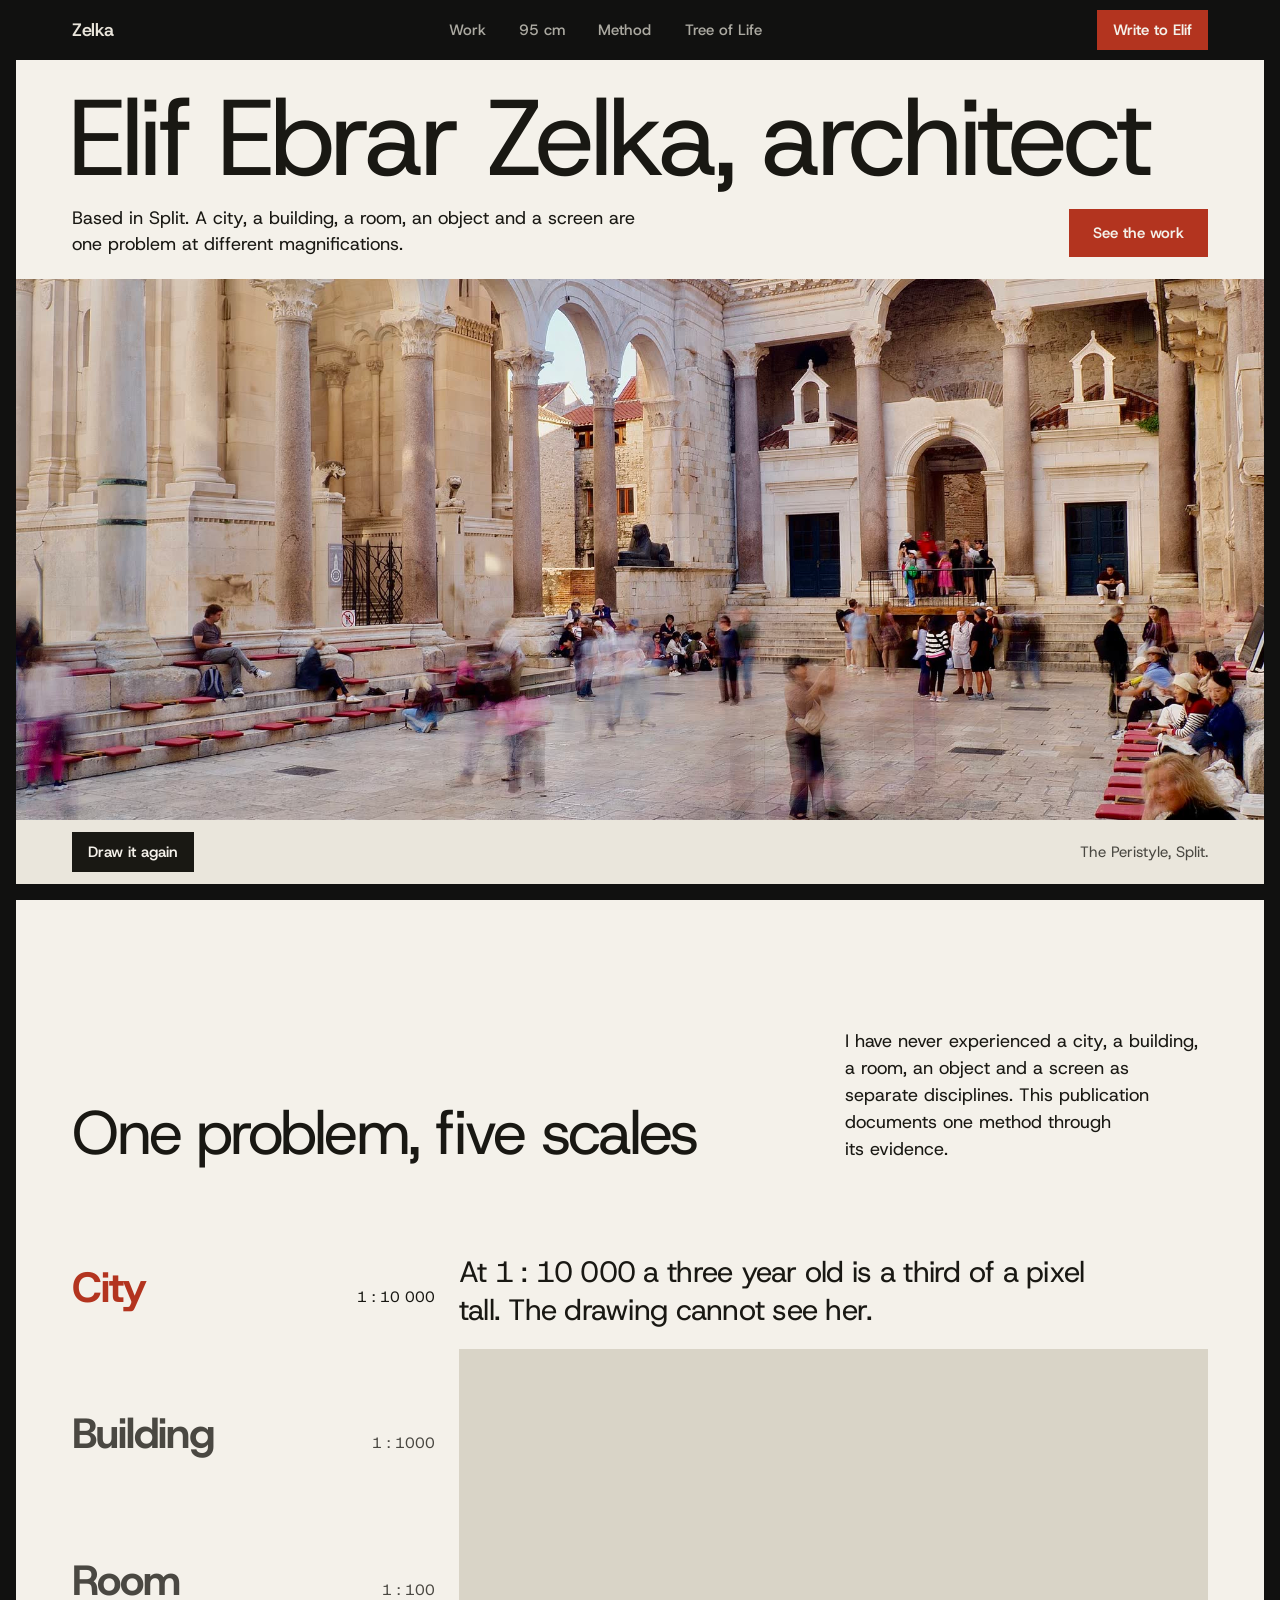
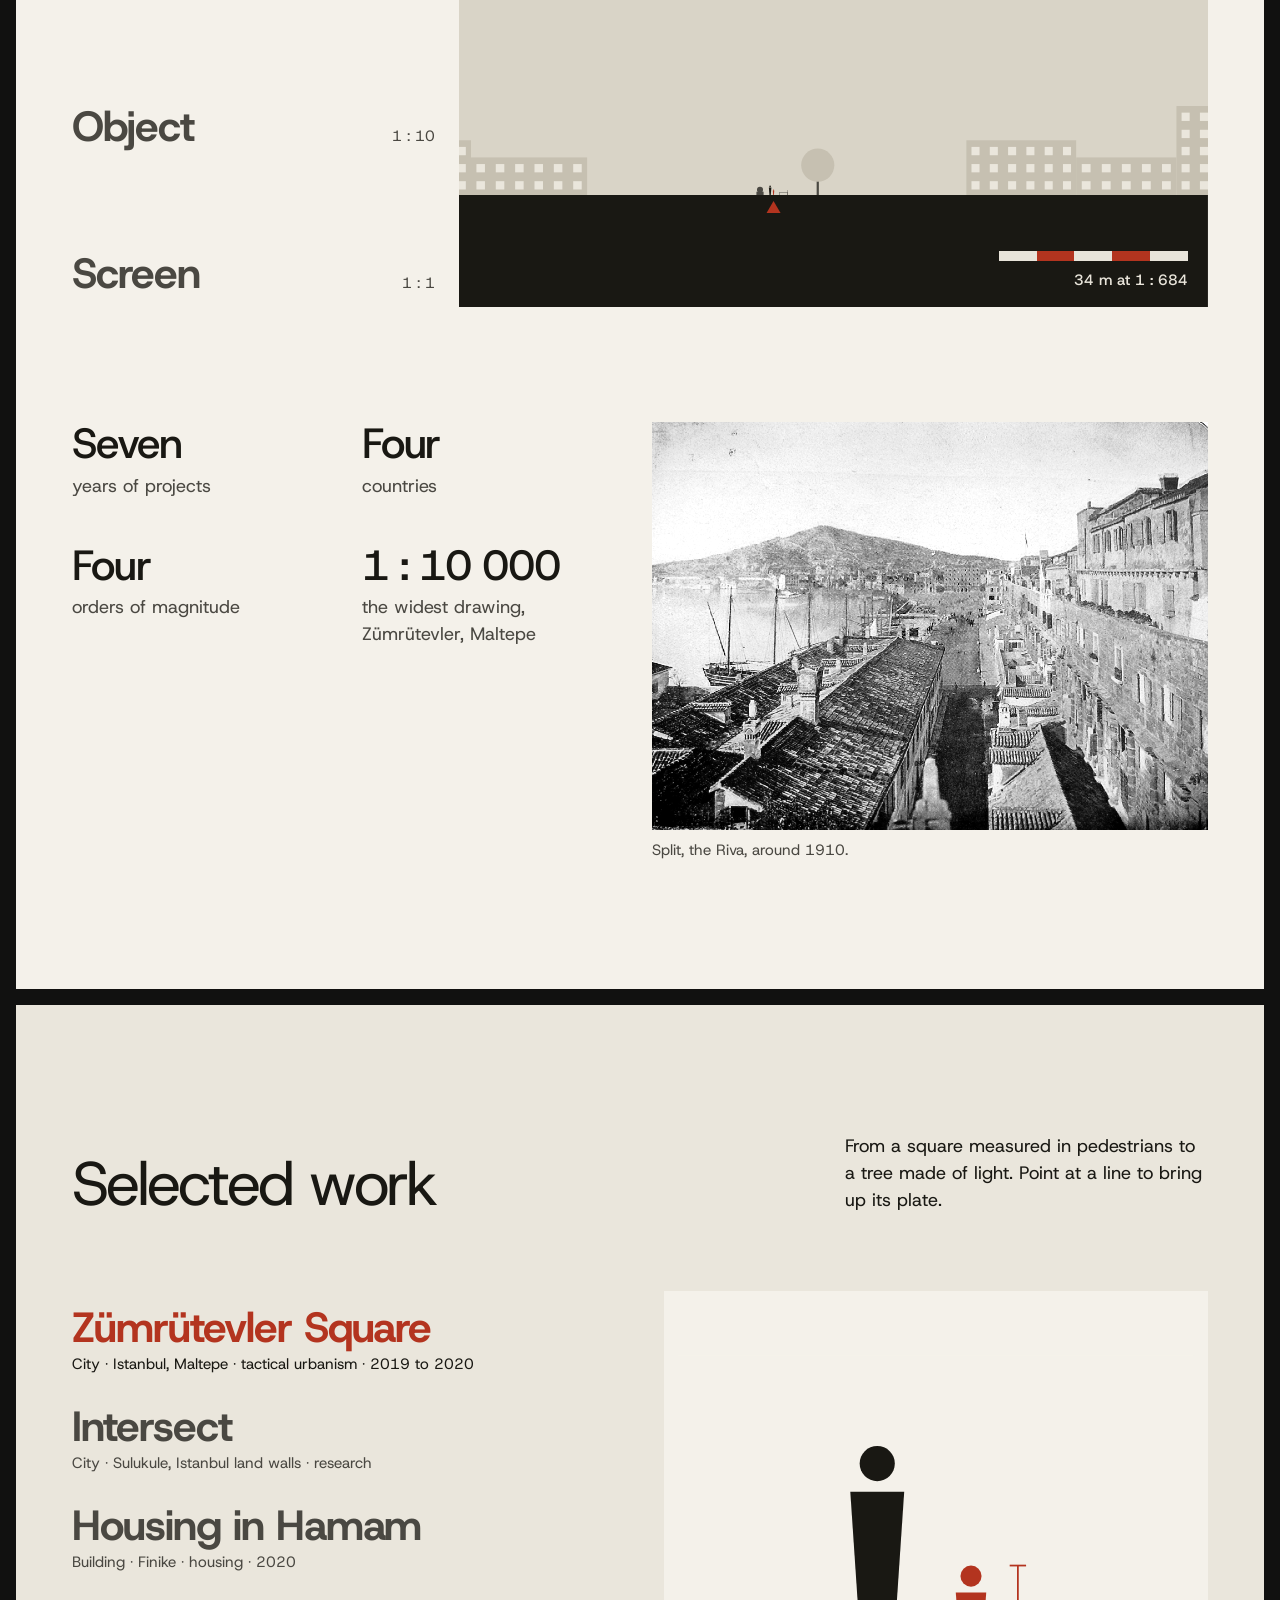
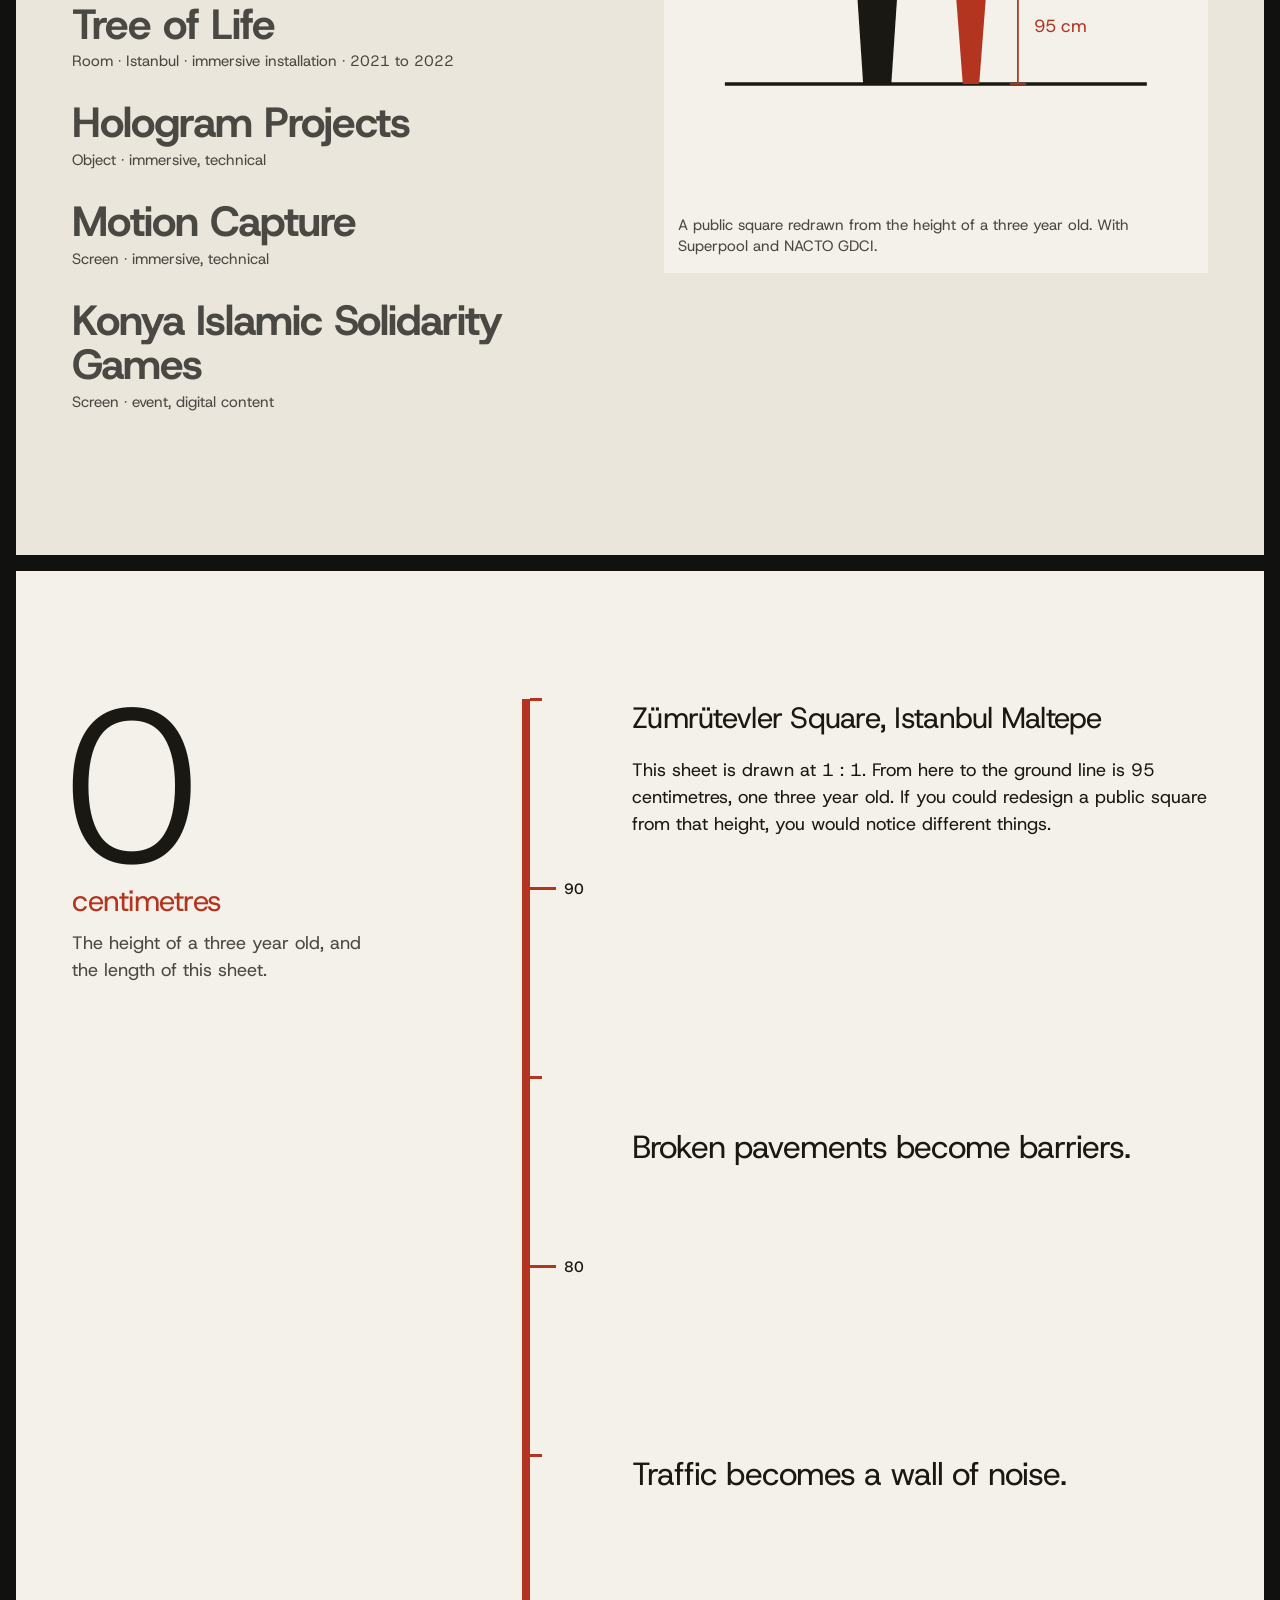
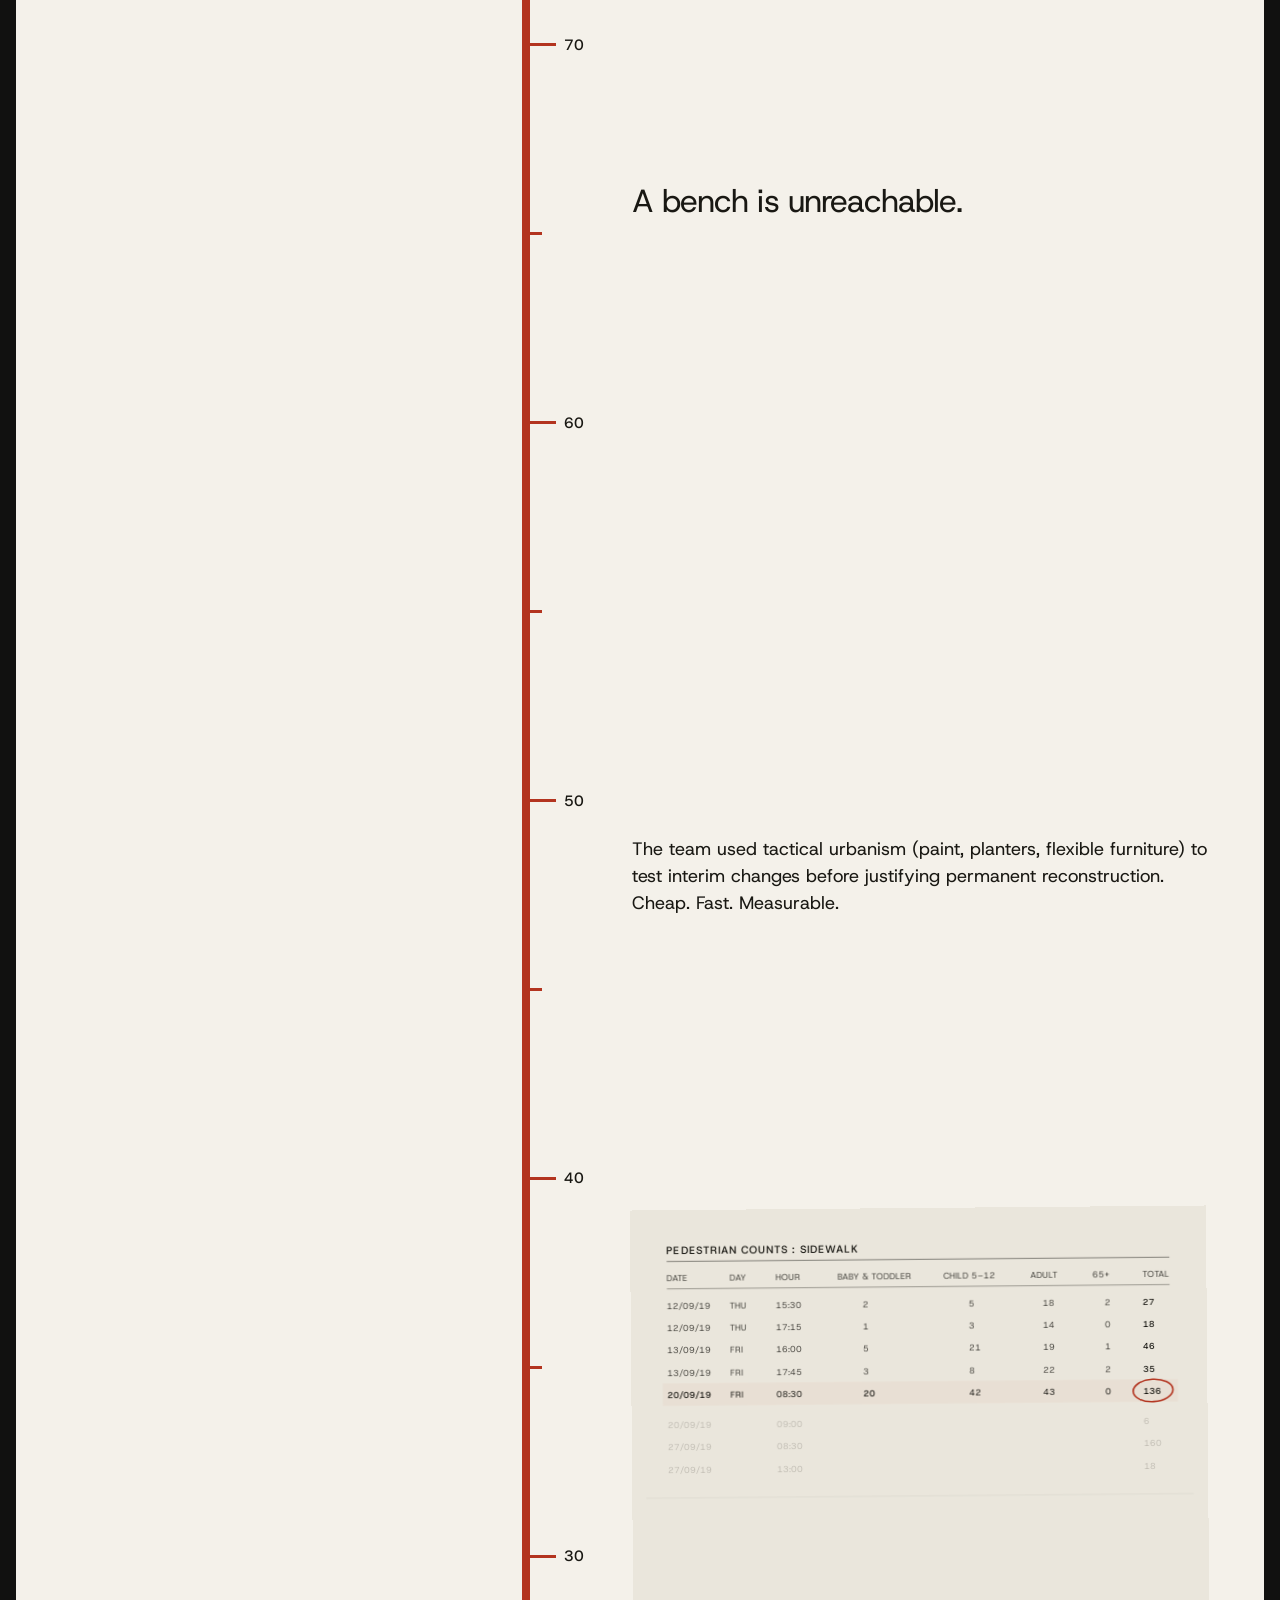
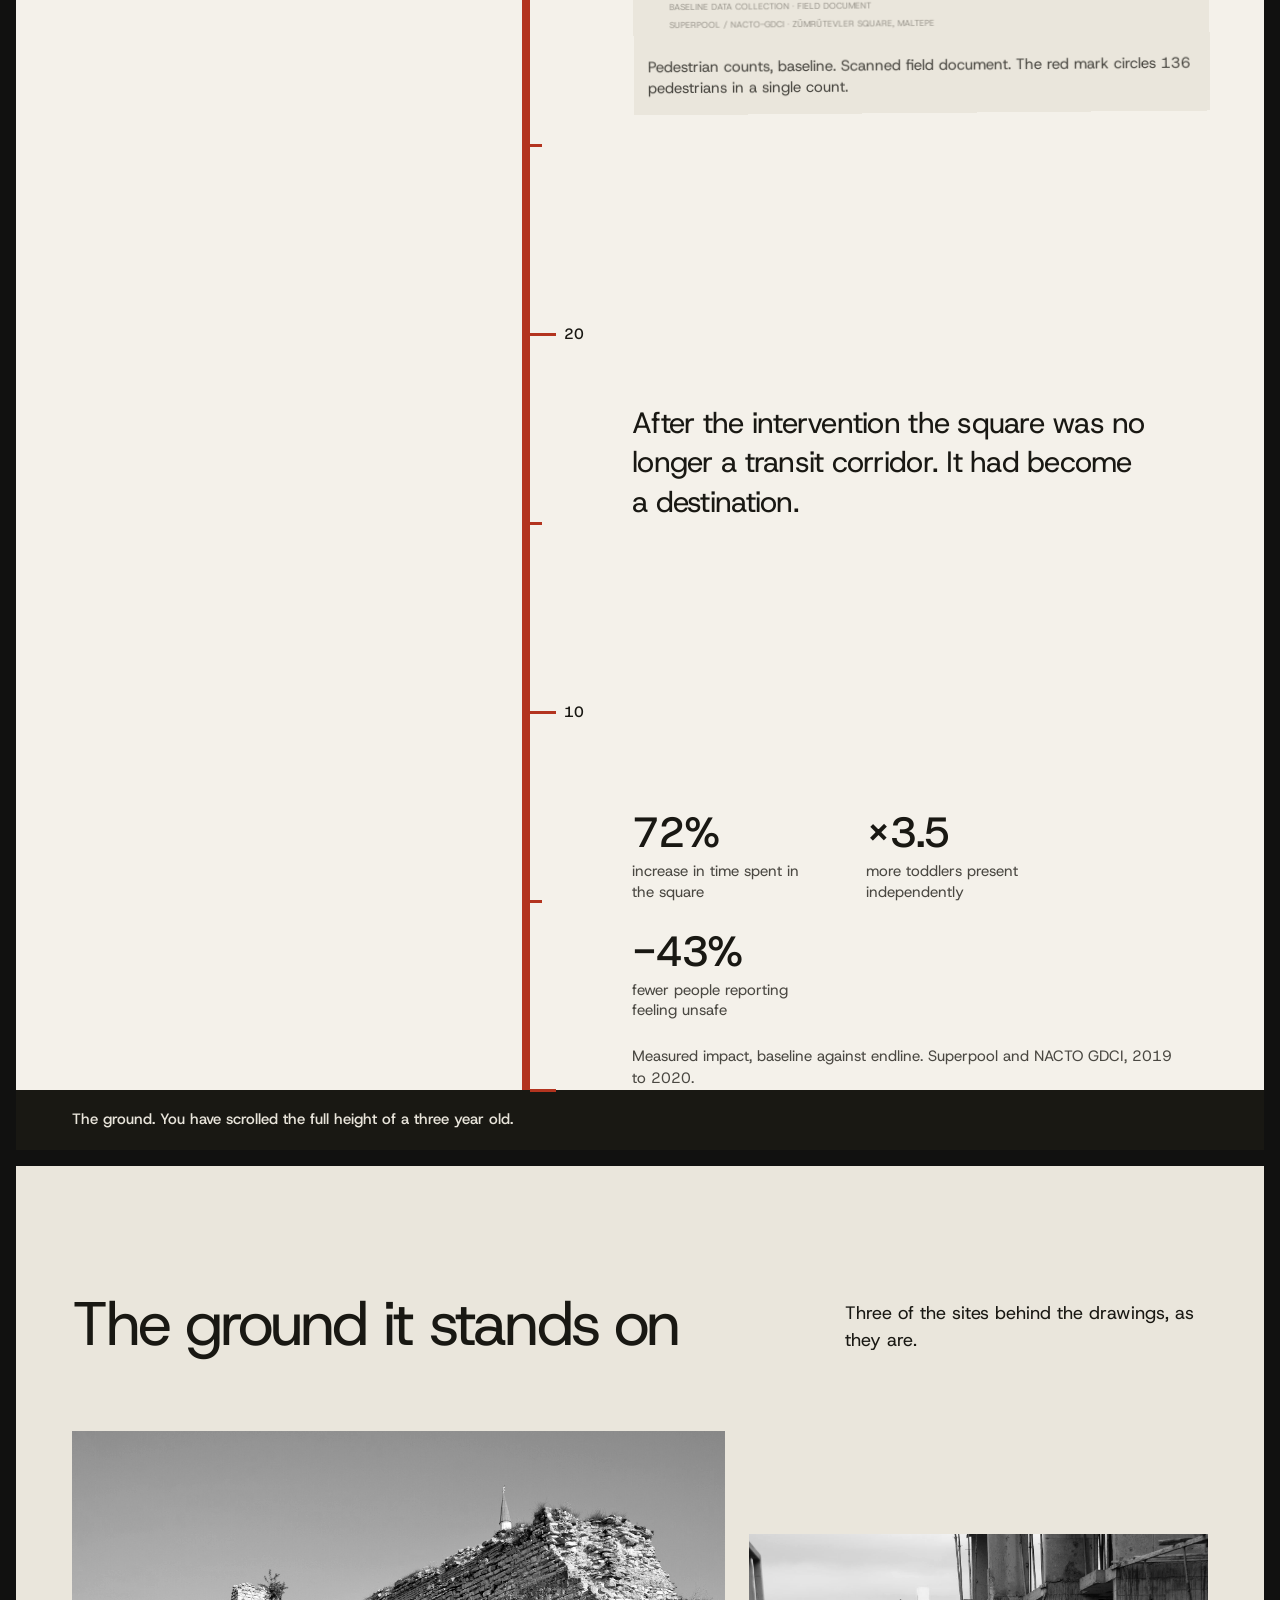
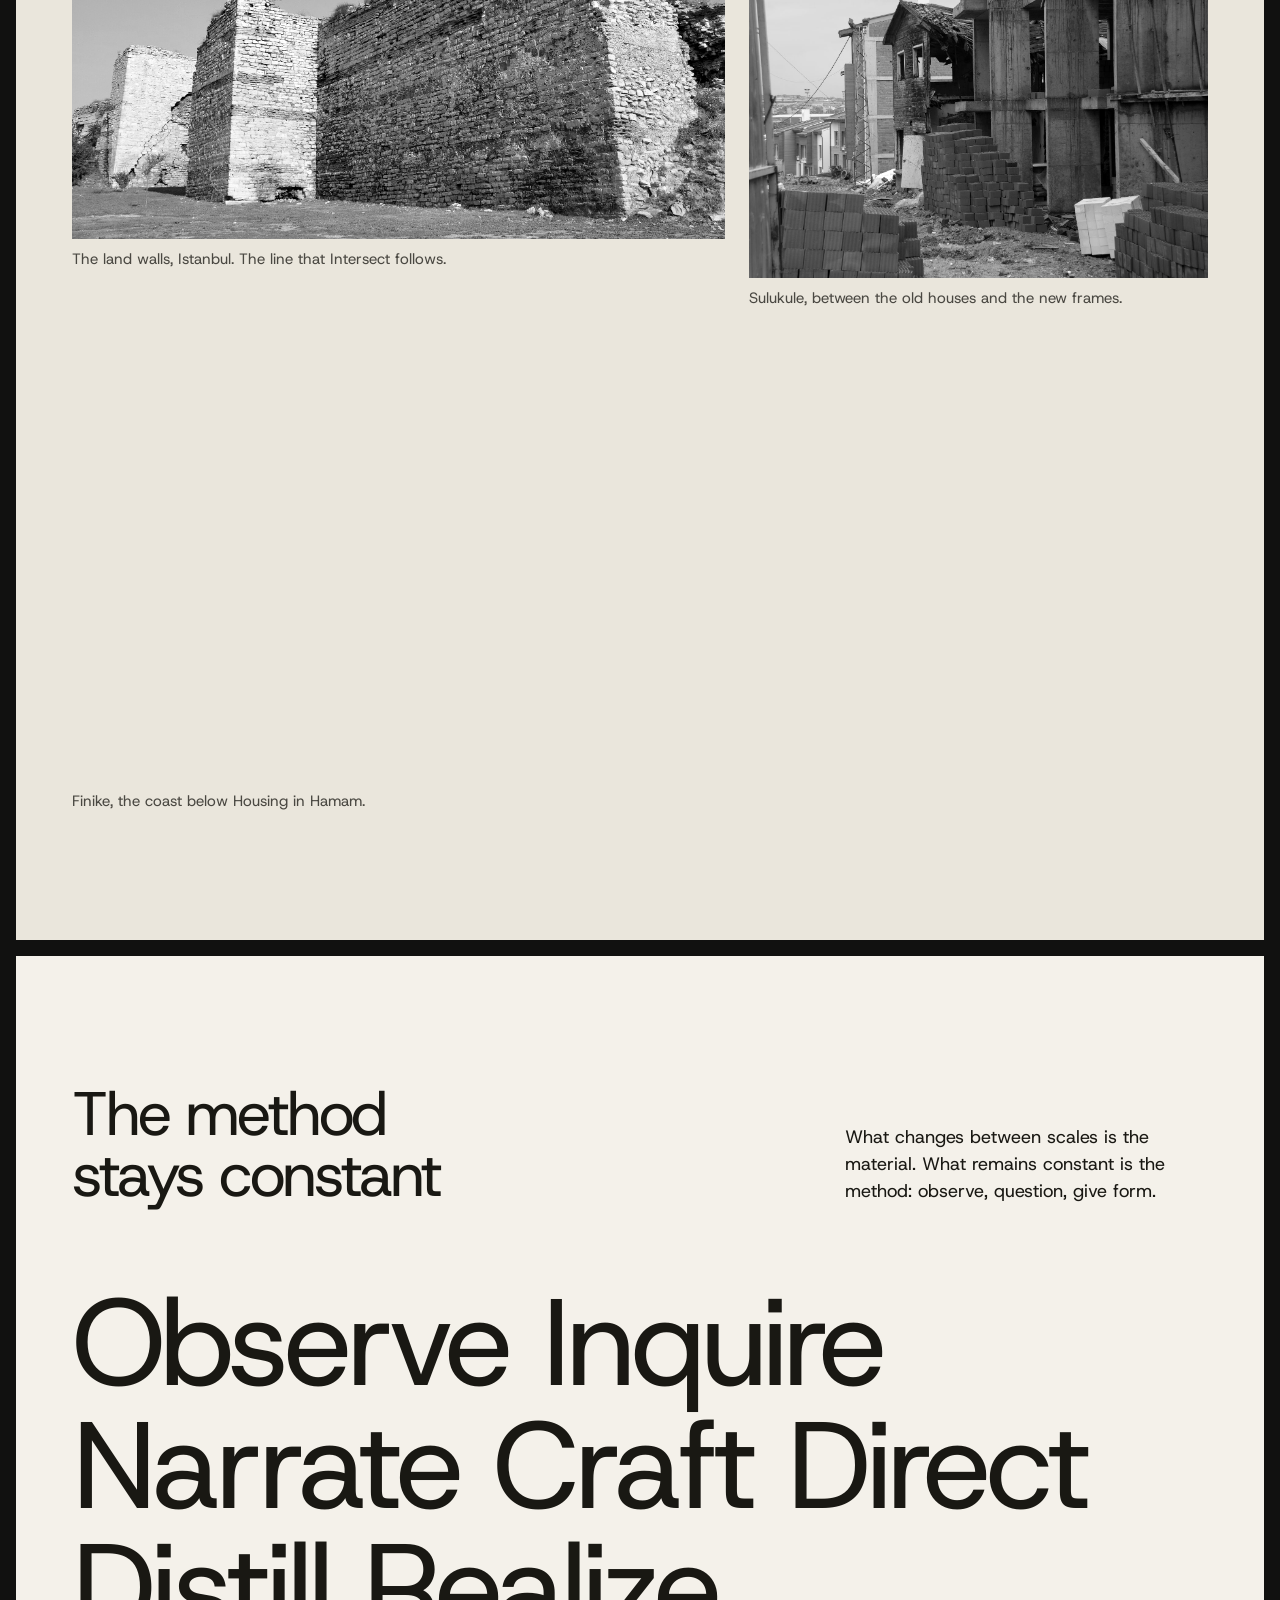
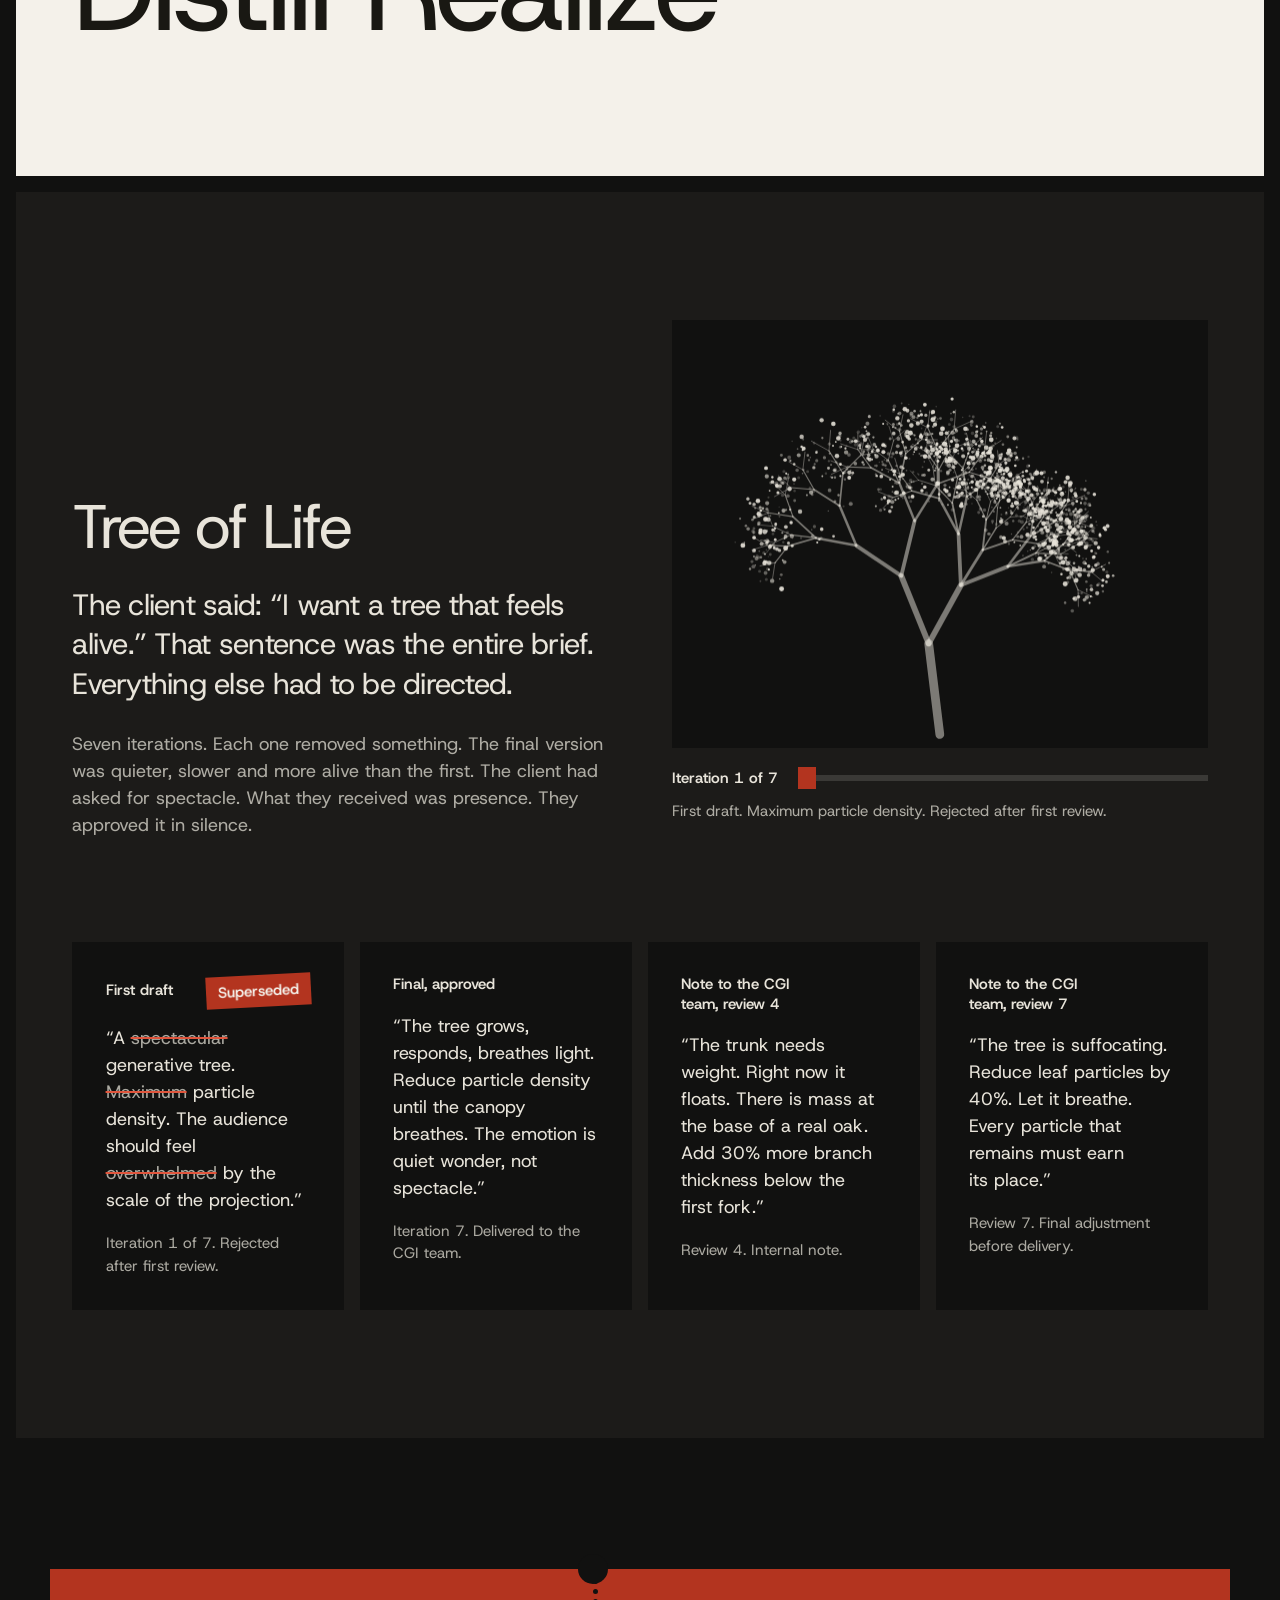
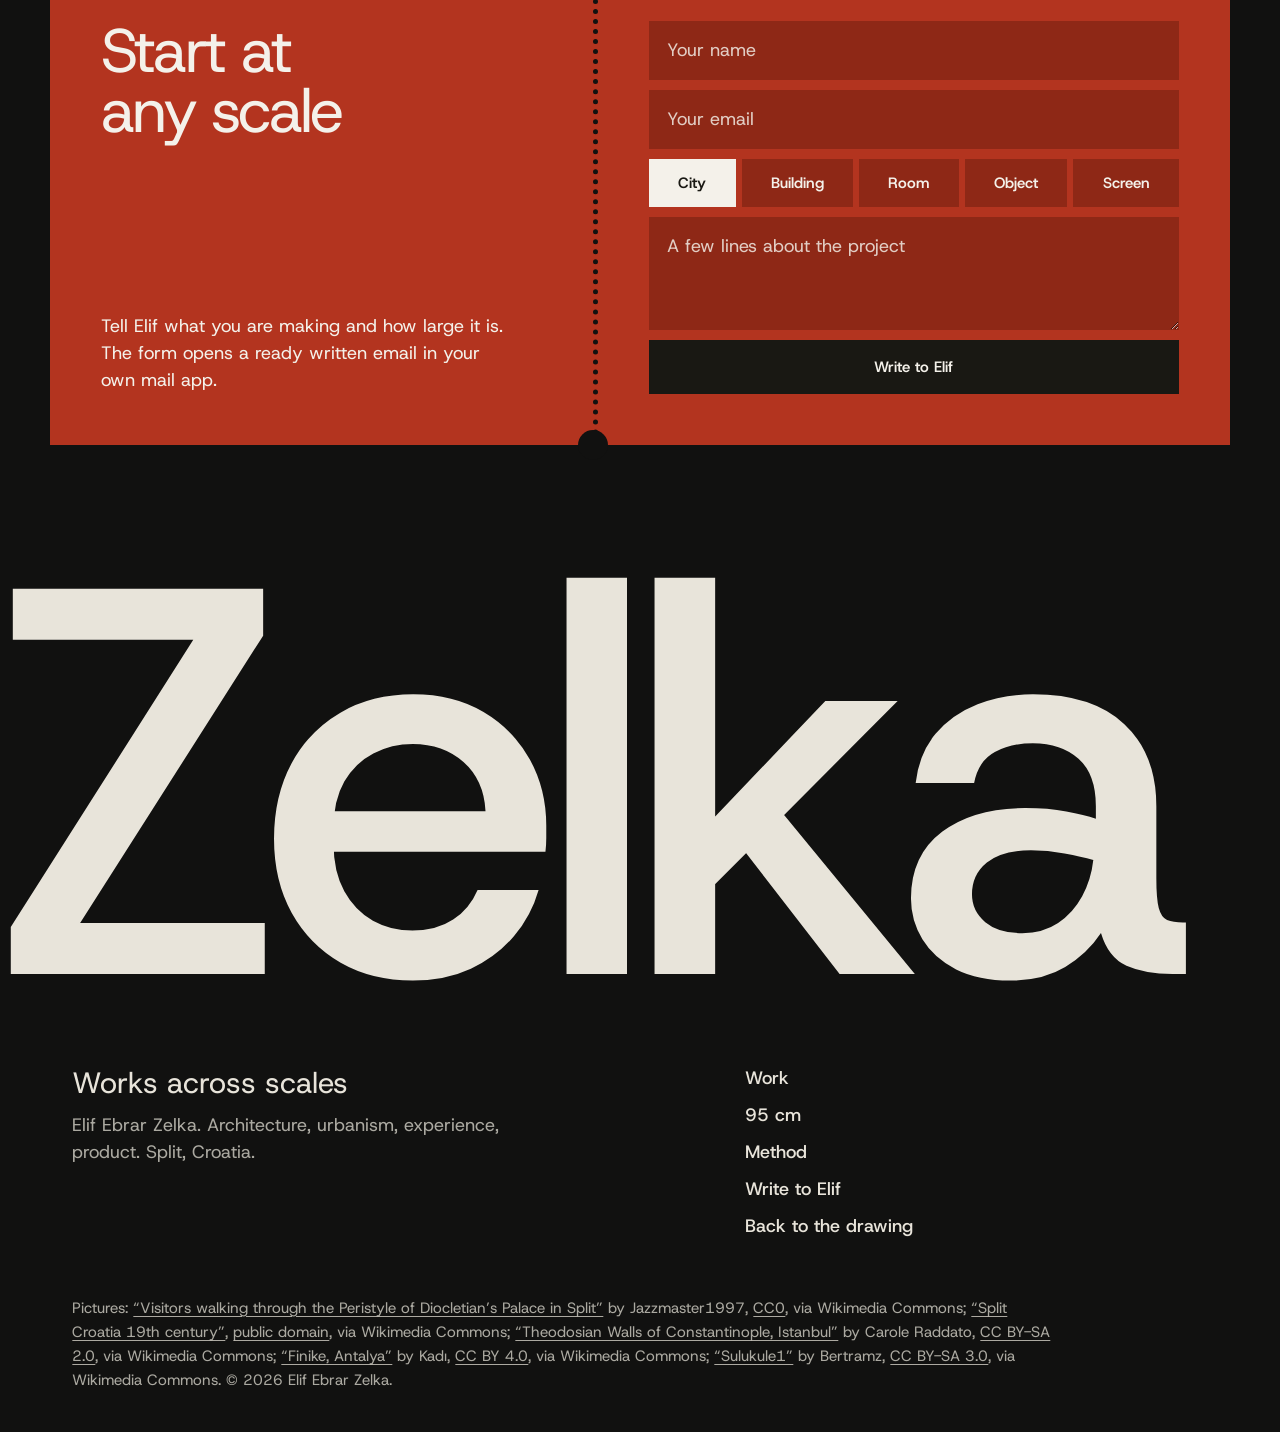
<file: index.html>
<!doctype html>
<html lang="en">
<head>
<meta charset="utf-8">
<meta name="viewport" content="width=device-width, initial-scale=1">
<title>Elif Ebrar Zelka, architect. Works across scales</title>
<meta name="description" content="Elif Ebrar Zelka is an architect in Split. Cities, buildings, rooms, objects and screens, treated as one problem at different magnifications.">
<meta property="og:title" content="Elif Ebrar Zelka, architect">
<meta property="og:description" content="Works across scales: city, building, room, object, screen.">
<meta property="og:type" content="website">
<meta name="theme-color" content="#111110">
<link rel="icon" href="favicon.svg" type="image/svg+xml">
<link rel="preconnect" href="https://fonts.googleapis.com">
<link rel="preconnect" href="https://fonts.gstatic.com" crossorigin>
<link href="https://fonts.googleapis.com/css2?family=Host+Grotesk:wght@300..700&amp;display=swap" rel="stylesheet">
<link rel="stylesheet" href="styles.css">
<script>document.documentElement.classList.add('js')</script>
</head>
<body>
<a class="skip" href="#main">Skip to the work</a>

<header class="bar">
  <a class="mark" href="#top">Zelka</a>
  <nav aria-label="Main">
    <ul>
      <li><a href="#work">Work</a></li>
      <li><a href="#observe">95 cm</a></li>
      <li><a href="#method">Method</a></li>
      <li><a href="#direct">Tree of Life</a></li>
    </ul>
  </nav>
  <a class="btn btn-sm" href="#contact">Write to Elif</a>
</header>

<main id="main">

<!-- ═══ Sheet 1: the drawing ═══ -->
<section class="sheet hero" id="top">
  <div class="title">
    <h1><span class="w" style="--i:0"><span>Elif</span></span> <span class="w" style="--i:1"><span>Ebrar</span></span> <span class="w" style="--i:2"><span>Zelka,</span></span> <span class="w" style="--i:3"><span>architect</span></span></h1>
    <div class="lede">
      <p>Based in Split. A city, a building, a room, an object and a screen are one problem at different magnifications.</p>
      <a class="btn" href="#work">See the work</a>
    </div>
  </div>

  <div class="stage" id="stage" data-line="assets/hero-line.jpg" data-colour="assets/hero-colour.jpg">
    <img class="still" src="assets/hero-colour.jpg" width="2000" height="1500" alt="The Peristyle of Diocletian's Palace in Split: a colonnade of arches and a temple front around a paved square, first as a pencil drawing, then in colour">
    <canvas id="pen" aria-hidden="true"></canvas>
    <p class="hint" id="hint" aria-hidden="true">Move across the drawing</p>
  </div>

  <div class="strip">
    <button class="btn btn-sm btn-ink" id="replay" type="button">Draw it again</button>
    <p class="cap">The Peristyle, Split.</p>
  </div>
</section>

<!-- ═══ Sheet 2: the position ═══ -->
<section class="sheet intro" id="about" data-rv>
  <div class="intro-top">
    <h2>One problem, five scales</h2>
    <p class="note">I have never experienced a city, a building, a room, an object and a screen as separate disciplines. This publication documents one method through its evidence.</p>
  </div>
  <div class="scalebox" id="scalebox">
    <fieldset class="scale-pick">
      <legend class="vh">Choose the scale of the drawing</legend>
      <label><input type="radio" name="sc" value="10000" checked><span><span class="sc-n">City</span><span class="sc-r">1 : 10 000</span></span></label>
      <label><input type="radio" name="sc" value="1000"><span><span class="sc-n">Building</span><span class="sc-r">1 : 1000</span></span></label>
      <label><input type="radio" name="sc" value="100"><span><span class="sc-n">Room</span><span class="sc-r">1 : 100</span></span></label>
      <label><input type="radio" name="sc" value="10"><span><span class="sc-n">Object</span><span class="sc-r">1 : 10</span></span></label>
      <label><input type="radio" name="sc" value="1"><span><span class="sc-n">Screen</span><span class="sc-r">1 : 1</span></span></label>
    </fieldset>
    <figure class="scale-stage">
      <figcaption id="scale-read" aria-live="polite">At 1 : 10 000 a three year old is a third of a pixel tall. The drawing cannot see her.</figcaption>
      <div class="scale-view">
        <canvas id="scale-canvas" role="img" aria-label="An elevation of a square that zooms between five drawing scales. A three year old, drawn in red and 95 centimetres tall, stands beside an adult, a bench and a planter. At the scale of the city she is too small to draw. At full size she is taller than the sheet."></canvas>
        <div class="sbar" aria-hidden="true">
          <div class="sbar-blocks"><i></i><i></i><i></i><i></i><i></i></div>
          <p id="sbar-text">500 m at 1 : 10 000</p>
        </div>
      </div>
    </figure>
  </div>
  <div class="intro-low">
    <dl class="facts">
      <div><dt>Seven</dt><dd>years of projects</dd></div>
      <div><dt>Four</dt><dd>countries</dd></div>
      <div><dt>Four</dt><dd>orders of magnitude</dd></div>
      <div><dt>1 : 10 000</dt><dd>the widest drawing, Zümrütevler, Maltepe</dd></div>
    </dl>
    <figure class="photo intro-photo">
      <img src="assets/split-riva-1910.jpg" width="1000" height="734" loading="lazy" alt="Black and white photograph looking down on the roofs and the waterfront of Split, with boats in the harbour and a hill behind">
      <figcaption>Split, the Riva, around 1910.</figcaption>
    </figure>
  </div>
</section>

<!-- ═══ Sheet 3: the index ═══ -->
<section class="sheet deep work" id="work" data-rv>
  <div class="work-head">
    <h2>Selected work</h2>
    <p>From a square measured in pedestrians to a tree made of light. Point at a line to bring up its plate.</p>
  </div>
  <div class="index">
    <ul class="rows">
      <li class="row is-on">
        <button type="button" aria-pressed="true"><span class="row-t">Zümrütevler Square</span><span class="row-m">City · Istanbul, Maltepe · tactical urbanism · 2019 to 2020</span></button>
        <figure class="plate">
          <svg viewBox="0 0 440 340" role="img" aria-label="Scale drawing: an adult beside a three year old child, the child dimensioned at 95 centimetres"><rect width="440" height="340" fill="var(--paper)"/><line x1="40" y1="280" x2="400" y2="280" stroke="var(--ink)" stroke-width="3"/><circle cx="170" cy="92" r="15" fill="var(--ink)"/><polygon points="147,116 193,116 182,280 158,280" fill="var(--ink)"/><circle cx="250" cy="188" r="9" fill="var(--red)"/><polygon points="237,202 263,202 257,280 243,280" fill="var(--red)"/><g stroke="var(--red)" stroke-width="1.5"><line x1="290" y1="179" x2="290" y2="280"/><line x1="283" y1="179" x2="297" y2="179"/><line x1="283" y1="280" x2="297" y2="280"/></g><text x="304" y="236" font-family="var(--mono)" font-size="15" fill="var(--red)">95 cm</text></svg>
          <figcaption>A public square redrawn from the height of a three year old. With Superpool and NACTO GDCI.</figcaption>
        </figure>
      </li>
      <li class="row">
        <button type="button" aria-pressed="false"><span class="row-t">Intersect</span><span class="row-m">City · Sulukule, Istanbul land walls · research</span></button>
        <figure class="plate">
                  <svg role="img" aria-label="Four panel notation drawing with red movement traces" viewBox="0 0 400 400" xmlns="http://www.w3.org/2000/svg">
          <rect width="400" height="400" fill="var(--paper-deep)"/>
          <g stroke="var(--ink)" stroke-width="0.4" fill="none">
            <rect x="20" y="20" width="170" height="170"/>
            <rect x="210" y="20" width="170" height="170"/>
            <rect x="20" y="210" width="170" height="170"/>
            <rect x="210" y="210" width="170" height="170"/>
          </g>
          <g stroke="var(--red)" stroke-width="1.1" fill="none" opacity="0.85">
            <path d="M40 160 C60 100 120 80 160 50"/>
            <path d="M50 140 C80 110 130 90 170 60"/>
            <path d="M230 50 L300 100 L250 160 L350 130"/>
            <path d="M40 250 C80 280 120 240 170 300 C140 350 60 330 40 360"/>
          </g>
          <g stroke="var(--ink)" stroke-width="0.7" fill="rgba(25,24,19,0.03)">
            <rect x="80" y="100" width="30" height="20" transform="rotate(-15 95 110)"/>
            <rect x="120" y="60" width="25" height="35"/>
            <rect x="250" y="80" width="40" height="25" transform="rotate(5 270 92)"/>
            <rect x="290" y="230" width="50" height="30"/>
            <rect x="240" y="280" width="35" height="45" transform="rotate(-8 258 302)"/>
          </g>
          <g fill="var(--ink)" opacity="0.4">
            <circle cx="100" cy="330" r="2.5"/><line x1="100" y1="333" x2="100" y2="342" stroke="var(--ink)" stroke-width="0.7"/>
            <circle cx="140" cy="270" r="2.5"/><line x1="140" y1="273" x2="140" y2="282" stroke="var(--ink)" stroke-width="0.7"/>
          </g>
          <text x="24" y="197" font-family="var(--mono)" font-size="6.5" fill="var(--red)" letter-spacing="0.08em">ROUTE</text>
          <text x="214" y="197" font-family="var(--mono)" font-size="6.5" fill="var(--red)" letter-spacing="0.08em">BUILDING</text>
          <text x="24" y="387" font-family="var(--mono)" font-size="6.5" fill="var(--red)" letter-spacing="0.08em">EVENT</text>
          <text x="214" y="387" font-family="var(--mono)" font-size="6.5" fill="var(--red)" letter-spacing="0.08em">OBJECT</text>
        </svg>
          <figcaption>Notation panel: route, building, event, object. After Bernard Tschumi. Under consultancy of Ozan Avcı.</figcaption>
        </figure>
      </li>
      <li class="row">
        <button type="button" aria-pressed="false"><span class="row-t">Housing in Hamam</span><span class="row-m">Building · Finike · housing · 2020</span></button>
        <figure class="plate">
              <svg role="img" aria-label="Topographic drawing of Finike with buildings and a red section line" viewBox="0 0 460 620" fill="none" xmlns="http://www.w3.org/2000/svg">
      <!-- Finike topographic fragment -->
      <g stroke="var(--ink2)" stroke-width="0.5" opacity="0.4">
        <path d="M30 560 C80 530 150 540 210 500 C270 460 310 480 370 440"/>
        <path d="M10 520 C60 490 130 500 190 460 C250 420 290 440 350 400"/>
        <path d="M0 480 C40 450 120 460 180 420 C240 380 280 400 340 360"/>
        <path d="M0 440 C30 410 110 420 170 380 C230 340 270 360 330 320"/>
        <path d="M0 400 C20 370 100 380 160 340 C220 300 260 320 320 280"/>
        <path d="M0 360 C10 330 90 340 150 300 C210 260 250 280 310 240"/>
        <path d="M10 320 C30 290 80 300 140 260 C200 220 240 240 300 200"/>
        <path d="M20 280 C40 250 70 260 130 220 C190 180 230 200 290 160"/>
      </g>
      <!-- buildings -->
      <g stroke="var(--ink)" stroke-width="1" fill="none">
        <rect x="115" y="360" width="38" height="26" transform="rotate(-7 134 373)"/>
        <rect x="195" y="320" width="50" height="30" transform="rotate(-4 220 335)"/>
        <rect x="300" y="260" width="32" height="42" transform="rotate(-10 316 281)"/>
        <rect x="75" y="420" width="28" height="18"/>
        <rect x="250" y="380" width="44" height="22" transform="rotate(3 272 391)"/>
      </g>
      <!-- red: section cut line -->
      <g stroke="var(--red)" stroke-width="1">
        <line x1="60" y1="250" x2="380" y2="450" stroke-dasharray="12 4"/>
        <!-- section arrows -->
        <polygon points="56,246 64,242 60,250" fill="var(--red)"/>
        <polygon points="384,454 376,458 380,450" fill="var(--red)"/>
      </g>
      <text x="48" y="238" font-family="var(--mono)" font-size="8" fill="var(--red)" letter-spacing="0.06em">A</text>
      <text x="388" y="466" font-family="var(--mono)" font-size="8" fill="var(--red)" letter-spacing="0.06em">A'</text>
      <!-- red dimension -->
      <g stroke="var(--red)" stroke-width="0.7">
        <line x1="115" y1="350" x2="260" y2="350"/>
        <line x1="115" y1="346" x2="115" y2="354"/>
        <line x1="260" y1="346" x2="260" y2="354"/>
      </g>
      <text x="168" y="344" font-family="var(--mono)" font-size="7.5" fill="var(--red)">142 m</text>
      <!-- handwritten note (italic serif, small, human) -->
      <text x="310" y="245" font-family="var(--serif)" font-size="10" fill="var(--ink2)" font-style="italic" opacity="0.65" transform="rotate(-2 310 245)">the site ·</text>
      <circle cx="316" cy="281" r="2.5" fill="var(--red)" opacity="0.7"/>
      <!-- north -->
      <g transform="translate(410,560)">
        <circle r="12" stroke="var(--ink)" stroke-width="0.6" fill="none"/>
        <polygon points="0,-9 2.5,4 0,0 -2.5,4" fill="var(--ink)"/>
      </g>
      <!-- scale -->
      <g transform="translate(28,598)">
        <line x1="0" y1="0" x2="70" y2="0" stroke="var(--ink)" stroke-width="1.2"/>
        <line x1="0" y1="-3" x2="0" y2="3" stroke="var(--ink)" stroke-width="0.8"/>
        <line x1="70" y1="-3" x2="70" y2="3" stroke="var(--ink)" stroke-width="0.8"/>
        <text x="0" y="12" font-family="var(--mono)" font-size="7" fill="var(--ink3)">0</text>
        <text x="56" y="12" font-family="var(--mono)" font-size="7" fill="var(--ink3)">100m</text>
      </g>
    </svg>
          <figcaption>Finike. Topographic fragment with section cut A to A′.</figcaption>
        </figure>
      </li>
      <li class="row">
        <button type="button" aria-pressed="false"><span class="row-t">Tree of Life</span><span class="row-m">Room · Istanbul · immersive installation · 2021 to 2022</span></button>
        <figure class="plate plate-dark">
              <svg aria-hidden="true" viewBox="0 0 1200 800" preserveAspectRatio="xMidYMid slice" xmlns="http://www.w3.org/2000/svg">
      <rect width="1200" height="800" fill="var(--dark)"/>
      <!-- trunk: barely visible -->
      <g stroke="rgba(232,228,218,0.06)" stroke-width="1.2" fill="none">
        <path d="M600 780 C598 680 594 600 600 500 C606 400 597 340 600 260"/>
        <path d="M600 500 C555 455 490 435 420 420"/><path d="M600 500 C645 455 710 435 780 425"/>
        <path d="M600 380 C545 350 470 335 400 325"/><path d="M600 380 C655 350 730 335 800 325"/>
        <path d="M600 300 C565 270 510 255 450 245"/><path d="M600 300 C635 270 690 255 750 245"/>
        <path d="M600 260 C575 220 535 185 480 160"/><path d="M600 260 C625 220 665 185 720 165"/>
        <path d="M420 420 C380 400 340 390 290 380"/><path d="M780 425 C820 405 860 395 910 390"/>
        <path d="M400 325 C360 305 320 295 270 285"/><path d="M800 325 C840 305 880 295 930 285"/>
        <path d="M450 245 C410 225 370 210 320 195"/><path d="M750 245 C790 225 830 210 880 200"/>
        <path d="M480 160 C450 130 420 100 385 70"/><path d="M720 165 C750 135 780 105 815 75"/>
      </g>
      <!-- leaves: faint points of light -->
      <g fill="rgba(232,228,218,0.09)">
        <circle cx="290" cy="378" r="2.5"/><circle cx="270" cy="283" r="2"/><circle cx="320" cy="193" r="2.5"/>
        <circle cx="385" cy="68" r="2"/><circle cx="910" cy="388" r="2"/><circle cx="930" cy="283" r="2.5"/>
        <circle cx="880" cy="198" r="2"/><circle cx="815" cy="73" r="2.5"/><circle cx="420" cy="418" r="1.5"/>
        <circle cx="780" cy="423" r="1.5"/><circle cx="400" cy="323" r="2"/><circle cx="800" cy="323" r="2"/>
        <circle cx="450" cy="243" r="2"/><circle cx="750" cy="243" r="1.5"/><circle cx="480" cy="158" r="2"/>
        <circle cx="720" cy="163" r="2"/><circle cx="600" cy="258" r="3"/>
      </g>
      <!-- one bright pulse -->
      <circle cx="600" cy="190" r="3.5" fill="rgba(232,228,218,0.22)"/>
      <circle cx="600" cy="190" r="10" fill="none" stroke="rgba(232,228,218,0.05)" stroke-width="1"/>
      <!-- projection cone: very faint red -->
      <g stroke="rgba(179,52,31,0.08)" stroke-width="0.5"><path d="M600 0 L250 800"/><path d="M600 0 L950 800"/></g>
    </svg>
          <figcaption>CGI, projection, narrative. Creative direction at Illusionist Digital Arts Studio.</figcaption>
        </figure>
      </li>
      <li class="row">
        <button type="button" aria-pressed="false"><span class="row-t">Hologram Projects</span><span class="row-m">Object · immersive, technical</span></button>
        <figure class="plate plate-word"><p>Hologram</p><figcaption>Technical register, Illusionist Digital Arts Studio, Istanbul.</figcaption></figure>
      </li>
      <li class="row">
        <button type="button" aria-pressed="false"><span class="row-t">Motion Capture</span><span class="row-m">Screen · immersive, technical</span></button>
        <figure class="plate plate-word"><p>Motion</p><figcaption>Technical register, Illusionist Digital Arts Studio, Istanbul.</figcaption></figure>
      </li>
      <li class="row">
        <button type="button" aria-pressed="false"><span class="row-t">Konya Islamic Solidarity Games</span><span class="row-m">Screen · event, digital content</span></button>
        <figure class="plate plate-word"><p>Konya</p><figcaption>Digital content for the games. Technical register.</figcaption></figure>
      </li>
    </ul>
    <div class="frame" aria-hidden="true"></div>
  </div>
</section>

<!-- ═══ Sheet 4: 95 cm ═══ -->
<section class="sheet observe" id="observe">
  <div class="measure">
    <h2 aria-label="95 centimetres"><span class="num" id="cm" aria-hidden="true">95</span> <span aria-hidden="true">centimetres</span></h2>
    <p class="measure-note">The height of a three year old, and the length of this sheet.</p>
  </div>
  <div class="rule95" id="rule95" aria-hidden="true"></div>
  <div class="evidence">
    <div data-ri>
      <h3>Zümrütevler Square, Istanbul Maltepe</h3>
      <p>This sheet is drawn at 1 : 1. From here to the ground line is 95 centimetres, one three year old. If you could redesign a public square from that height, you would notice different things.</p>
    </div>
    <p class="seen" data-ri>Broken pavements become barriers.</p>
    <p class="seen" data-ri>Traffic becomes a wall of noise.</p>
    <p class="seen" data-ri>A bench is unreachable.</p>
    <p class="seen" data-ri>A planter is a horizon.</p>
    <p data-ri>The team used tactical urbanism (paint, planters, flexible furniture) to test interim changes before justifying permanent reconstruction. Cheap. Fast. Measurable.</p>
    <figure class="doc" data-ri>
            <svg role="img" aria-label="Scanned pedestrian count sheet with one total circled in red" viewBox="0 0 440 340" xmlns="http://www.w3.org/2000/svg">
        <rect width="440" height="340" fill="var(--paper-deep)"/>
        <text x="18" y="24" font-family="var(--mono)" font-size="8.5" fill="var(--ink)" font-weight="500" letter-spacing="0.1em">PEDESTRIAN COUNTS : SIDEWALK</text>
        <line x1="18" y1="30" x2="422" y2="30" stroke="var(--ink)" stroke-width="0.4"/>
        <g font-family="var(--mono)" font-size="7" fill="var(--ink2)">
          <text x="18" y="46">DATE</text><text x="68" y="46">DAY</text><text x="105" y="46">HOUR</text>
          <text x="155" y="46">BABY &amp; TODDLER</text><text x="240" y="46">CHILD 5–12</text>
          <text x="310" y="46">ADULT</text><text x="360" y="46">65+</text><text x="400" y="46">TOTAL</text>
        </g>
        <line x1="18" y1="52" x2="422" y2="52" stroke="var(--ink)" stroke-width="0.3"/>
        <g font-family="var(--mono)" font-size="7" fill="var(--ink2)">
          <text x="18" y="68">12/09/19</text><text x="68" y="68">THU</text><text x="105" y="68">15:30</text><text x="175" y="68">2</text><text x="260" y="68">5</text><text x="320" y="68">18</text><text x="370" y="68">2</text><text x="400" y="68" fill="var(--ink)" font-weight="500">27</text>
          <text x="18" y="86">12/09/19</text><text x="68" y="86">THU</text><text x="105" y="86">17:15</text><text x="175" y="86">1</text><text x="260" y="86">3</text><text x="320" y="86">14</text><text x="370" y="86">0</text><text x="400" y="86" fill="var(--ink)" font-weight="500">18</text>
          <text x="18" y="104">13/09/19</text><text x="68" y="104">FRI</text><text x="105" y="104">16:00</text><text x="175" y="104">5</text><text x="260" y="104">21</text><text x="320" y="104">19</text><text x="370" y="104">1</text><text x="400" y="104" fill="var(--ink)" font-weight="500">46</text>
          <text x="18" y="122">13/09/19</text><text x="68" y="122">FRI</text><text x="105" y="122">17:45</text><text x="175" y="122">3</text><text x="260" y="122">8</text><text x="320" y="122">22</text><text x="370" y="122">2</text><text x="400" y="122" fill="var(--ink)" font-weight="500">35</text>
        </g>
        <!-- highlighted row — red circle around the key datapoint -->
        <rect x="14" y="128" width="414" height="18" fill="rgba(179,52,31,0.04)"/>
        <g font-family="var(--mono)" font-size="7" fill="var(--ink)">
          <text x="18" y="140" font-weight="500">20/09/19</text><text x="68" y="140">FRI</text><text x="105" y="140">08:30</text><text x="175" y="140" font-weight="500">20</text><text x="260" y="140">42</text><text x="320" y="140">43</text><text x="370" y="140">0</text><text x="400" y="140" font-weight="500">136</text>
        </g>
        <!-- red pen circle around "136" — hand-drawn feel -->
        <ellipse cx="408" cy="137" rx="16" ry="9" stroke="var(--red)" stroke-width="1.3" fill="none" transform="rotate(-3 408 137)"/>
        <!-- more rows fading -->
        <g font-family="var(--mono)" font-size="7" fill="var(--ink3)" opacity="0.5">
          <text x="18" y="164">20/09/19</text><text x="105" y="164">09:00</text><text x="400" y="164">6</text>
          <text x="18" y="182">27/09/19</text><text x="105" y="182">08:30</text><text x="400" y="182">160</text>
          <text x="18" y="200">27/09/19</text><text x="105" y="200">13:00</text><text x="400" y="200">18</text>
        </g>
        <!-- fold crease -->
        <line x1="0" y1="220" x2="440" y2="220" stroke="rgba(25,24,19,0.04)" stroke-width="1"/>
        <!-- bottom -->
        <text x="18" y="310" font-family="var(--mono)" font-size="7" fill="var(--ink3)">BASELINE DATA COLLECTION · FIELD DOCUMENT</text>
        <text x="18" y="325" font-family="var(--mono)" font-size="7" fill="var(--ink3)">SUPERPOOL / NACTO-GDCI · ZÜMRÜTEVLER SQUARE, MALTEPE</text>
      </svg>
      <figcaption>Pedestrian counts, baseline. Scanned field document. The red mark circles 136 pedestrians in a single count.</figcaption>
    </figure>
    <p class="statement" data-ri>After the intervention the square was no longer a transit corridor. It had become a destination.</p>
    <div data-ri>
      <dl class="data">
        <div><dt data-count>72%</dt><dd>increase in time spent in the square</dd></div>
        <div><dt data-count>×3.5</dt><dd>more toddlers present independently</dd></div>
        <div><dt data-count>−43%</dt><dd>fewer people reporting feeling unsafe</dd></div>
      </dl>
      <p class="source">Measured impact, baseline against endline. Superpool and NACTO GDCI, 2019 to 2020.</p>
    </div>
  </div>
  <p class="ground">The ground. You have scrolled the full height of a three year old.</p>
</section>

<!-- ═══ Sheet 5: sites ═══ -->
<section class="sheet deep sites" id="sites" data-rv>
  <div class="sites-head">
    <h2>The ground it stands on</h2>
    <p>Three of the sites behind the drawings, as they are.</p>
  </div>
  <div class="sites-grid">
    <figure class="photo s1">
      <img src="assets/land-walls-istanbul.jpg" width="1600" height="1059" loading="lazy" alt="Two towers and a stretch of the striped stone and brick land walls of Istanbul on a lawn under a clear sky">
      <figcaption>The land walls, Istanbul. The line that Intersect follows.</figcaption>
    </figure>
    <figure class="photo s2">
      <img src="assets/sulukule.jpg" width="1600" height="1071" loading="lazy" alt="An old timber house in Sulukule beside new concrete frames and stacks of red brick">
      <figcaption>Sulukule, between the old houses and the new frames.</figcaption>
    </figure>
    <figure class="photo s3">
      <img src="assets/finike.jpg" width="1600" height="1200" loading="lazy" alt="Palm trees along an empty seafront at Finike with hills across the bay">
      <figcaption>Finike, the coast below Housing in Hamam.</figcaption>
    </figure>
  </div>
</section>

<!-- ═══ Sheet 6: method ═══ -->
<section class="sheet method" id="method" data-rv>
  <div class="method-head">
    <h2>The method stays constant</h2>
    <p>What changes between scales is the material. What remains constant is the method: observe, question, give form.</p>
  </div>
  <ul class="verbs" data-words><li>Observe</li><li>Inquire</li><li>Narrate</li><li>Craft</li><li>Direct</li><li>Distill</li><li>Realize</li></ul>
</section>

<!-- ═══ Sheet 7: the dark room ═══ -->
<section class="sheet dark direct" id="direct" data-rv>
  <div class="direct-top">
    <div class="direct-text">
      <h2>Tree of Life</h2>
      <p class="statement">The client said: “I want a tree that feels alive.” That sentence was the entire brief. Everything else had to be directed.</p>
      <p>Seven iterations. Each one removed something. The final version was quieter, slower and more alive than the first. The client had asked for spectacle. What they received was presence. They approved it in silence.</p>
    </div>
    <figure class="tree" id="tree">
      <canvas id="tree-canvas" role="img" aria-label="A tree made of points of light. Dragging the control steps through the seven iterations of the project: each one has fewer particles and breathes more slowly than the last."></canvas>
          <svg class="tree-still" aria-hidden="true" viewBox="0 0 1200 800" preserveAspectRatio="xMidYMid slice" xmlns="http://www.w3.org/2000/svg">
      <rect width="1200" height="800" fill="var(--dark)"/>
      <!-- trunk: barely visible -->
      <g stroke="rgba(232,228,218,0.06)" stroke-width="1.2" fill="none">
        <path d="M600 780 C598 680 594 600 600 500 C606 400 597 340 600 260"/>
        <path d="M600 500 C555 455 490 435 420 420"/><path d="M600 500 C645 455 710 435 780 425"/>
        <path d="M600 380 C545 350 470 335 400 325"/><path d="M600 380 C655 350 730 335 800 325"/>
        <path d="M600 300 C565 270 510 255 450 245"/><path d="M600 300 C635 270 690 255 750 245"/>
        <path d="M600 260 C575 220 535 185 480 160"/><path d="M600 260 C625 220 665 185 720 165"/>
        <path d="M420 420 C380 400 340 390 290 380"/><path d="M780 425 C820 405 860 395 910 390"/>
        <path d="M400 325 C360 305 320 295 270 285"/><path d="M800 325 C840 305 880 295 930 285"/>
        <path d="M450 245 C410 225 370 210 320 195"/><path d="M750 245 C790 225 830 210 880 200"/>
        <path d="M480 160 C450 130 420 100 385 70"/><path d="M720 165 C750 135 780 105 815 75"/>
      </g>
      <!-- leaves: faint points of light -->
      <g fill="rgba(232,228,218,0.09)">
        <circle cx="290" cy="378" r="2.5"/><circle cx="270" cy="283" r="2"/><circle cx="320" cy="193" r="2.5"/>
        <circle cx="385" cy="68" r="2"/><circle cx="910" cy="388" r="2"/><circle cx="930" cy="283" r="2.5"/>
        <circle cx="880" cy="198" r="2"/><circle cx="815" cy="73" r="2.5"/><circle cx="420" cy="418" r="1.5"/>
        <circle cx="780" cy="423" r="1.5"/><circle cx="400" cy="323" r="2"/><circle cx="800" cy="323" r="2"/>
        <circle cx="450" cy="243" r="2"/><circle cx="750" cy="243" r="1.5"/><circle cx="480" cy="158" r="2"/>
        <circle cx="720" cy="163" r="2"/><circle cx="600" cy="258" r="3"/>
      </g>
      <!-- one bright pulse -->
      <circle cx="600" cy="190" r="3.5" fill="rgba(232,228,218,0.22)"/>
      <circle cx="600" cy="190" r="10" fill="none" stroke="rgba(232,228,218,0.05)" stroke-width="1"/>
      <!-- projection cone: very faint red -->
      <g stroke="rgba(179,52,31,0.08)" stroke-width="0.5"><path d="M600 0 L250 800"/><path d="M600 0 L950 800"/></g>
    </svg>
      <div class="iter">
        <label for="iter">Iteration <output id="iter-n" for="iter">7</output> of 7</label>
        <input id="iter" type="range" min="1" max="7" step="1" value="7">
        <p id="iter-note" aria-live="polite">Review 7. Leaf particles reduced by 40%. Let it breathe.</p>
      </div>
    </figure>
  </div>
  <div class="briefs">
    <article class="brief">
      <h3>First draft <span class="stamp">Superseded</span></h3>
      <p>“A <s>spectacular</s> generative tree. <s>Maximum</s> particle density. The audience should feel <s>overwhelmed</s> by the scale of the projection.”</p>
      <p class="meta">Iteration 1 of 7. Rejected after first review.</p>
    </article>
    <article class="brief">
      <h3>Final, approved</h3>
      <p>“The tree grows, responds, breathes light. Reduce particle density until the canopy breathes. The emotion is quiet wonder, not spectacle.”</p>
      <p class="meta">Iteration 7. Delivered to the CGI team.</p>
    </article>
    <article class="brief">
      <h3>Note to the CGI team, review 4</h3>
      <p>“The trunk needs weight. Right now it floats. There is mass at the base of a real oak. Add 30% more branch thickness below the first fork.”</p>
      <p class="meta">Review 4. Internal note.</p>
    </article>
    <article class="brief">
      <h3>Note to the CGI team, review 7</h3>
      <p>“The tree is suffocating. Reduce leaf particles by 40%. Let it breathe. Every particle that remains must earn its place.”</p>
      <p class="meta">Review 7. Final adjustment before delivery.</p>
    </article>
  </div>
</section>

<!-- ═══ Sheet 8: the coupon ═══ -->
<section class="contact" id="contact" data-rv>
  <div class="coupon">
    <div class="coupon-a">
      <h2>Start at any scale</h2>
      <p>Tell Elif what you are making and how large it is. The form opens a ready written email in your own mail app.</p>
    </div>
    <form class="coupon-b" id="write" novalidate>
      <label class="vh" for="f-name">Your name</label>
      <input id="f-name" name="name" type="text" placeholder="Your name" autocomplete="name" required>
      <label class="vh" for="f-email">Your email</label>
      <input id="f-email" name="email" type="email" placeholder="Your email" autocomplete="email" required>
      <fieldset class="scales">
        <legend class="vh">The scale of the project</legend>
        <label><input type="radio" name="scale" value="A city" checked><span>City</span></label>
        <label><input type="radio" name="scale" value="A building"><span>Building</span></label>
        <label><input type="radio" name="scale" value="A room"><span>Room</span></label>
        <label><input type="radio" name="scale" value="An object"><span>Object</span></label>
        <label><input type="radio" name="scale" value="A screen"><span>Screen</span></label>
      </fieldset>
      <label class="vh" for="f-msg">About the project</label>
      <textarea id="f-msg" name="message" rows="3" placeholder="A few lines about the project" required></textarea>
      <p class="form-error" id="form-error" role="alert" hidden></p>
      <button class="btn btn-ink btn-wide" type="submit">Write to Elif</button>
    </form>
  </div>
</section>

</main>

<!-- ═══ The back of the sheet ═══ -->
<footer class="back" data-rv>
  <p class="back-name" aria-hidden="true"><span>Z</span><span>e</span><span>l</span><span>k</span><span>a</span></p>
  <div class="back-cols">
    <div>
      <p class="back-sign">Works across scales</p>
      <p>Elif Ebrar Zelka. Architecture, urbanism, experience, product. Split, Croatia.</p>
    </div>
    <ul>
      <li><a href="#work">Work</a></li>
      <li><a href="#observe">95 cm</a></li>
      <li><a href="#method">Method</a></li>
      <li><a href="#contact">Write to Elif</a></li>
      <li><a href="#top">Back to the drawing</a></li>
    </ul>
  </div>
  <p class="credits">Pictures: <a href="https://commons.wikimedia.org/wiki/File:Visitors_walking_through_the_Peristyle_of_Diocletian%E2%80%99s_Palace_in_Split_-_October_2026.jpg">“Visitors walking through the Peristyle of Diocletian’s Palace in Split”</a> by Jazzmaster1997, <a href="https://creativecommons.org/publicdomain/zero/1.0/deed.en">CC0</a>, via Wikimedia Commons; <a href="https://commons.wikimedia.org/wiki/File:Split_Croatia_19th_century.jpg">“Split Croatia 19th century”</a>, <a href="https://creativecommons.org/publicdomain/mark/1.0/">public domain</a>, via Wikimedia Commons; <a href="https://commons.wikimedia.org/w/index.php?curid=74764600">“Theodosian Walls of Constantinople, Istanbul”</a> by Carole Raddato, <a href="https://creativecommons.org/licenses/by-sa/2.0/">CC BY-SA 2.0</a>, via Wikimedia Commons; <a href="https://commons.wikimedia.org/w/index.php?curid=152717674">“Finike, Antalya”</a> by Kadı, <a href="https://creativecommons.org/licenses/by/4.0/">CC BY 4.0</a>, via Wikimedia Commons; <a href="https://commons.wikimedia.org/w/index.php?curid=16967183">“Sulukule1”</a> by Bertramz, <a href="https://creativecommons.org/licenses/by-sa/3.0/">CC BY-SA 3.0</a>, via Wikimedia Commons. © 2026 Elif Ebrar Zelka.</p>
</footer>

<script src="hero.js"></script>
<script src="scale.js"></script>
<script src="tree.js"></script>
<script src="main.js"></script>
</body>
</html>
</file>
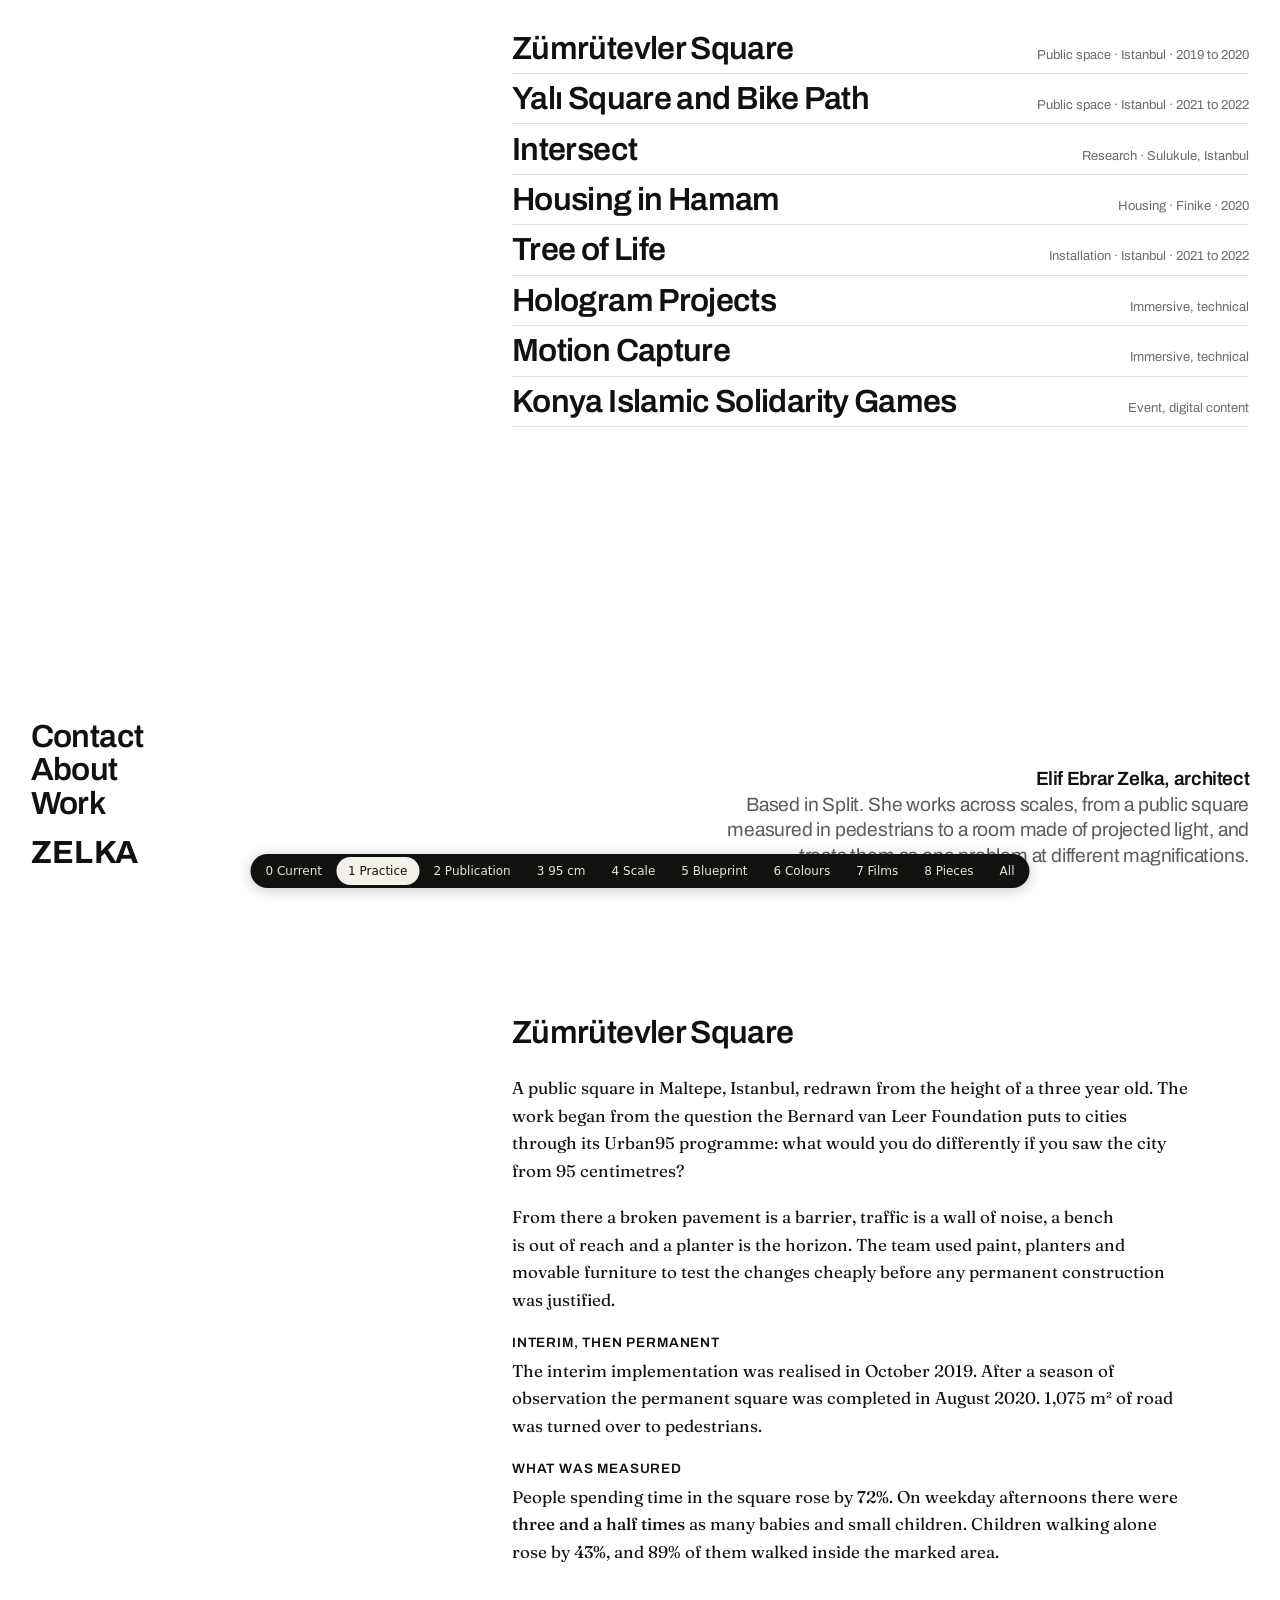
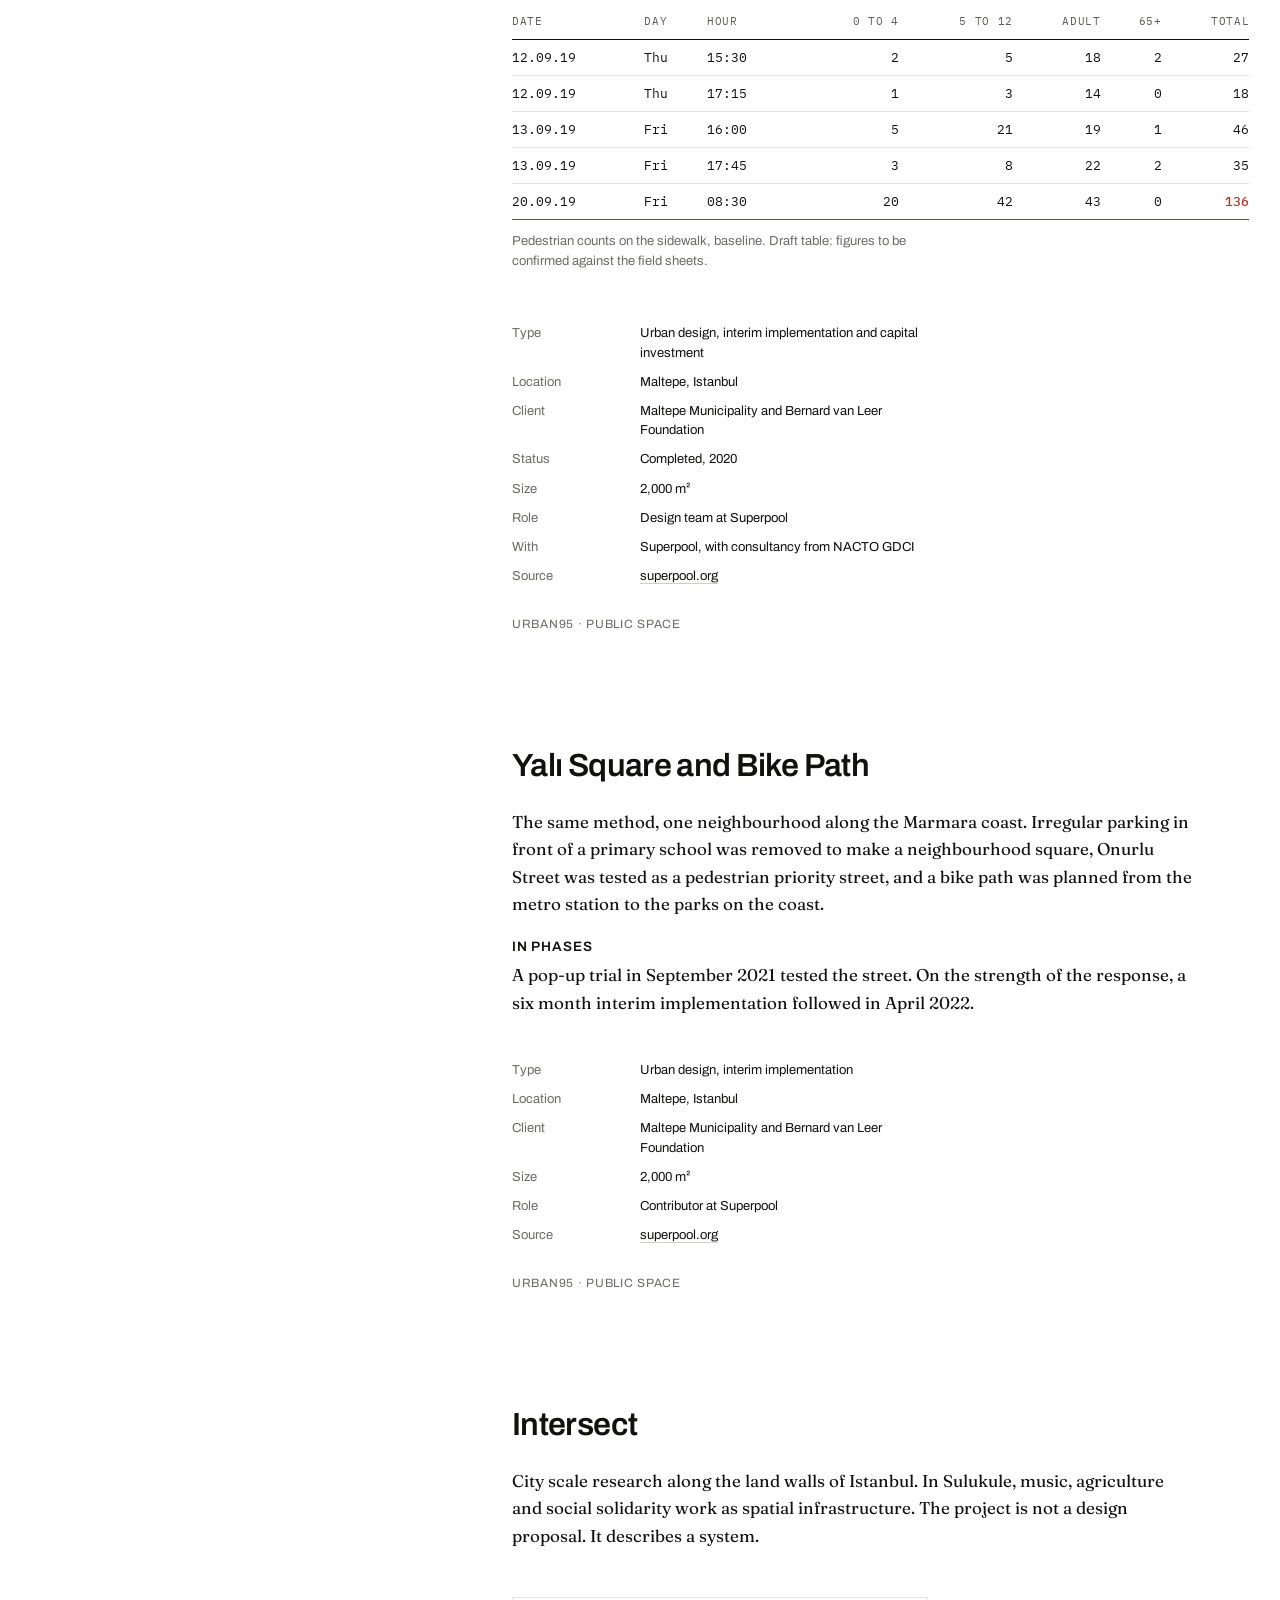
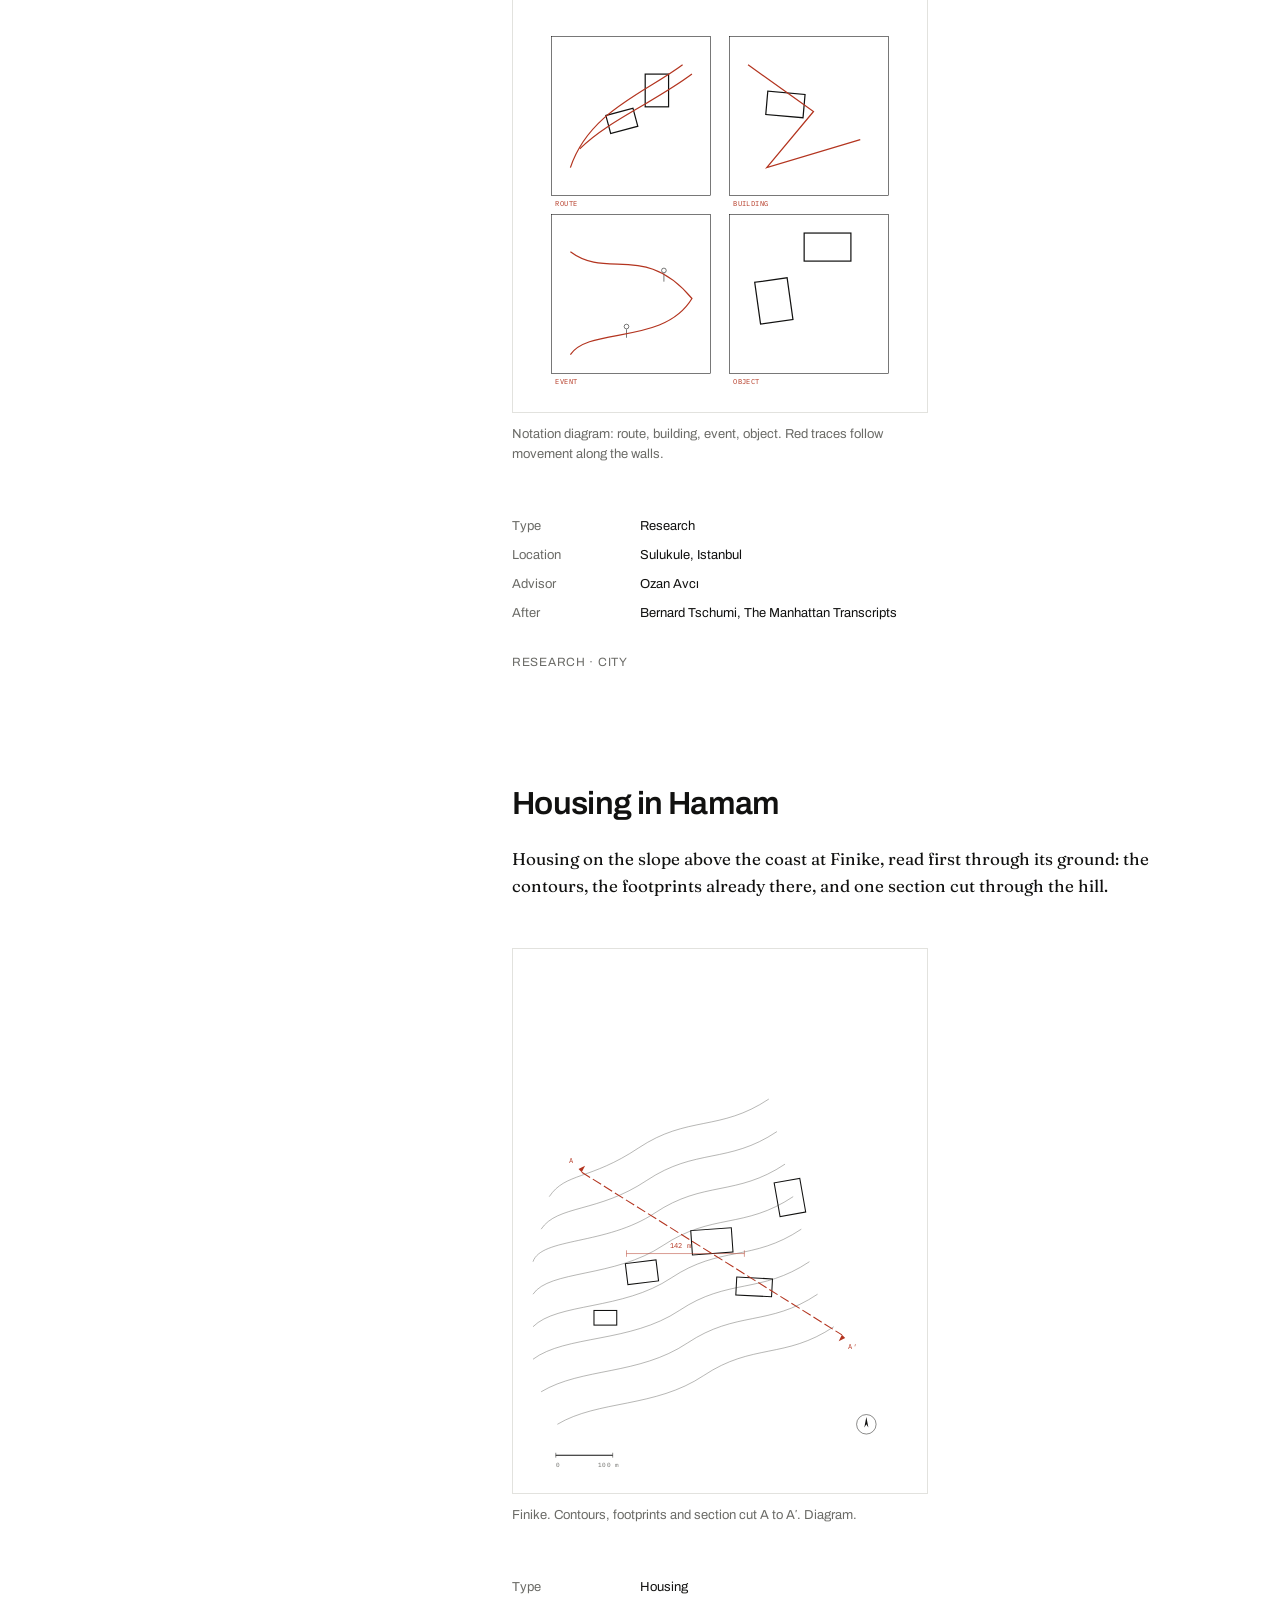
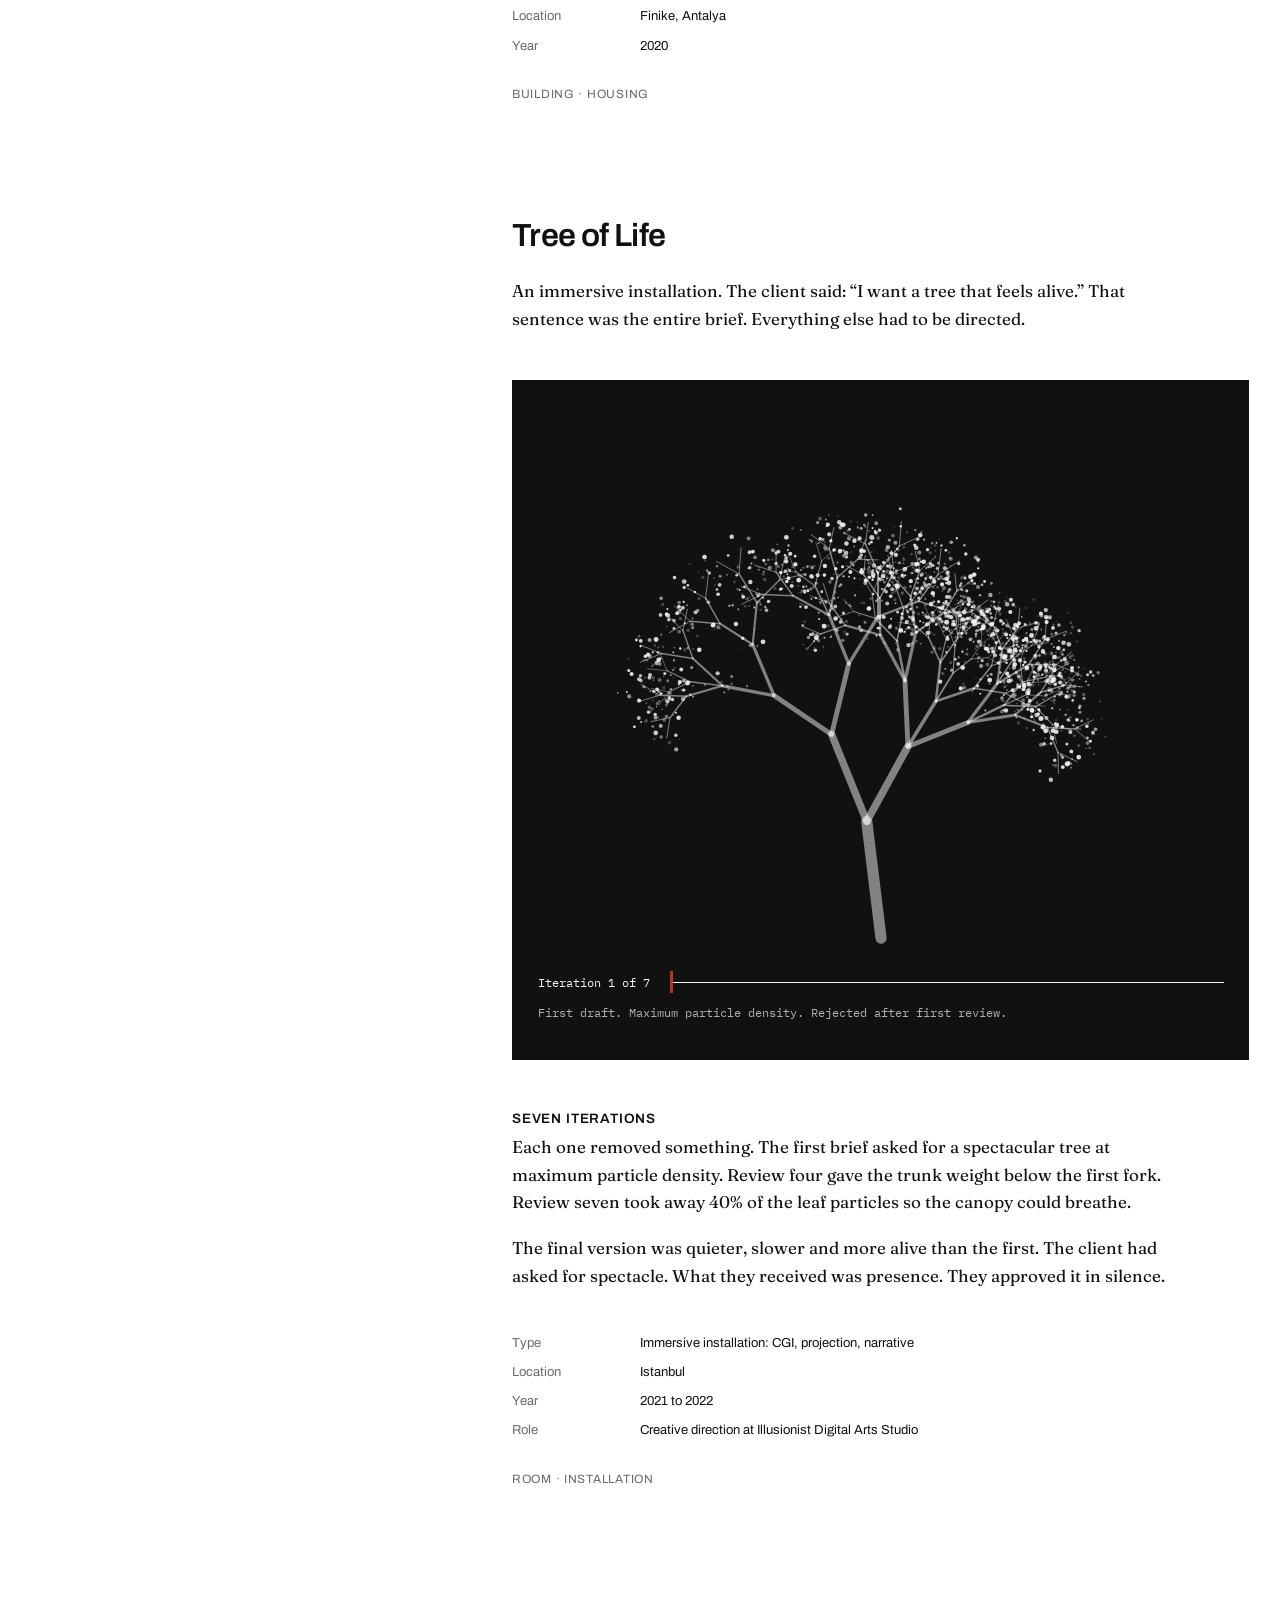
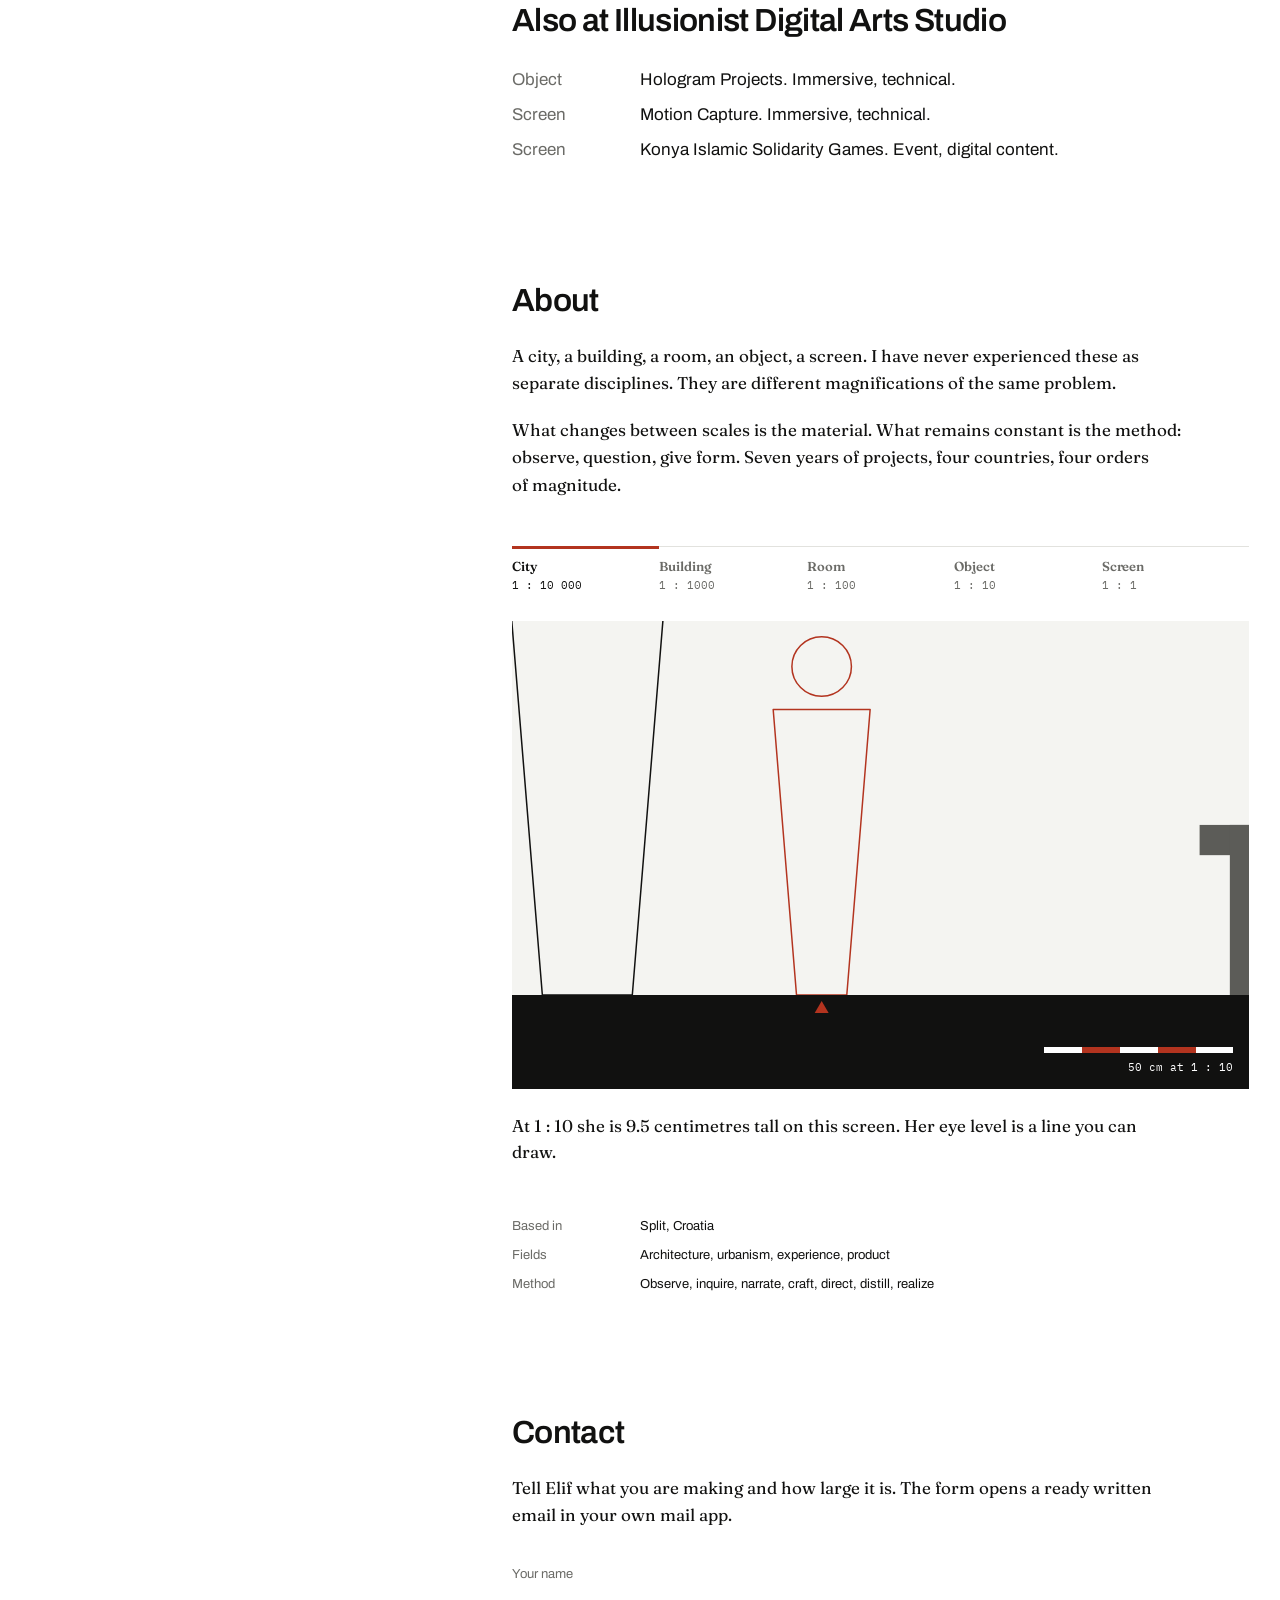
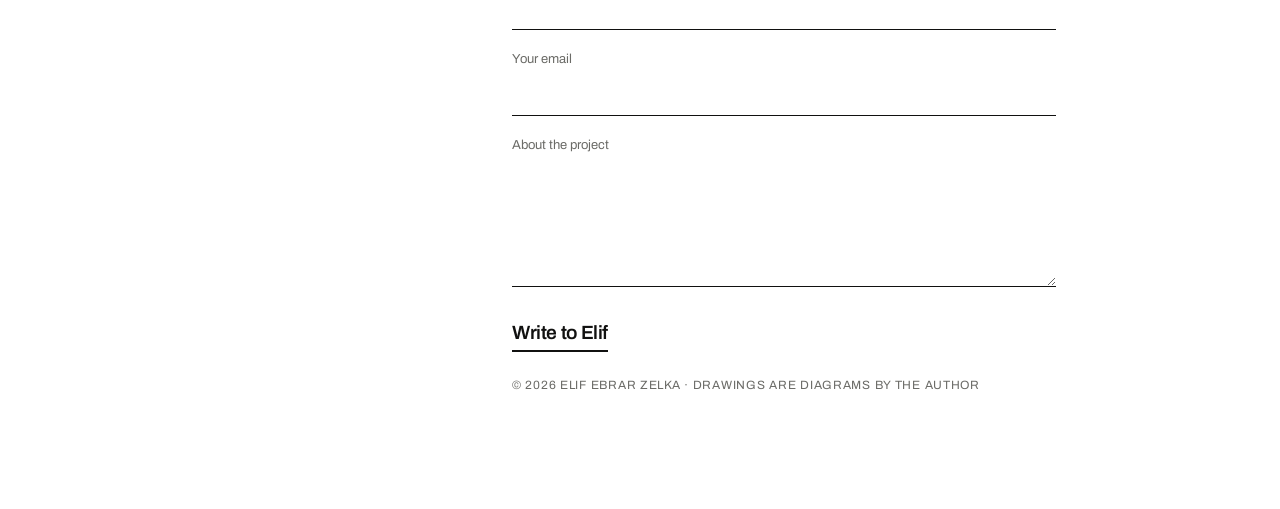
<file: v1/index.html>
<!doctype html>
<html lang="en">
<head>
<meta charset="utf-8">
<meta name="viewport" content="width=device-width, initial-scale=1">
<title>Elif Ebrar Zelka, architect</title>
<meta name="description" content="Elif Ebrar Zelka is an architect based in Split, working across scales: public space, housing, research and immersive installations.">
<meta name="theme-color" content="#ffffff">
<link rel="icon" href="../favicon.svg" type="image/svg+xml">
<link rel="preconnect" href="https://fonts.googleapis.com">
<link rel="preconnect" href="https://fonts.gstatic.com" crossorigin>
<link href="https://fonts.googleapis.com/css2?family=Archivo:wght@400..700&amp;family=Fraunces:ital,opsz,wght@0,9..144,300..500;1,9..144,300..400&amp;family=IBM+Plex+Mono:wght@400;500&amp;display=swap" rel="stylesheet">
<link rel="stylesheet" href="../shared/drawings.css">
<link rel="stylesheet" href="v1.css">
<script>document.documentElement.classList.add('js')</script>
</head>
<body>
<a class="skip" href="#main">Skip to the work</a>

<nav class="stack" aria-label="Main">
  <a href="#contact">Contact</a>
  <a href="#about">About</a>
  <a href="#work">Work</a>
  <a class="brand" href="#top">Zelka</a>
</nav>

<main id="main" class="col">

<!-- First screen: the register of work -->
<section class="first" id="top">
  <figure data-plate="hero"></figure>
  <ol class="index" id="work">
    <li><a href="#zumrutevler"><span class="t">Zümrütevler Square</span><span class="m">Public space · Istanbul · 2019 to 2020</span></a></li>
    <li><a href="#yali"><span class="t">Yalı Square and Bike Path</span><span class="m">Public space · Istanbul · 2021 to 2022</span></a></li>
    <li><a href="#intersect"><span class="t">Intersect</span><span class="m">Research · Sulukule, Istanbul</span></a></li>
    <li><a href="#hamam"><span class="t">Housing in Hamam</span><span class="m">Housing · Finike · 2020</span></a></li>
    <li><a href="#tree-of-life"><span class="t">Tree of Life</span><span class="m">Installation · Istanbul · 2021 to 2022</span></a></li>
    <li><a href="#register"><span class="t">Hologram Projects</span><span class="m">Immersive, technical</span></a></li>
    <li><a href="#register"><span class="t">Motion Capture</span><span class="m">Immersive, technical</span></a></li>
    <li><a href="#register"><span class="t">Konya Islamic Solidarity Games</span><span class="m">Event, digital content</span></a></li>
  </ol>
  <div class="who">
    <h1>Elif Ebrar Zelka, architect</h1>
    <p>Based in Split. She works across scales, from a public square measured in pedestrians to a room made of projected light, and treats them as one problem at different magnifications.</p>
  </div>
</section>

<!-- Zümrütevler -->
<article class="project" id="zumrutevler">
  <h2>Zümrütevler Square</h2>
  <div class="read">
    <p>A public square in Maltepe, Istanbul, redrawn from the height of a three year old. The work began from the question the Bernard van Leer Foundation puts to cities through its Urban95 programme: what would you do differently if you saw the city from 95 centimetres?</p>
    <p>From there a broken pavement is a barrier, traffic is a wall of noise, a bench is out of reach and a planter is the horizon. The team used paint, planters and movable furniture to test the changes cheaply before any permanent construction was justified.</p>
    <figure data-plate="zumrutevler"></figure>
    <p><span class="run">Interim, then permanent</span> The interim implementation was realised in October 2019. After a season of observation the permanent square was completed in August 2020. 1,075 m² of road was turned over to pedestrians.</p>
    <p><span class="run">What was measured</span> People spending time in the square rose by <b data-count>72%</b>. On weekday afternoons there were <b>three and a half times</b> as many babies and small children. Children walking alone rose by <b data-count>43%</b>, and 89% of them walked inside the marked area.</p>
    <figure class="fig" data-rv>
      <div data-fig="counts"></div>
      <figcaption>Pedestrian counts on the sidewalk, baseline. Draft table: figures to be confirmed against the field sheets.</figcaption>
    </figure>
  </div>
  <dl class="facts">
    <div><dt>Type</dt><dd>Urban design, interim implementation and capital investment</dd></div>
    <div><dt>Location</dt><dd>Maltepe, Istanbul</dd></div>
    <div><dt>Client</dt><dd>Maltepe Municipality and Bernard van Leer Foundation</dd></div>
    <div><dt>Status</dt><dd>Completed, 2020</dd></div>
    <div><dt>Size</dt><dd>2,000 m²</dd></div>
    <div><dt>Role</dt><dd>Design team at Superpool</dd></div>
    <div><dt>With</dt><dd>Superpool, with consultancy from NACTO GDCI</dd></div>
    <div><dt>Source</dt><dd><a href="https://superpool.org/projects/zumrutevler-square">superpool.org</a></dd></div>
  </dl>
  <p class="tags">Urban95 · Public space</p>
</article>

<!-- Yalı -->
<article class="project" id="yali">
  <h2>Yalı Square and Bike Path</h2>
  <div class="read">
    <p>The same method, one neighbourhood along the Marmara coast. Irregular parking in front of a primary school was removed to make a neighbourhood square, Onurlu Street was tested as a pedestrian priority street, and a bike path was planned from the metro station to the parks on the coast.</p>
    <figure data-plate="yali"></figure>
    <p><span class="run">In phases</span> A pop-up trial in September 2021 tested the street. On the strength of the response, a six month interim implementation followed in April 2022.</p>
  </div>
  <dl class="facts">
    <div><dt>Type</dt><dd>Urban design, interim implementation</dd></div>
    <div><dt>Location</dt><dd>Maltepe, Istanbul</dd></div>
    <div><dt>Client</dt><dd>Maltepe Municipality and Bernard van Leer Foundation</dd></div>
    <div><dt>Size</dt><dd>2,000 m²</dd></div>
    <div><dt>Role</dt><dd>Contributor at Superpool</dd></div>
    <div><dt>Source</dt><dd><a href="https://superpool.org/projects/yali-square-and-bike-path">superpool.org</a></dd></div>
  </dl>
  <p class="tags">Urban95 · Public space</p>
</article>

<!-- Intersect -->
<article class="project" id="intersect">
  <h2>Intersect</h2>
  <div class="read">
    <p>City scale research along the land walls of Istanbul. In Sulukule, music, agriculture and social solidarity work as spatial infrastructure. The project is not a design proposal. It describes a system.</p>
    <figure data-plate="intersect"></figure>
    <figure class="fig narrow" data-rv>
      <div data-fig="notation"></div>
      <figcaption>Notation diagram: route, building, event, object. Red traces follow movement along the walls.</figcaption>
    </figure>
  </div>
  <dl class="facts">
    <div><dt>Type</dt><dd>Research</dd></div>
    <div><dt>Location</dt><dd>Sulukule, Istanbul</dd></div>
    <div><dt>Advisor</dt><dd>Ozan Avcı</dd></div>
    <div><dt>After</dt><dd>Bernard Tschumi, The Manhattan Transcripts</dd></div>
  </dl>
  <p class="tags">Research · City</p>
</article>

<!-- Housing in Hamam -->
<article class="project" id="hamam">
  <h2>Housing in Hamam</h2>
  <div class="read">
    <p>Housing on the slope above the coast at Finike, read first through its ground: the contours, the footprints already there, and one section cut through the hill.</p>
    <figure data-plate="hamam"></figure>
    <figure class="fig narrow" data-rv>
      <div data-fig="finike"></div>
      <figcaption>Finike. Contours, footprints and section cut A to A′. Diagram.</figcaption>
    </figure>
  </div>
  <dl class="facts">
    <div><dt>Type</dt><dd>Housing</dd></div>
    <div><dt>Location</dt><dd>Finike, Antalya</dd></div>
    <div><dt>Year</dt><dd>2020</dd></div>
  </dl>
  <p class="tags">Building · Housing</p>
</article>

<!-- Tree of Life -->
<article class="project" id="tree-of-life">
  <h2>Tree of Life</h2>
  <div class="read">
    <p>An immersive installation. The client said: “I want a tree that feels alive.” That sentence was the entire brief. Everything else had to be directed.</p>
    <div class="room" data-fig="tree"></div>
    <figure data-plate="tree"></figure>
    <p><span class="run">Seven iterations</span> Each one removed something. The first brief asked for a spectacular tree at maximum particle density. Review four gave the trunk weight below the first fork. Review seven took away 40% of the leaf particles so the canopy could breathe.</p>
    <p>The final version was quieter, slower and more alive than the first. The client had asked for spectacle. What they received was presence. They approved it in silence.</p>
  </div>
  <dl class="facts">
    <div><dt>Type</dt><dd>Immersive installation: CGI, projection, narrative</dd></div>
    <div><dt>Location</dt><dd>Istanbul</dd></div>
    <div><dt>Year</dt><dd>2021 to 2022</dd></div>
    <div><dt>Role</dt><dd>Creative direction at Illusionist Digital Arts Studio</dd></div>
  </dl>
  <p class="tags">Room · Installation</p>
</article>

<article class="project" id="register">
  <h2>Also at Illusionist Digital Arts Studio</h2>
  <dl class="facts open">
    <div><dt>Object</dt><dd>Hologram Projects. Immersive, technical.</dd></div>
    <div><dt>Screen</dt><dd>Motion Capture. Immersive, technical.</dd></div>
    <div><dt>Screen</dt><dd>Konya Islamic Solidarity Games. Event, digital content.</dd></div>
  </dl>
</article>

<!-- About -->
<article class="project" id="about">
  <h2>About</h2>
  <div class="read">
    <figure data-plate="portrait"></figure>
    <p>A city, a building, a room, an object, a screen. I have never experienced these as separate disciplines. They are different magnifications of the same problem.</p>
    <p>What changes between scales is the material. What remains constant is the method: observe, question, give form. Seven years of projects, four countries, four orders of magnitude.</p>
    <figure class="fig" data-rv>
      <div data-fig="scale"></div>
    </figure>
  </div>
  <dl class="facts">
    <div><dt>Based in</dt><dd>Split, Croatia</dd></div>
    <div><dt>Fields</dt><dd>Architecture, urbanism, experience, product</dd></div>
    <div><dt>Method</dt><dd>Observe, inquire, narrate, craft, direct, distill, realize</dd></div>
  </dl>
</article>

<!-- Contact -->
<article class="project" id="contact">
  <h2>Contact</h2>
  <div class="read">
    <p>Tell Elif what you are making and how large it is. The form opens a ready written email in your own mail app.</p>
  </div>
  <form id="write" novalidate>
    <label for="f-name">Your name</label>
    <input id="f-name" name="name" type="text" autocomplete="name" required>
    <label for="f-email">Your email</label>
    <input id="f-email" name="email" type="email" autocomplete="email" required>
    <label for="f-msg">About the project</label>
    <textarea id="f-msg" name="message" rows="4" required></textarea>
    <p class="form-error" id="form-error" role="alert" hidden></p>
    <button type="submit">Write to Elif</button>
  </form>
  <p class="tags">© 2026 Elif Ebrar Zelka · Drawings are diagrams by the author</p>
</article>

</main>

<script src="../shared/figures.js"></script>
<script src="../shared/plates.js"></script>
<script src="../shared/scale.js"></script>
<script src="../shared/tree.js"></script>
<script src="../shared/site.js"></script>
<script src="../shared/switch.js"></script>
</body>
</html>
</file>
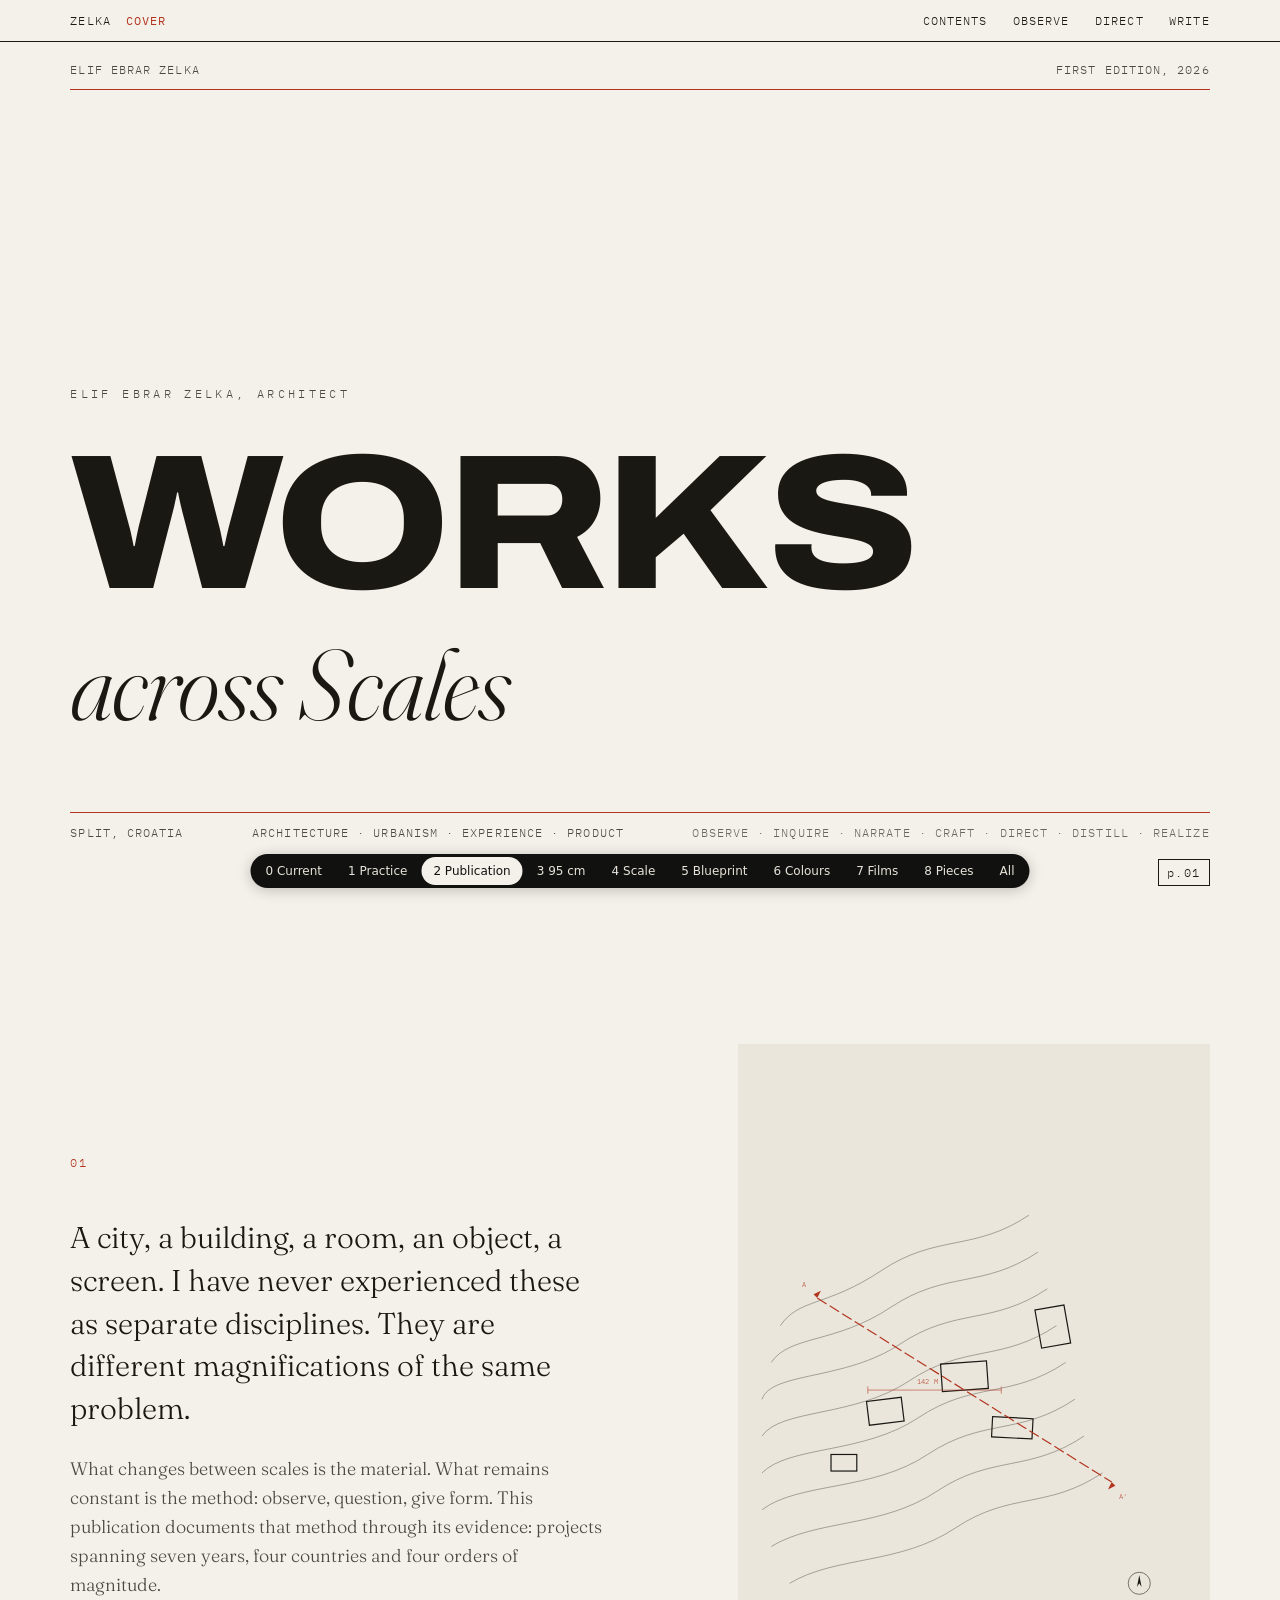
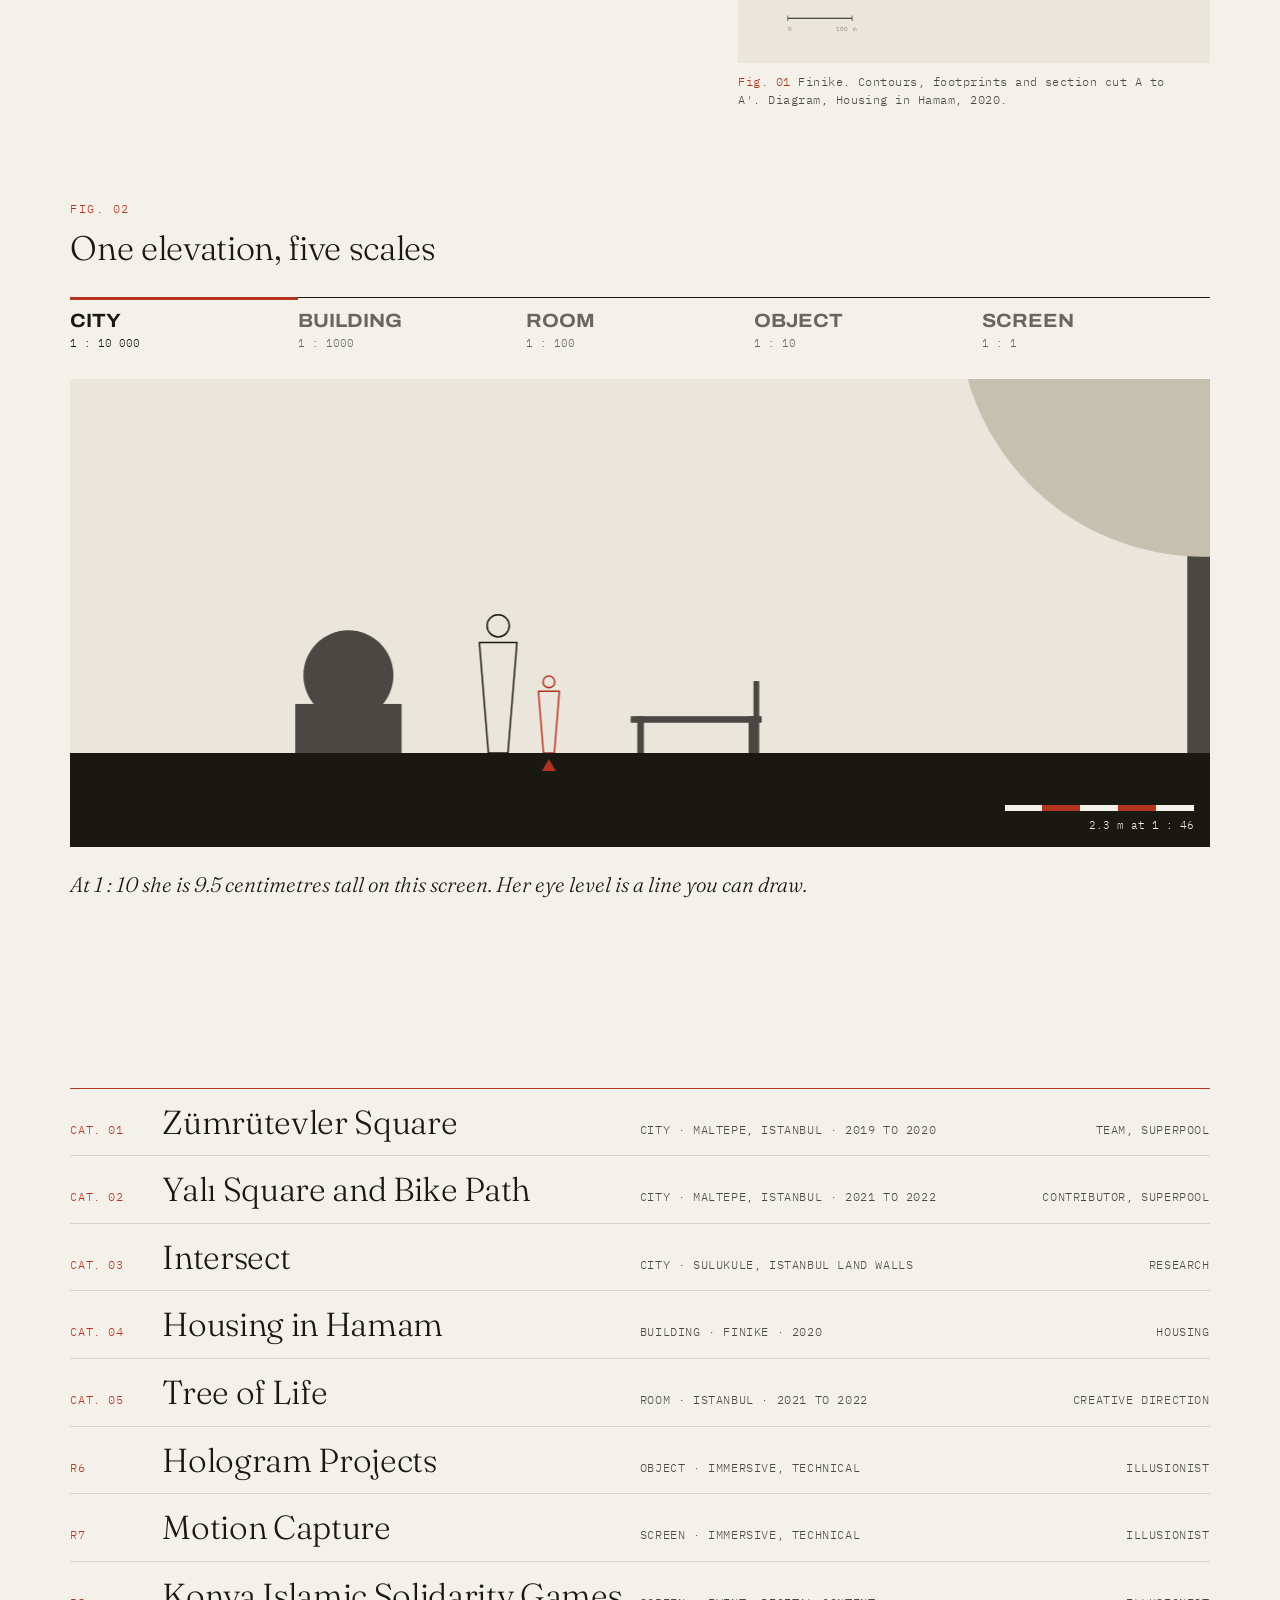
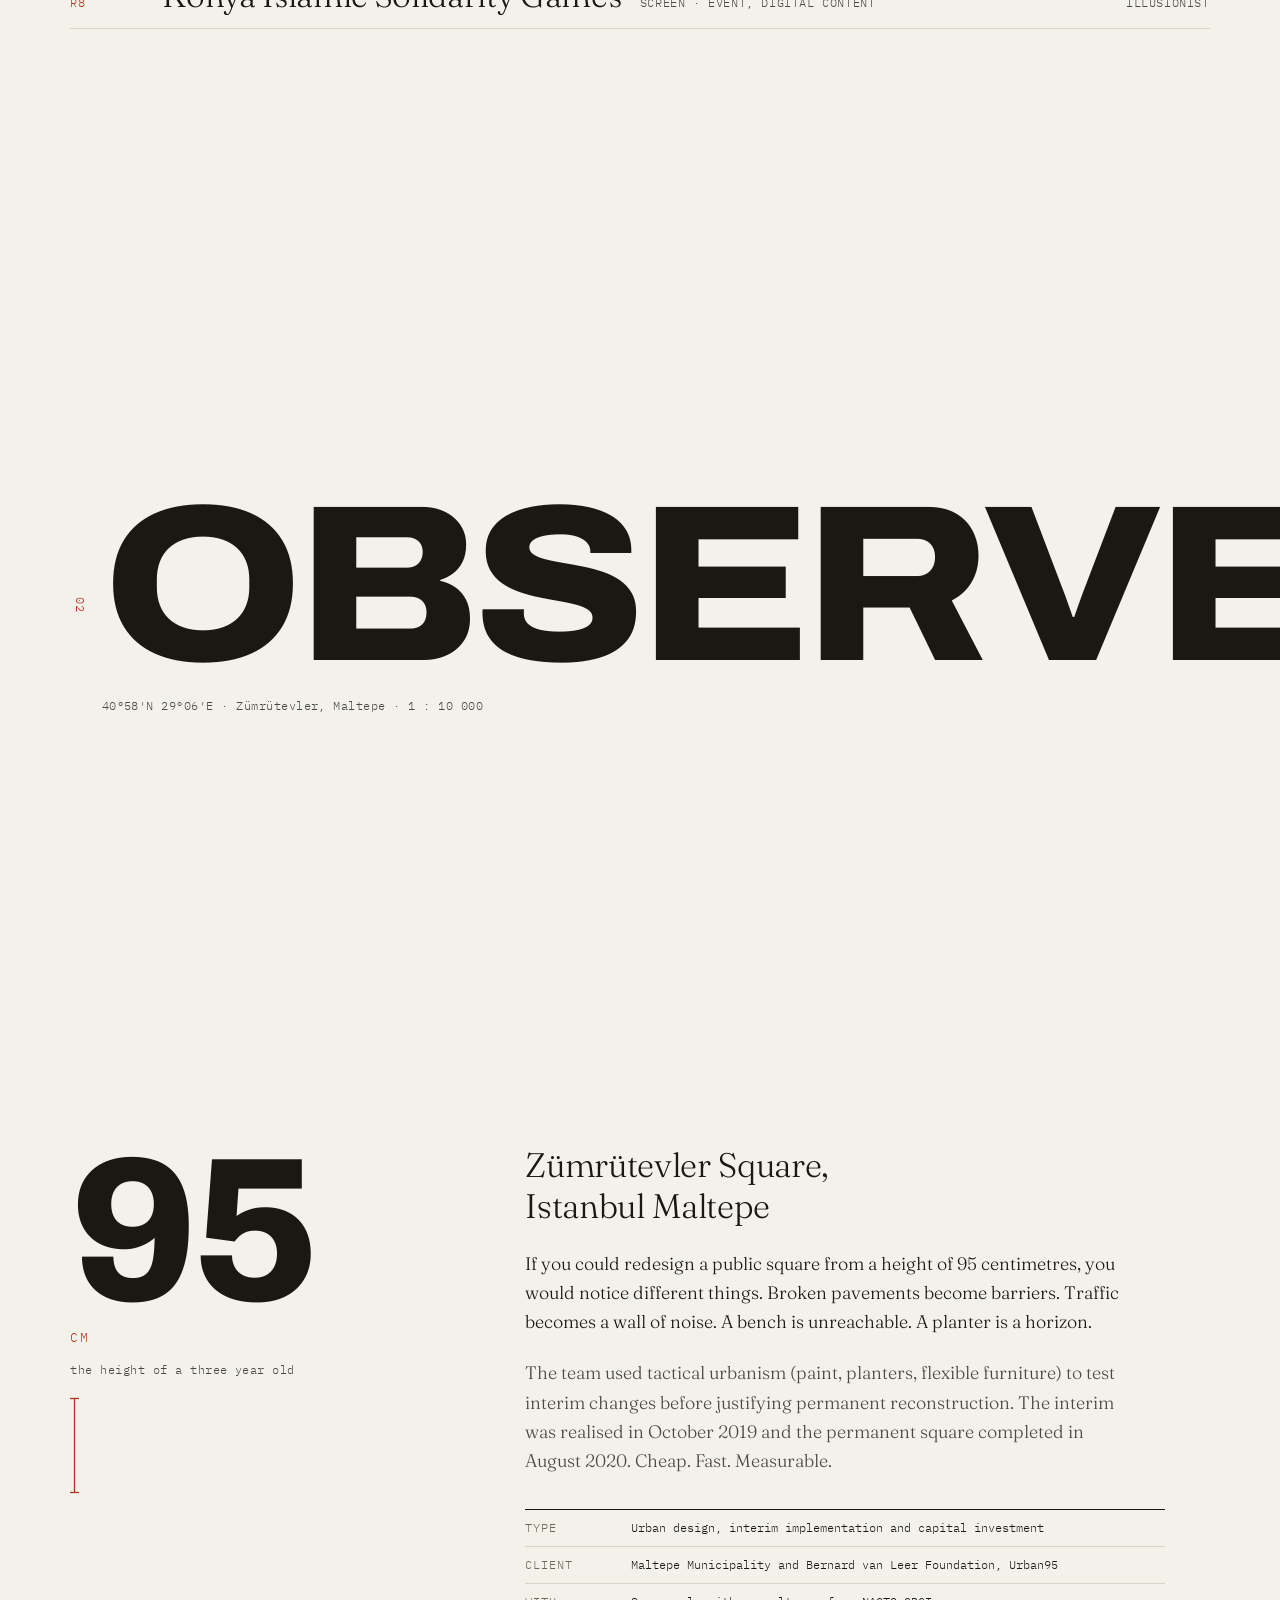
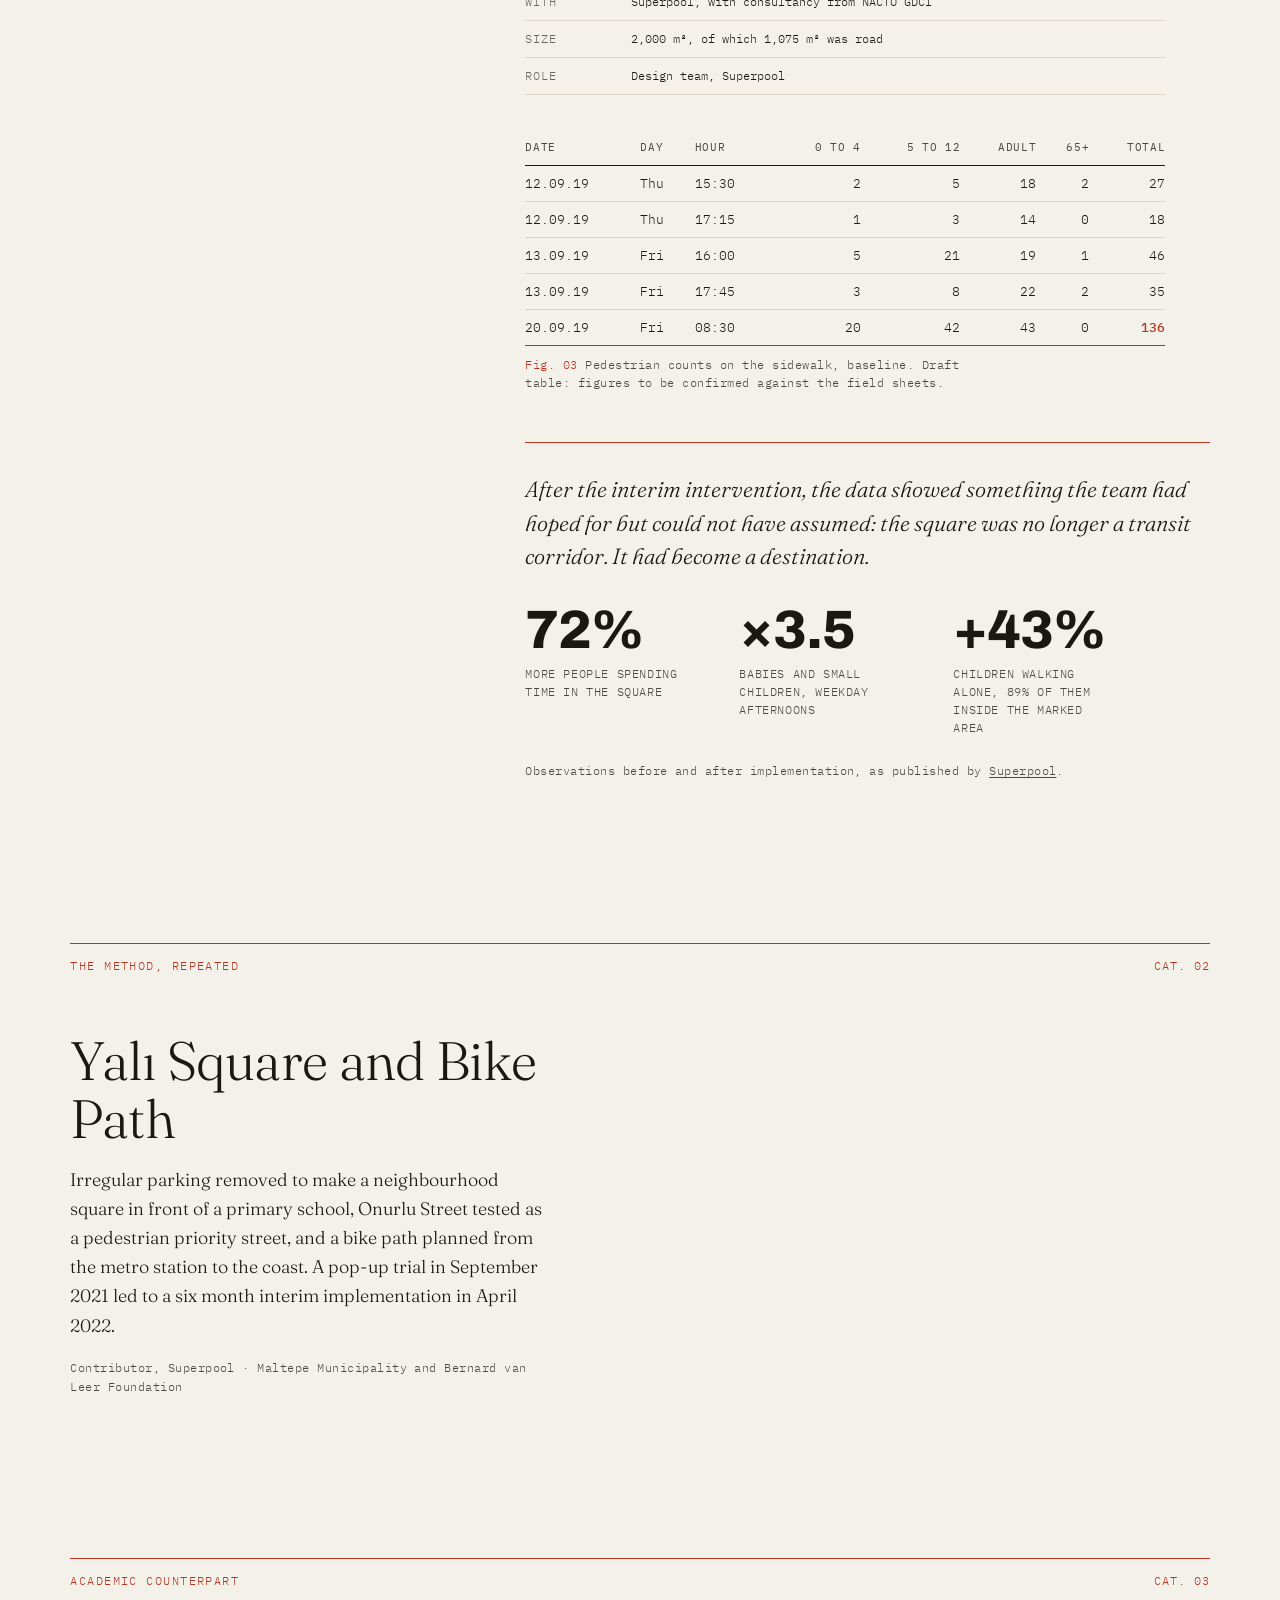
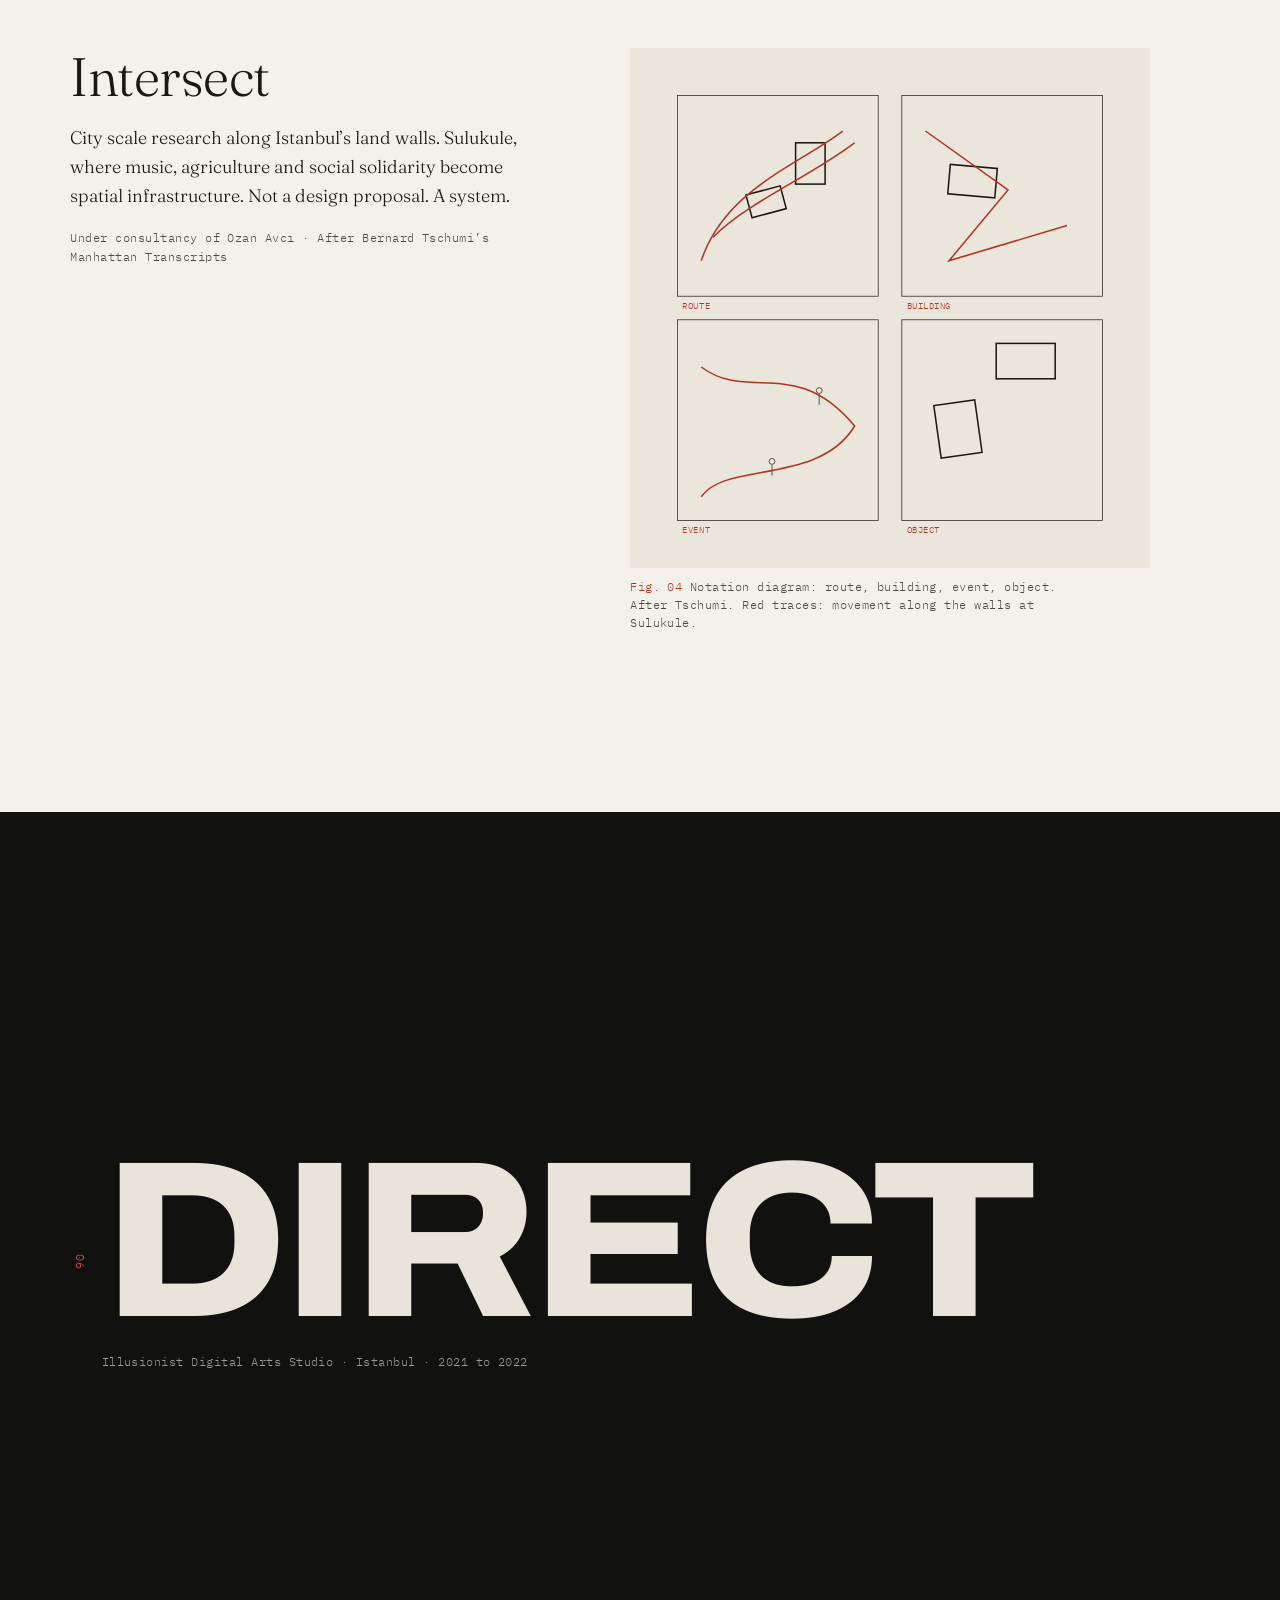
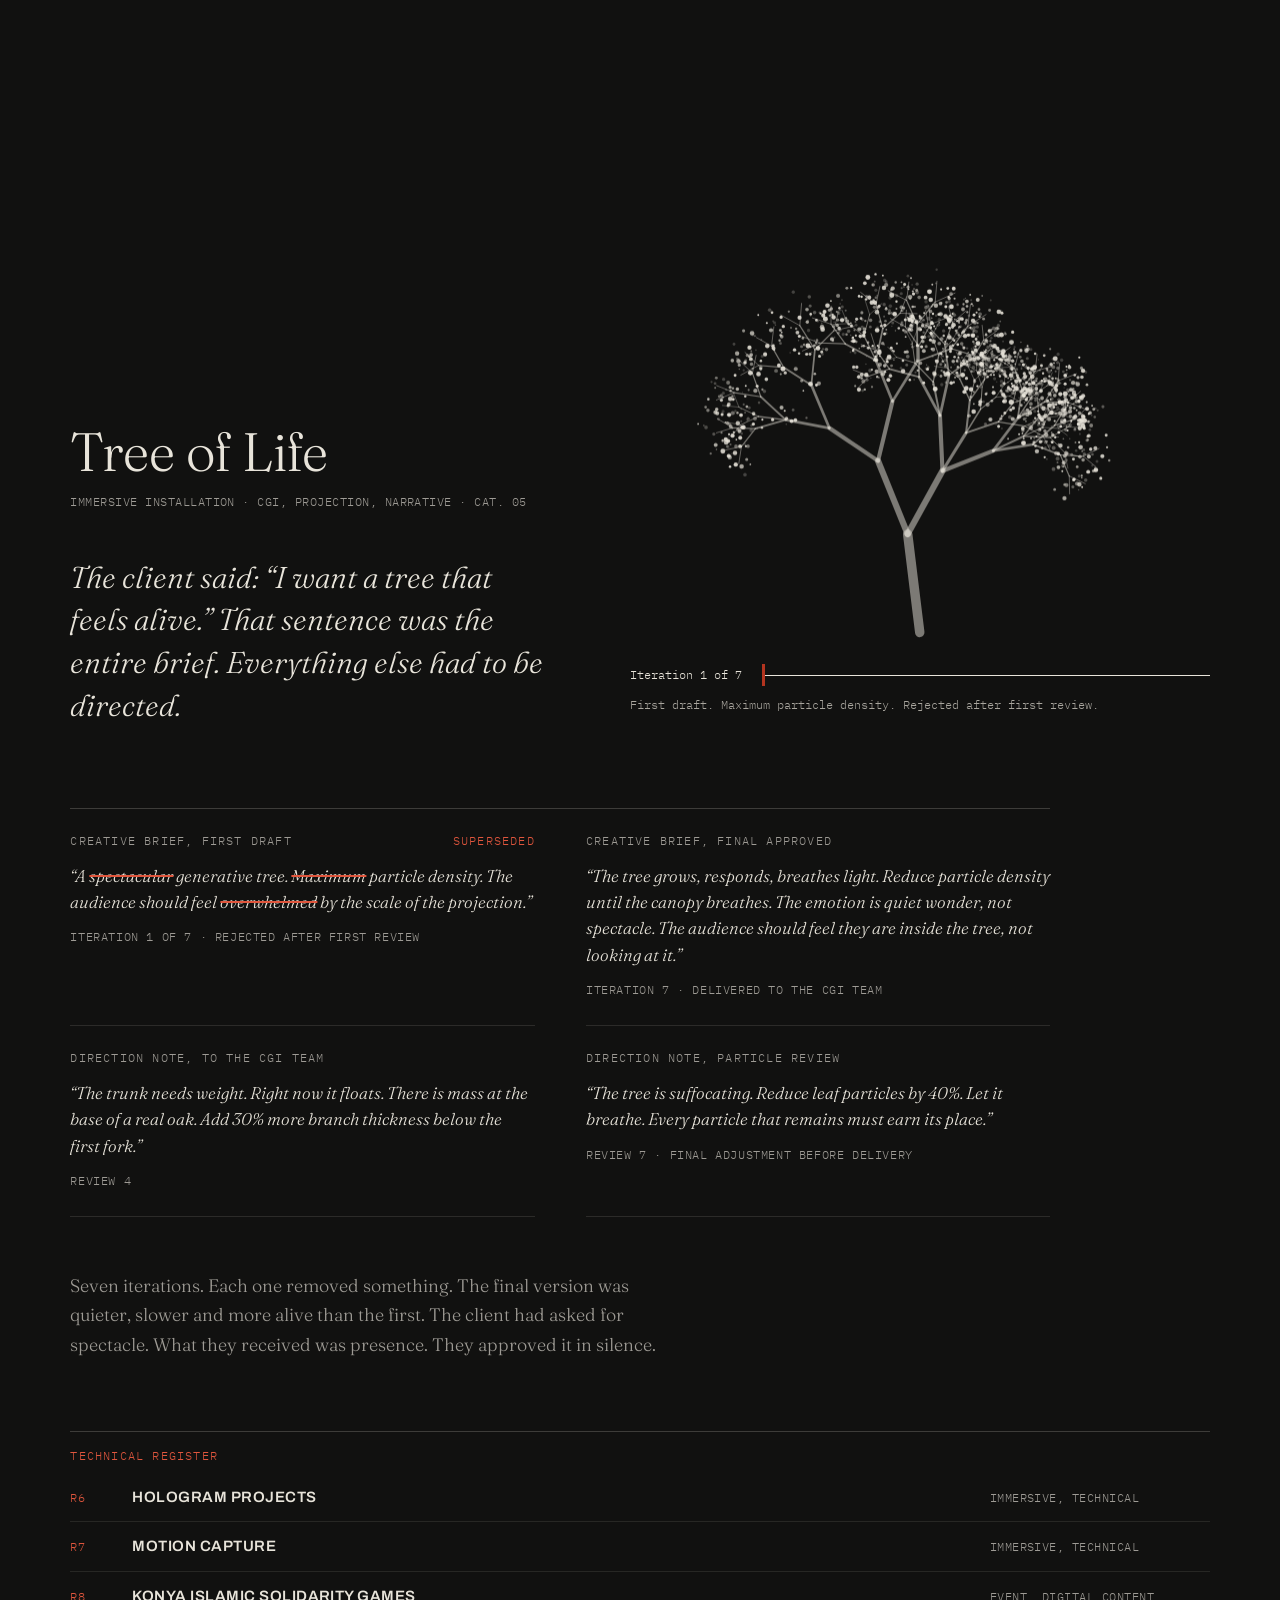
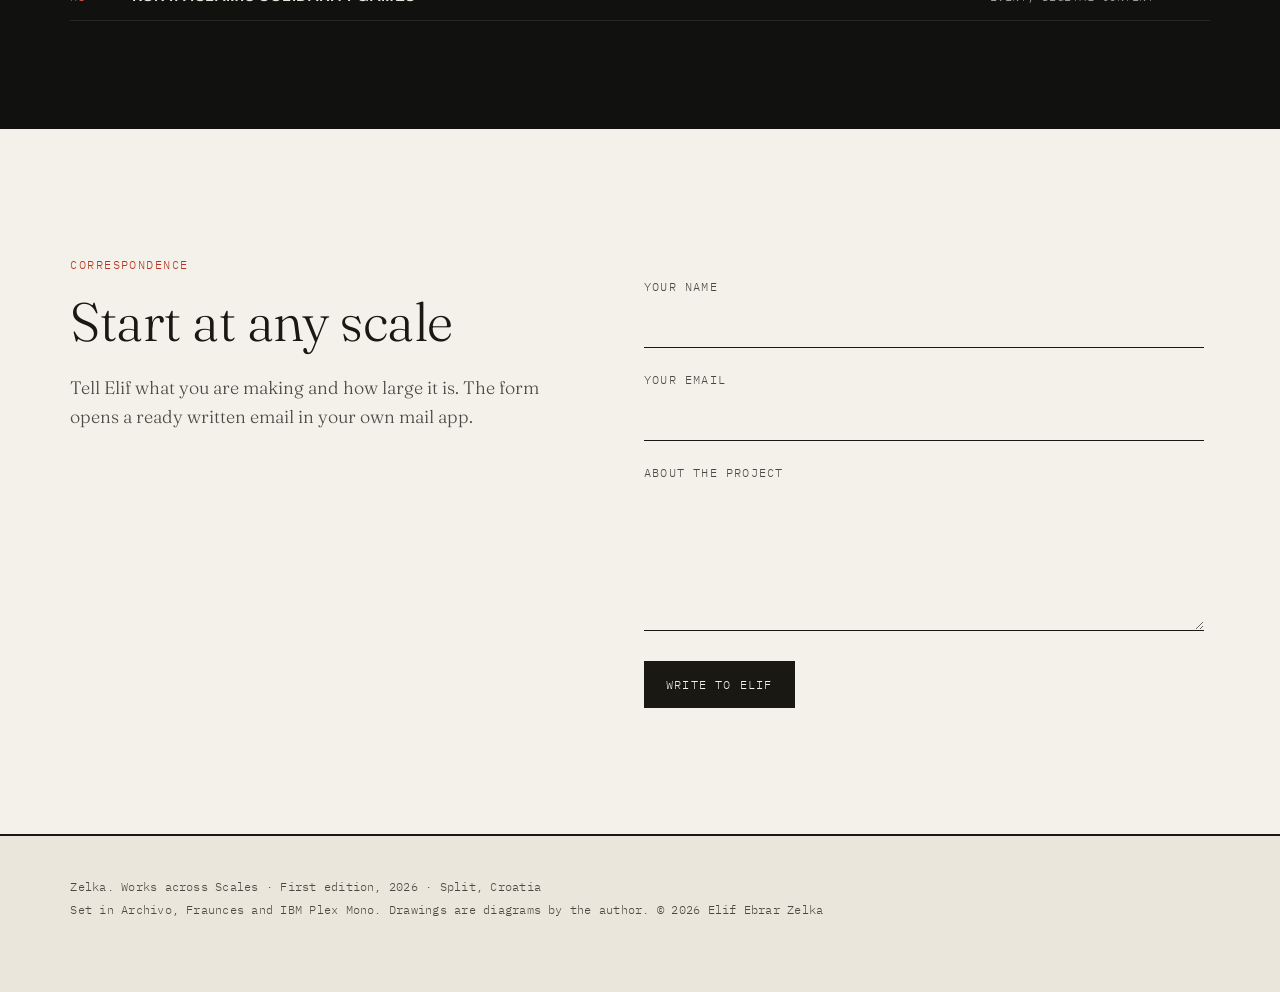
<file: v2/index.html>
<!doctype html>
<html lang="en">
<head>
<meta charset="utf-8">
<meta name="viewport" content="width=device-width, initial-scale=1">
<title>Zelka. Works across Scales</title>
<meta name="description" content="Elif Ebrar Zelka, architect, Split. A publication of work across scales: city, building, room, object, screen.">
<meta name="theme-color" content="#F4F1EA">
<link rel="icon" href="../favicon.svg" type="image/svg+xml">
<link rel="preconnect" href="https://fonts.googleapis.com">
<link rel="preconnect" href="https://fonts.gstatic.com" crossorigin>
<link href="https://fonts.googleapis.com/css2?family=Archivo:wdth,wght@62..125,400..800&amp;family=Fraunces:ital,opsz,wght@0,9..144,300;0,9..144,400;1,9..144,300;1,9..144,400&amp;family=IBM+Plex+Mono:wght@400;500&amp;display=swap" rel="stylesheet">
<link rel="stylesheet" href="../shared/drawings.css">
<link rel="stylesheet" href="v2.css">
<script>document.documentElement.classList.add('js')</script>
</head>
<body>
<a class="skip" href="#main">Skip to the work</a>

<header class="rh">
  <span>Zelka <b id="rs">Cover</b></span>
  <nav aria-label="Main"><a href="#contents">Contents</a><a href="#observe">Observe</a><a href="#direct">Direct</a><a href="#contact">Write</a></nav>
</header>
<div class="fl" aria-hidden="true">p.<span id="pg">01</span></div>

<main id="main">

<!-- Title page -->
<section class="tp" id="top" data-s="Cover" data-p="01">
  <div class="tp-top"><span>Elif Ebrar Zelka</span><span>First edition, 2026</span></div>
  <div class="tp-body">
    <p class="tp-author">Elif Ebrar Zelka, architect</p>
    <h1 class="tp-title">Works<br><i>across Scales</i></h1>
  </div>
  <div class="tp-foot">
    <span>Split, Croatia</span>
    <span>Architecture · Urbanism · Experience · Product</span>
    <span>Observe · Inquire · Narrate · Craft · Direct · Distill · Realize</span>
  </div>
</section>

<!-- 01 Opening -->
<section class="opening" id="about" data-s="01 Threshold" data-p="02">
  <div class="op-text">
    <p class="num" data-rv>01</p>
    <p class="op-lead" data-rv>A city, a building, a room, an object, a screen. I have never experienced these as separate disciplines. They are different magnifications of the same problem.</p>
    <p class="op-body" data-rv>What changes between scales is the material. What remains constant is the method: observe, question, give form. This publication documents that method through its evidence: projects spanning seven years, four countries and four orders of magnitude.</p>
  </div>
  <figure class="op-dwg">
    <div class="sheet" data-fig="finike"></div>
    <figcaption><b>Fig. 01</b> Finike. Contours, footprints and section cut A to A′. Diagram, Housing in Hamam, 2020.</figcaption>
  </figure>
</section>

<section class="instrument" data-s="01 Threshold" data-p="03">
  <p class="num" data-rv>Fig. 02</p>
  <h2 class="serif-h" data-rv>One elevation, five scales</h2>
  <div data-fig="scale"></div>
</section>

<!-- Contents -->
<section class="contents" id="contents" data-s="Contents" data-p="04">
  <p class="num" data-rv>Contents</p>
  <ol class="reg">
    <li data-rv><span class="reg-c">Cat. 01</span><a class="reg-t" href="#observe">Zümrütevler Square</a><span class="reg-m">City · Maltepe, Istanbul · 2019 to 2020</span><span class="reg-r">Team, Superpool</span></li>
    <li data-rv><span class="reg-c">Cat. 02</span><a class="reg-t" href="#yali">Yalı Square and Bike Path</a><span class="reg-m">City · Maltepe, Istanbul · 2021 to 2022</span><span class="reg-r">Contributor, Superpool</span></li>
    <li data-rv><span class="reg-c">Cat. 03</span><a class="reg-t" href="#intersect">Intersect</a><span class="reg-m">City · Sulukule, Istanbul land walls</span><span class="reg-r">Research</span></li>
    <li data-rv><span class="reg-c">Cat. 04</span><a class="reg-t" href="#about">Housing in Hamam</a><span class="reg-m">Building · Finike · 2020</span><span class="reg-r">Housing</span></li>
    <li data-rv><span class="reg-c">Cat. 05</span><a class="reg-t" href="#tree-of-life">Tree of Life</a><span class="reg-m">Room · Istanbul · 2021 to 2022</span><span class="reg-r">Creative direction</span></li>
    <li data-rv><span class="reg-c">R6</span><a class="reg-t" href="#register">Hologram Projects</a><span class="reg-m">Object · immersive, technical</span><span class="reg-r">Illusionist</span></li>
    <li data-rv><span class="reg-c">R7</span><a class="reg-t" href="#register">Motion Capture</a><span class="reg-m">Screen · immersive, technical</span><span class="reg-r">Illusionist</span></li>
    <li data-rv><span class="reg-c">R8</span><a class="reg-t" href="#register">Konya Islamic Solidarity Games</a><span class="reg-m">Screen · event, digital content</span><span class="reg-r">Illusionist</span></li>
  </ol>
</section>

<!-- 02 Observe: room plate -->
<section class="rp" id="observe" data-s="02 Observe" data-p="05">
  <span class="rp-num" data-rv>02</span>
  <h2 class="rp-title" data-rv>Observe</h2>
  <p class="rp-note" data-rv>40°58′N 29°06′E · Zümrütevler, Maltepe · 1 : 10 000</p>
</section>

<!-- 95 cm -->
<section class="ninety-five" data-s="02 Observe" data-p="06">
  <div class="nf-measure" data-rv>
    <p class="nf-num">95</p>
    <p class="nf-unit">cm</p>
    <p class="nf-dim">the height of a three year old</p>
    <svg class="nf-rule" width="9" height="95" viewBox="0 0 9 95" aria-hidden="true"><line x1="4.5" y1="0" x2="4.5" y2="95"/><line x1="0" y1="0.5" x2="9" y2="0.5"/><line x1="0" y1="94.5" x2="9" y2="94.5"/></svg>
  </div>
  <div class="nf-evidence">
    <h3 class="serif-h" data-rv>Zümrütevler Square,<br>Istanbul Maltepe</h3>
    <p class="nf-text" data-rv>If you could redesign a public square from a height of 95 centimetres, you would notice different things. Broken pavements become barriers. Traffic becomes a wall of noise. A bench is unreachable. A planter is a horizon.</p>
    <p class="nf-text soft" data-rv>The team used tactical urbanism (paint, planters, flexible furniture) to test interim changes before justifying permanent reconstruction. The interim was realised in October 2019 and the permanent square completed in August 2020. Cheap. Fast. Measurable.</p>

    <dl class="facts" data-rv>
      <div><dt>Type</dt><dd>Urban design, interim implementation and capital investment</dd></div>
      <div><dt>Client</dt><dd>Maltepe Municipality and Bernard van Leer Foundation, Urban95</dd></div>
      <div><dt>With</dt><dd>Superpool, with consultancy from NACTO GDCI</dd></div>
      <div><dt>Size</dt><dd>2,000 m², of which 1,075 m² was road</dd></div>
      <div><dt>Role</dt><dd>Design team, Superpool</dd></div>
    </dl>

    <figure data-plate="zumrutevler"></figure>

    <figure class="doc" data-rv>
      <div data-fig="counts"></div>
      <figcaption><b>Fig. 03</b> Pedestrian counts on the sidewalk, baseline. Draft table: figures to be confirmed against the field sheets.</figcaption>
    </figure>

    <div class="nf-conclusion" data-rv>
      <p>After the interim intervention, the data showed something the team had hoped for but could not have assumed: the square was no longer a transit corridor. It had become a destination.</p>
      <dl class="nf-data">
        <div><dt data-count>72%</dt><dd>more people spending time in the square</dd></div>
        <div><dt data-count>×3.5</dt><dd>babies and small children, weekday afternoons</dd></div>
        <div><dt data-count>+43%</dt><dd>children walking alone, 89% of them inside the marked area</dd></div>
      </dl>
      <p class="nf-source">Observations before and after implementation, as published by <a href="https://superpool.org/projects/zumrutevler-square">Superpool</a>.</p>
    </div>
  </div>
</section>

<!-- Counterparts -->
<section class="int" id="yali" data-s="02 Observe" data-p="07">
  <div class="int-bar"><span class="red" data-rv>The method, repeated</span><span data-rv>Cat. 02</span></div>
  <div class="int-grid">
    <div>
      <h3 class="serif-h big" data-rv>Yalı Square and Bike Path</h3>
      <p class="int-text" data-rv>Irregular parking removed to make a neighbourhood square in front of a primary school, Onurlu Street tested as a pedestrian priority street, and a bike path planned from the metro station to the coast. A pop-up trial in September 2021 led to a six month interim implementation in April 2022.</p>
      <p class="int-credit" data-rv>Contributor, Superpool · Maltepe Municipality and Bernard van Leer Foundation</p>
    </div>
    <figure data-plate="yali"></figure>
  </div>
</section>

<section class="int" id="intersect" data-s="02 Observe" data-p="08">
  <div class="int-bar"><span class="red" data-rv>Academic counterpart</span><span data-rv>Cat. 03</span></div>
  <div class="int-grid">
    <div>
      <h3 class="serif-h big" data-rv>Intersect</h3>
      <p class="int-text" data-rv>City scale research along Istanbul’s land walls. Sulukule, where music, agriculture and social solidarity become spatial infrastructure. Not a design proposal. A system.</p>
      <p class="int-credit" data-rv>Under consultancy of Ozan Avcı · After Bernard Tschumi’s Manhattan Transcripts</p>
    </div>
    <figure>
      <div class="sheet" data-fig="notation"></div>
      <figcaption><b>Fig. 04</b> Notation diagram: route, building, event, object. After Tschumi. Red traces: movement along the walls at Sulukule.</figcaption>
    </figure>
  </div>
</section>

<!-- 06 Direct: dark room -->
<section class="rp dk" id="direct" data-s="06 Direct" data-p="12">
  <span class="rp-num" data-rv>06</span>
  <h2 class="rp-title" data-rv>Direct</h2>
  <p class="rp-note" data-rv>Illusionist Digital Arts Studio · Istanbul · 2021 to 2022</p>
</section>

<section class="dk tol" id="tree-of-life" data-s="06 Direct" data-p="13">
  <div class="tol-top">
    <div>
      <h3 class="serif-h big" data-rv>Tree of Life</h3>
      <p class="tol-cap" data-rv>Immersive installation · CGI, projection, narrative · Cat. 05</p>
      <p class="tol-thesis" data-rv>The client said: “I want a tree that feels alive.” That sentence was the entire brief. Everything else had to be directed.</p>
    </div>
    <div data-fig="tree"></div>
  </div>
  <figure data-plate="tree"></figure>

  <div class="tol-docs">
    <article class="tol-doc" data-rv>
      <p class="tol-doc-head">Creative brief, first draft <span>Superseded</span></p>
      <p class="tol-doc-text">“A <s>spectacular</s> generative tree. <s>Maximum</s> particle density. The audience should feel <s>overwhelmed</s> by the scale of the projection.”</p>
      <p class="tol-doc-meta">Iteration 1 of 7 · rejected after first review</p>
    </article>
    <article class="tol-doc" data-rv>
      <p class="tol-doc-head">Creative brief, final approved</p>
      <p class="tol-doc-text">“The tree grows, responds, breathes light. Reduce particle density until the canopy breathes. The emotion is quiet wonder, not spectacle. The audience should feel they are inside the tree, not looking at it.”</p>
      <p class="tol-doc-meta">Iteration 7 · delivered to the CGI team</p>
    </article>
    <article class="tol-doc" data-rv>
      <p class="tol-doc-head">Direction note, to the CGI team</p>
      <p class="tol-doc-text">“The trunk needs weight. Right now it floats. There is mass at the base of a real oak. Add 30% more branch thickness below the first fork.”</p>
      <p class="tol-doc-meta">Review 4</p>
    </article>
    <article class="tol-doc" data-rv>
      <p class="tol-doc-head">Direction note, particle review</p>
      <p class="tol-doc-text">“The tree is suffocating. Reduce leaf particles by 40%. Let it breathe. Every particle that remains must earn its place.”</p>
      <p class="tol-doc-meta">Review 7 · final adjustment before delivery</p>
    </article>
  </div>

  <p class="tol-after" data-rv>Seven iterations. Each one removed something. The final version was quieter, slower and more alive than the first. The client had asked for spectacle. What they received was presence. They approved it in silence.</p>

  <div class="dk-reg" id="register">
    <p class="dk-reg-h" data-rv>Technical register</p>
    <div class="dk-reg-row" data-rv><span>R6</span><span>Hologram Projects</span><span>Immersive, technical</span></div>
    <div class="dk-reg-row" data-rv><span>R7</span><span>Motion Capture</span><span>Immersive, technical</span></div>
    <div class="dk-reg-row" data-rv><span>R8</span><span>Konya Islamic Solidarity Games</span><span>Event, digital content</span></div>
  </div>
</section>

<!-- Correspondence -->
<section class="corr" id="contact" data-s="Correspondence" data-p="14">
  <div>
    <p class="num" data-rv>Correspondence</p>
    <h2 class="serif-h big" data-rv>Start at any scale</h2>
    <p class="op-body" data-rv>Tell Elif what you are making and how large it is. The form opens a ready written email in your own mail app.</p>
    <figure data-plate="portrait"></figure>
  </div>
  <form id="write" novalidate data-rv>
    <label for="f-name">Your name</label>
    <input id="f-name" name="name" type="text" autocomplete="name" required>
    <label for="f-email">Your email</label>
    <input id="f-email" name="email" type="email" autocomplete="email" required>
    <label for="f-msg">About the project</label>
    <textarea id="f-msg" name="message" rows="4" required></textarea>
    <p class="form-error" id="form-error" role="alert" hidden></p>
    <button type="submit">Write to Elif</button>
  </form>
</section>

</main>

<footer class="end">
  <p>Zelka. Works across Scales · First edition, 2026 · Split, Croatia</p>
  <p>Set in Archivo, Fraunces and IBM Plex Mono. Drawings are diagrams by the author. © 2026 Elif Ebrar Zelka</p>
</footer>

<script src="../shared/figures.js"></script>
<script src="../shared/plates.js"></script>
<script src="../shared/scale.js"></script>
<script src="../shared/tree.js"></script>
<script src="../shared/site.js"></script>
<script src="../shared/switch.js"></script>
</body>
</html>
</file>
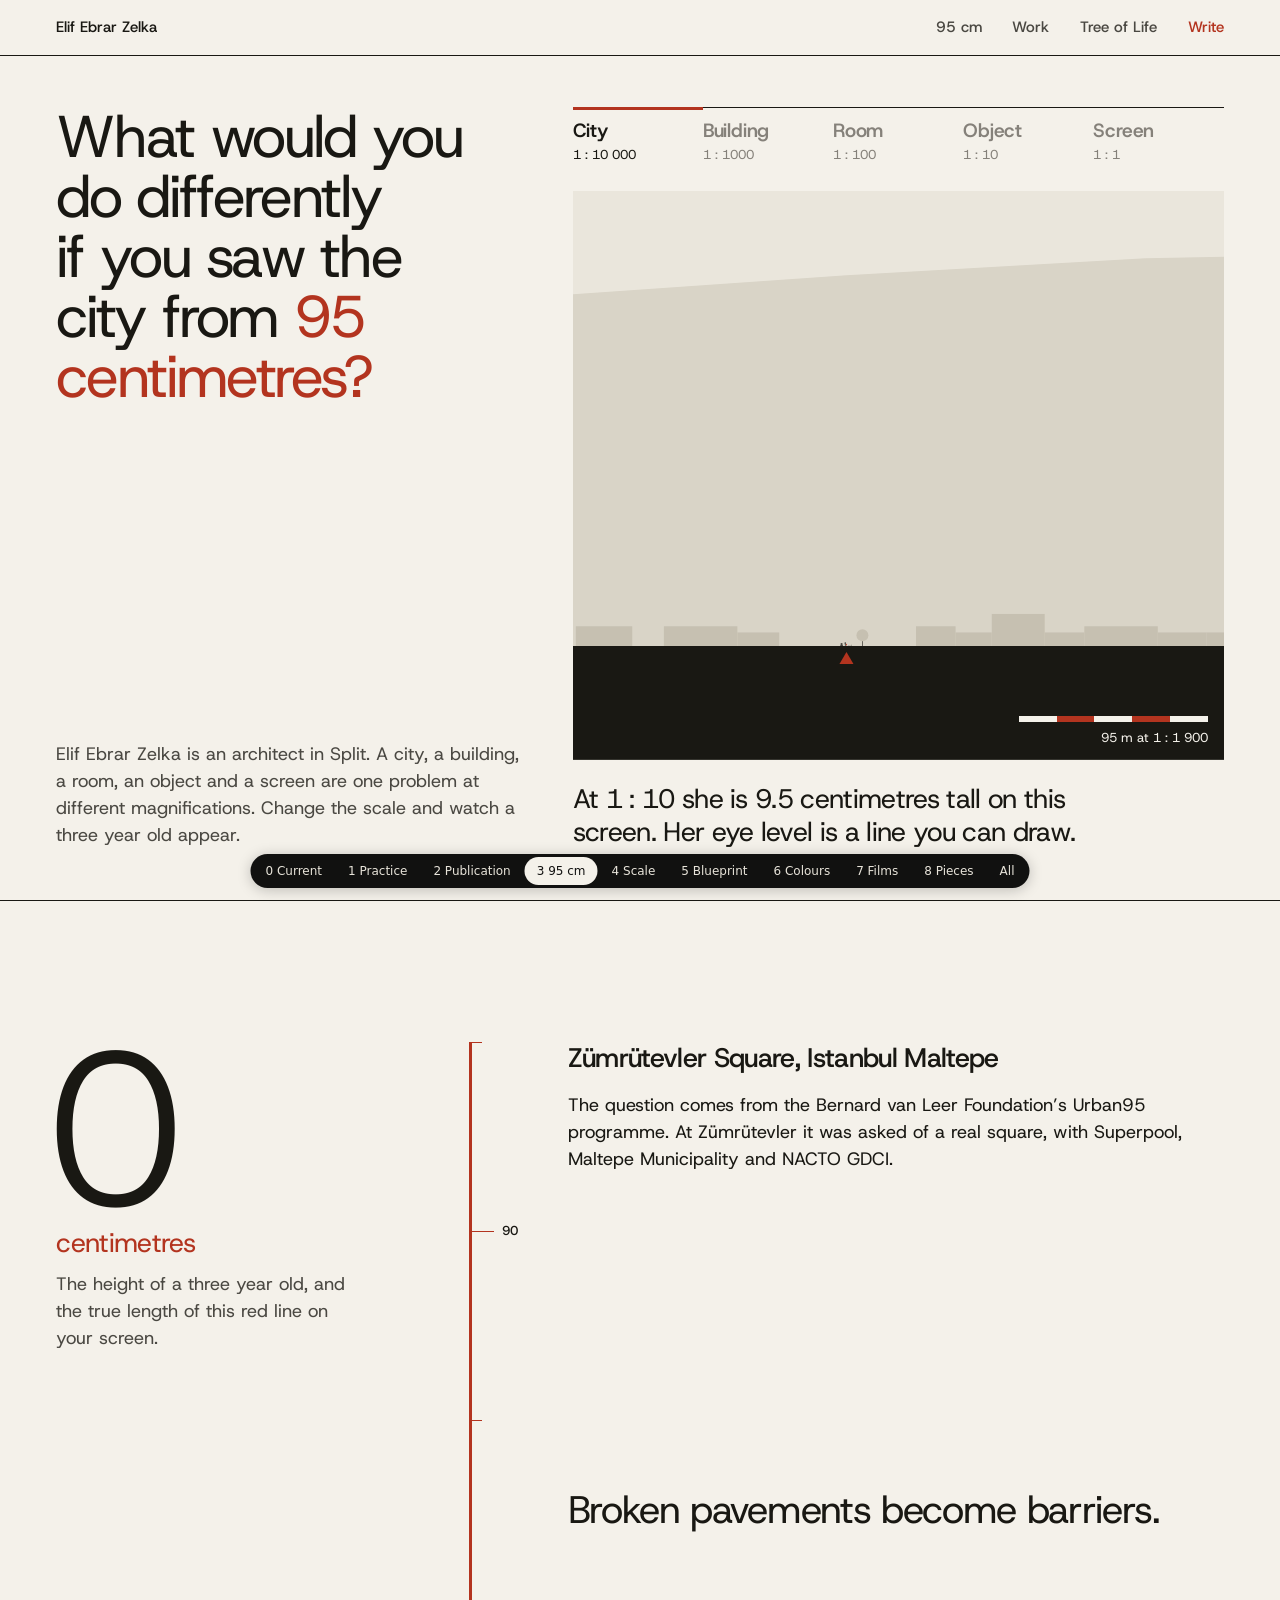
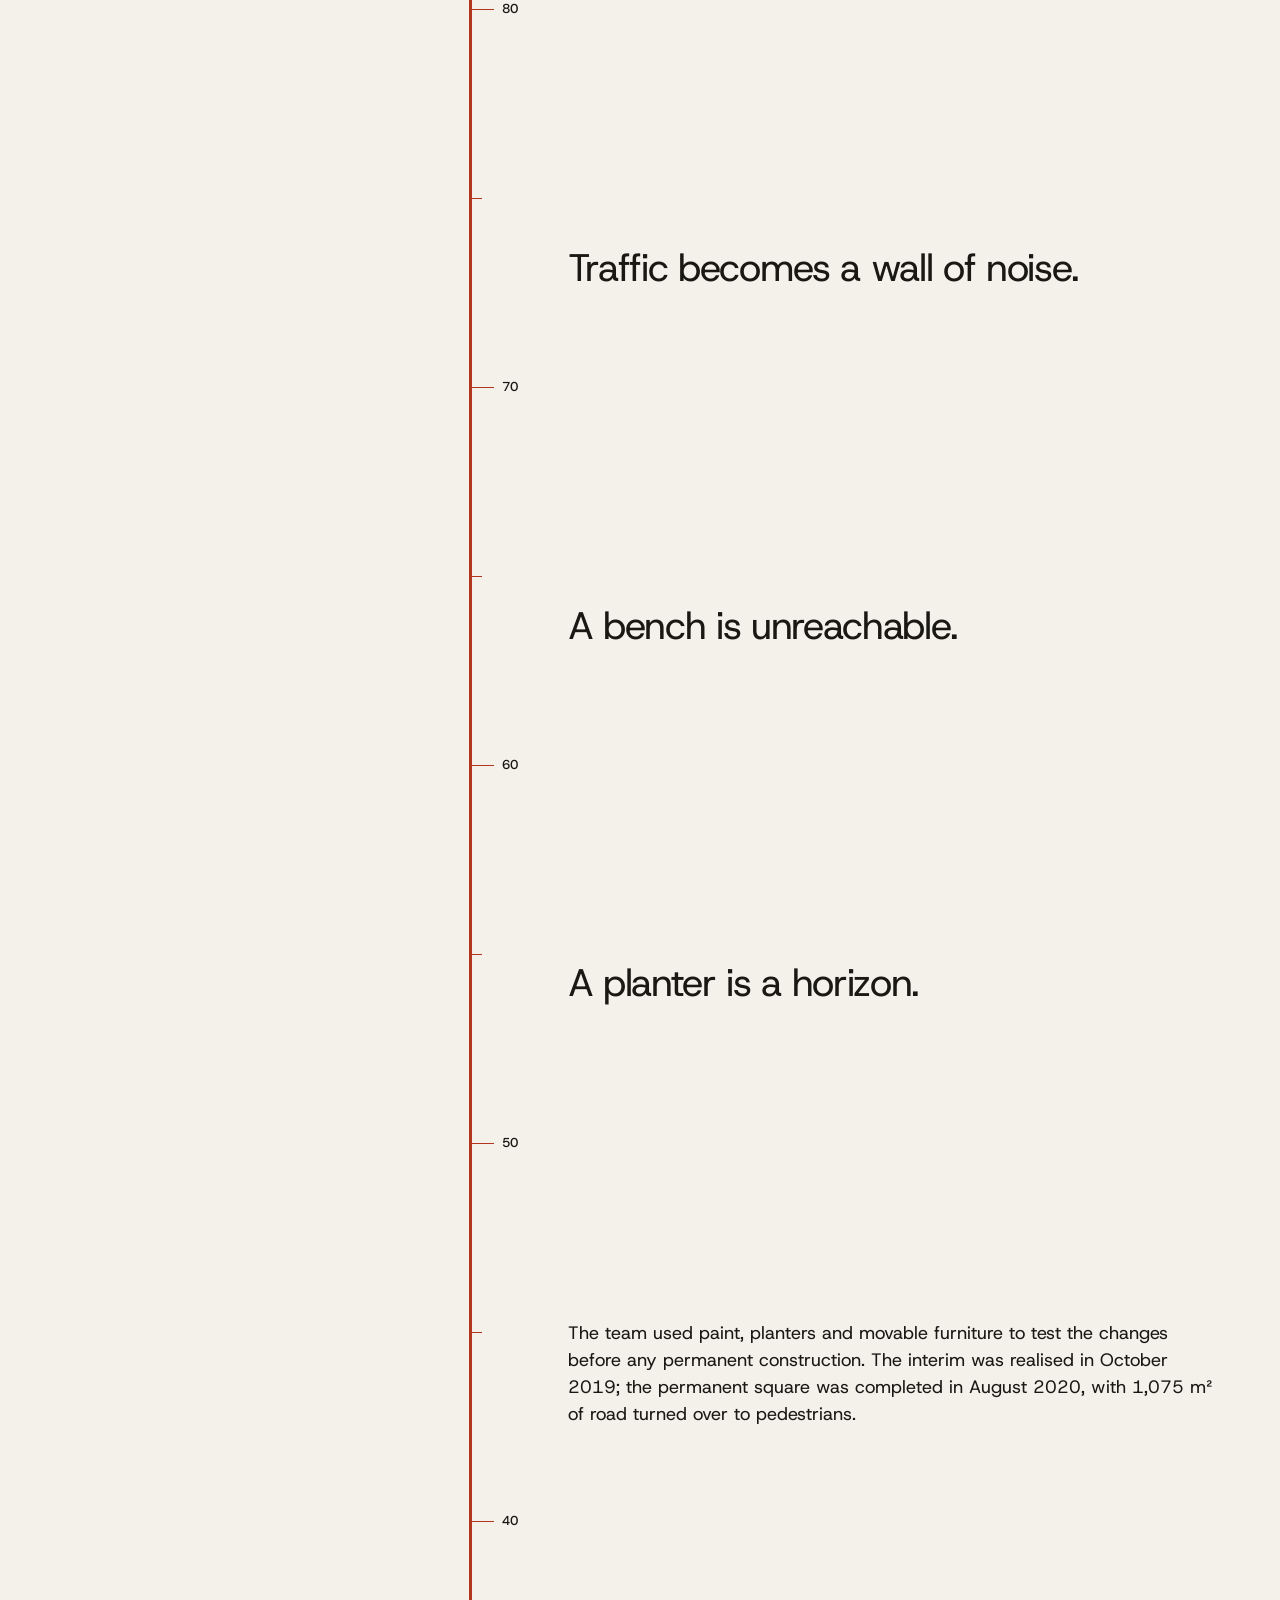
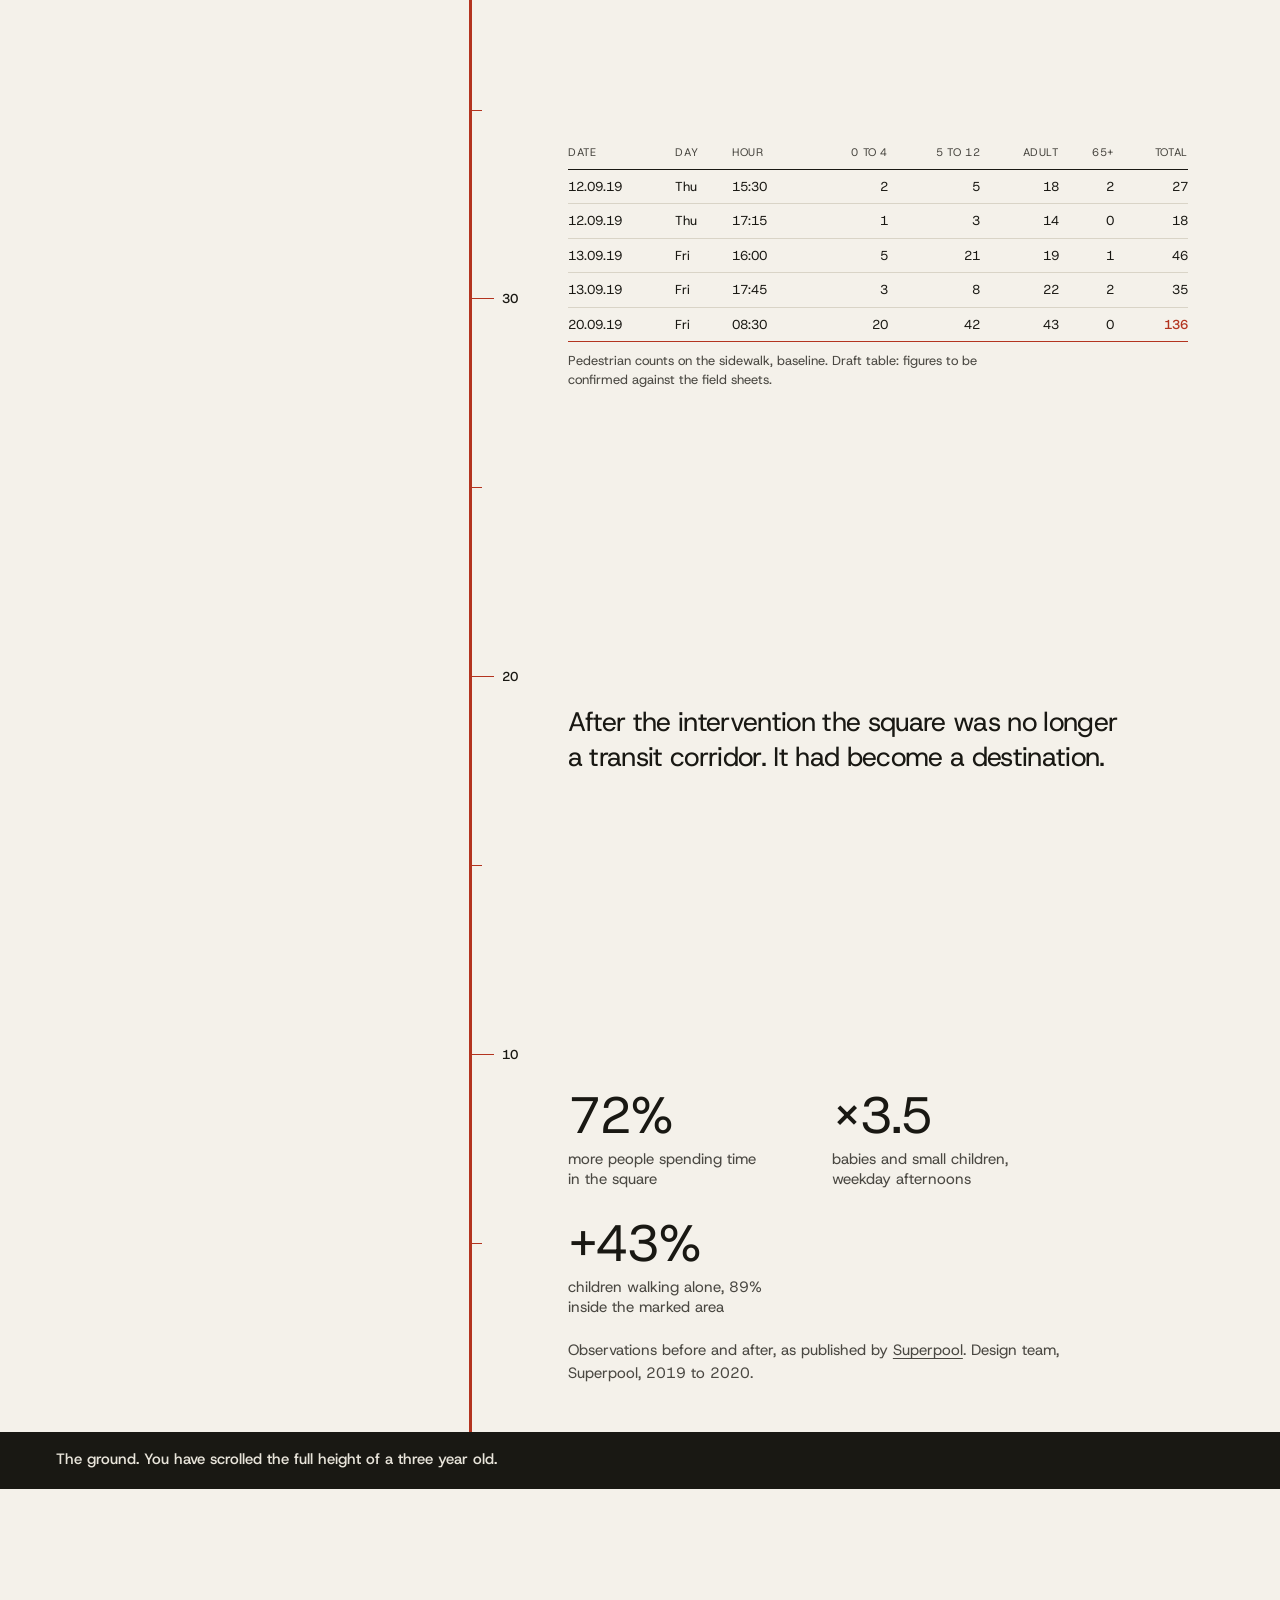
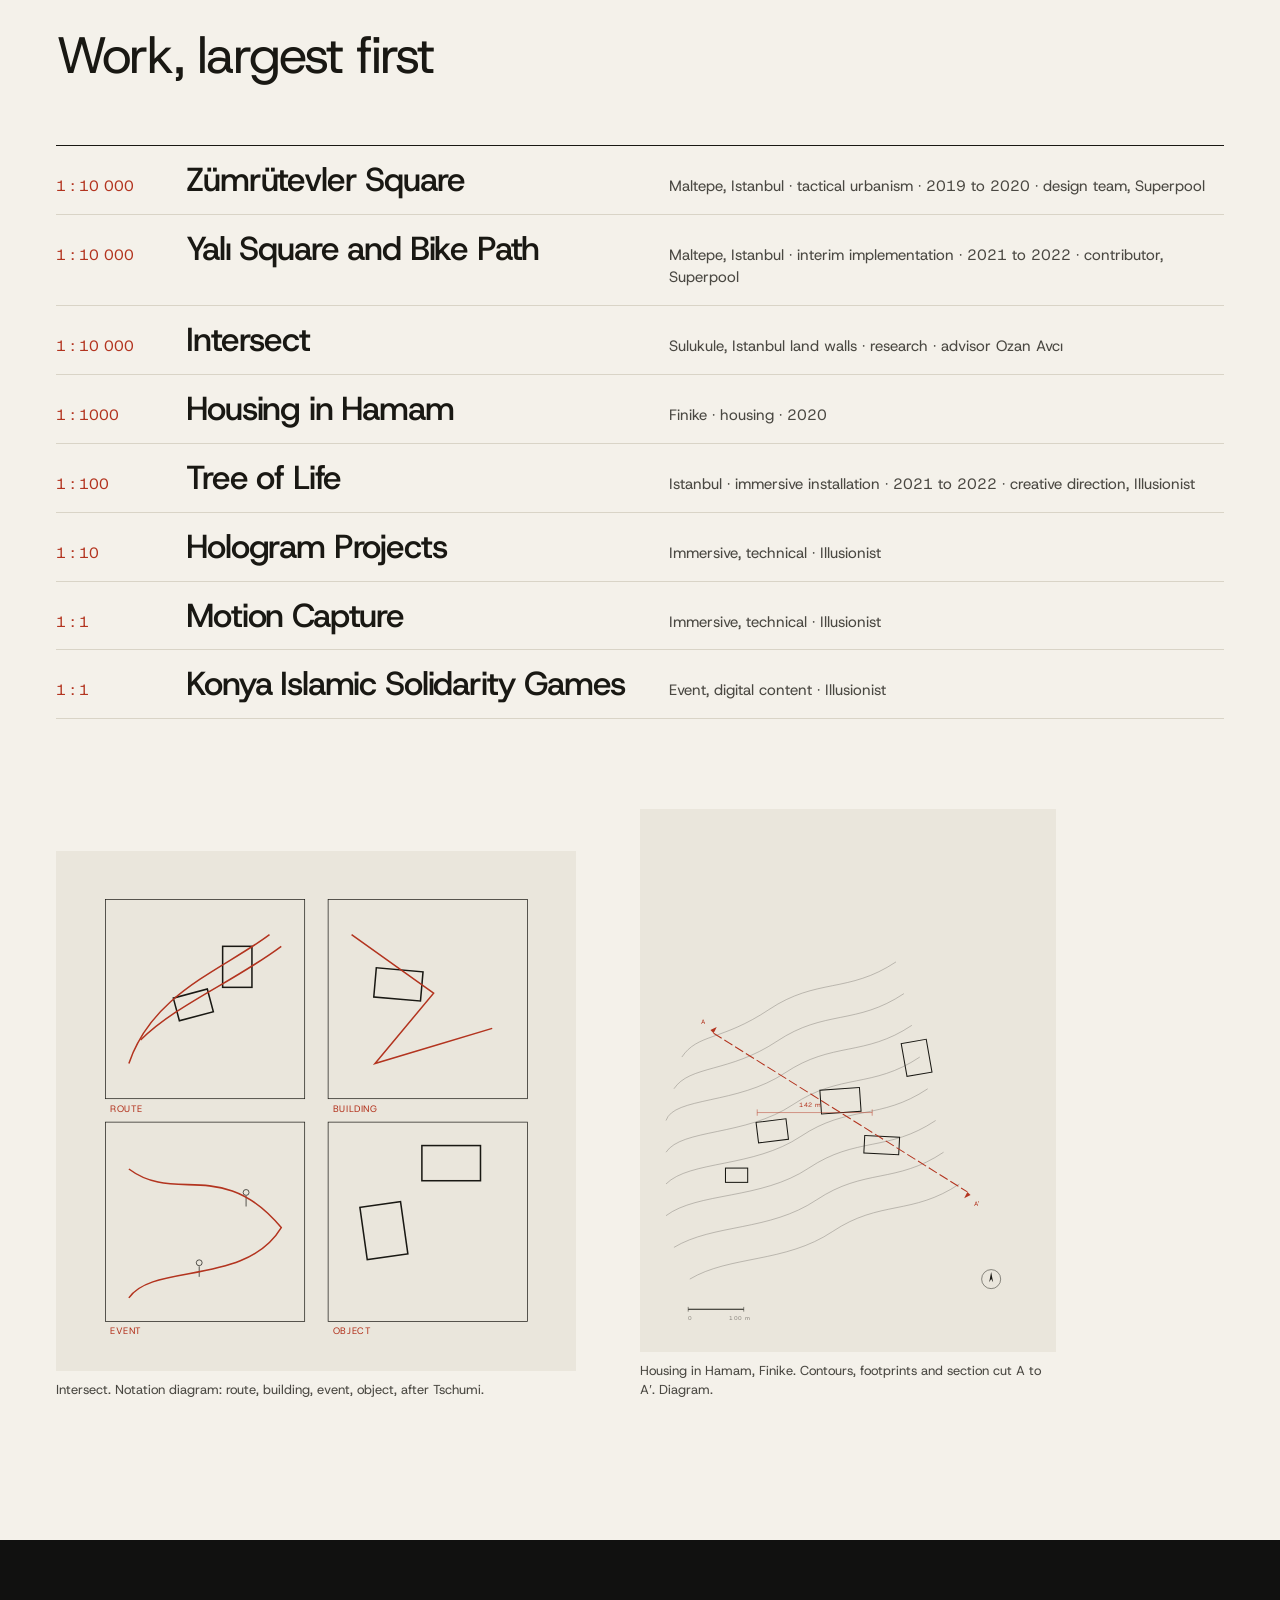
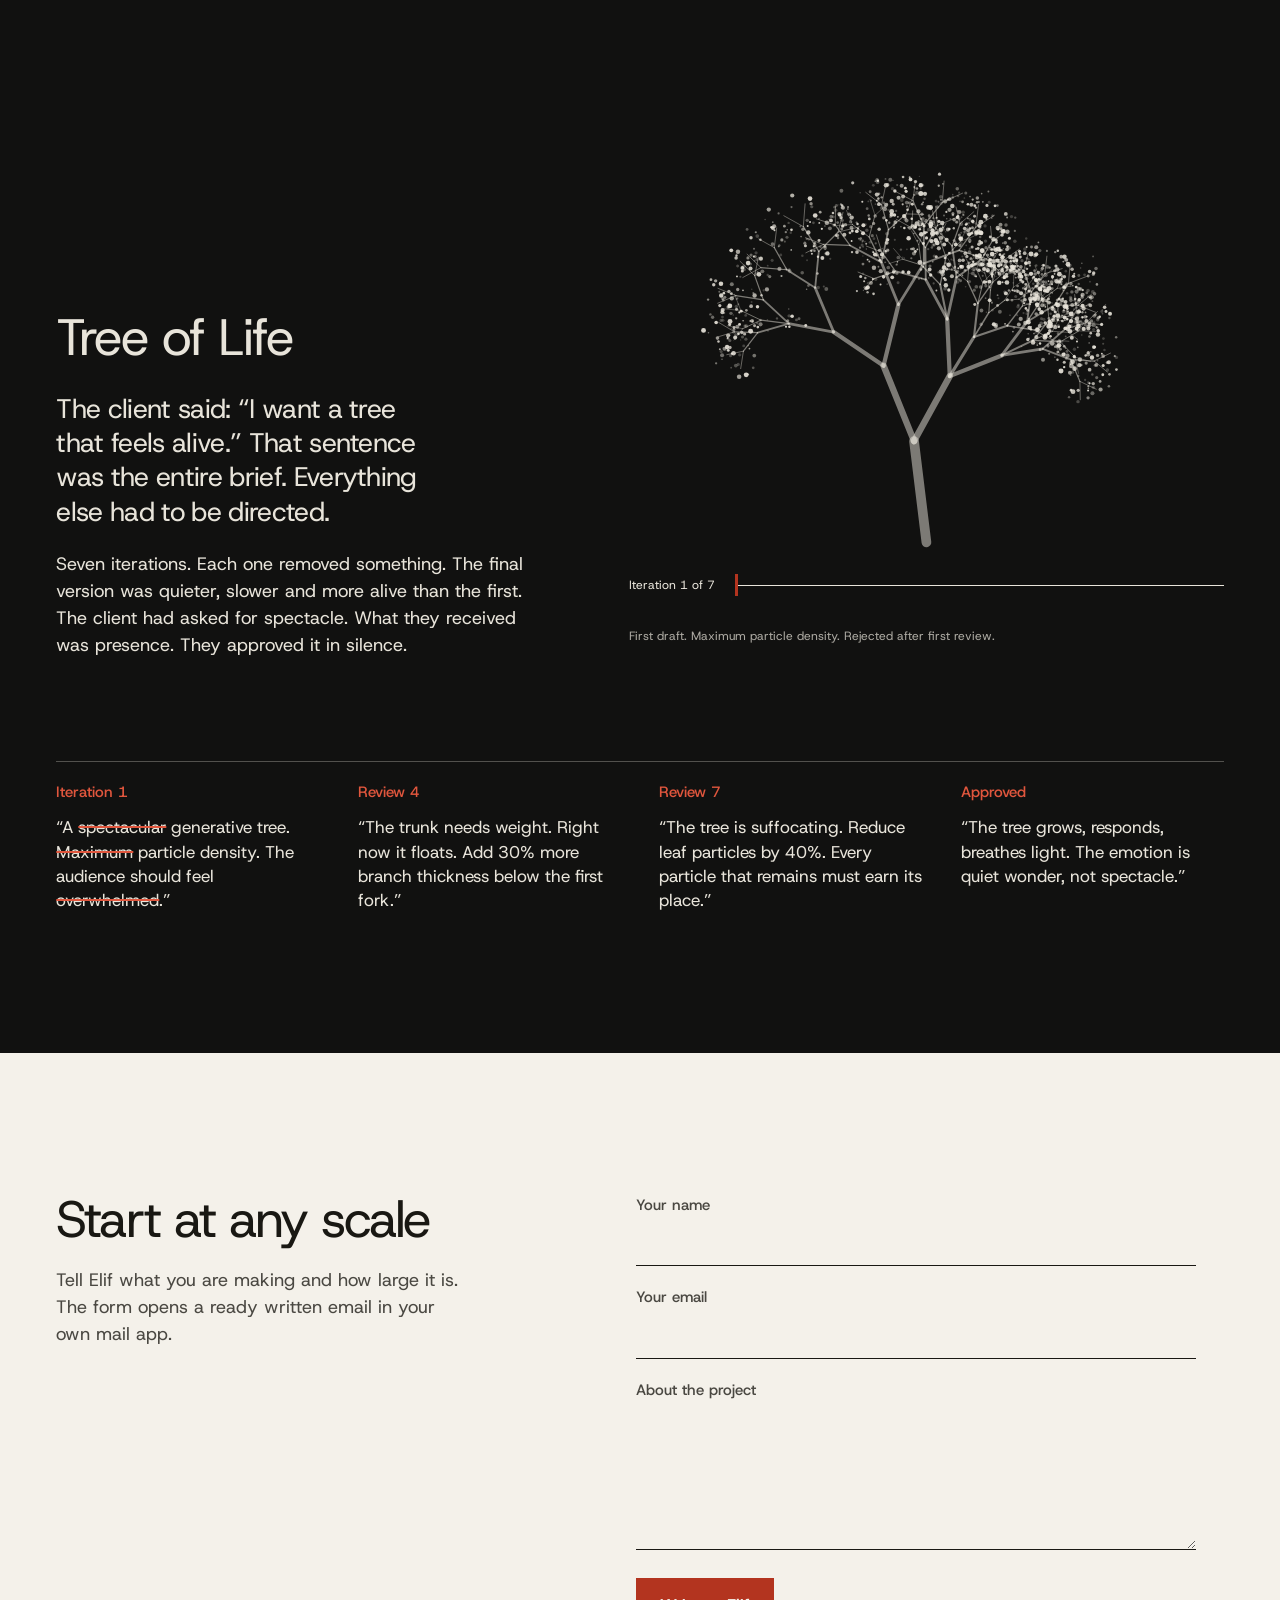
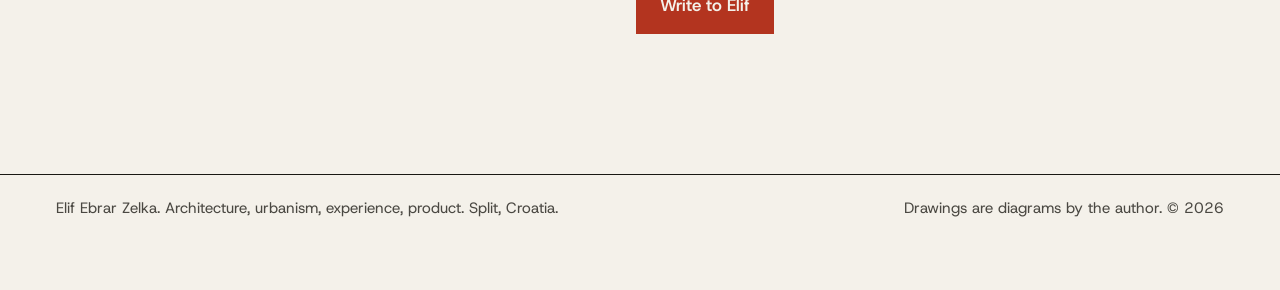
<file: v3/index.html>
<!doctype html>
<html lang="en">
<head>
<meta charset="utf-8">
<meta name="viewport" content="width=device-width, initial-scale=1">
<title>Elif Ebrar Zelka, architect. 95 cm</title>
<meta name="description" content="Elif Ebrar Zelka is an architect in Split. What would you do differently if you saw the city from 95 centimetres?">
<meta name="theme-color" content="#F4F1EA">
<link rel="icon" href="../favicon.svg" type="image/svg+xml">
<link rel="preconnect" href="https://fonts.googleapis.com">
<link rel="preconnect" href="https://fonts.gstatic.com" crossorigin>
<link href="https://fonts.googleapis.com/css2?family=Host+Grotesk:wght@300..700&amp;display=swap" rel="stylesheet">
<link rel="stylesheet" href="../shared/drawings.css">
<link rel="stylesheet" href="v3.css">
<script>document.documentElement.classList.add('js')</script>
</head>
<body>
<a class="skip" href="#main">Skip to the work</a>

<header class="bar">
  <a class="mark" href="#top">Elif Ebrar Zelka</a>
  <nav aria-label="Main"><a href="#observe">95 cm</a><a href="#work">Work</a><a href="#direct">Tree of Life</a><a href="#contact">Write</a></nav>
</header>

<main id="main">

<!-- The question, and the instrument that answers it -->
<section class="hero" id="top">
  <div class="hero-text">
    <h1>What would you do differently if you saw the city from <span class="red">95 centimetres?</span></h1>
    <p>Elif Ebrar Zelka is an architect in Split. A city, a building, a room, an object and a screen are one problem at different magnifications. Change the scale and watch a three year old appear.</p>
  </div>
  <div class="hero-fig" data-fig="scale"></div>
  <figure data-plate="hero"></figure>
</section>

<!-- 95 cm, at 1 : 1 -->
<section class="observe" id="observe">
  <div class="measure">
    <h2 aria-label="95 centimetres"><span class="num" id="cm" aria-hidden="true">95</span> <span aria-hidden="true">centimetres</span></h2>
    <p>The height of a three year old, and the true length of this red line on your screen.</p>
  </div>
  <div class="rule95" id="rule95" aria-hidden="true"></div>
  <div class="evidence">
    <div data-rv>
      <h3>Zümrütevler Square, Istanbul Maltepe</h3>
      <p>The question comes from the Bernard van Leer Foundation’s Urban95 programme. At Zümrütevler it was asked of a real square, with Superpool, Maltepe Municipality and NACTO GDCI.</p>
    </div>
    <p class="seen" data-rv>Broken pavements become barriers.</p>
    <p class="seen" data-rv>Traffic becomes a wall of noise.</p>
    <p class="seen" data-rv>A bench is unreachable.</p>
    <p class="seen" data-rv>A planter is a horizon.</p>
    <figure data-plate="zumrutevler"></figure>
    <p data-rv>The team used paint, planters and movable furniture to test the changes before any permanent construction. The interim was realised in October 2019; the permanent square was completed in August 2020, with 1,075 m² of road turned over to pedestrians.</p>
    <figure class="doc" data-rv>
      <div data-fig="counts"></div>
      <figcaption>Pedestrian counts on the sidewalk, baseline. Draft table: figures to be confirmed against the field sheets.</figcaption>
    </figure>
    <p class="statement" data-rv>After the intervention the square was no longer a transit corridor. It had become a destination.</p>
    <div data-rv>
      <dl class="data">
        <div><dt data-count>72%</dt><dd>more people spending time in the square</dd></div>
        <div><dt data-count>×3.5</dt><dd>babies and small children, weekday afternoons</dd></div>
        <div><dt data-count>+43%</dt><dd>children walking alone, 89% inside the marked area</dd></div>
      </dl>
      <p class="source">Observations before and after, as published by <a href="https://superpool.org/projects/zumrutevler-square">Superpool</a>. Design team, Superpool, 2019 to 2020.</p>
    </div>
  </div>
  <p class="ground">The ground. You have scrolled the full height of a three year old.</p>
</section>

<!-- Work -->
<section class="work" id="work">
  <h2 data-rv>Work, largest first</h2>
  <ol class="reg">
    <li data-rv><span class="s">1 : 10 000</span><span class="t">Zümrütevler Square</span><span class="m">Maltepe, Istanbul · tactical urbanism · 2019 to 2020 · design team, Superpool</span></li>
    <li data-rv><span class="s">1 : 10 000</span><span class="t">Yalı Square and Bike Path</span><span class="m">Maltepe, Istanbul · interim implementation · 2021 to 2022 · contributor, Superpool</span></li>
    <li data-rv><span class="s">1 : 10 000</span><span class="t">Intersect</span><span class="m">Sulukule, Istanbul land walls · research · advisor Ozan Avcı</span></li>
    <li data-rv><span class="s">1 : 1000</span><span class="t">Housing in Hamam</span><span class="m">Finike · housing · 2020</span></li>
    <li data-rv><span class="s">1 : 100</span><span class="t">Tree of Life</span><span class="m">Istanbul · immersive installation · 2021 to 2022 · creative direction, Illusionist</span></li>
    <li data-rv><span class="s">1 : 10</span><span class="t">Hologram Projects</span><span class="m">Immersive, technical · Illusionist</span></li>
    <li data-rv><span class="s">1 : 1</span><span class="t">Motion Capture</span><span class="m">Immersive, technical · Illusionist</span></li>
    <li data-rv><span class="s">1 : 1</span><span class="t">Konya Islamic Solidarity Games</span><span class="m">Event, digital content · Illusionist</span></li>
  </ol>
  <div class="pair">
    <figure data-rv>
      <div class="sheet" data-fig="notation"></div>
      <figcaption>Intersect. Notation diagram: route, building, event, object, after Tschumi.</figcaption>
    </figure>
    <figure data-rv>
      <div class="sheet" data-fig="finike"></div>
      <figcaption>Housing in Hamam, Finike. Contours, footprints and section cut A to A′. Diagram.</figcaption>
    </figure>
  </div>
  <figure data-plate="yali"></figure>
</section>

<!-- The dark room -->
<section class="direct" id="direct">
  <div class="direct-top">
    <div>
      <h2 data-rv>Tree of Life</h2>
      <p class="statement" data-rv>The client said: “I want a tree that feels alive.” That sentence was the entire brief. Everything else had to be directed.</p>
      <p data-rv>Seven iterations. Each one removed something. The final version was quieter, slower and more alive than the first. The client had asked for spectacle. What they received was presence. They approved it in silence.</p>
    </div>
    <div data-fig="tree"></div>
  </div>
  <figure data-plate="tree"></figure>
  <ol class="notes">
    <li data-rv><span>Iteration 1</span><p>“A <s>spectacular</s> generative tree. <s>Maximum</s> particle density. The audience should feel <s>overwhelmed</s>.”</p></li>
    <li data-rv><span>Review 4</span><p>“The trunk needs weight. Right now it floats. Add 30% more branch thickness below the first fork.”</p></li>
    <li data-rv><span>Review 7</span><p>“The tree is suffocating. Reduce leaf particles by 40%. Every particle that remains must earn its place.”</p></li>
    <li data-rv><span>Approved</span><p>“The tree grows, responds, breathes light. The emotion is quiet wonder, not spectacle.”</p></li>
  </ol>
</section>

<!-- Contact -->
<section class="contact" id="contact">
  <div>
    <h2 data-rv>Start at any scale</h2>
    <p data-rv>Tell Elif what you are making and how large it is. The form opens a ready written email in your own mail app.</p>
    <figure data-plate="portrait"></figure>
  </div>
  <form id="write" novalidate data-rv>
    <label for="f-name">Your name</label>
    <input id="f-name" name="name" type="text" autocomplete="name" required>
    <label for="f-email">Your email</label>
    <input id="f-email" name="email" type="email" autocomplete="email" required>
    <label for="f-msg">About the project</label>
    <textarea id="f-msg" name="message" rows="4" required></textarea>
    <p class="form-error" id="form-error" role="alert" hidden></p>
    <button type="submit">Write to Elif</button>
  </form>
</section>

</main>

<footer class="foot">
  <p>Elif Ebrar Zelka. Architecture, urbanism, experience, product. Split, Croatia.</p>
  <p>Drawings are diagrams by the author. © 2026</p>
</footer>

<script src="../shared/figures.js"></script>
<script src="../shared/plates.js"></script>
<script src="../shared/scale.js"></script>
<script src="../shared/tree.js"></script>
<script src="../shared/site.js"></script>
<script src="../shared/switch.js"></script>
</body>
</html>
</file>
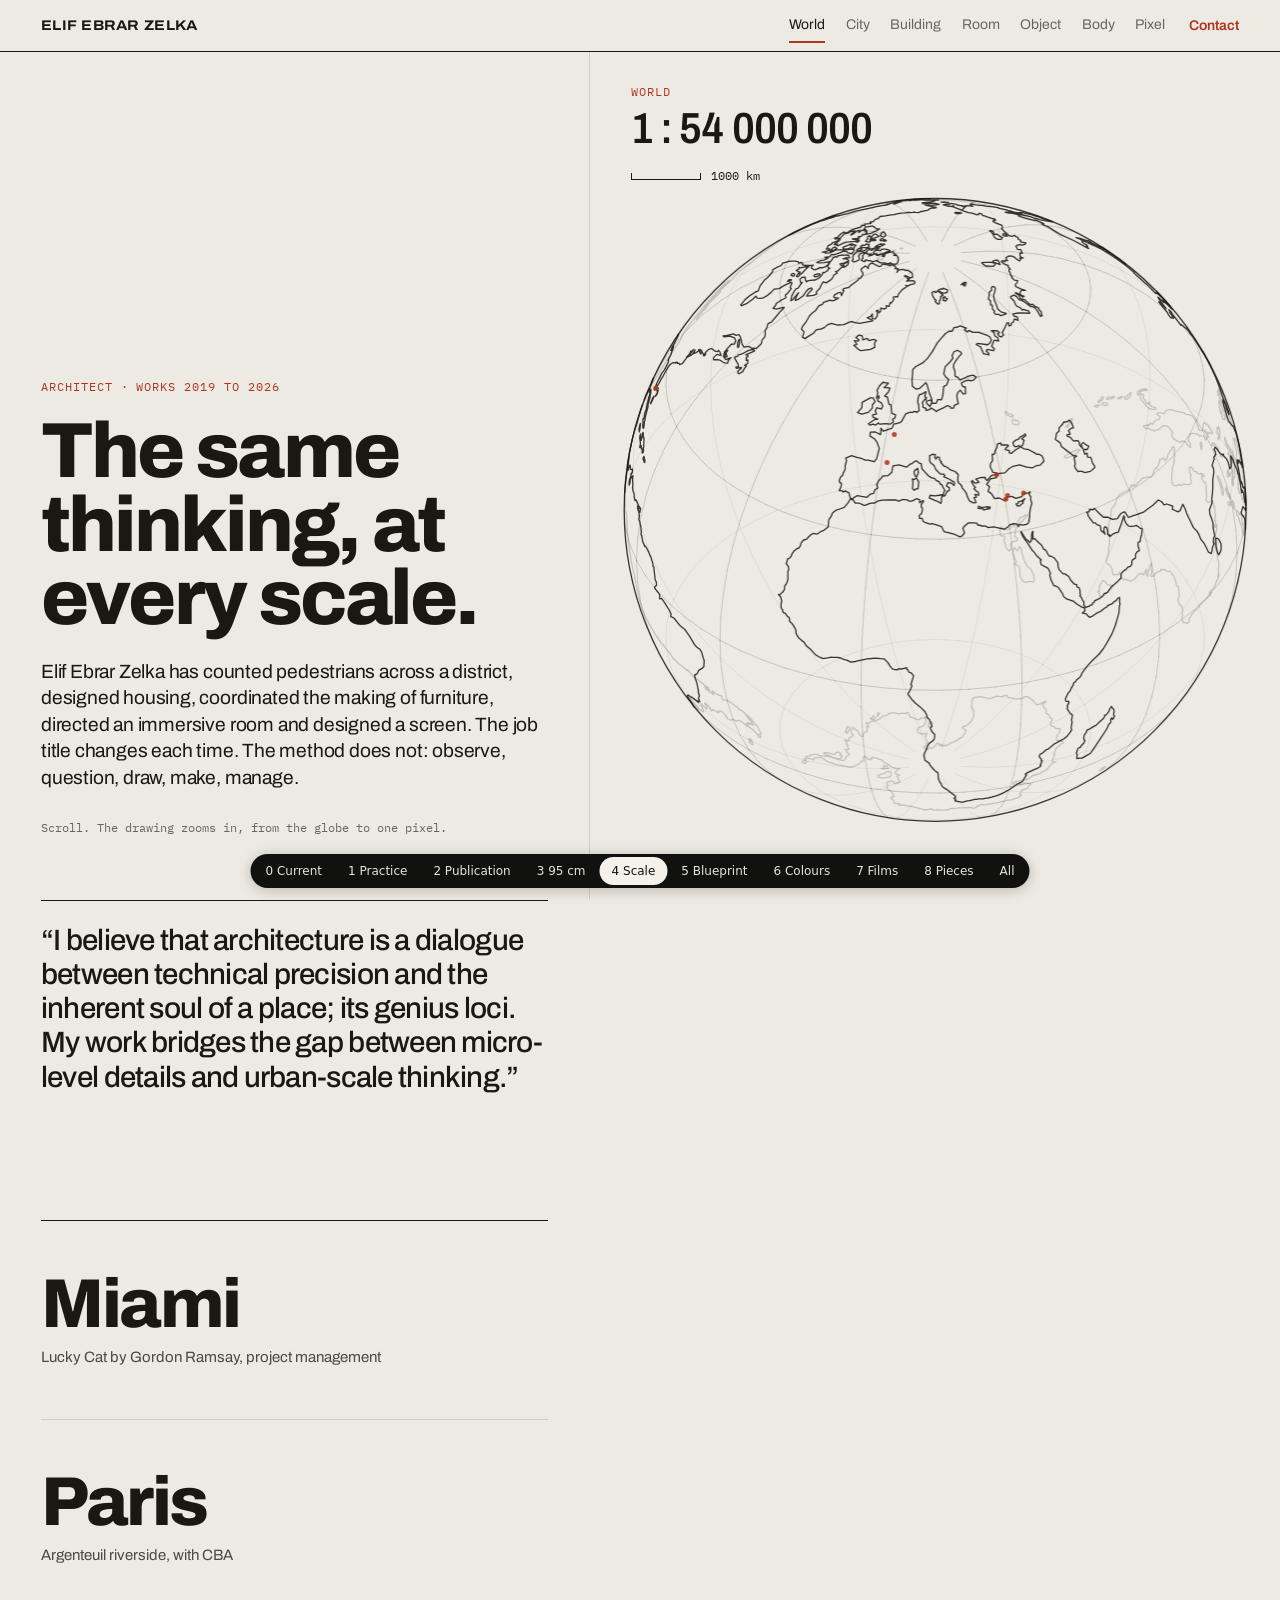
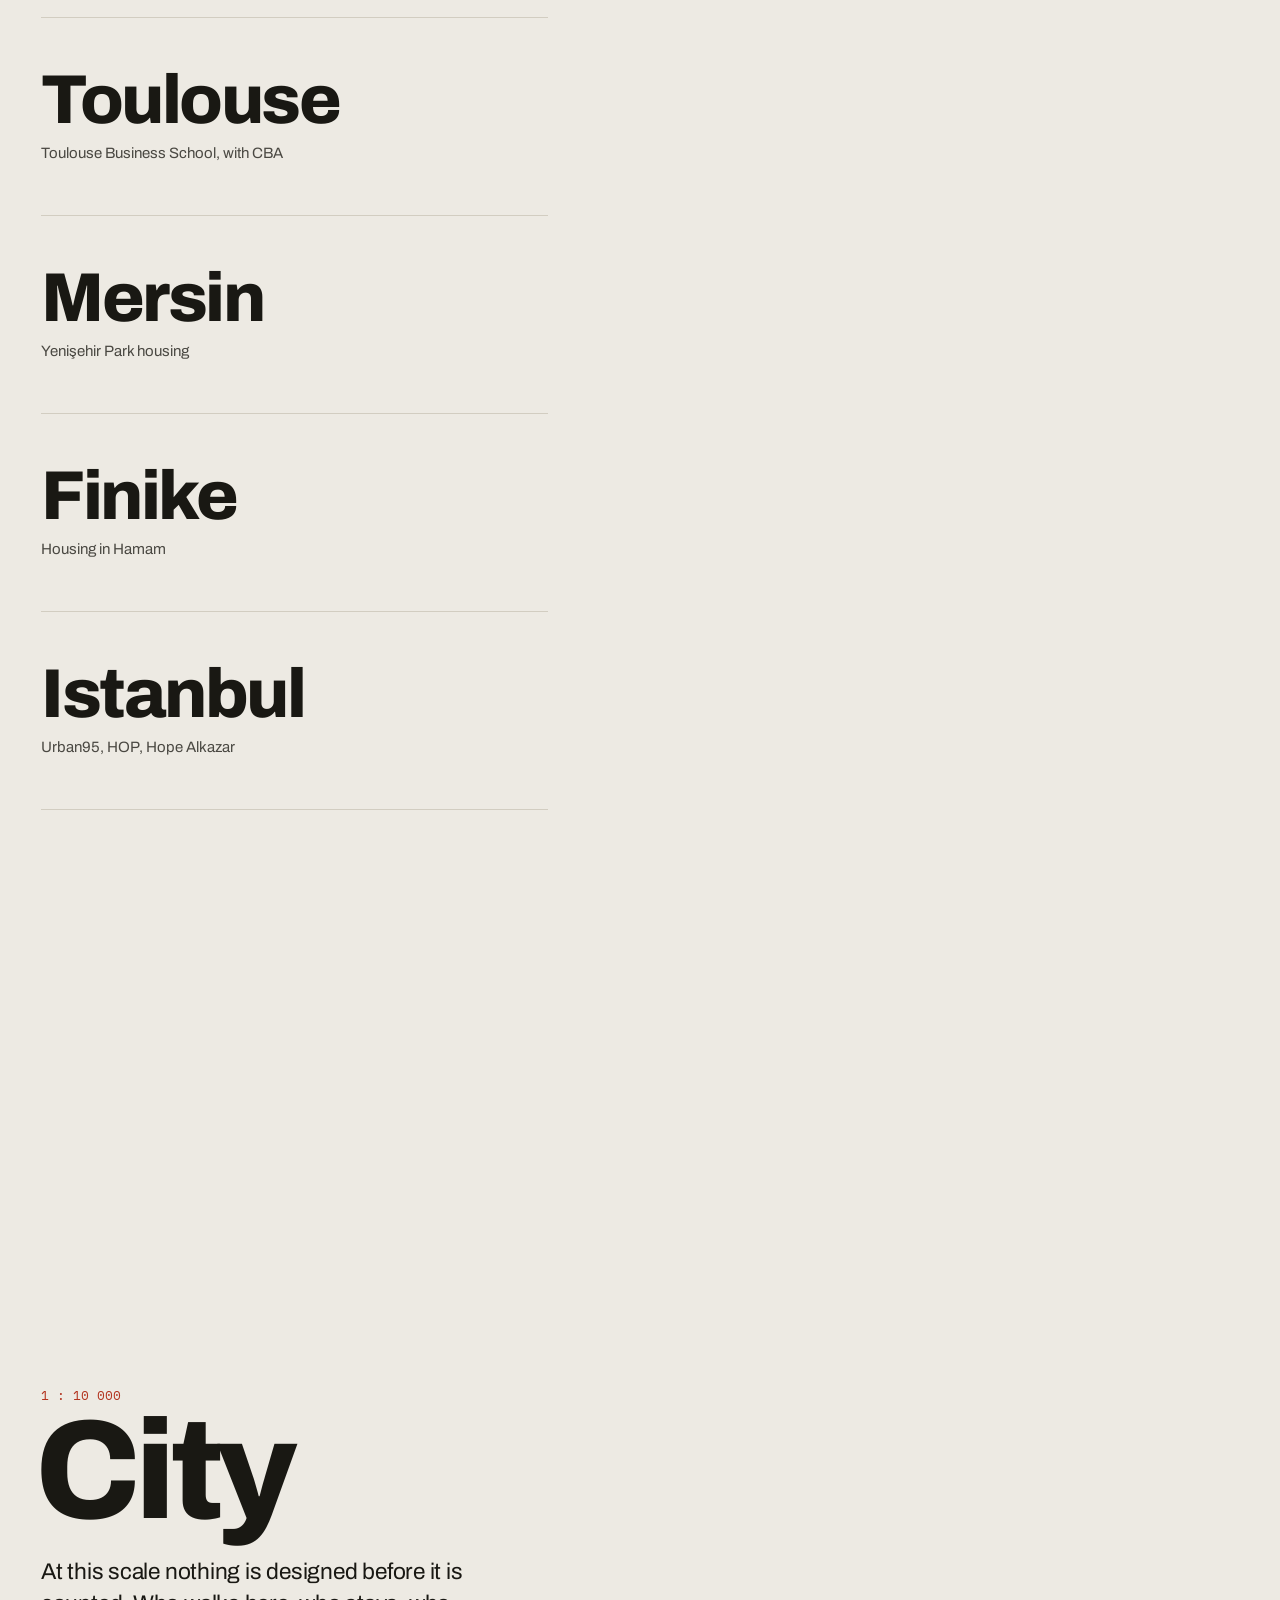
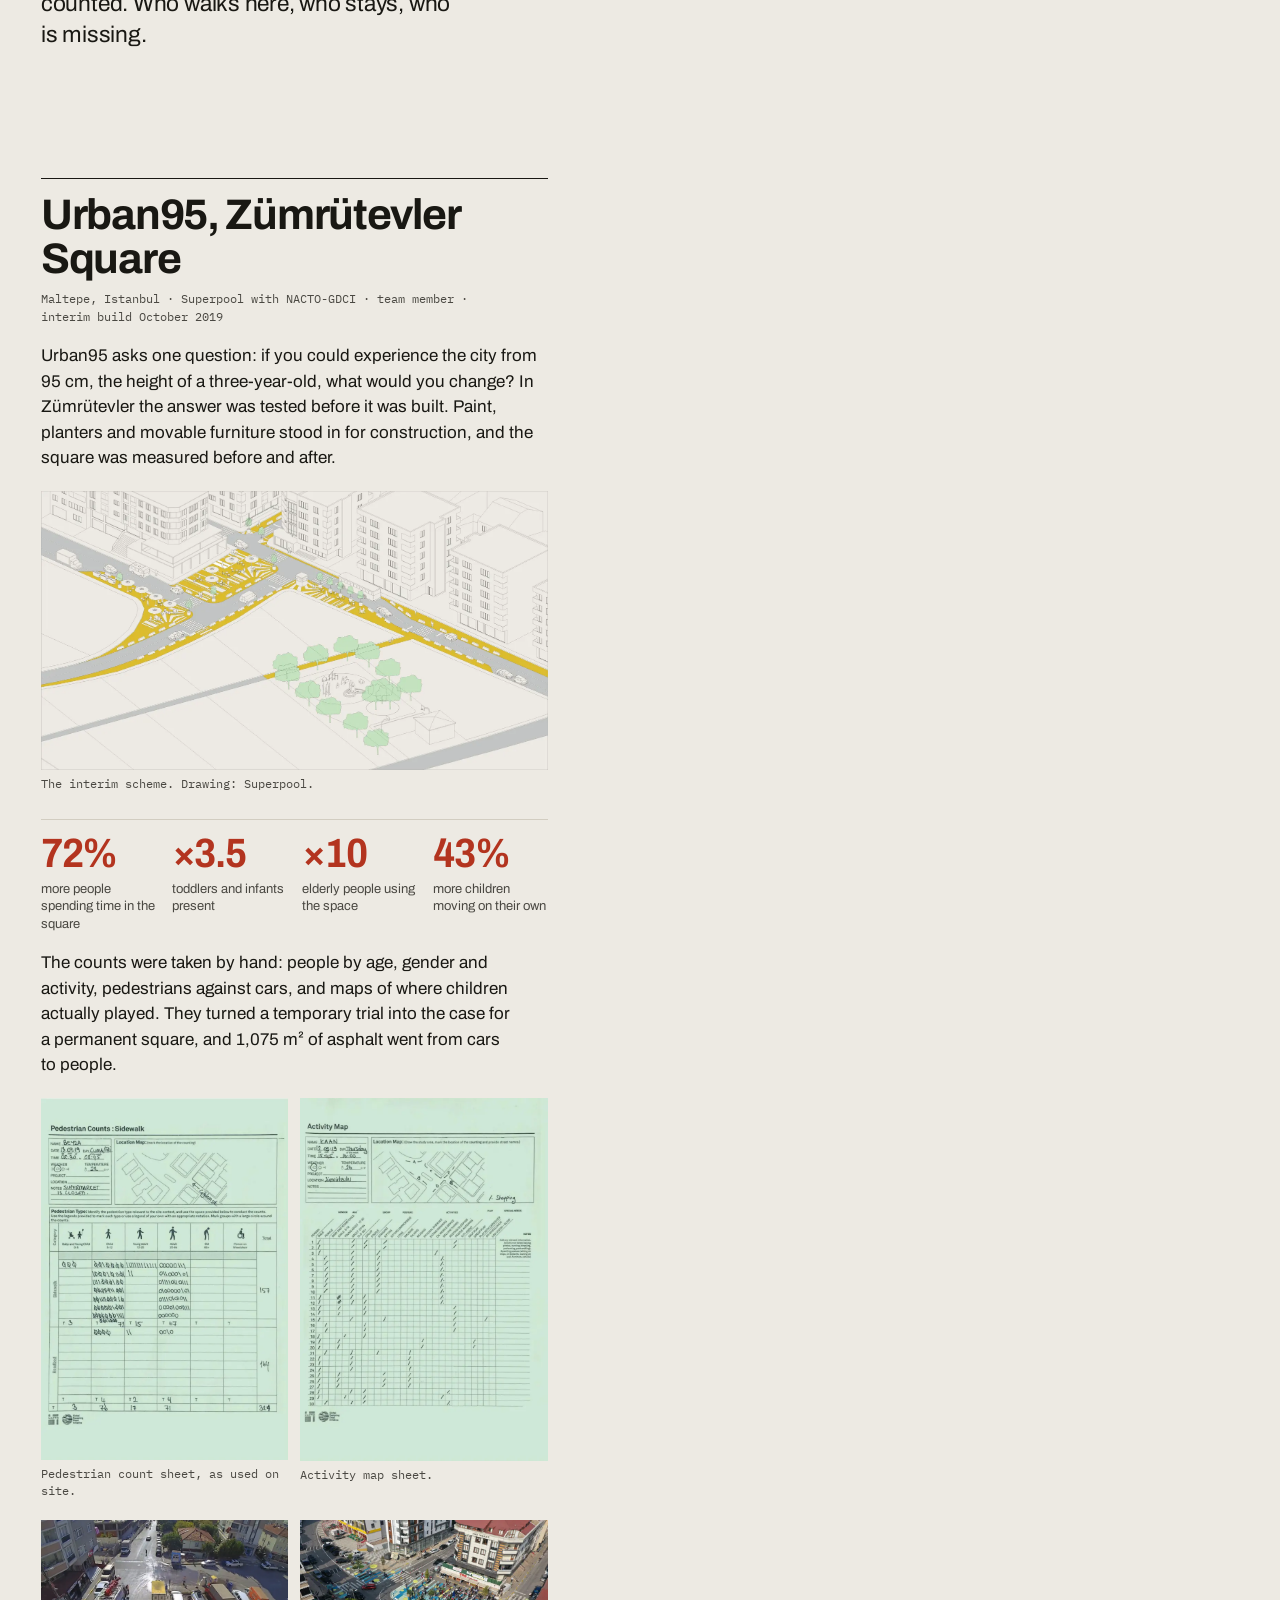
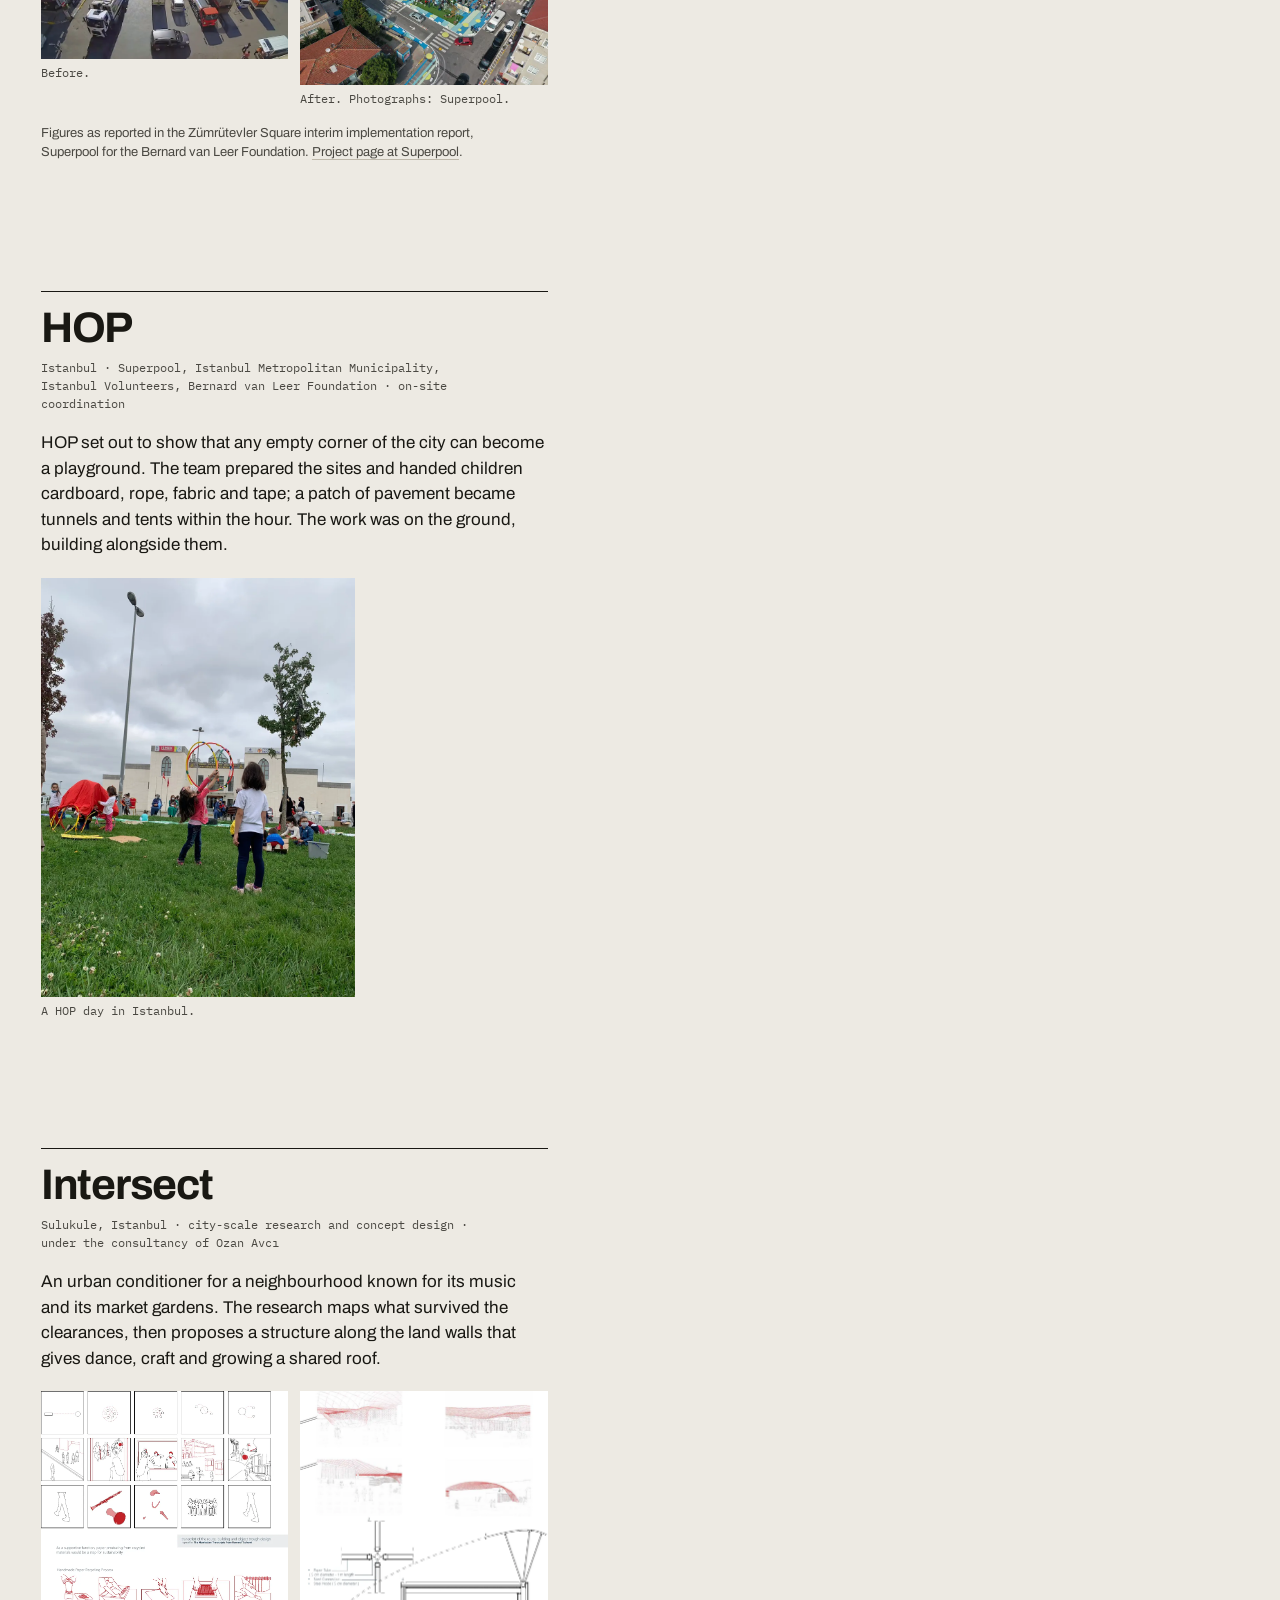
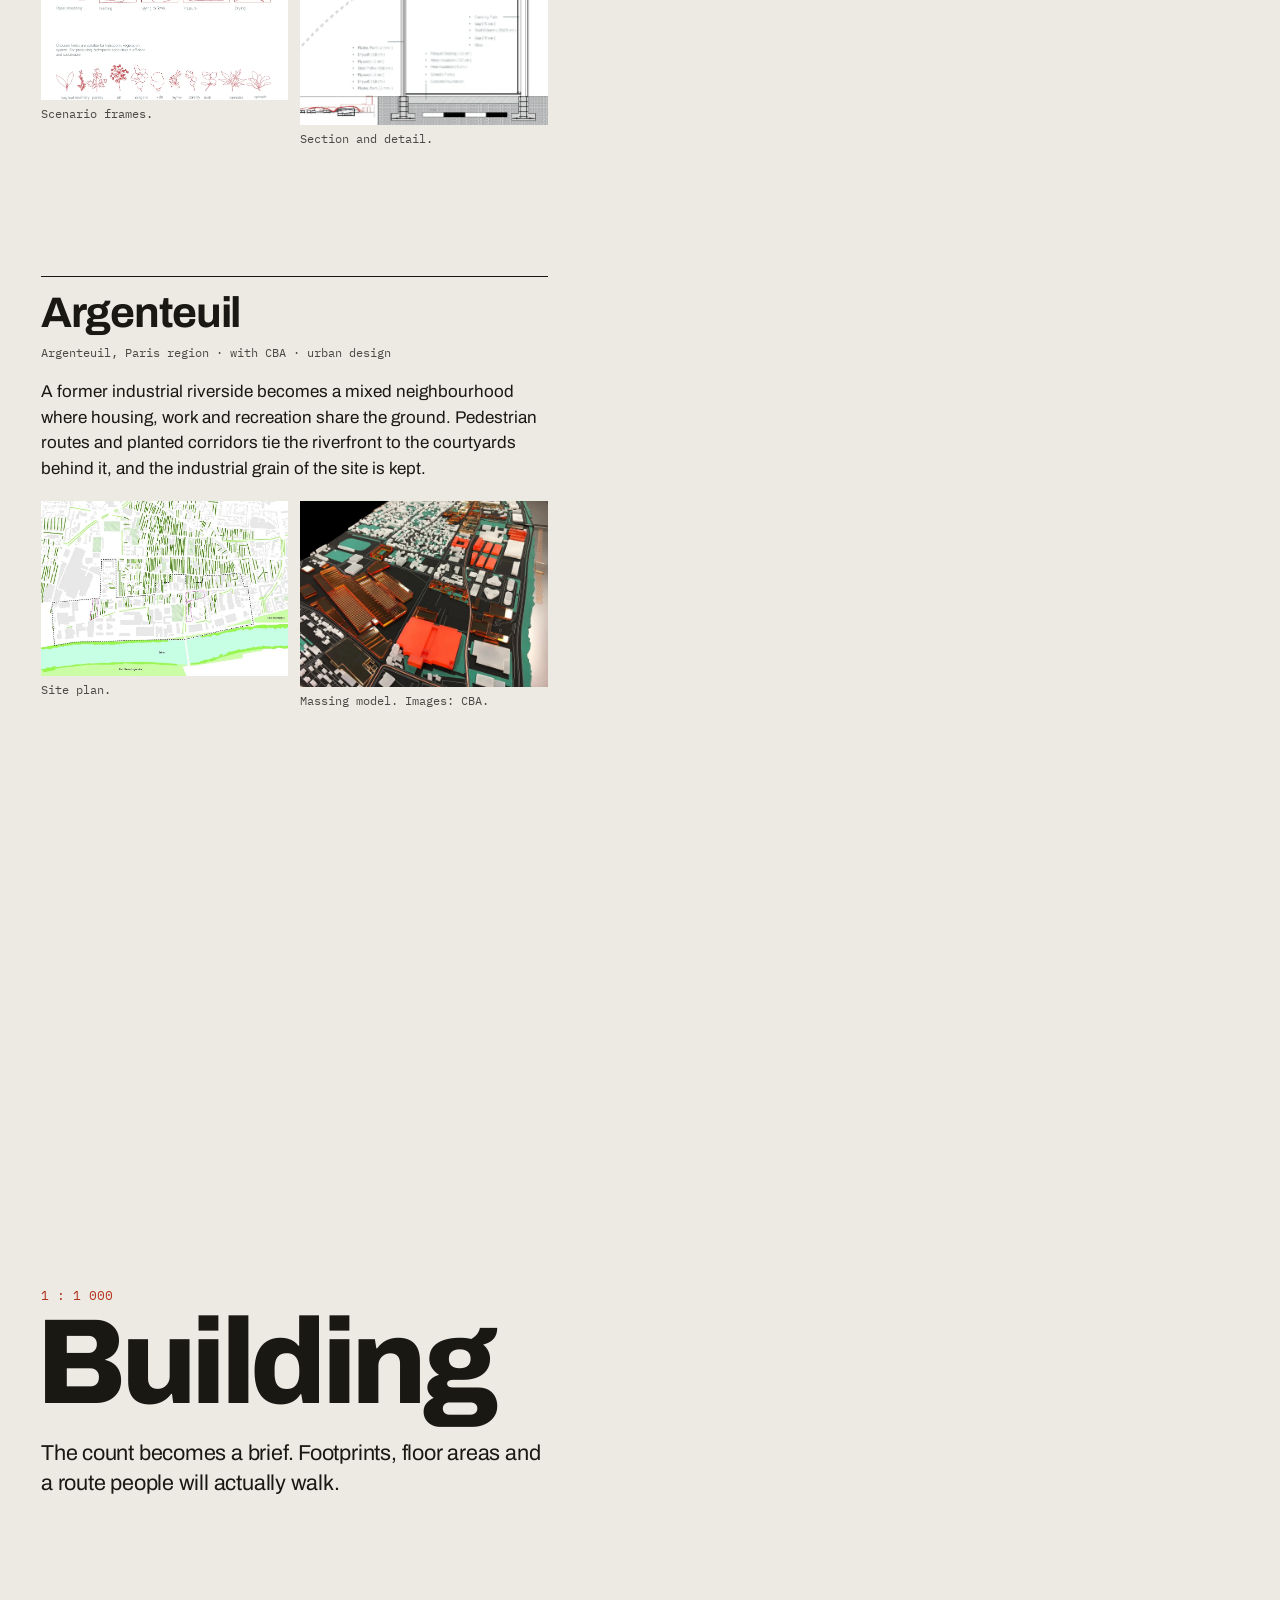
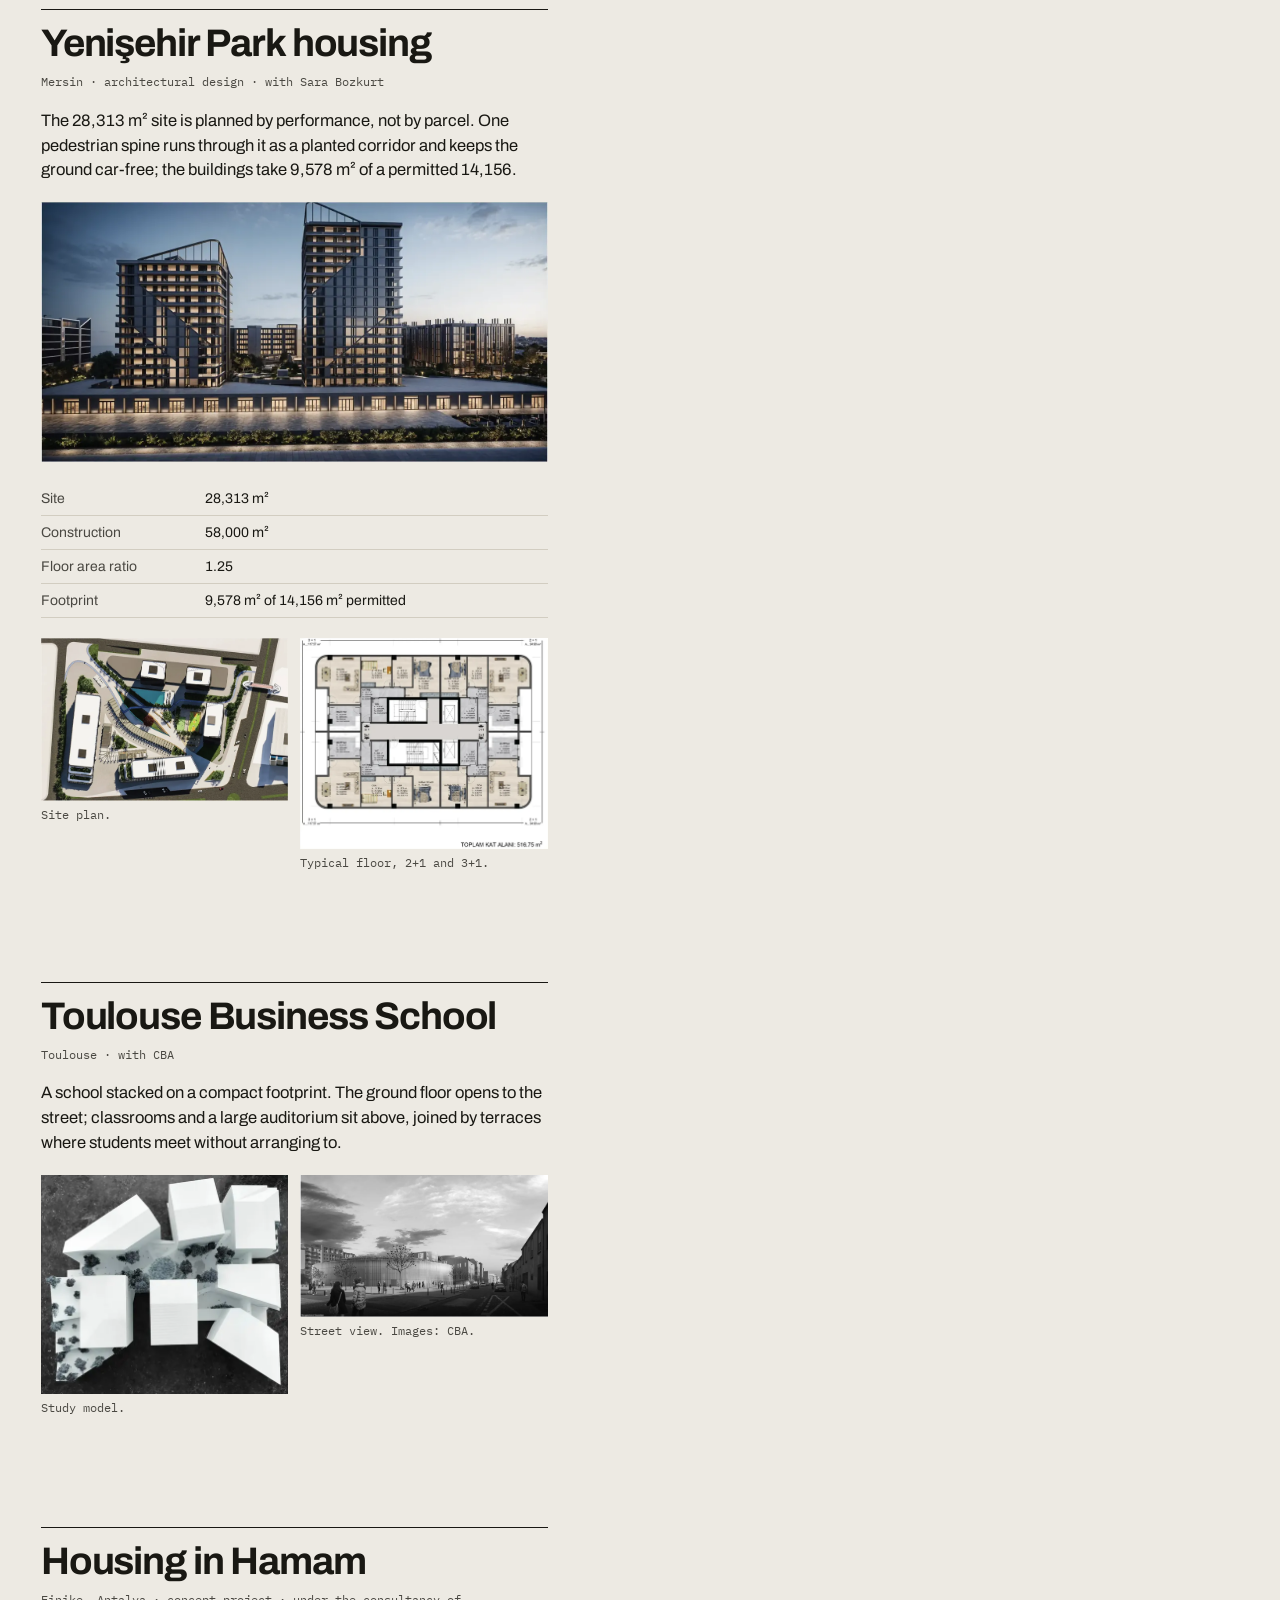
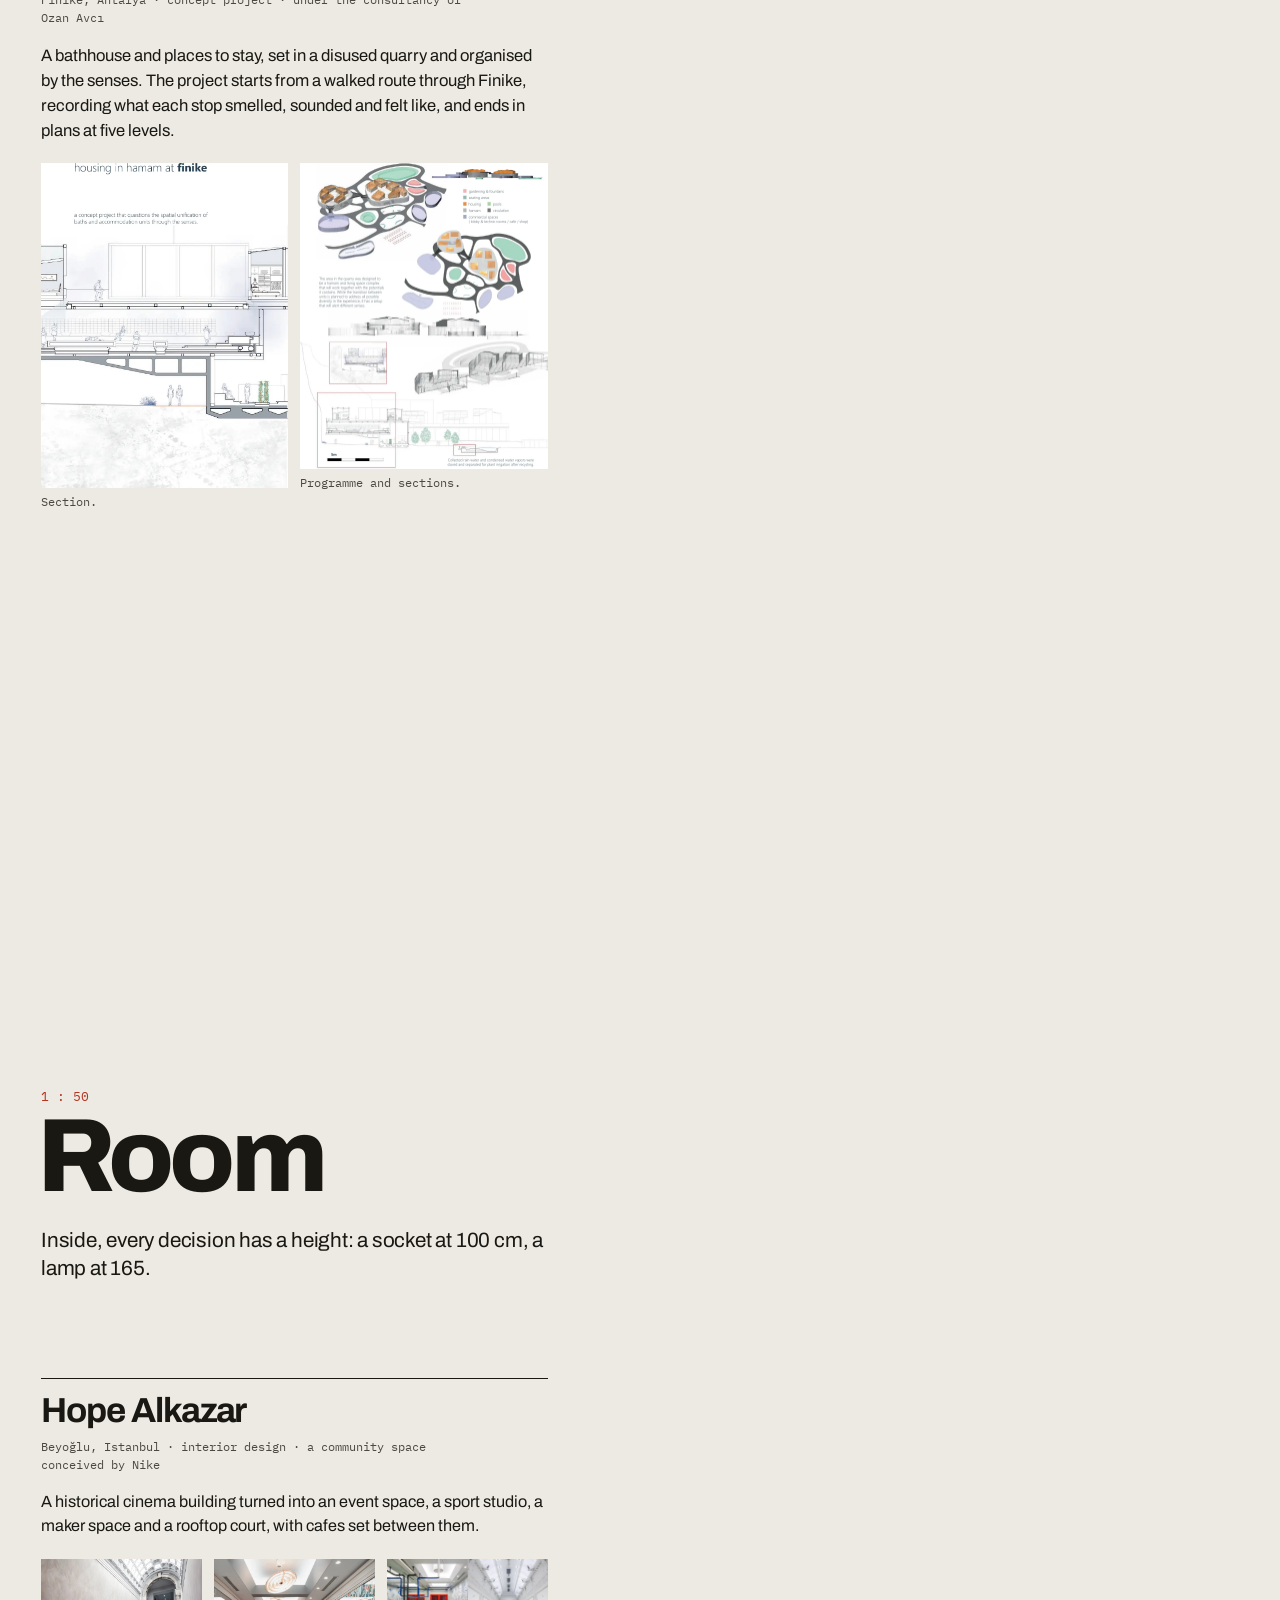
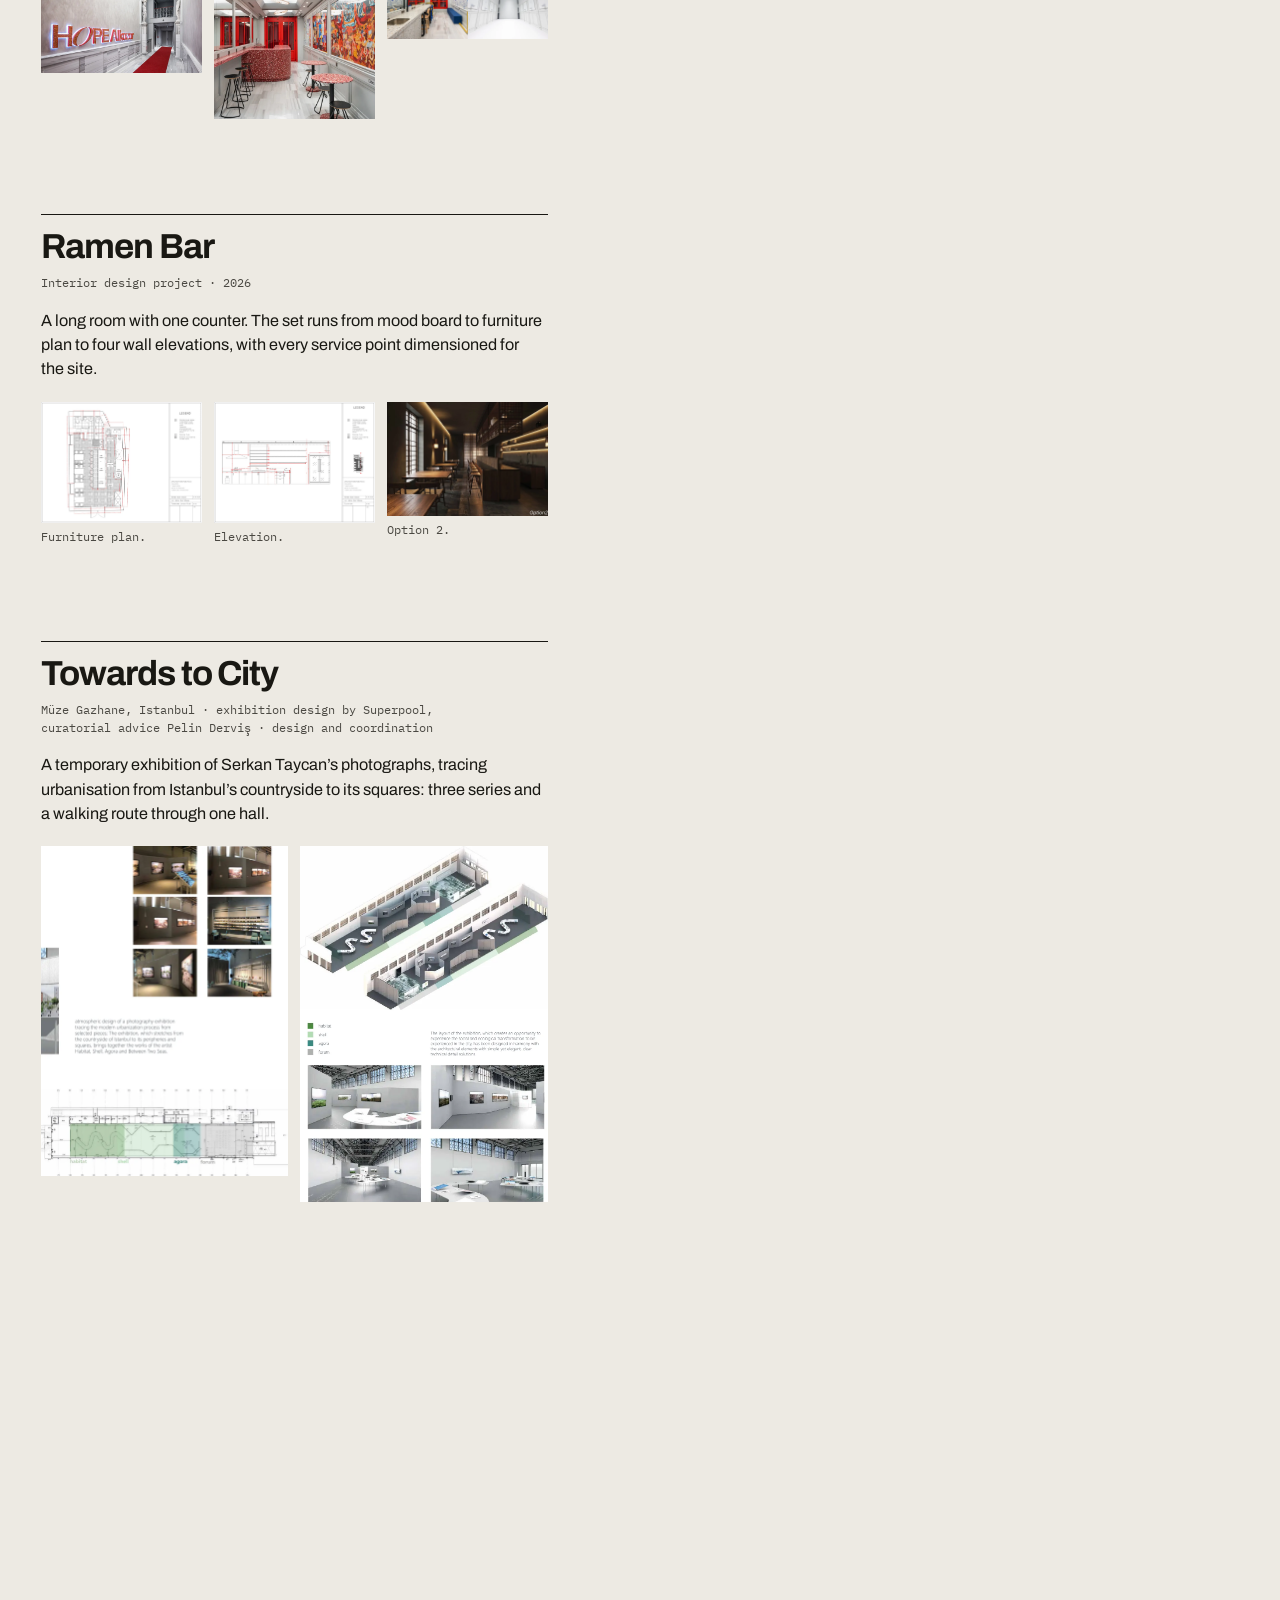
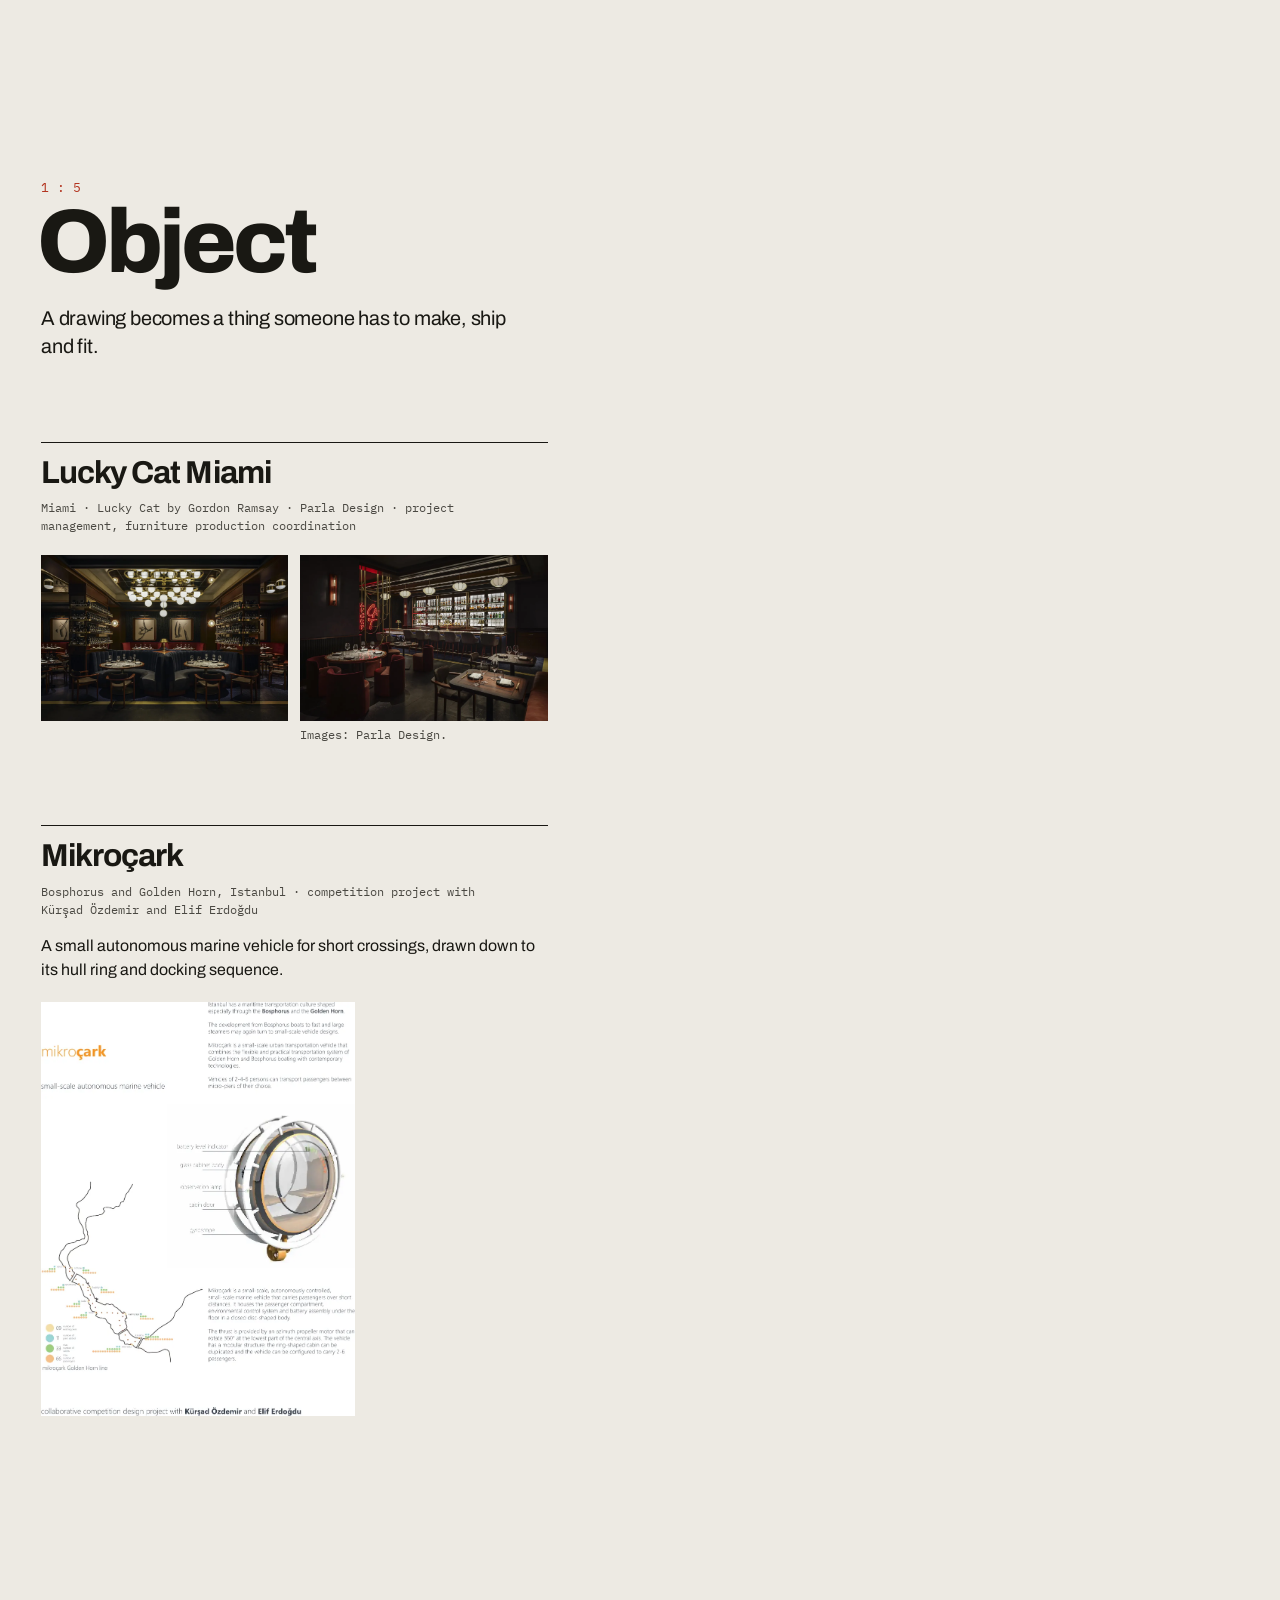
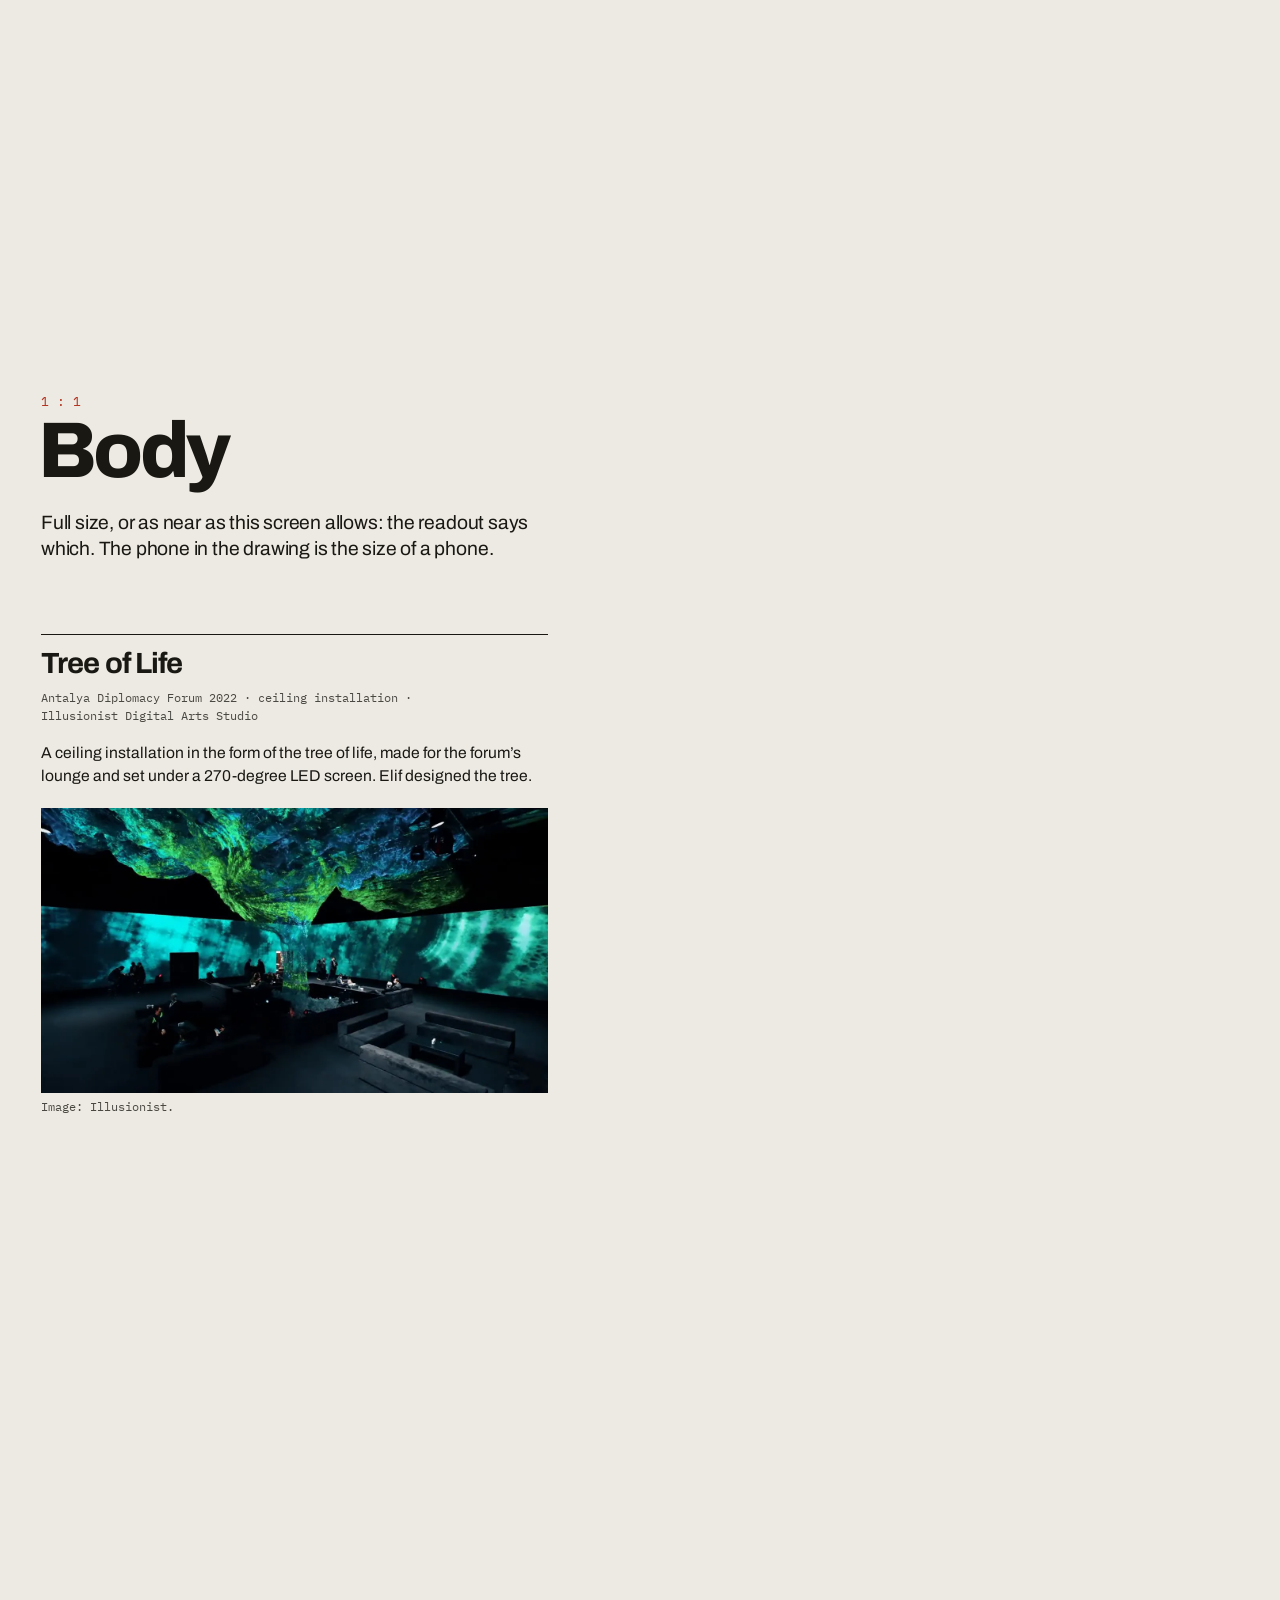
<file: v4/index.html>
<!doctype html>
<html lang="en">
<head>
<meta charset="utf-8">
<meta name="viewport" content="width=device-width, initial-scale=1, viewport-fit=cover">
<title>Elif Ebrar Zelka: works across scales</title>
<meta name="description" content="Elif Ebrar Zelka, architect. One way of thinking, shown at seven scales: from a city's pedestrian counts to a single pixel.">
<meta name="theme-color" content="#EDEAE3">
<link rel="icon" href="../favicon.svg" type="image/svg+xml">
<link rel="preconnect" href="https://fonts.googleapis.com">
<link rel="preconnect" href="https://fonts.gstatic.com" crossorigin>
<link href="https://fonts.googleapis.com/css2?family=Archivo:wdth,wght@62..125,400..800&amp;family=IBM+Plex+Mono:wght@400;500&amp;display=swap" rel="stylesheet">
<link rel="stylesheet" href="../shared/drawings.css">
<link rel="stylesheet" href="v4.css">
<script>document.documentElement.classList.add('js')</script>
</head>
<body>
<a class="skip" href="#world">Skip to the work</a>

<header class="top">
  <a class="brand" href="#world">Elif Ebrar Zelka</a>
  <nav class="ladder" aria-label="Scales">
    <a href="#world">World</a><a href="#city">City</a><a href="#building">Building</a><a href="#room">Room</a><a href="#object">Object</a><a href="#body">Body</a><a href="#pixel">Pixel</a>
  </nav>
  <a class="write" href="#contact">Contact</a>
</header>

<div class="stage" aria-hidden="true">
  <canvas id="wire"></canvas>
  <div class="hud">
    <p class="hud-stop" id="hud-stop">World</p>
    <p class="hud-n" id="hud-n">1 : 1</p>
    <div class="hud-scale"><i id="hud-bar"></i><span id="hud-len"></span></div>
  </div>
  <p class="hud-place" id="hud-place"></p>
</div>

<main>

<!-- ═══ WORLD ═══ -->
<section class="s s0" id="world" data-stop="World">
  <div class="hero" data-place="8,34">
    <p class="kicker">Architect · works 2019 to 2026</p>
    <h1>The same thinking, at every scale.</h1>
    <p class="lede">Elif Ebrar Zelka has counted pedestrians across a district, designed housing, coordinated the making of furniture, directed an immersive room and designed a screen. The job title changes each time. The method does not: observe, question, draw, make, manage.</p>
    <p class="hint">Scroll. The drawing zooms in, from the globe to one pixel.</p>
  </div>

  <blockquote class="say">
    <p>“I believe that architecture is a dialogue between technical precision and the inherent soul of a place; its genius loci. My work bridges the gap between micro-level details and urban-scale thinking.”</p>
  </blockquote>

  <ol class="places" aria-label="Where the work is">
    <li data-place="-80.19,25.76,Miami"><b>Miami</b><span>Lucky Cat by Gordon Ramsay, project management</span></li>
    <li data-place="2.25,48.95,Paris"><b>Paris</b><span>Argenteuil riverside, with CBA</span></li>
    <li data-place="1.44,43.6,Toulouse"><b>Toulouse</b><span>Toulouse Business School, with CBA</span></li>
    <li data-place="34.6,36.8,Mersin"><b>Mersin</b><span>Yenişehir Park housing</span></li>
    <li data-place="30.15,36.3,Finike"><b>Finike</b><span>Housing in Hamam</span></li>
    <li data-place="28.98,41.01,Istanbul"><b>Istanbul</b><span>Urban95, HOP, Hope Alkazar</span></li>
  </ol>
</section>

<!-- ═══ CITY ═══ -->
<section class="s s1" id="city" data-stop="City">
  <header class="sh">
    <p class="sc">1 : 10 000</p>
    <h2>City</h2>
    <p class="lede">At this scale nothing is designed before it is counted. Who walks here, who stays, who is missing.</p>
  </header>

  <article class="pj" data-place="29.13,40.93,Istanbul" data-rv>
    <h3>Urban95, Zümrütevler Square</h3>
    <p class="meta">Maltepe, Istanbul · Superpool with NACTO-GDCI · team member · interim build October 2019</p>
    <p>Urban95 asks one question: if you could experience the city from 95 cm, the height of a three-year-old, what would you change? In Zümrütevler the answer was tested before it was built. Paint, planters and movable furniture stood in for construction, and the square was measured before and after.</p>
    <figure class="fig"><img src="img/urban95-axon.webp" width="1400" height="771" alt="Axonometric line drawing of the Zümrütevler junction with the reclaimed road surface marked in yellow" loading="lazy"><figcaption>The interim scheme. Drawing: Superpool.</figcaption></figure>
    <dl class="nums">
      <div><dt>72%</dt><dd>more people spending time in the square</dd></div>
      <div><dt>×3.5</dt><dd>toddlers and infants present</dd></div>
      <div><dt>×10</dt><dd>elderly people using the space</dd></div>
      <div><dt>43%</dt><dd>more children moving on their own</dd></div>
    </dl>
    <p>The counts were taken by hand: people by age, gender and activity, pedestrians against cars, and maps of where children actually played. They turned a temporary trial into the case for a permanent square, and 1,075 m² of asphalt went from cars to people.</p>
    <div class="g2">
      <figure class="fig"><img src="img/urban95-sheet-a.webp" width="726" height="1064" alt="Filled-in pedestrian count sheet for the sidewalks around the square" loading="lazy"><figcaption>Pedestrian count sheet, as used on site.</figcaption></figure>
      <figure class="fig"><img src="img/urban95-sheet-b.webp" width="720" height="1056" alt="Filled-in activity map sheet with tally marks" loading="lazy"><figcaption>Activity map sheet.</figcaption></figure>
    </div>
    <div class="g2">
      <figure class="fig"><img src="img/urban95-before.webp" width="1280" height="720" alt="Aerial photograph of the junction before: a wide asphalt crossing filled with trucks and cars" loading="lazy"><figcaption>Before.</figcaption></figure>
      <figure class="fig"><img src="img/urban95-after.webp" width="730" height="487" alt="Aerial photograph after: the junction painted, planted and full of people" loading="lazy"><figcaption>After. Photographs: Superpool.</figcaption></figure>
    </div>
    <p class="src">Figures as reported in the Zümrütevler Square interim implementation report, Superpool for the Bernard van Leer Foundation. <a href="https://superpool.org/projects/zumrutevler-square">Project page at Superpool</a>.</p>
  </article>

  <article class="pj" data-place="28.98,41.01,Istanbul" data-rv>
    <h3>HOP</h3>
    <p class="meta">Istanbul · Superpool, Istanbul Metropolitan Municipality, Istanbul Volunteers, Bernard van Leer Foundation · on-site coordination</p>
    <p>HOP set out to show that any empty corner of the city can become a playground. The team prepared the sites and handed children cardboard, rope, fabric and tape; a patch of pavement became tunnels and tents within the hour. The work was on the ground, building alongside them.</p>
    <figure class="fig narrow"><img src="img/hop.webp" width="908" height="1210" alt="Children playing with hoops and loose materials on a lawn in front of a city wall" loading="lazy"><figcaption>A HOP day in Istanbul.</figcaption></figure>
  </article>

  <article class="pj" data-place="28.94,41.02,Istanbul" data-rv>
    <h3>Intersect</h3>
    <p class="meta">Sulukule, Istanbul · city-scale research and concept design · under the consultancy of Ozan Avcı</p>
    <p>An urban conditioner for a neighbourhood known for its music and its market gardens. The research maps what survived the clearances, then proposes a structure along the land walls that gives dance, craft and growing a shared roof.</p>
    <div class="g2">
      <figure class="fig"><img src="img/intersect-b.webp" width="985" height="1228" alt="Portfolio sheet of storyboard frames and diagrams in black and red" loading="lazy"><figcaption>Scenario frames.</figcaption></figure>
      <figure class="fig"><img src="img/intersect-c.webp" width="993" height="1339" alt="Portfolio sheet with a structural section and construction detail" loading="lazy"><figcaption>Section and detail.</figcaption></figure>
    </div>
  </article>

  <article class="pj" data-place="2.25,48.95,Paris" data-rv>
    <h3>Argenteuil</h3>
    <p class="meta">Argenteuil, Paris region · with CBA · urban design</p>
    <p>A former industrial riverside becomes a mixed neighbourhood where housing, work and recreation share the ground. Pedestrian routes and planted corridors tie the riverfront to the courtyards behind it, and the industrial grain of the site is kept.</p>
    <div class="g2">
      <figure class="fig"><img src="img/argenteuil-plan.webp" width="943" height="667" alt="Site plan of the Argenteuil riverside with plots in green" loading="lazy"><figcaption>Site plan.</figcaption></figure>
      <figure class="fig"><img src="img/argenteuil-model.webp" width="1200" height="900" alt="Massing model of the neighbourhood with new buildings in orange" loading="lazy"><figcaption>Massing model. Images: CBA.</figcaption></figure>
    </div>
  </article>
</section>

<!-- ═══ BUILDING ═══ -->
<section class="s s2" id="building" data-stop="Building">
  <header class="sh">
    <p class="sc">1 : 1 000</p>
    <h2>Building</h2>
    <p class="lede">The count becomes a brief. Footprints, floor areas and a route people will actually walk.</p>
  </header>

  <article class="pj" data-place="34.6,36.8,Mersin" data-rv>
    <h3>Yenişehir Park housing</h3>
    <p class="meta">Mersin · architectural design · with Sara Bozkurt</p>
    <p>The 28,313 m² site is planned by performance, not by parcel. One pedestrian spine runs through it as a planted corridor and keeps the ground car-free; the buildings take 9,578 m² of a permitted 14,156.</p>
    <figure class="fig"><img src="img/mersin-a.webp" width="1264" height="648" alt="Rendered view of two residential towers above a long podium at dusk" loading="lazy"></figure>
    <dl class="facts">
      <div><dt>Site</dt><dd>28,313 m²</dd></div>
      <div><dt>Construction</dt><dd>58,000 m²</dd></div>
      <div><dt>Floor area ratio</dt><dd>1.25</dd></div>
      <div><dt>Footprint</dt><dd>9,578 m² of 14,156 m² permitted</dd></div>
    </dl>
    <div class="g2">
      <figure class="fig"><img src="img/mersin-site.webp" width="1262" height="832" alt="Rendered site plan seen from above with towers, podium and the curving pedestrian route" loading="lazy"><figcaption>Site plan.</figcaption></figure>
      <figure class="fig"><img src="img/mersin-plan.webp" width="1003" height="854" alt="Typical floor plan of a tower with eight apartments around a central core" loading="lazy"><figcaption>Typical floor, 2+1 and 3+1.</figcaption></figure>
    </div>
  </article>

  <article class="pj" data-place="1.44,43.6,Toulouse" data-rv>
    <h3>Toulouse Business School</h3>
    <p class="meta">Toulouse · with CBA</p>
    <p>A school stacked on a compact footprint. The ground floor opens to the street; classrooms and a large auditorium sit above, joined by terraces where students meet without arranging to.</p>
    <div class="g2">
      <figure class="fig"><img src="img/toulouse-model.webp" width="500" height="442" alt="White study model of the school seen from above" loading="lazy"><figcaption>Study model.</figcaption></figure>
      <figure class="fig"><img src="img/toulouse-view.webp" width="1250" height="719" alt="Black and white street view of the proposed school" loading="lazy"><figcaption>Street view. Images: CBA.</figcaption></figure>
    </div>
  </article>

  <article class="pj" data-place="30.15,36.3,Finike" data-rv>
    <h3>Housing in Hamam</h3>
    <p class="meta">Finike, Antalya · concept project · under the consultancy of Ozan Avcı</p>
    <p>A bathhouse and places to stay, set in a disused quarry and organised by the senses. The project starts from a walked route through Finike, recording what each stop smelled, sounded and felt like, and ends in plans at five levels.</p>
    <div class="g2">
      <figure class="fig"><img src="img/hamam-a.webp" width="874" height="1148" alt="Portfolio sheet with a long section through the bathhouse and quarry wall" loading="lazy"><figcaption>Section.</figcaption></figure>
      <figure class="fig"><img src="img/hamam-b.webp" width="992" height="1228" alt="Portfolio sheet with a coloured programme plan and sections" loading="lazy"><figcaption>Programme and sections.</figcaption></figure>
    </div>
  </article>
</section>

<!-- ═══ ROOM ═══ -->
<section class="s s3" id="room" data-stop="Room">
  <header class="sh">
    <p class="sc">1 : 50</p>
    <h2>Room</h2>
    <p class="lede">Inside, every decision has a height: a socket at 100 cm, a lamp at 165.</p>
  </header>

  <article class="pj" data-place="28.98,41.03,Istanbul" data-rv>
    <h3>Hope Alkazar</h3>
    <p class="meta">Beyoğlu, Istanbul · interior design · a community space conceived by Nike</p>
    <p>A historical cinema building turned into an event space, a sport studio, a maker space and a rooftop court, with cafes set between them.</p>
    <div class="g3">
      <figure class="fig"><img src="img/hope-c.webp" width="1152" height="816" alt="Entrance passage with a red carpet and the Hope Alkazar sign" loading="lazy"></figure>
      <figure class="fig"><img src="img/hope-a.webp" width="1084" height="1081" alt="Cafe interior with a red terrazzo counter and stools" loading="lazy"></figure>
      <figure class="fig"><img src="img/hope-b.webp" width="1400" height="699" alt="Two interior views: a cafe bar and a white panelled hall" loading="lazy"></figure>
    </div>
  </article>

  <article class="pj" data-rv>
    <h3>Ramen Bar</h3>
    <p class="meta">Interior design project · 2026</p>
    <p>A long room with one counter. The set runs from mood board to furniture plan to four wall elevations, with every service point dimensioned for the site.</p>
    <div class="g3">
      <figure class="fig"><img src="img/ramen-plan.webp" width="1300" height="981" alt="Furniture layout plan of the ramen bar" loading="lazy"><figcaption>Furniture plan.</figcaption></figure>
      <figure class="fig"><img src="img/ramen-elev.webp" width="1300" height="981" alt="Wall elevation with the counter and seven stools" loading="lazy"><figcaption>Elevation.</figcaption></figure>
      <figure class="fig"><img src="img/ramen-a.webp" width="1300" height="920" alt="Visualisation of the dark timber interior with the counter on the right" loading="lazy"><figcaption>Option 2.</figcaption></figure>
    </div>
  </article>

  <article class="pj" data-place="28.95,41.04,Istanbul" data-rv>
    <h3>Towards to City</h3>
    <p class="meta">Müze Gazhane, Istanbul · exhibition design by Superpool, curatorial advice Pelin Derviş · design and coordination</p>
    <p>A temporary exhibition of Serkan Taycan’s photographs, tracing urbanisation from Istanbul’s countryside to its squares: three series and a walking route through one hall.</p>
    <div class="g2">
      <figure class="fig"><img src="img/towards-a.webp" width="992" height="1321" alt="Portfolio sheet with photographs of the exhibition hall and its plan" loading="lazy"></figure>
      <figure class="fig"><img src="img/towards-b.webp" width="850" height="1223" alt="Portfolio sheet with an axonometric of the hall and views of the display walls" loading="lazy"></figure>
    </div>
  </article>
</section>

<!-- ═══ OBJECT ═══ -->
<section class="s s4" id="object" data-stop="Object">
  <header class="sh">
    <p class="sc">1 : 5</p>
    <h2>Object</h2>
    <p class="lede">A drawing becomes a thing someone has to make, ship and fit.</p>
  </header>

  <article class="pj" data-place="-80.19,25.76,Miami" data-rv>
    <h3>Lucky Cat Miami</h3>
    <p class="meta">Miami · Lucky Cat by Gordon Ramsay · Parla Design · project management, furniture production coordination</p>
    <div class="g2">
      <figure class="fig"><img src="img/lucky-a.webp" width="1400" height="934" alt="Dining room with curved banquettes under a ceiling of globe lights" loading="lazy"></figure>
      <figure class="fig"><img src="img/lucky-b.webp" width="1400" height="934" alt="Bar and dining tables in dark timber and red" loading="lazy"><figcaption>Images: Parla Design.</figcaption></figure>
    </div>
  </article>

  <article class="pj" data-place="29.0,41.03,Istanbul" data-rv>
    <h3>Mikroçark</h3>
    <p class="meta">Bosphorus and Golden Horn, Istanbul · competition project with Kürşad Özdemir and Elif Erdoğdu</p>
    <p>A small autonomous marine vehicle for short crossings, drawn down to its hull ring and docking sequence.</p>
    <figure class="fig narrow"><img src="img/mikrocark.webp" width="831" height="1095" alt="Portfolio sheet with an exploded drawing of the circular vessel and a route map" loading="lazy"></figure>
  </article>
</section>

<!-- ═══ BODY ═══ -->
<section class="s s5" id="body" data-stop="Body">
  <header class="sh">
    <p class="sc">1 : 1</p>
    <h2>Body</h2>
    <p class="lede">Full size, or as near as this screen allows: the readout says which. The phone in the drawing is the size of a phone.</p>
  </header>

  <article class="pj" data-place="30.71,36.89,Antalya" data-rv>
    <h3>Tree of Life</h3>
    <p class="meta">Antalya Diplomacy Forum 2022 · ceiling installation · Illusionist Digital Arts Studio</p>
    <p>A ceiling installation in the form of the tree of life, made for the forum’s lounge and set under a 270-degree LED screen. Elif designed the tree.</p>
    <figure class="fig"><img src="img/tree-a.webp" width="1280" height="720" alt="Lounge under a glowing green and blue ceiling installation, with a curved LED screen behind the seating" loading="lazy"><figcaption>Image: Illusionist.</figcaption></figure>
  </article>
</section>

<!-- ═══ PIXEL ═══ -->
<section class="s s6" id="pixel" data-stop="Pixel">
  <header class="sh">
    <p class="sc">Larger than life</p>
    <h2>Pixel</h2>
    <p class="lede">Past full size the drawing magnifies. One pixel of a phone screen is three lights, 55 µm across.</p>
  </header>

  <article class="pj" data-rv>
    <h3>XYRO</h3>
    <p class="meta">Digital product · UX design</p>
    <p>Material for this project is being prepared.</p>
  </article>

  <div class="contact" id="contact">
    <h2>Write to Elif</h2>
    <p><a href="mailto:zelkaebrar@gmail.com">zelkaebrar@gmail.com</a></p>
  </div>
</section>

</main>

<footer class="foot">
  <p>© 2026 Elif Ebrar Zelka</p>
  <p>The line drawings beside the text are diagrams, not survey drawings. Coastlines: Natural Earth. Streets and building footprints around Zümrütevler: © <a href="https://www.openstreetmap.org/copyright">OpenStreetMap</a> contributors; building heights there are estimated.</p>
</footer>

<script src="land.js"></script>
<script src="wire.js"></script>
<script src="city.js"></script>
<script src="models.js"></script>
<script src="journey.js"></script>
<script src="../shared/zoom.js"></script>
<script src="../shared/site.js"></script>
<script src="../shared/switch.js"></script>
</body>
</html>
</file>
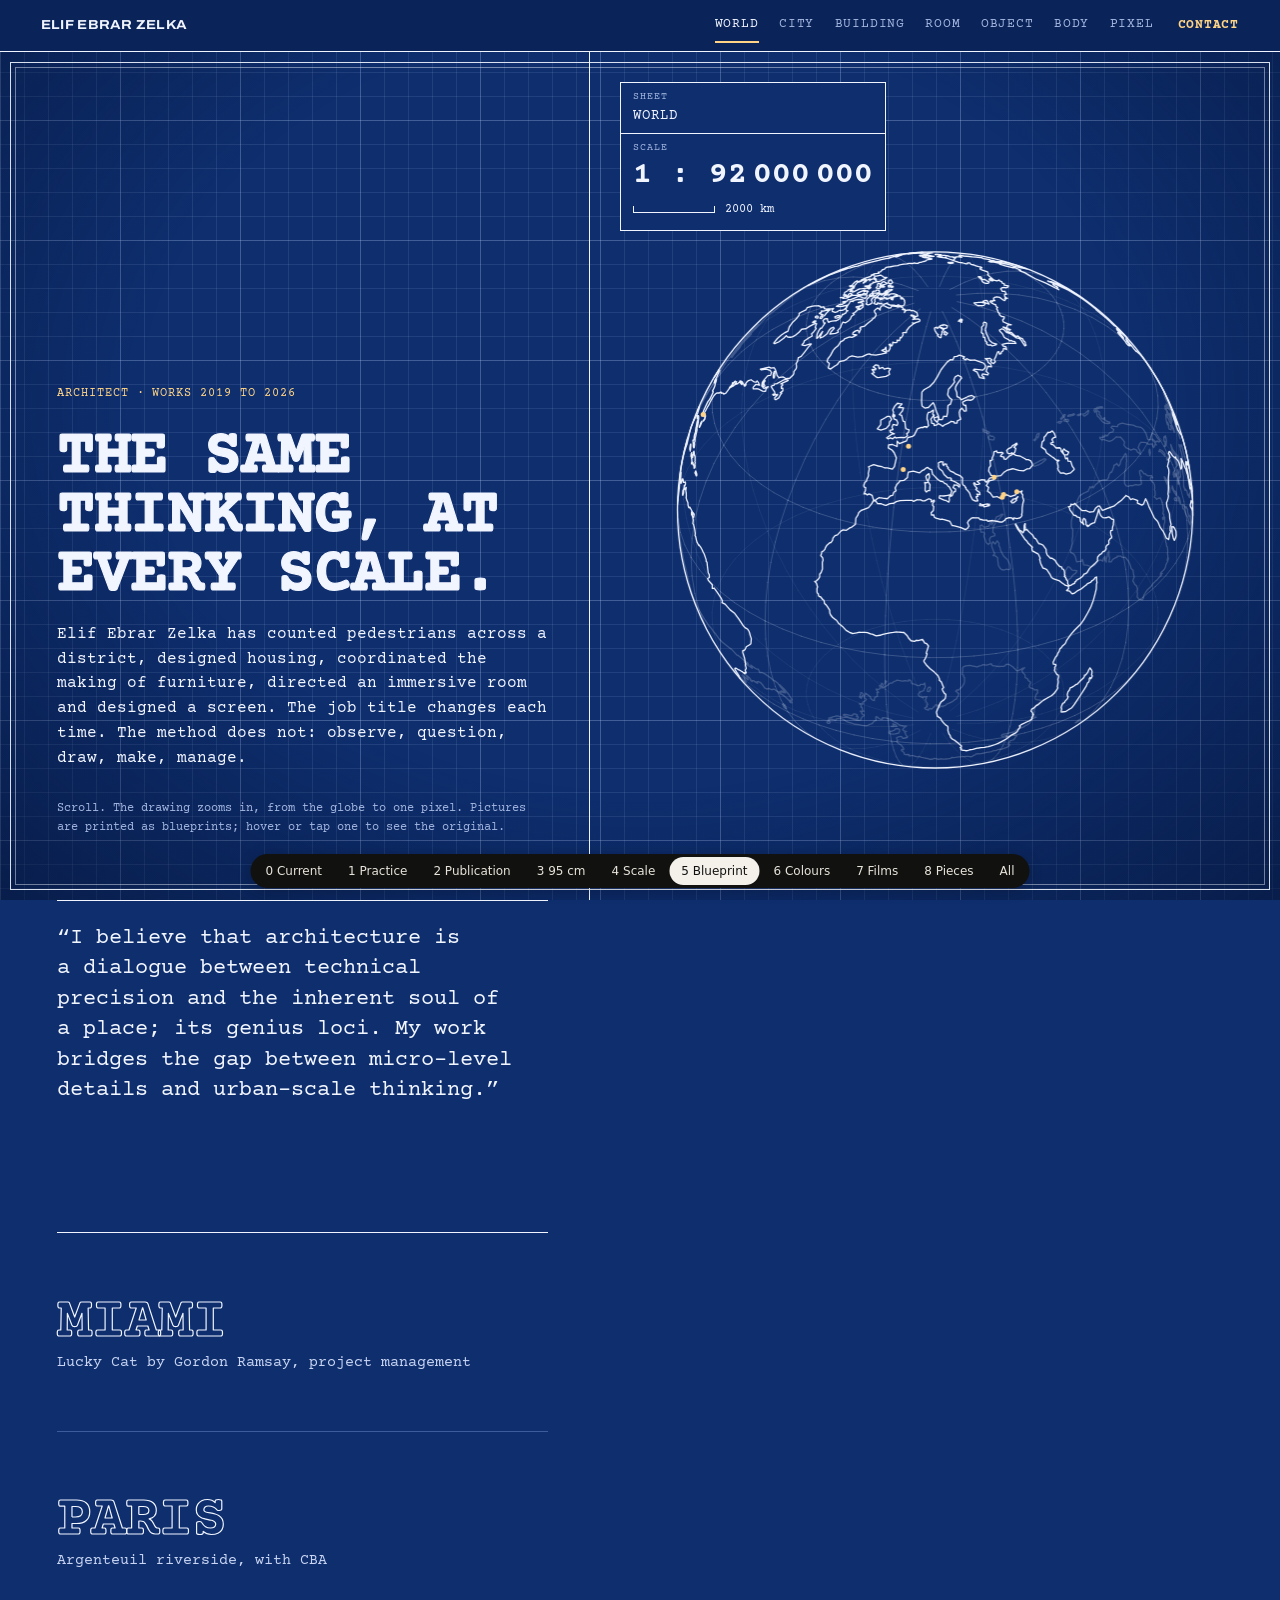
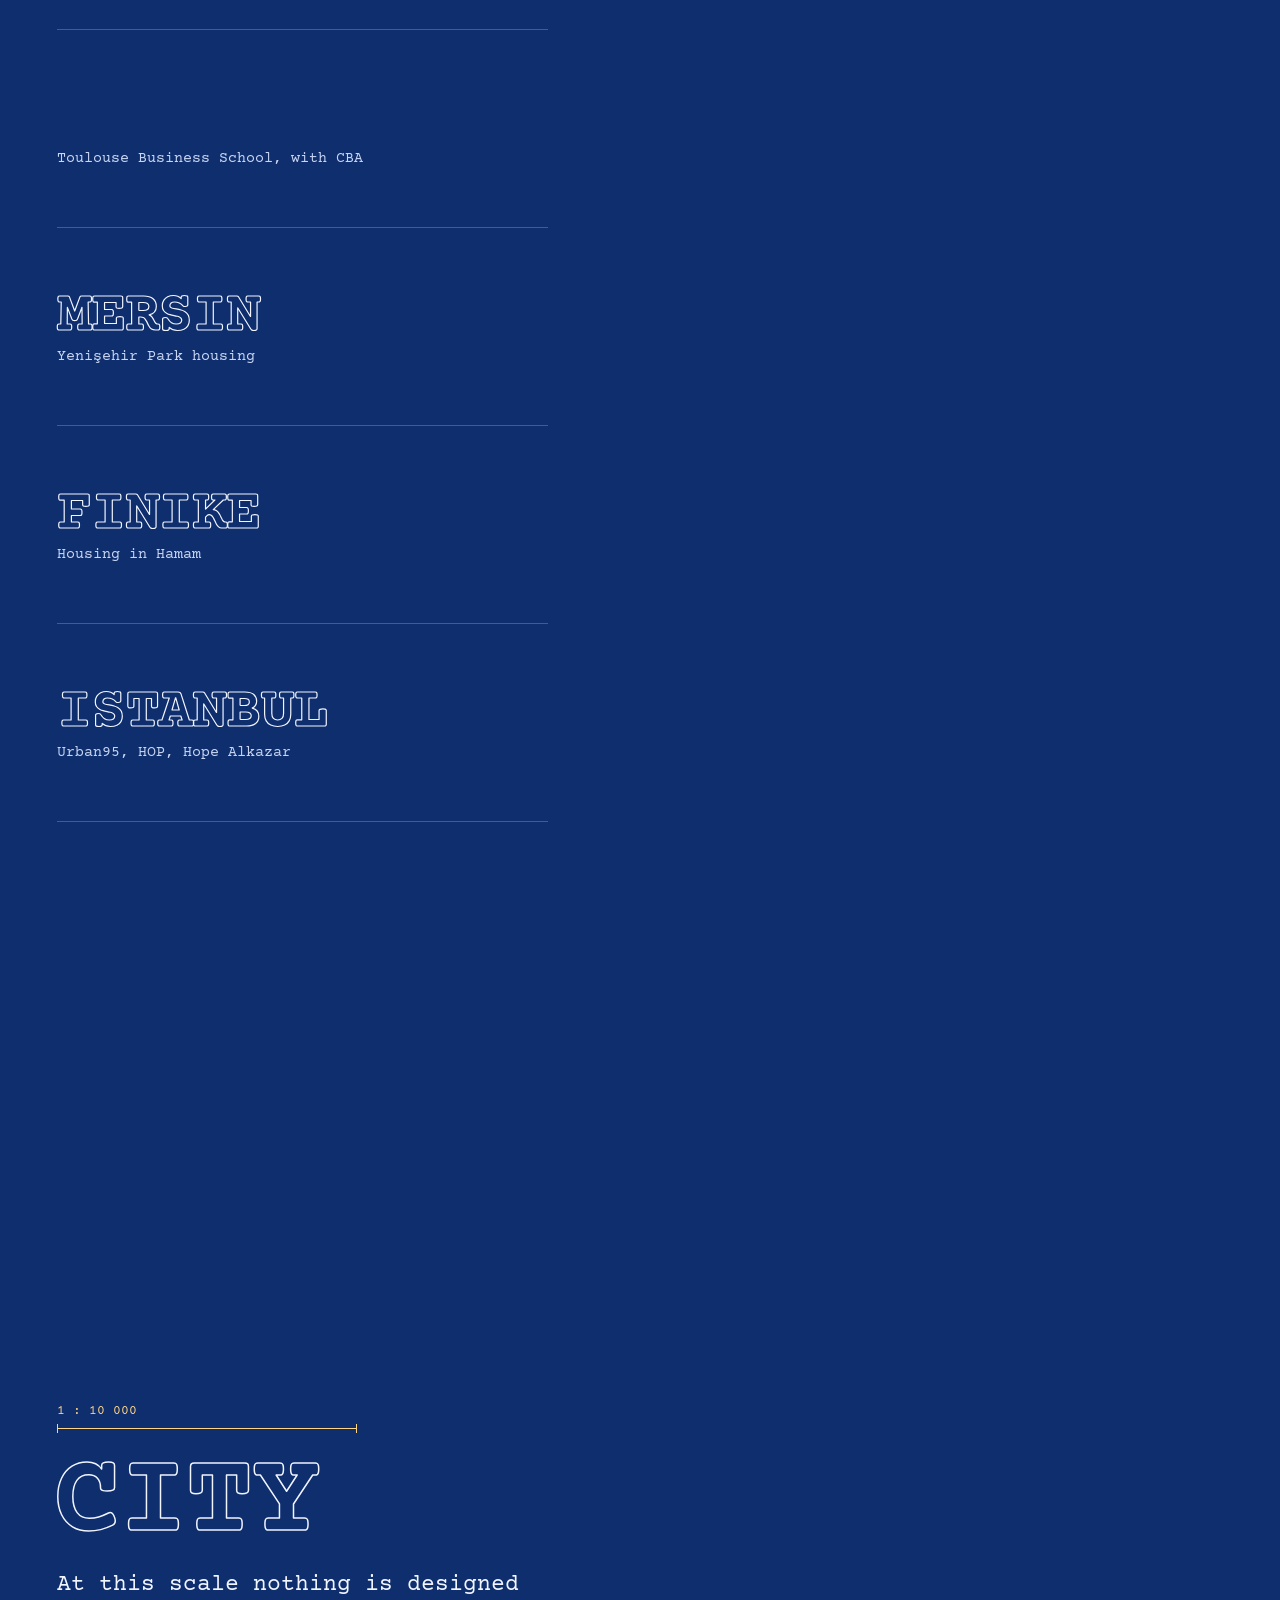
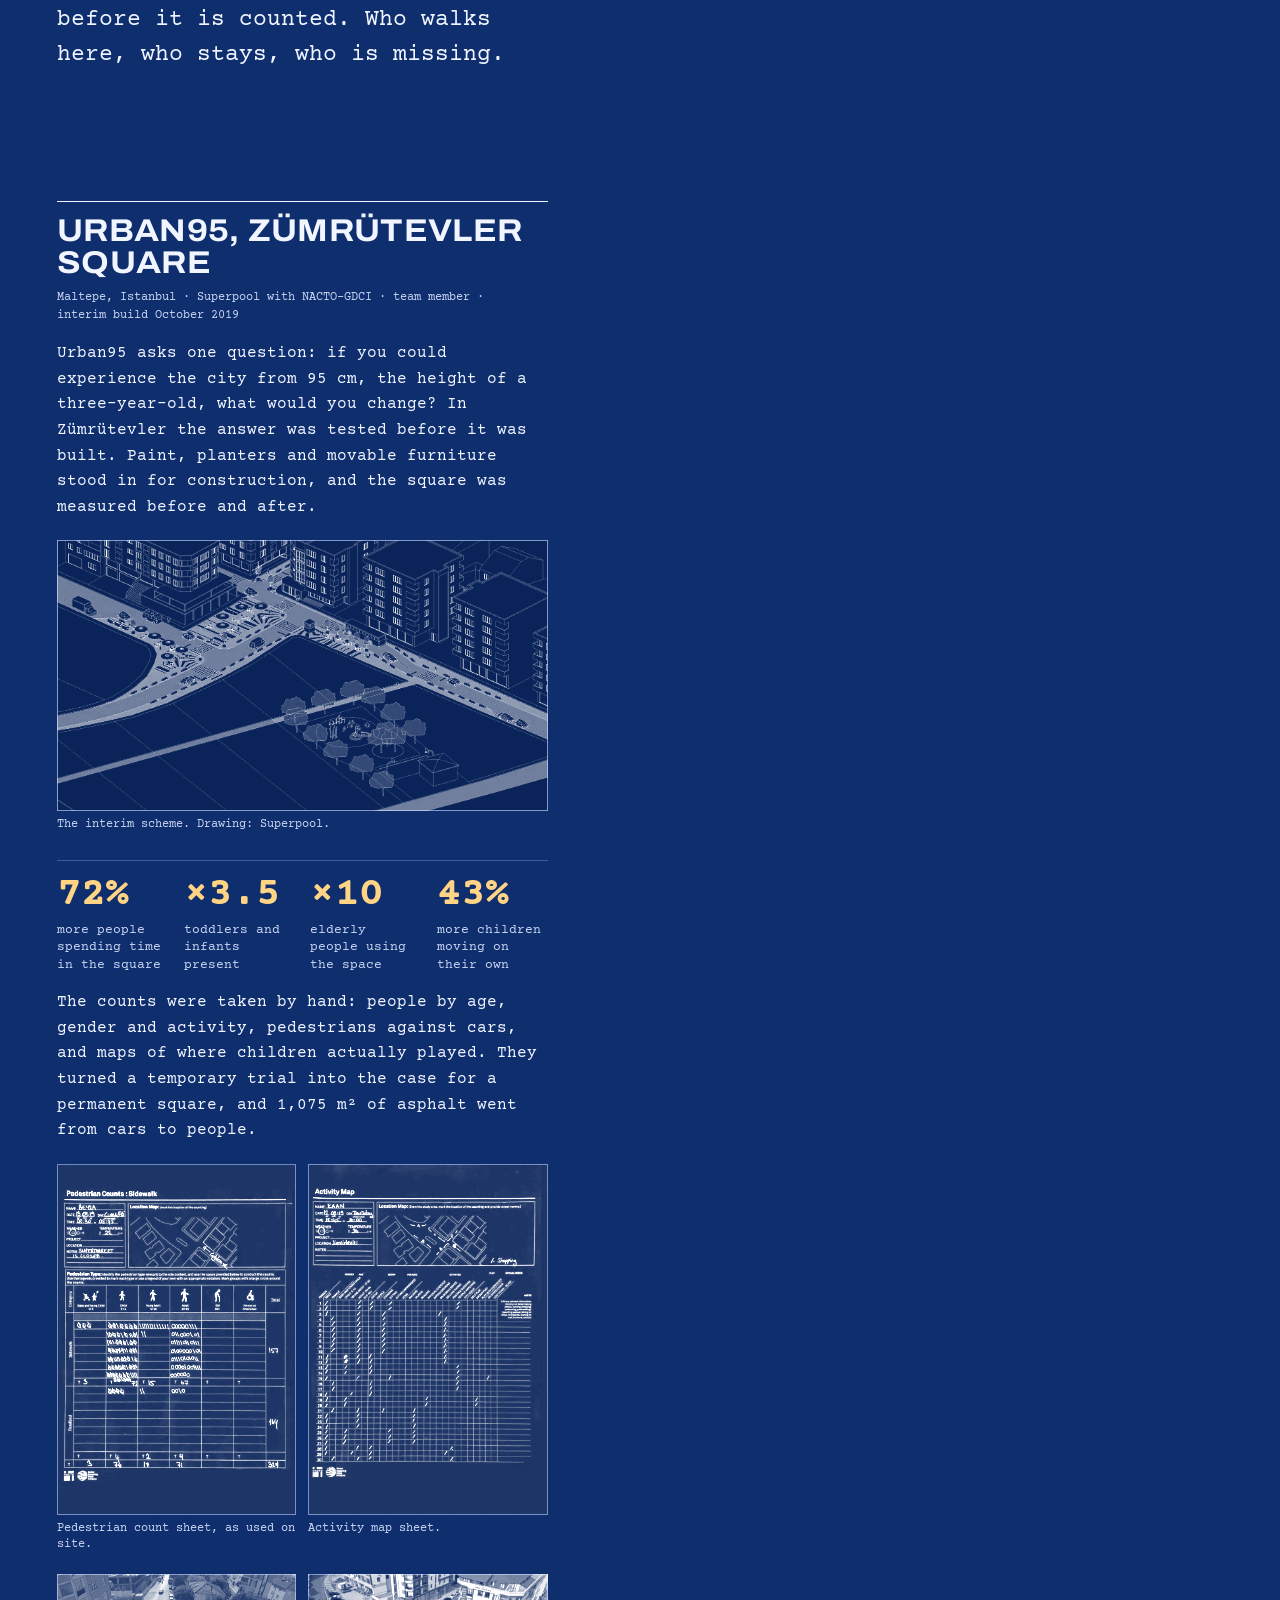
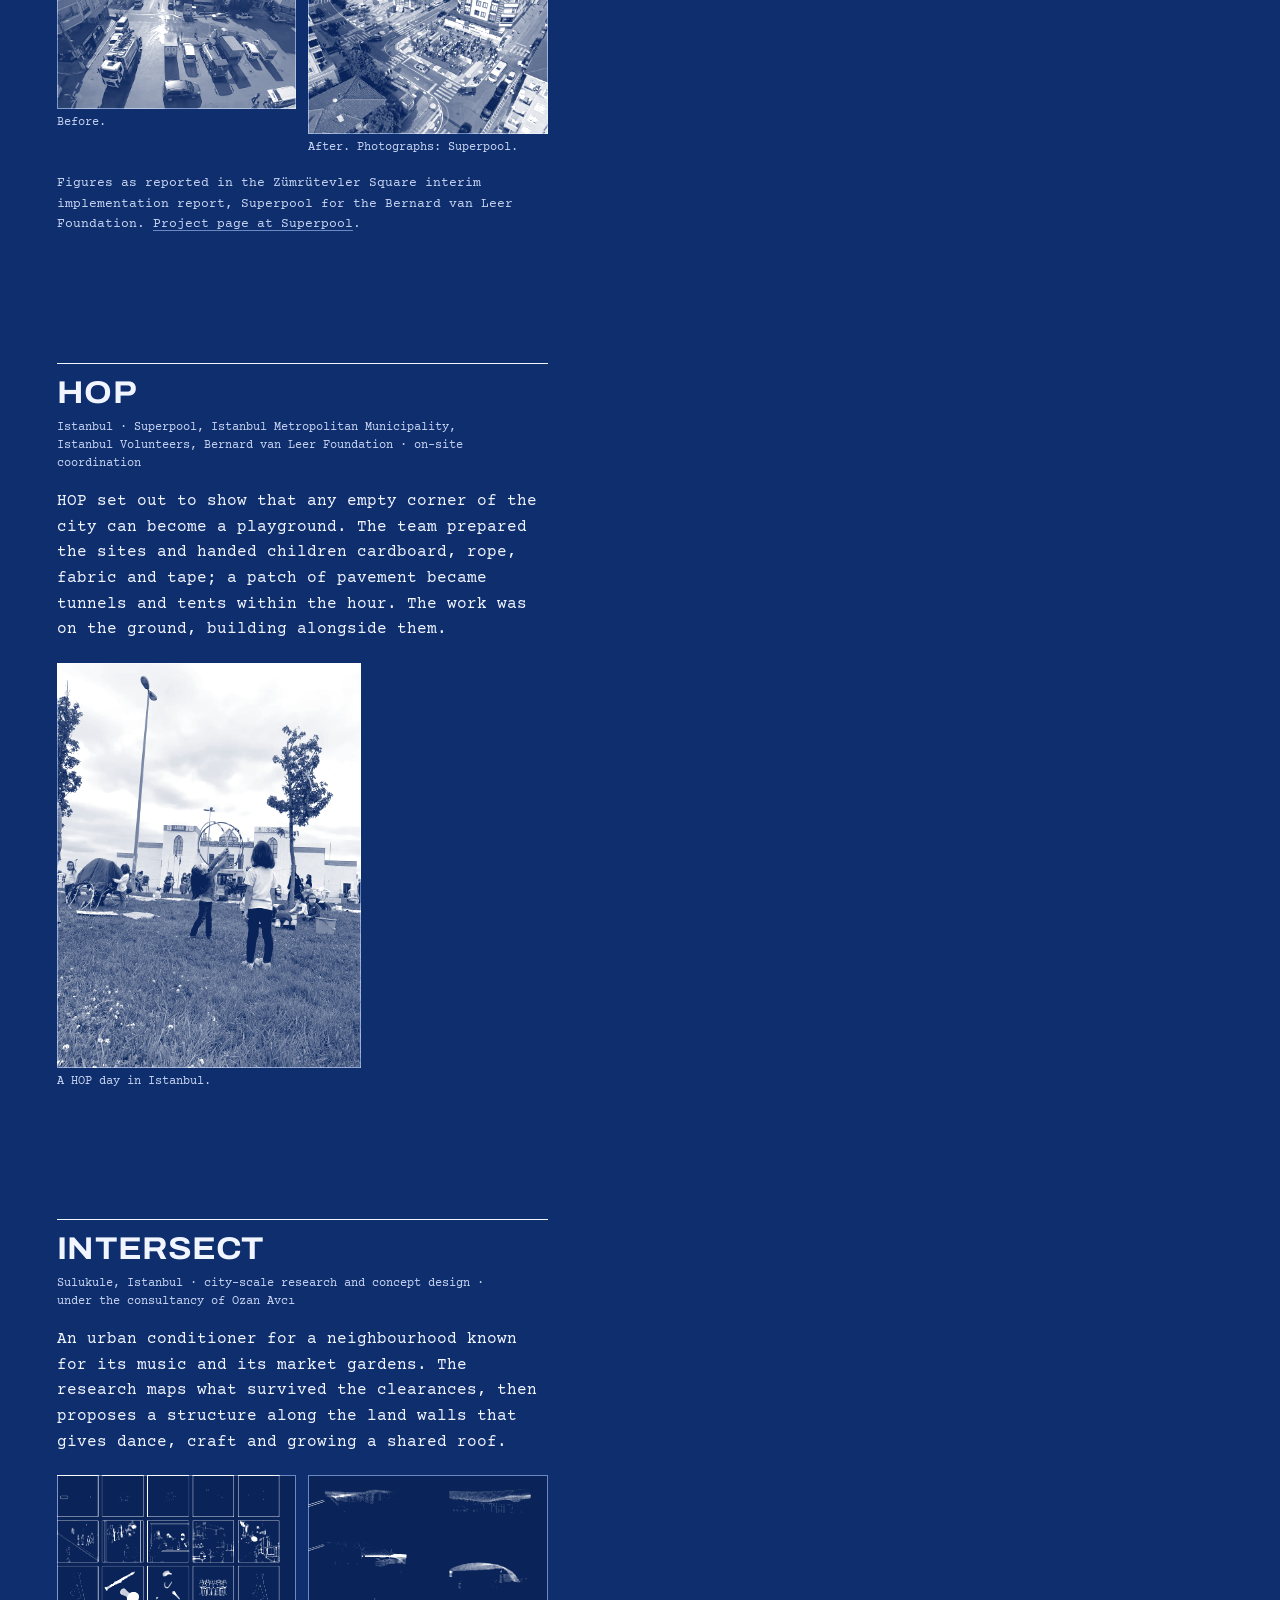
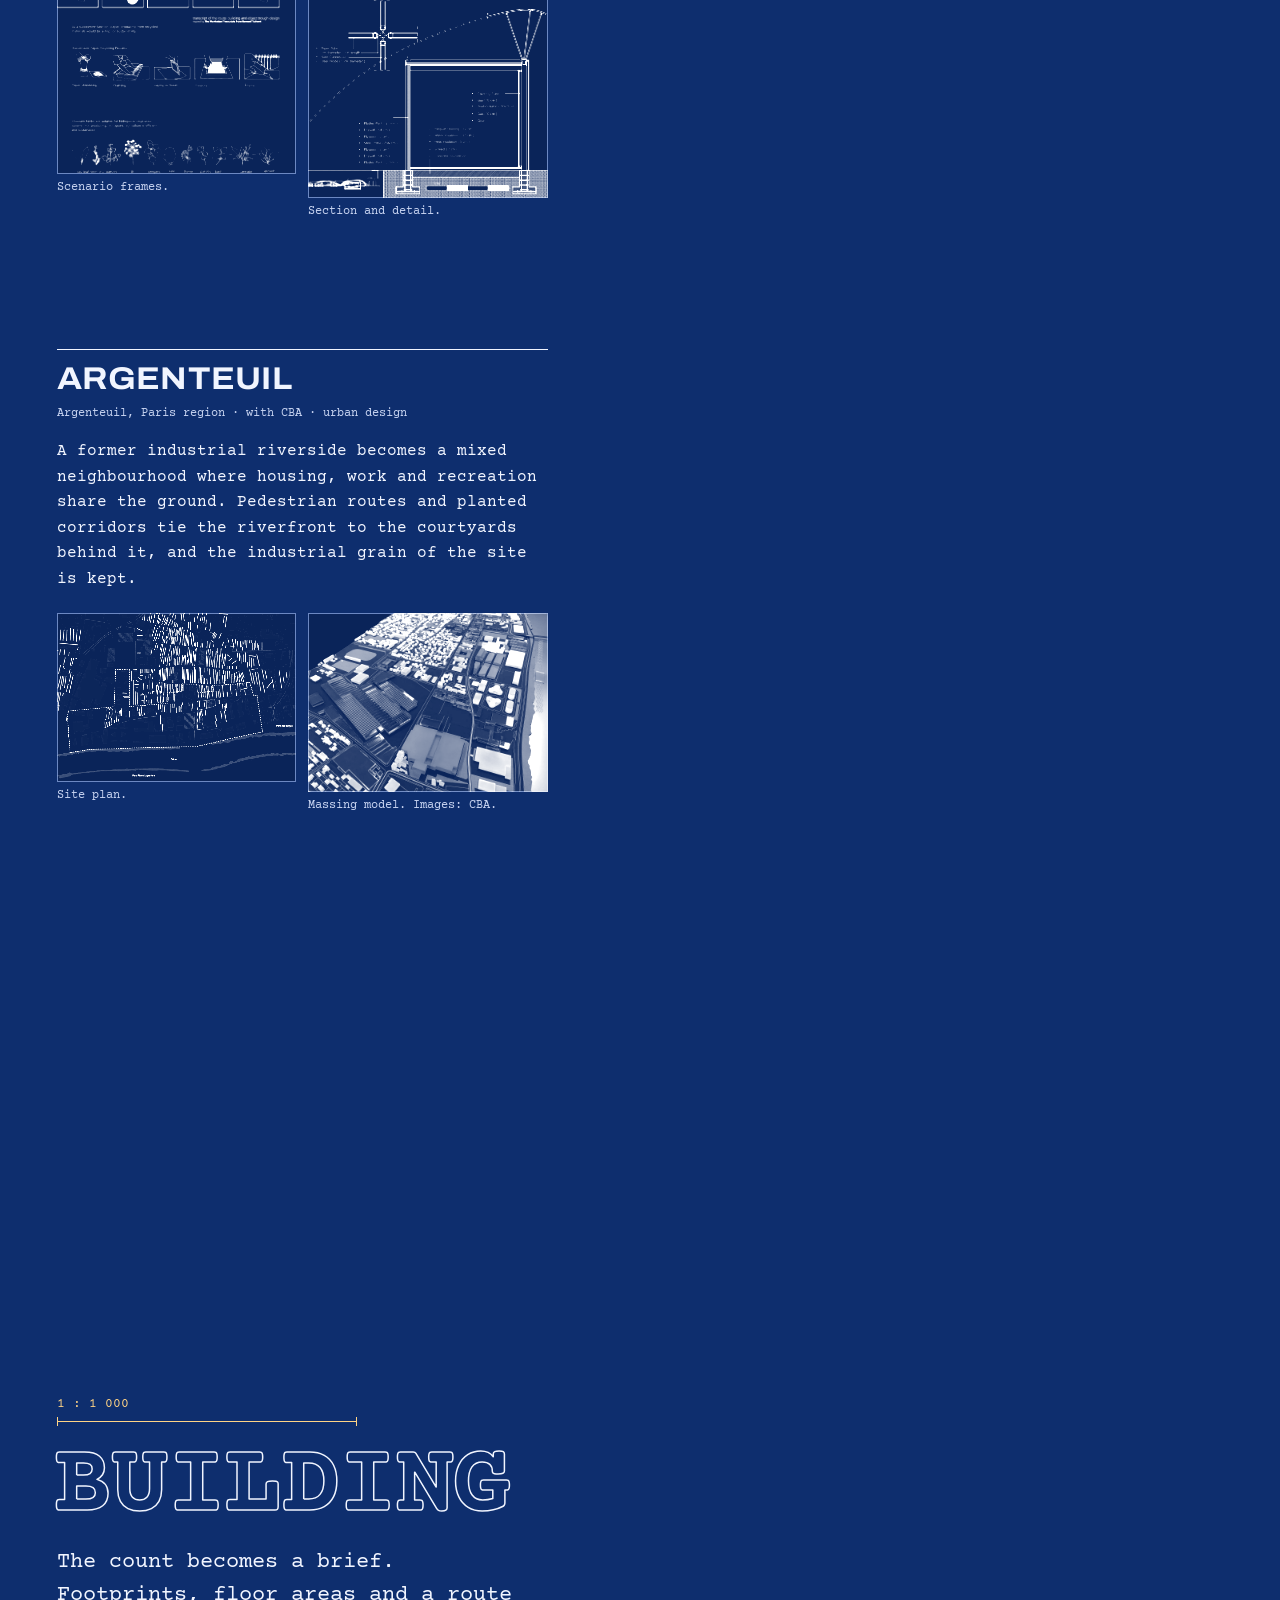
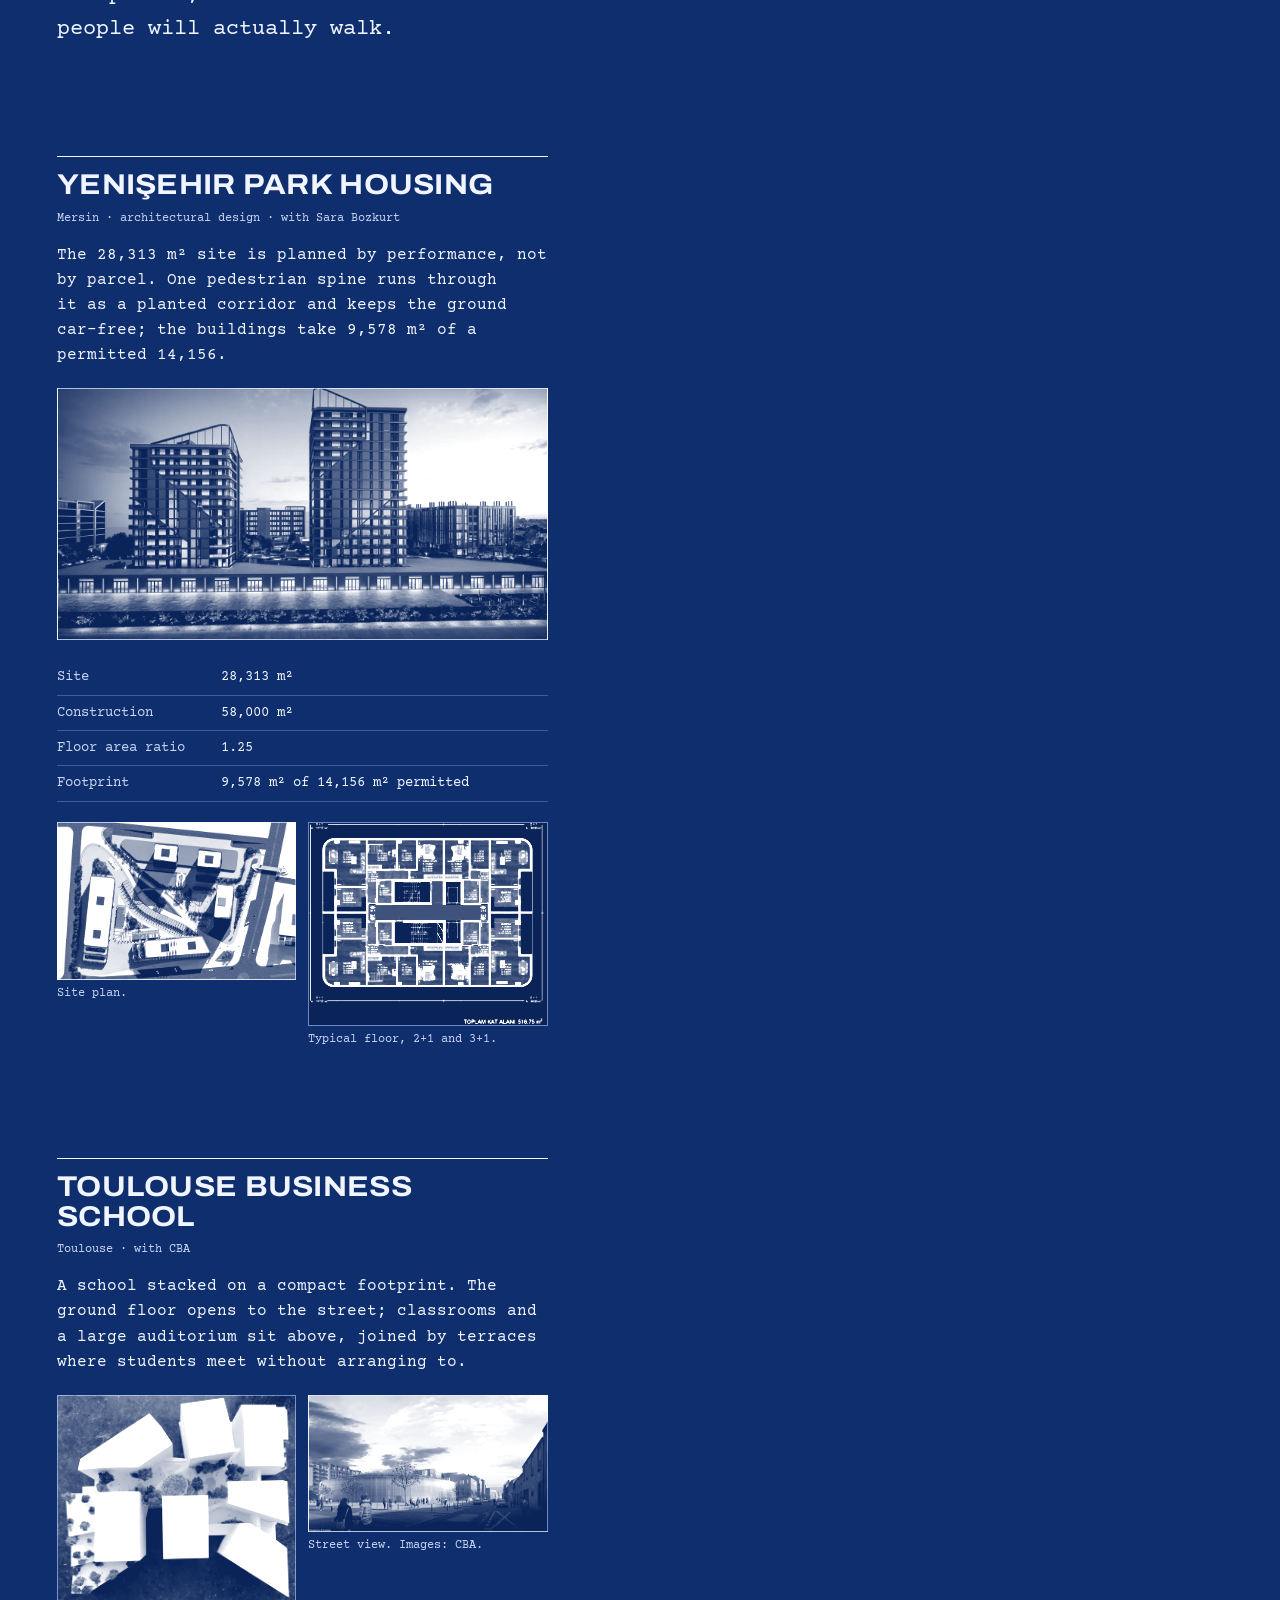
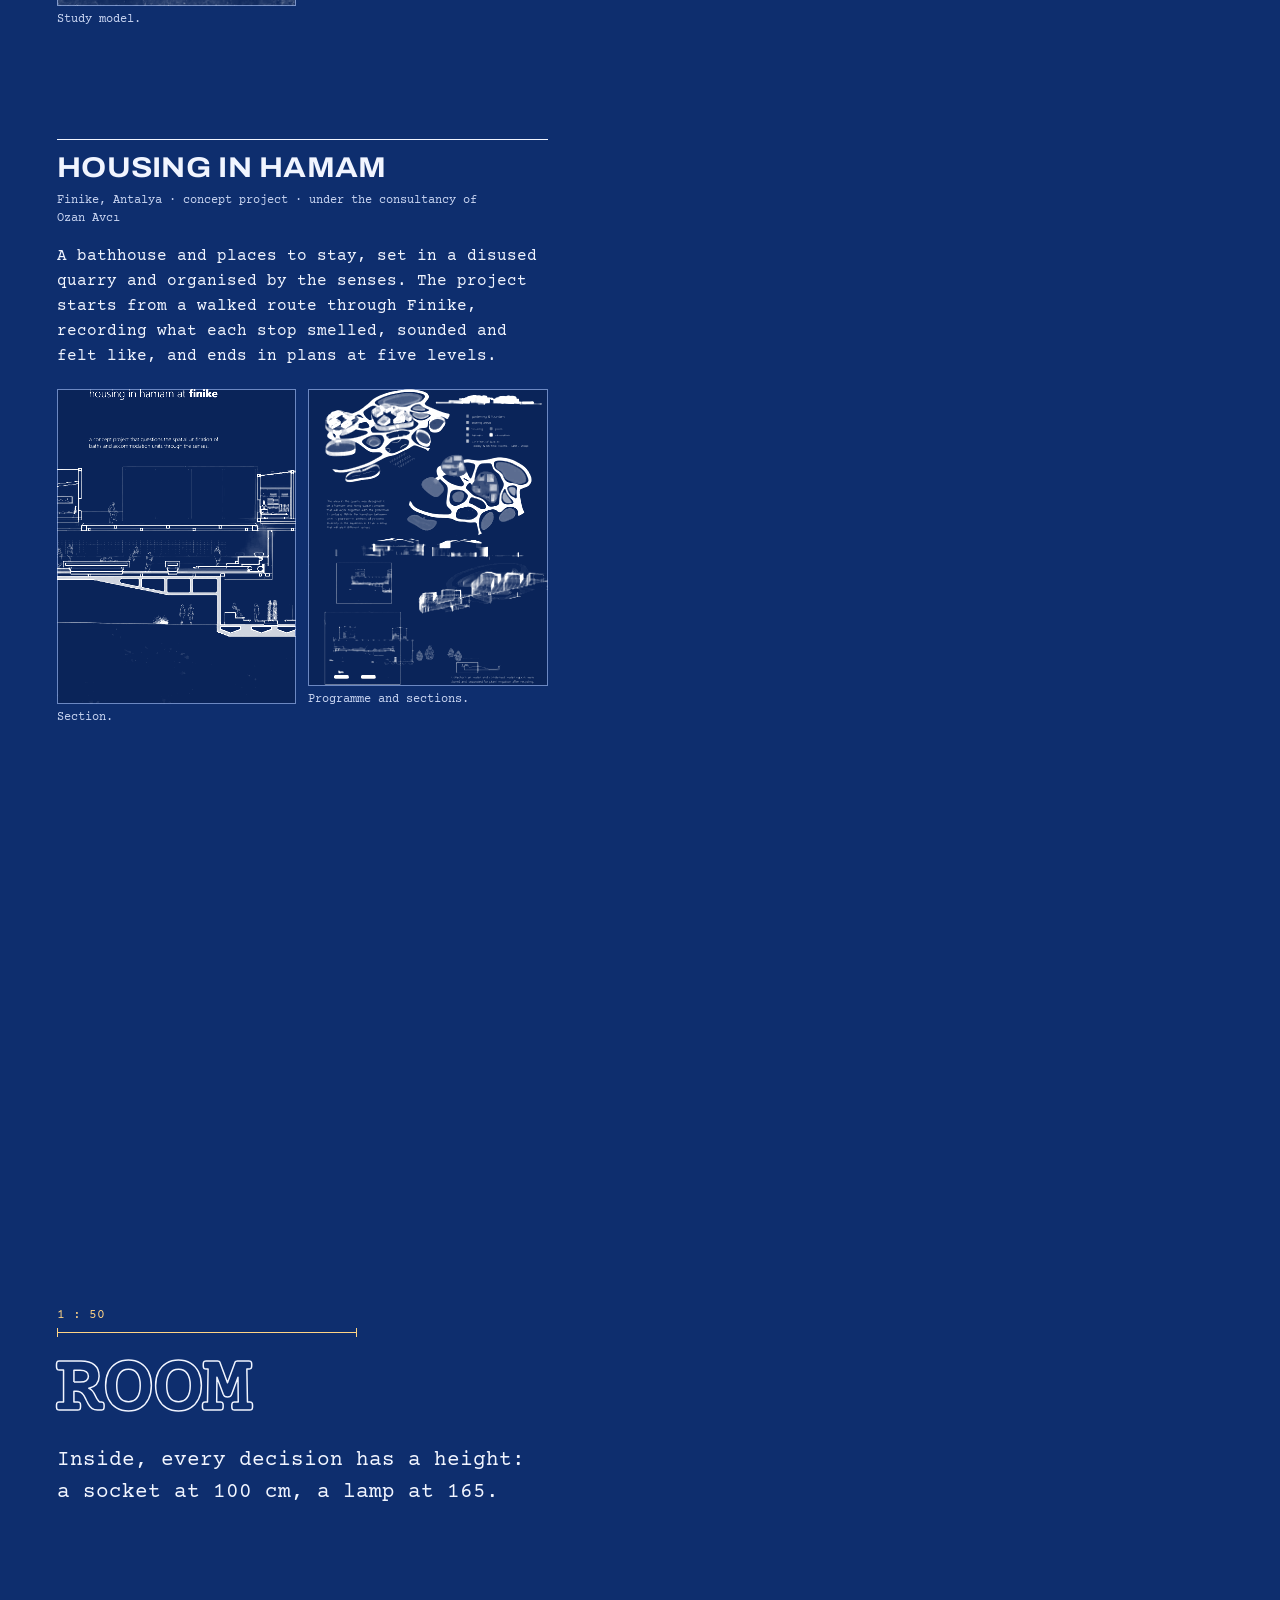
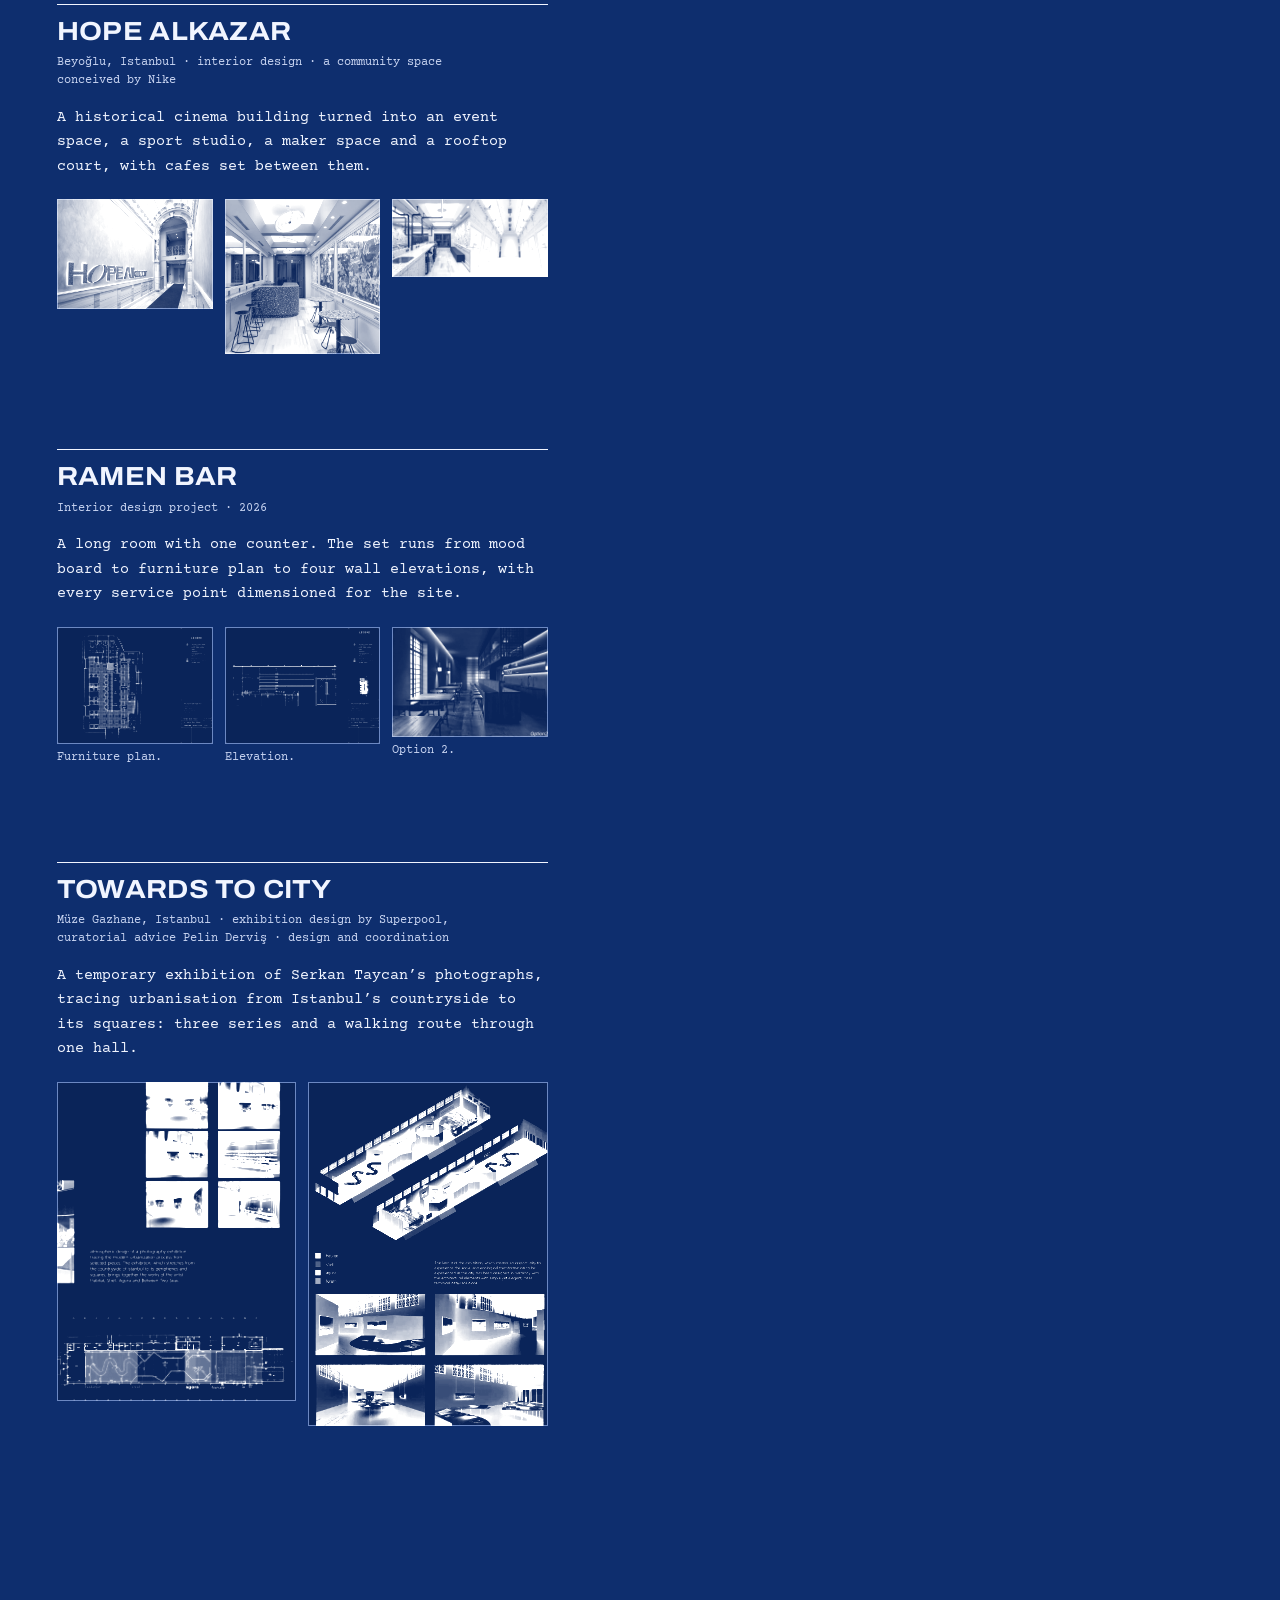
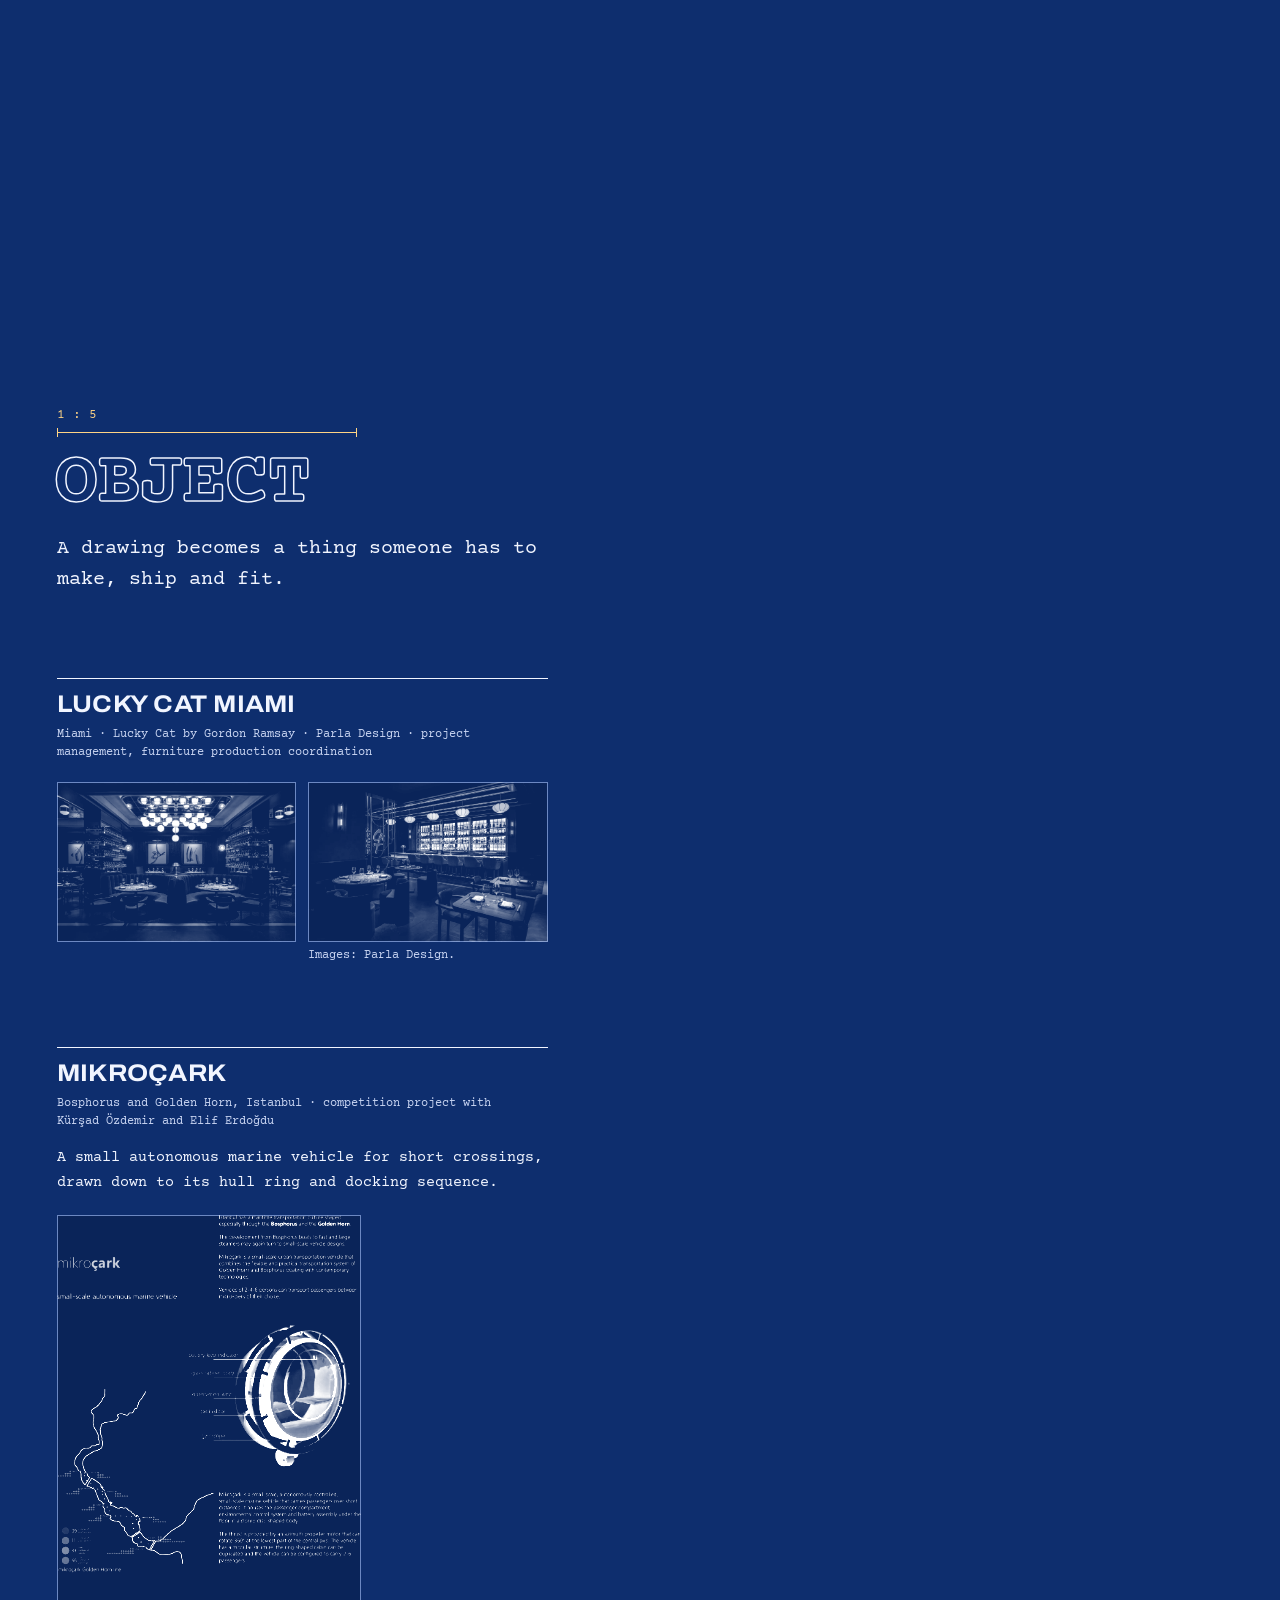
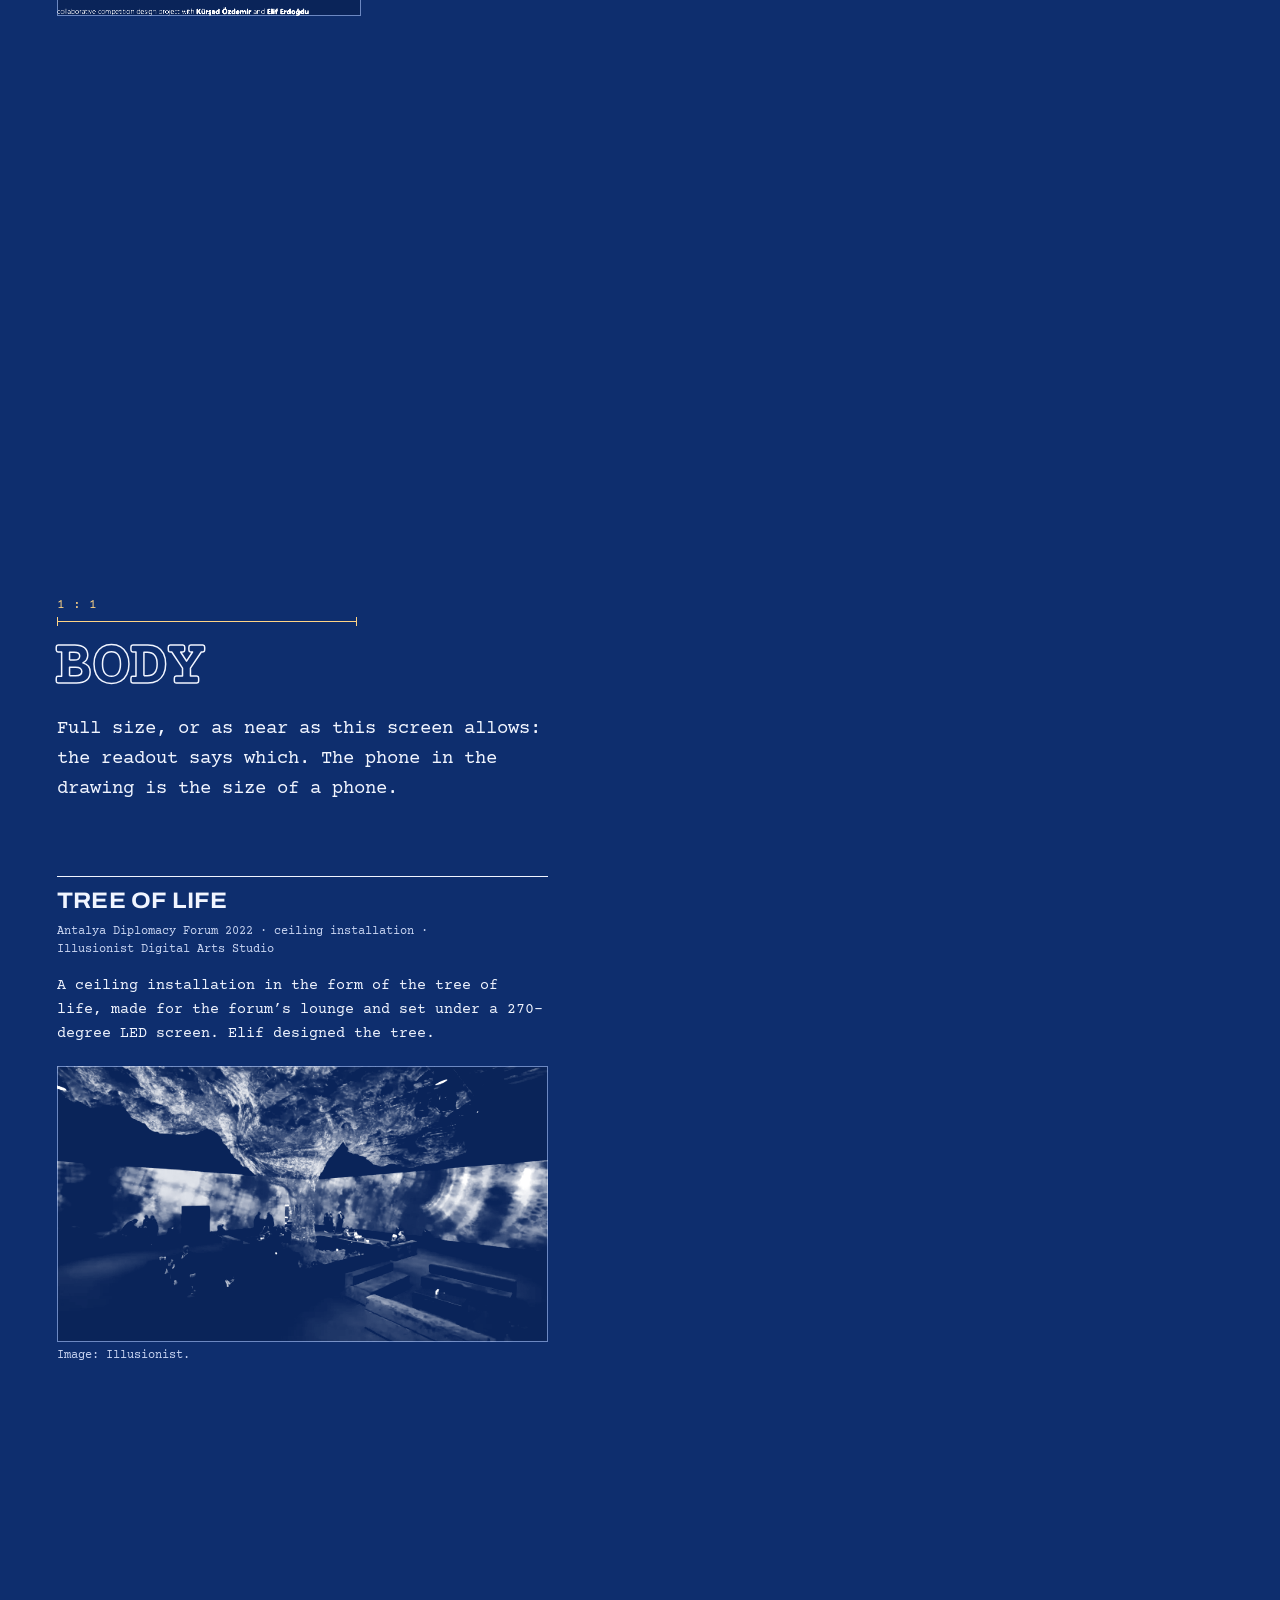
<file: v5/index.html>
<!doctype html>
<html lang="en">
<head>
<meta charset="utf-8">
<meta name="viewport" content="width=device-width, initial-scale=1, viewport-fit=cover">
<title>Elif Ebrar Zelka: works across scales</title>
<meta name="description" content="Elif Ebrar Zelka, architect. One way of thinking, shown at seven scales: from a city's pedestrian counts to a single pixel.">
<meta name="theme-color" content="#0E2E6E">
<link rel="icon" href="../favicon.svg" type="image/svg+xml">
<link rel="preconnect" href="https://fonts.googleapis.com">
<link rel="preconnect" href="https://fonts.gstatic.com" crossorigin>
<link href="https://fonts.googleapis.com/css2?family=Archivo:wdth,wght@62..125,400..800&amp;family=Courier+Prime:wght@400;700&amp;display=swap" rel="stylesheet">
<link rel="stylesheet" href="../shared/drawings.css">
<link rel="stylesheet" href="../v4/v4.css">
<link rel="stylesheet" href="v5.css">
<script>document.documentElement.classList.add('js')</script>
</head>
<body>
<a class="skip" href="#world">Skip to the work</a>

<header class="top">
  <a class="brand" href="#world">Elif Ebrar Zelka</a>
  <nav class="ladder" aria-label="Scales">
    <a href="#world">World</a><a href="#city">City</a><a href="#building">Building</a><a href="#room">Room</a><a href="#object">Object</a><a href="#body">Body</a><a href="#pixel">Pixel</a>
  </nav>
  <a class="write" href="#contact">Contact</a>
</header>

<div class="sheet" aria-hidden="true"></div>
<div class="stage" aria-hidden="true">
  <canvas id="wire"></canvas>
  <div class="hud">
    <p class="hud-k">Sheet</p><p class="hud-stop" id="hud-stop">World</p><p class="hud-k">Scale</p>
    <p class="hud-n" id="hud-n">1 : 1</p>
    <div class="hud-scale"><i id="hud-bar"></i><span id="hud-len"></span></div>
  </div>
  <p class="hud-place" id="hud-place"></p>
</div>

<main>

<!-- ═══ WORLD ═══ -->
<section class="s s0" id="world" data-stop="World">
  <div class="hero" data-place="8,34">
    <p class="kicker">Architect · works 2019 to 2026</p>
    <h1 data-draw="The same|thinking, at|every scale.">The same thinking, at every scale.</h1>
    <p class="lede">Elif Ebrar Zelka has counted pedestrians across a district, designed housing, coordinated the making of furniture, directed an immersive room and designed a screen. The job title changes each time. The method does not: observe, question, draw, make, manage.</p>
    <p class="hint">Scroll. The drawing zooms in, from the globe to one pixel. Pictures are printed as blueprints; hover or tap one to see the original.</p>
  </div>

  <blockquote class="say">
    <p>“I believe that architecture is a dialogue between technical precision and the inherent soul of a place; its genius loci. My work bridges the gap between micro-level details and urban-scale thinking.”</p>
  </blockquote>

  <ol class="places" aria-label="Where the work is">
    <li data-place="-80.19,25.76,Miami"><b>Miami</b><span>Lucky Cat by Gordon Ramsay, project management</span></li>
    <li data-place="2.25,48.95,Paris"><b>Paris</b><span>Argenteuil riverside, with CBA</span></li>
    <li data-place="1.44,43.6,Toulouse"><b>Toulouse</b><span>Toulouse Business School, with CBA</span></li>
    <li data-place="34.6,36.8,Mersin"><b>Mersin</b><span>Yenişehir Park housing</span></li>
    <li data-place="30.15,36.3,Finike"><b>Finike</b><span>Housing in Hamam</span></li>
    <li data-place="28.98,41.01,Istanbul"><b>Istanbul</b><span>Urban95, HOP, Hope Alkazar</span></li>
  </ol>
</section>

<!-- ═══ CITY ═══ -->
<section class="s s1" id="city" data-stop="City">
  <header class="sh">
    <p class="sc">1 : 10 000</p>
    <h2>City</h2>
    <p class="lede">At this scale nothing is designed before it is counted. Who walks here, who stays, who is missing.</p>
  </header>

  <article class="pj" data-place="29.13,40.93,Istanbul" data-rv>
    <h3>Urban95, Zümrütevler Square</h3>
    <p class="meta">Maltepe, Istanbul · Superpool with NACTO-GDCI · team member · interim build October 2019</p>
    <p>Urban95 asks one question: if you could experience the city from 95 cm, the height of a three-year-old, what would you change? In Zümrütevler the answer was tested before it was built. Paint, planters and movable furniture stood in for construction, and the square was measured before and after.</p>
    <figure class="fig ln"><img src="../v4/img/urban95-axon.webp" width="1400" height="771" alt="Axonometric line drawing of the Zümrütevler junction with the reclaimed road surface marked in yellow" loading="lazy"><figcaption>The interim scheme. Drawing: Superpool.</figcaption></figure>
    <dl class="nums">
      <div><dt>72%</dt><dd>more people spending time in the square</dd></div>
      <div><dt>×3.5</dt><dd>toddlers and infants present</dd></div>
      <div><dt>×10</dt><dd>elderly people using the space</dd></div>
      <div><dt>43%</dt><dd>more children moving on their own</dd></div>
    </dl>
    <p>The counts were taken by hand: people by age, gender and activity, pedestrians against cars, and maps of where children actually played. They turned a temporary trial into the case for a permanent square, and 1,075 m² of asphalt went from cars to people.</p>
    <div class="g2">
      <figure class="fig ln"><img src="../v4/img/urban95-sheet-a.webp" width="726" height="1064" alt="Filled-in pedestrian count sheet for the sidewalks around the square" loading="lazy"><figcaption>Pedestrian count sheet, as used on site.</figcaption></figure>
      <figure class="fig ln"><img src="../v4/img/urban95-sheet-b.webp" width="720" height="1056" alt="Filled-in activity map sheet with tally marks" loading="lazy"><figcaption>Activity map sheet.</figcaption></figure>
    </div>
    <div class="g2">
      <figure class="fig"><img src="../v4/img/urban95-before.webp" width="1280" height="720" alt="Aerial photograph of the junction before: a wide asphalt crossing filled with trucks and cars" loading="lazy"><figcaption>Before.</figcaption></figure>
      <figure class="fig"><img src="../v4/img/urban95-after.webp" width="730" height="487" alt="Aerial photograph after: the junction painted, planted and full of people" loading="lazy"><figcaption>After. Photographs: Superpool.</figcaption></figure>
    </div>
    <p class="src">Figures as reported in the Zümrütevler Square interim implementation report, Superpool for the Bernard van Leer Foundation. <a href="https://superpool.org/projects/zumrutevler-square">Project page at Superpool</a>.</p>
  </article>

  <article class="pj" data-place="28.98,41.01,Istanbul" data-rv>
    <h3>HOP</h3>
    <p class="meta">Istanbul · Superpool, Istanbul Metropolitan Municipality, Istanbul Volunteers, Bernard van Leer Foundation · on-site coordination</p>
    <p>HOP set out to show that any empty corner of the city can become a playground. The team prepared the sites and handed children cardboard, rope, fabric and tape; a patch of pavement became tunnels and tents within the hour. The work was on the ground, building alongside them.</p>
    <figure class="fig narrow"><img src="../v4/img/hop.webp" width="908" height="1210" alt="Children playing with hoops and loose materials on a lawn in front of a city wall" loading="lazy"><figcaption>A HOP day in Istanbul.</figcaption></figure>
  </article>

  <article class="pj" data-place="28.94,41.02,Istanbul" data-rv>
    <h3>Intersect</h3>
    <p class="meta">Sulukule, Istanbul · city-scale research and concept design · under the consultancy of Ozan Avcı</p>
    <p>An urban conditioner for a neighbourhood known for its music and its market gardens. The research maps what survived the clearances, then proposes a structure along the land walls that gives dance, craft and growing a shared roof.</p>
    <div class="g2">
      <figure class="fig ln"><img src="../v4/img/intersect-b.webp" width="985" height="1228" alt="Portfolio sheet of storyboard frames and diagrams in black and red" loading="lazy"><figcaption>Scenario frames.</figcaption></figure>
      <figure class="fig ln"><img src="../v4/img/intersect-c.webp" width="993" height="1339" alt="Portfolio sheet with a structural section and construction detail" loading="lazy"><figcaption>Section and detail.</figcaption></figure>
    </div>
  </article>

  <article class="pj" data-place="2.25,48.95,Paris" data-rv>
    <h3>Argenteuil</h3>
    <p class="meta">Argenteuil, Paris region · with CBA · urban design</p>
    <p>A former industrial riverside becomes a mixed neighbourhood where housing, work and recreation share the ground. Pedestrian routes and planted corridors tie the riverfront to the courtyards behind it, and the industrial grain of the site is kept.</p>
    <div class="g2">
      <figure class="fig ln"><img src="../v4/img/argenteuil-plan.webp" width="943" height="667" alt="Site plan of the Argenteuil riverside with plots in green" loading="lazy"><figcaption>Site plan.</figcaption></figure>
      <figure class="fig"><img src="../v4/img/argenteuil-model.webp" width="1200" height="900" alt="Massing model of the neighbourhood with new buildings in orange" loading="lazy"><figcaption>Massing model. Images: CBA.</figcaption></figure>
    </div>
  </article>
</section>

<!-- ═══ BUILDING ═══ -->
<section class="s s2" id="building" data-stop="Building">
  <header class="sh">
    <p class="sc">1 : 1 000</p>
    <h2>Building</h2>
    <p class="lede">The count becomes a brief. Footprints, floor areas and a route people will actually walk.</p>
  </header>

  <article class="pj" data-place="34.6,36.8,Mersin" data-rv>
    <h3>Yenişehir Park housing</h3>
    <p class="meta">Mersin · architectural design · with Sara Bozkurt</p>
    <p>The 28,313 m² site is planned by performance, not by parcel. One pedestrian spine runs through it as a planted corridor and keeps the ground car-free; the buildings take 9,578 m² of a permitted 14,156.</p>
    <figure class="fig"><img src="../v4/img/mersin-a.webp" width="1264" height="648" alt="Rendered view of two residential towers above a long podium at dusk" loading="lazy"></figure>
    <dl class="facts">
      <div><dt>Site</dt><dd>28,313 m²</dd></div>
      <div><dt>Construction</dt><dd>58,000 m²</dd></div>
      <div><dt>Floor area ratio</dt><dd>1.25</dd></div>
      <div><dt>Footprint</dt><dd>9,578 m² of 14,156 m² permitted</dd></div>
    </dl>
    <div class="g2">
      <figure class="fig"><img src="../v4/img/mersin-site.webp" width="1262" height="832" alt="Rendered site plan seen from above with towers, podium and the curving pedestrian route" loading="lazy"><figcaption>Site plan.</figcaption></figure>
      <figure class="fig ln"><img src="../v4/img/mersin-plan.webp" width="1003" height="854" alt="Typical floor plan of a tower with eight apartments around a central core" loading="lazy"><figcaption>Typical floor, 2+1 and 3+1.</figcaption></figure>
    </div>
  </article>

  <article class="pj" data-place="1.44,43.6,Toulouse" data-rv>
    <h3>Toulouse Business School</h3>
    <p class="meta">Toulouse · with CBA</p>
    <p>A school stacked on a compact footprint. The ground floor opens to the street; classrooms and a large auditorium sit above, joined by terraces where students meet without arranging to.</p>
    <div class="g2">
      <figure class="fig"><img src="../v4/img/toulouse-model.webp" width="500" height="442" alt="White study model of the school seen from above" loading="lazy"><figcaption>Study model.</figcaption></figure>
      <figure class="fig"><img src="../v4/img/toulouse-view.webp" width="1250" height="719" alt="Black and white street view of the proposed school" loading="lazy"><figcaption>Street view. Images: CBA.</figcaption></figure>
    </div>
  </article>

  <article class="pj" data-place="30.15,36.3,Finike" data-rv>
    <h3>Housing in Hamam</h3>
    <p class="meta">Finike, Antalya · concept project · under the consultancy of Ozan Avcı</p>
    <p>A bathhouse and places to stay, set in a disused quarry and organised by the senses. The project starts from a walked route through Finike, recording what each stop smelled, sounded and felt like, and ends in plans at five levels.</p>
    <div class="g2">
      <figure class="fig ln"><img src="../v4/img/hamam-a.webp" width="874" height="1148" alt="Portfolio sheet with a long section through the bathhouse and quarry wall" loading="lazy"><figcaption>Section.</figcaption></figure>
      <figure class="fig ln"><img src="../v4/img/hamam-b.webp" width="992" height="1228" alt="Portfolio sheet with a coloured programme plan and sections" loading="lazy"><figcaption>Programme and sections.</figcaption></figure>
    </div>
  </article>
</section>

<!-- ═══ ROOM ═══ -->
<section class="s s3" id="room" data-stop="Room">
  <header class="sh">
    <p class="sc">1 : 50</p>
    <h2>Room</h2>
    <p class="lede">Inside, every decision has a height: a socket at 100 cm, a lamp at 165.</p>
  </header>

  <article class="pj" data-place="28.98,41.03,Istanbul" data-rv>
    <h3>Hope Alkazar</h3>
    <p class="meta">Beyoğlu, Istanbul · interior design · a community space conceived by Nike</p>
    <p>A historical cinema building turned into an event space, a sport studio, a maker space and a rooftop court, with cafes set between them.</p>
    <div class="g3">
      <figure class="fig"><img src="../v4/img/hope-c.webp" width="1152" height="816" alt="Entrance passage with a red carpet and the Hope Alkazar sign" loading="lazy"></figure>
      <figure class="fig"><img src="../v4/img/hope-a.webp" width="1084" height="1081" alt="Cafe interior with a red terrazzo counter and stools" loading="lazy"></figure>
      <figure class="fig"><img src="../v4/img/hope-b.webp" width="1400" height="699" alt="Two interior views: a cafe bar and a white panelled hall" loading="lazy"></figure>
    </div>
  </article>

  <article class="pj" data-rv>
    <h3>Ramen Bar</h3>
    <p class="meta">Interior design project · 2026</p>
    <p>A long room with one counter. The set runs from mood board to furniture plan to four wall elevations, with every service point dimensioned for the site.</p>
    <div class="g3">
      <figure class="fig ln"><img src="../v4/img/ramen-plan.webp" width="1300" height="981" alt="Furniture layout plan of the ramen bar" loading="lazy"><figcaption>Furniture plan.</figcaption></figure>
      <figure class="fig ln"><img src="../v4/img/ramen-elev.webp" width="1300" height="981" alt="Wall elevation with the counter and seven stools" loading="lazy"><figcaption>Elevation.</figcaption></figure>
      <figure class="fig"><img src="../v4/img/ramen-a.webp" width="1300" height="920" alt="Visualisation of the dark timber interior with the counter on the right" loading="lazy"><figcaption>Option 2.</figcaption></figure>
    </div>
  </article>

  <article class="pj" data-place="28.95,41.04,Istanbul" data-rv>
    <h3>Towards to City</h3>
    <p class="meta">Müze Gazhane, Istanbul · exhibition design by Superpool, curatorial advice Pelin Derviş · design and coordination</p>
    <p>A temporary exhibition of Serkan Taycan’s photographs, tracing urbanisation from Istanbul’s countryside to its squares: three series and a walking route through one hall.</p>
    <div class="g2">
      <figure class="fig ln"><img src="../v4/img/towards-a.webp" width="992" height="1321" alt="Portfolio sheet with photographs of the exhibition hall and its plan" loading="lazy"></figure>
      <figure class="fig ln"><img src="../v4/img/towards-b.webp" width="850" height="1223" alt="Portfolio sheet with an axonometric of the hall and views of the display walls" loading="lazy"></figure>
    </div>
  </article>
</section>

<!-- ═══ OBJECT ═══ -->
<section class="s s4" id="object" data-stop="Object">
  <header class="sh">
    <p class="sc">1 : 5</p>
    <h2>Object</h2>
    <p class="lede">A drawing becomes a thing someone has to make, ship and fit.</p>
  </header>

  <article class="pj" data-place="-80.19,25.76,Miami" data-rv>
    <h3>Lucky Cat Miami</h3>
    <p class="meta">Miami · Lucky Cat by Gordon Ramsay · Parla Design · project management, furniture production coordination</p>
    <div class="g2">
      <figure class="fig"><img src="../v4/img/lucky-a.webp" width="1400" height="934" alt="Dining room with curved banquettes under a ceiling of globe lights" loading="lazy"></figure>
      <figure class="fig"><img src="../v4/img/lucky-b.webp" width="1400" height="934" alt="Bar and dining tables in dark timber and red" loading="lazy"><figcaption>Images: Parla Design.</figcaption></figure>
    </div>
  </article>

  <article class="pj" data-place="29.0,41.03,Istanbul" data-rv>
    <h3>Mikroçark</h3>
    <p class="meta">Bosphorus and Golden Horn, Istanbul · competition project with Kürşad Özdemir and Elif Erdoğdu</p>
    <p>A small autonomous marine vehicle for short crossings, drawn down to its hull ring and docking sequence.</p>
    <figure class="fig ln narrow"><img src="../v4/img/mikrocark.webp" width="831" height="1095" alt="Portfolio sheet with an exploded drawing of the circular vessel and a route map" loading="lazy"></figure>
  </article>
</section>

<!-- ═══ BODY ═══ -->
<section class="s s5" id="body" data-stop="Body">
  <header class="sh">
    <p class="sc">1 : 1</p>
    <h2>Body</h2>
    <p class="lede">Full size, or as near as this screen allows: the readout says which. The phone in the drawing is the size of a phone.</p>
  </header>

  <article class="pj" data-place="30.71,36.89,Antalya" data-rv>
    <h3>Tree of Life</h3>
    <p class="meta">Antalya Diplomacy Forum 2022 · ceiling installation · Illusionist Digital Arts Studio</p>
    <p>A ceiling installation in the form of the tree of life, made for the forum’s lounge and set under a 270-degree LED screen. Elif designed the tree.</p>
    <figure class="fig"><img src="../v4/img/tree-a.webp" width="1280" height="720" alt="Lounge under a glowing green and blue ceiling installation, with a curved LED screen behind the seating" loading="lazy"><figcaption>Image: Illusionist.</figcaption></figure>
  </article>
</section>

<!-- ═══ PIXEL ═══ -->
<section class="s s6" id="pixel" data-stop="Pixel">
  <header class="sh">
    <p class="sc">Larger than life</p>
    <h2>Pixel</h2>
    <p class="lede">Past full size the drawing magnifies. One pixel of a phone screen is three lights, 55 µm across.</p>
  </header>

  <article class="pj" data-rv>
    <h3>XYRO</h3>
    <p class="meta">Digital product · UX design</p>
    <p>Material for this project is being prepared.</p>
  </article>

  <div class="contact" id="contact">
    <h2>Write to Elif</h2>
    <p><a href="mailto:zelkaebrar@gmail.com">zelkaebrar@gmail.com</a></p>
  </div>
</section>

</main>

<footer class="foot">
  <p>© 2026 Elif Ebrar Zelka</p>
  <p>The line drawings beside the text are diagrams, not survey drawings. Coastlines: Natural Earth. Streets and building footprints around Zümrütevler: © <a href="https://www.openstreetmap.org/copyright">OpenStreetMap</a> contributors; building heights there are estimated.</p>
</footer>

<script src="../v4/land.js"></script>
<script src="../v4/wire.js"></script>
<script src="../v4/city.js"></script>
<script src="../v4/models.js"></script>
<script src="../v4/journey.js"></script>
<script src="draw.js"></script>
<script src="../shared/zoom.js"></script>
<script src="../shared/site.js"></script>
<script src="../shared/switch.js"></script>
</body>
</html>
</file>
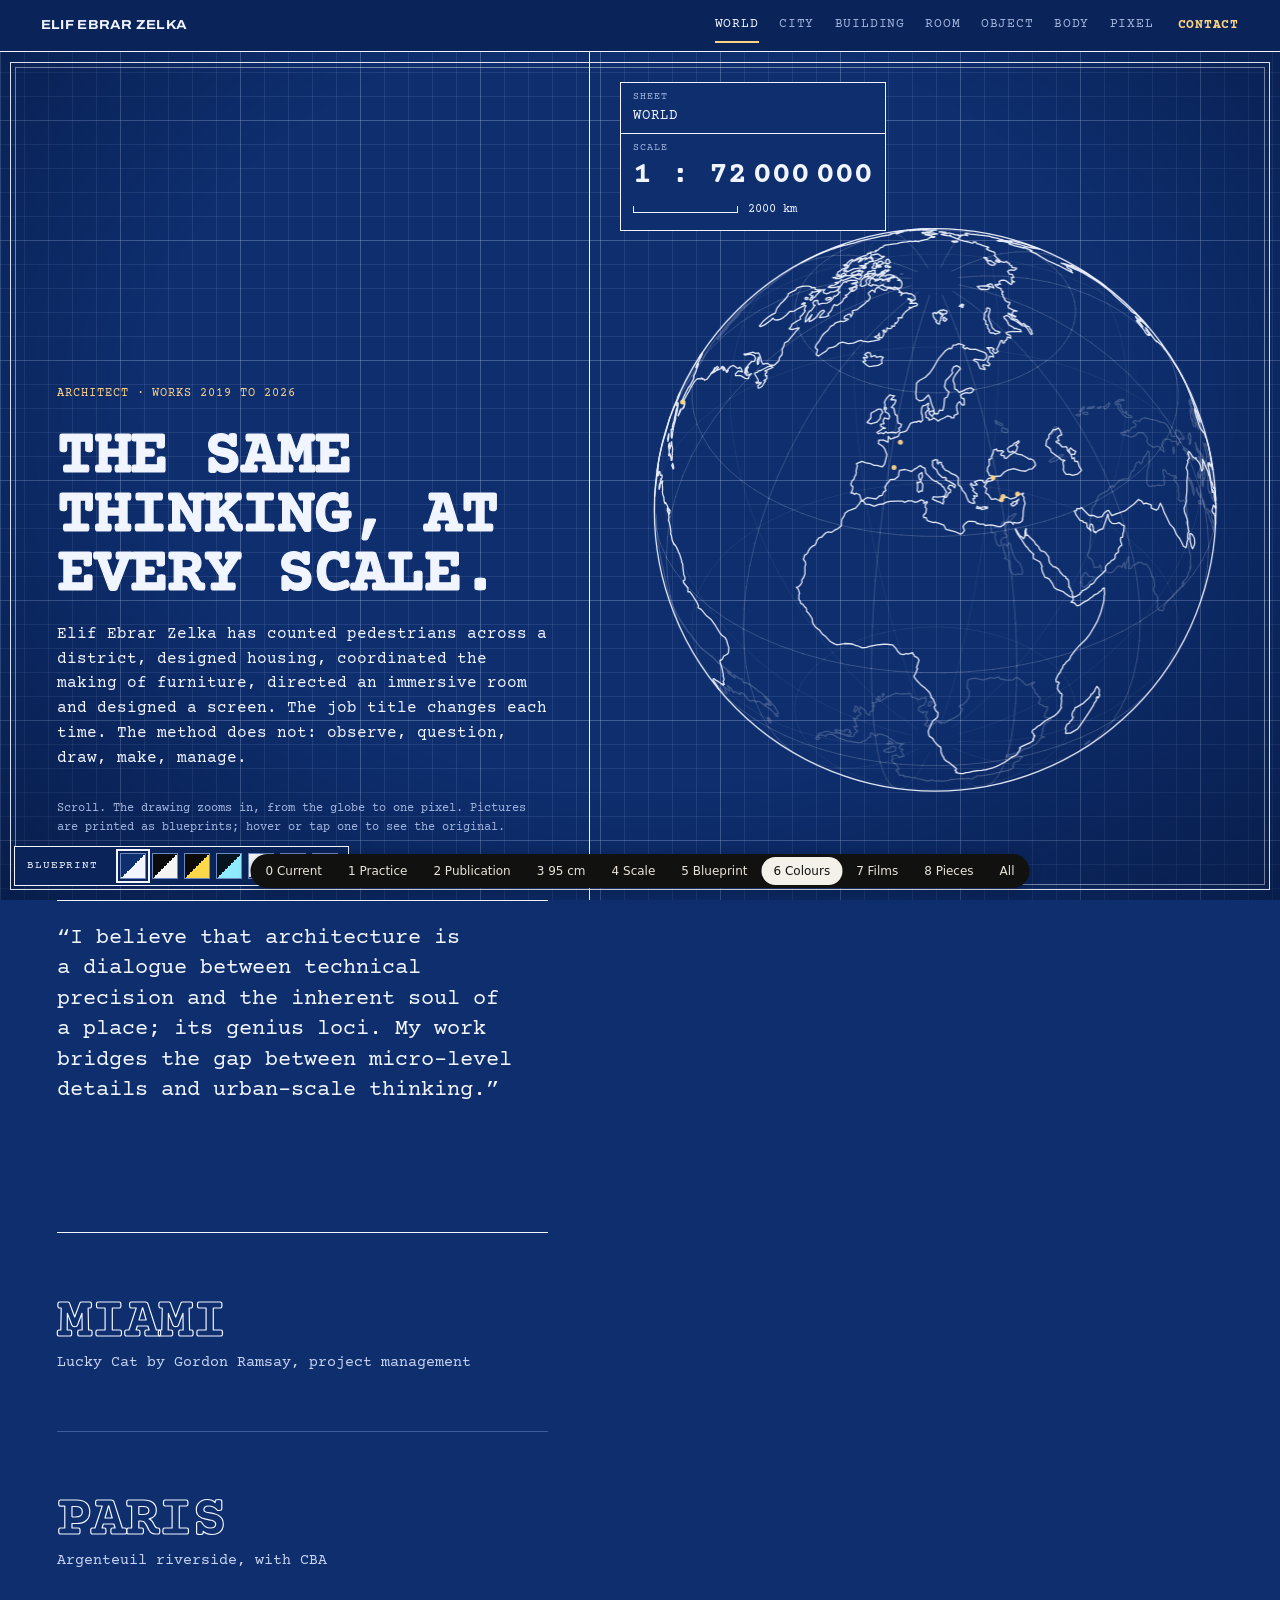
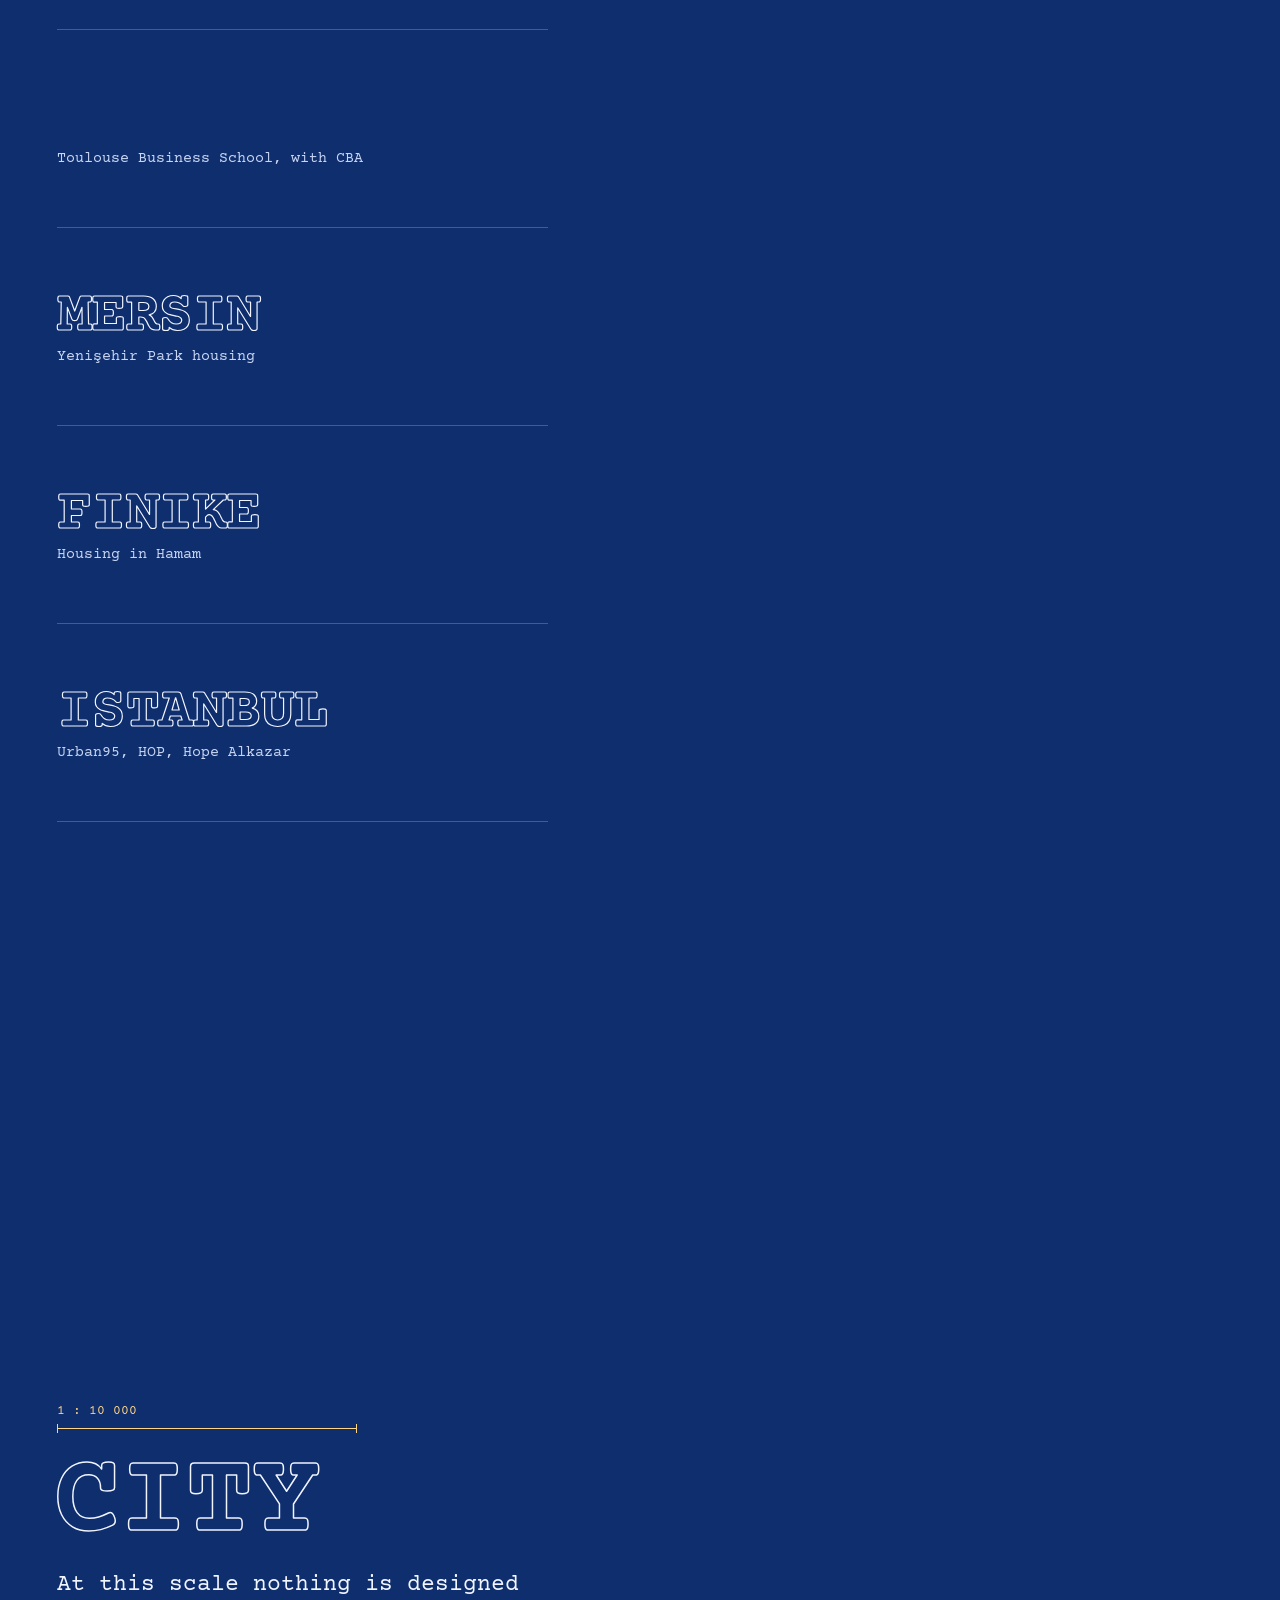
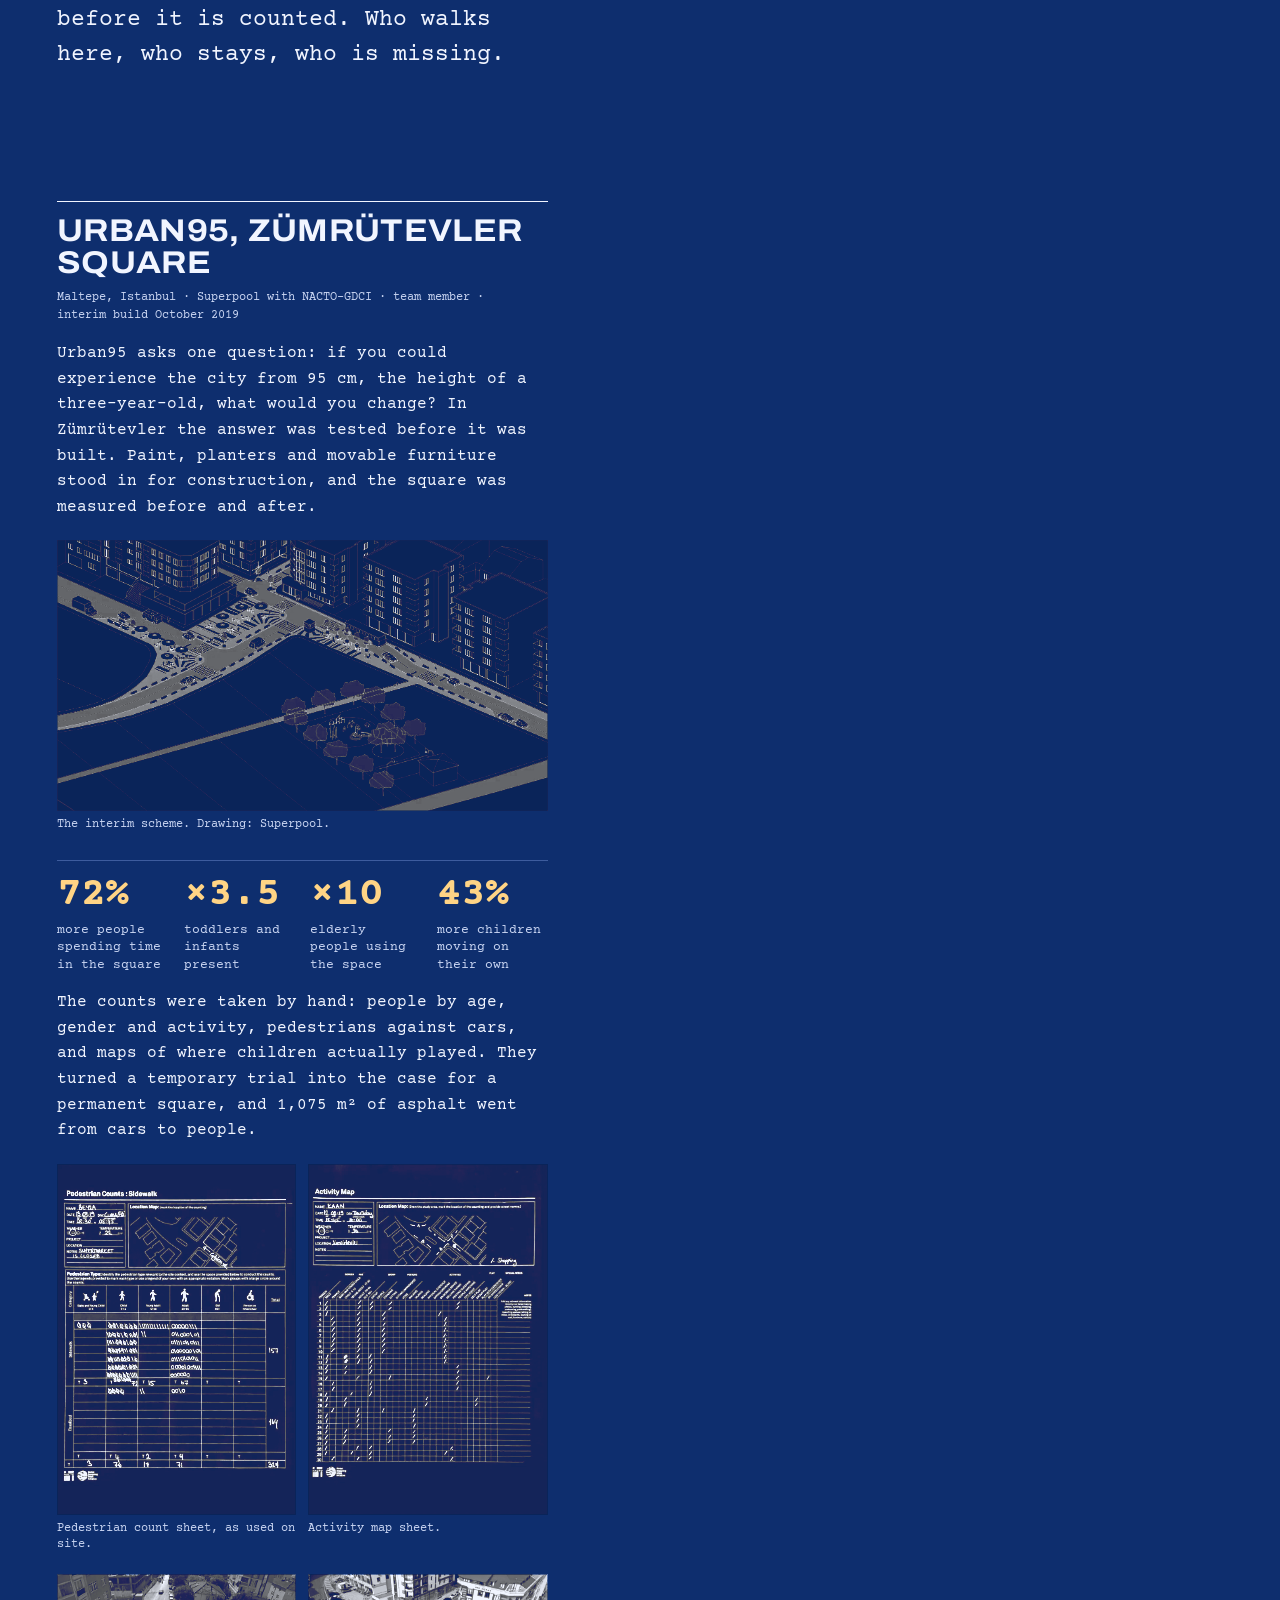
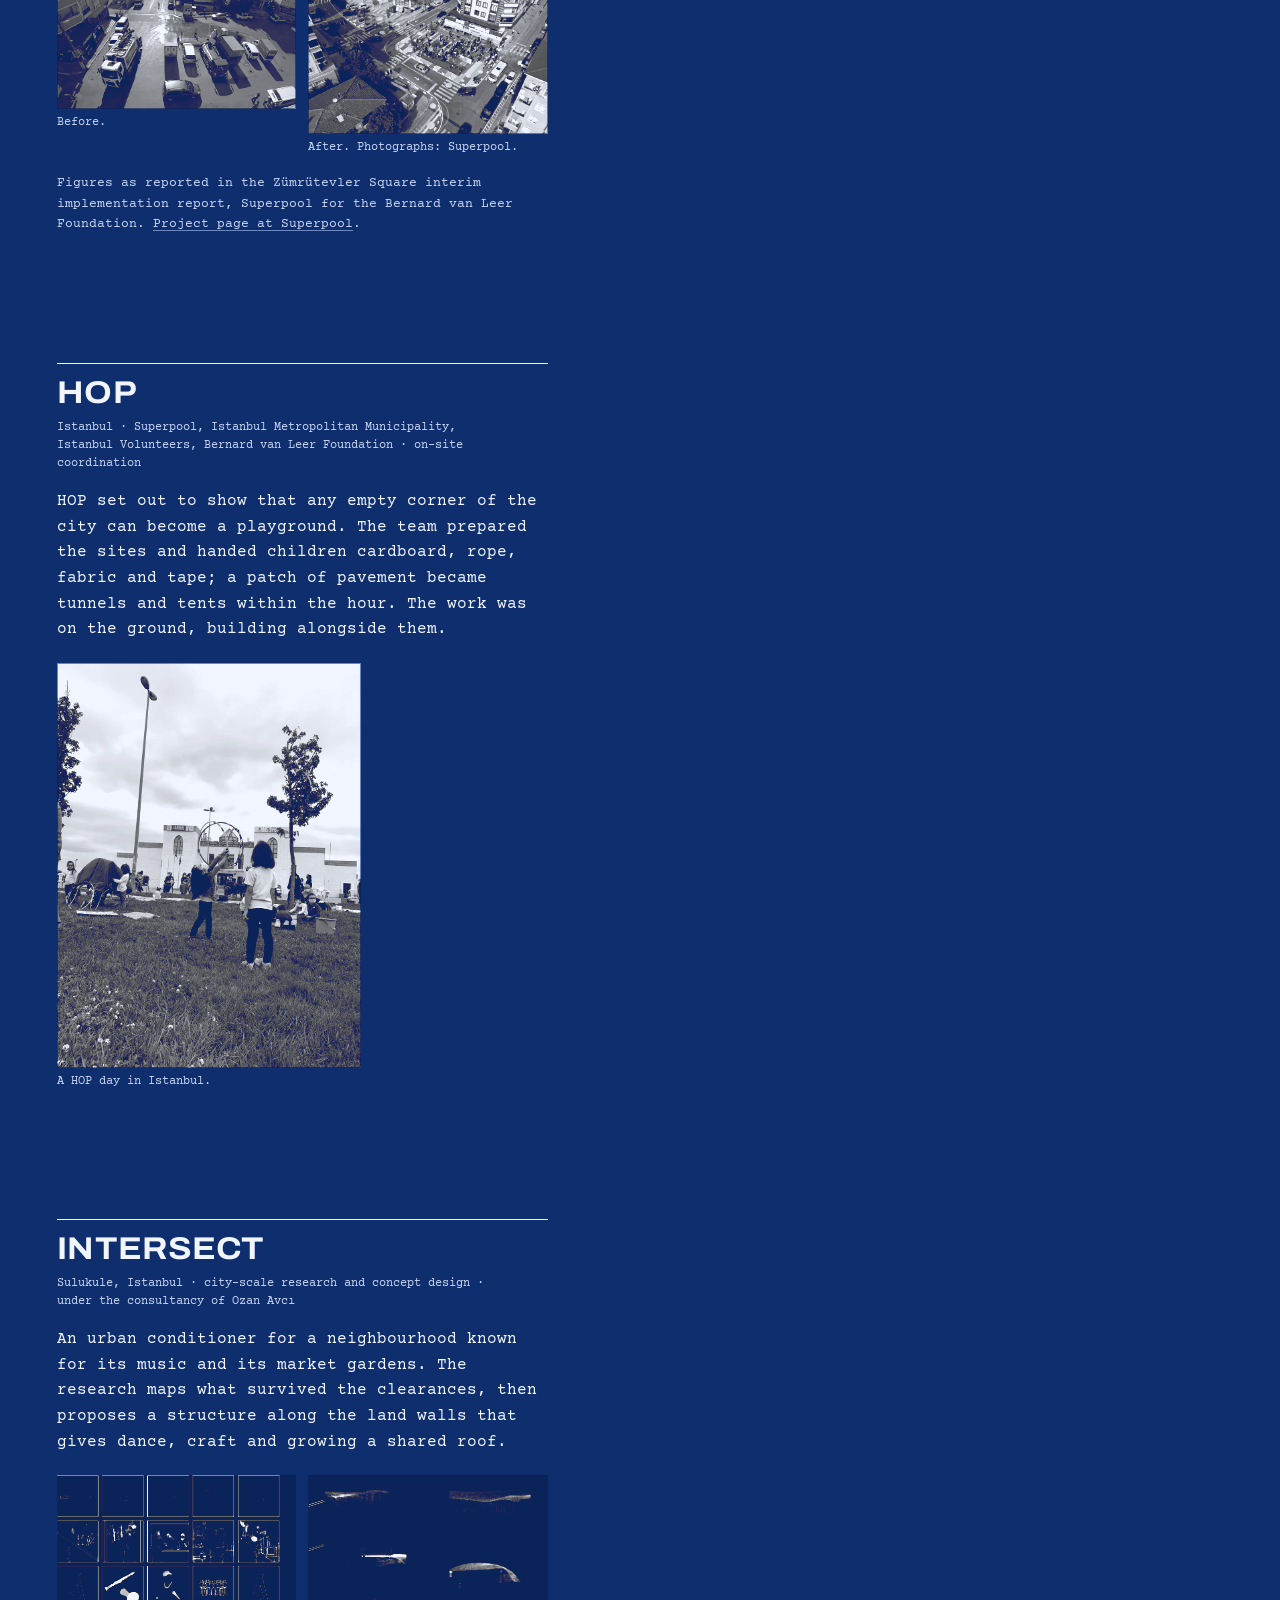
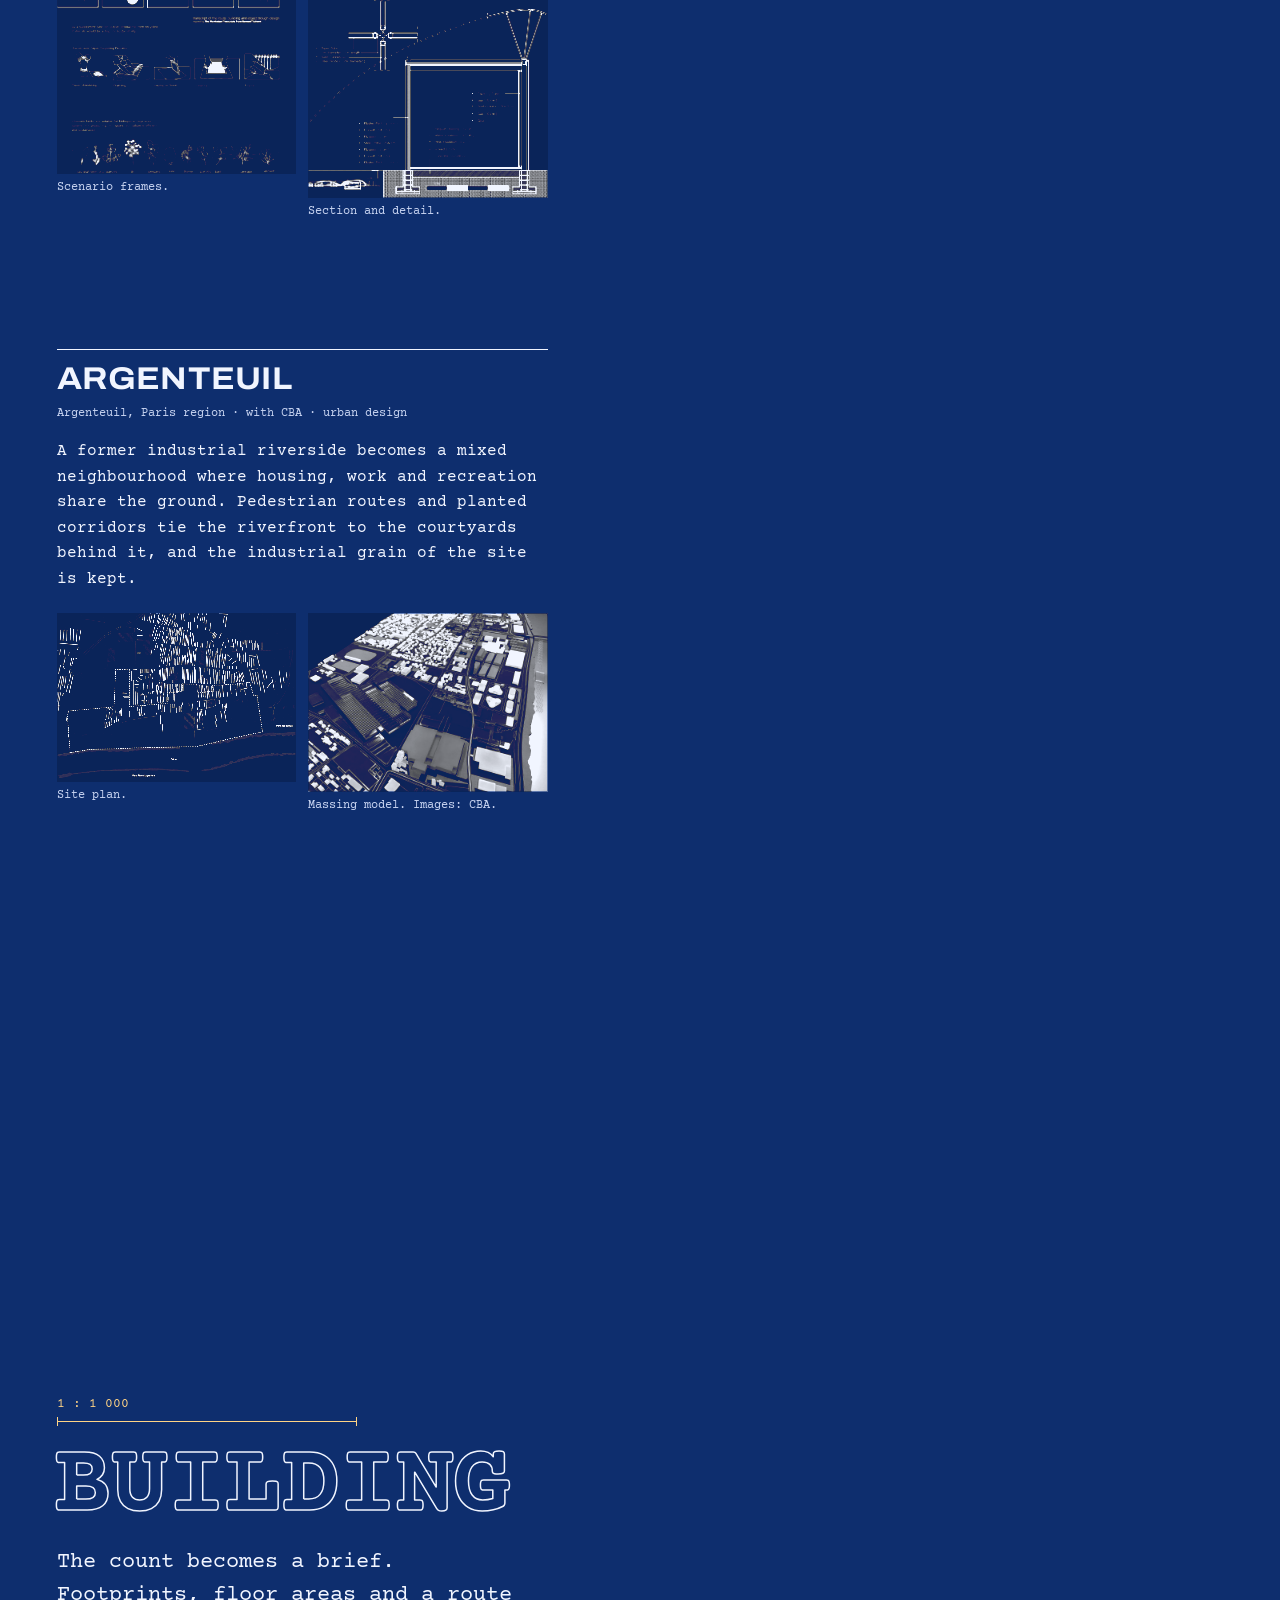
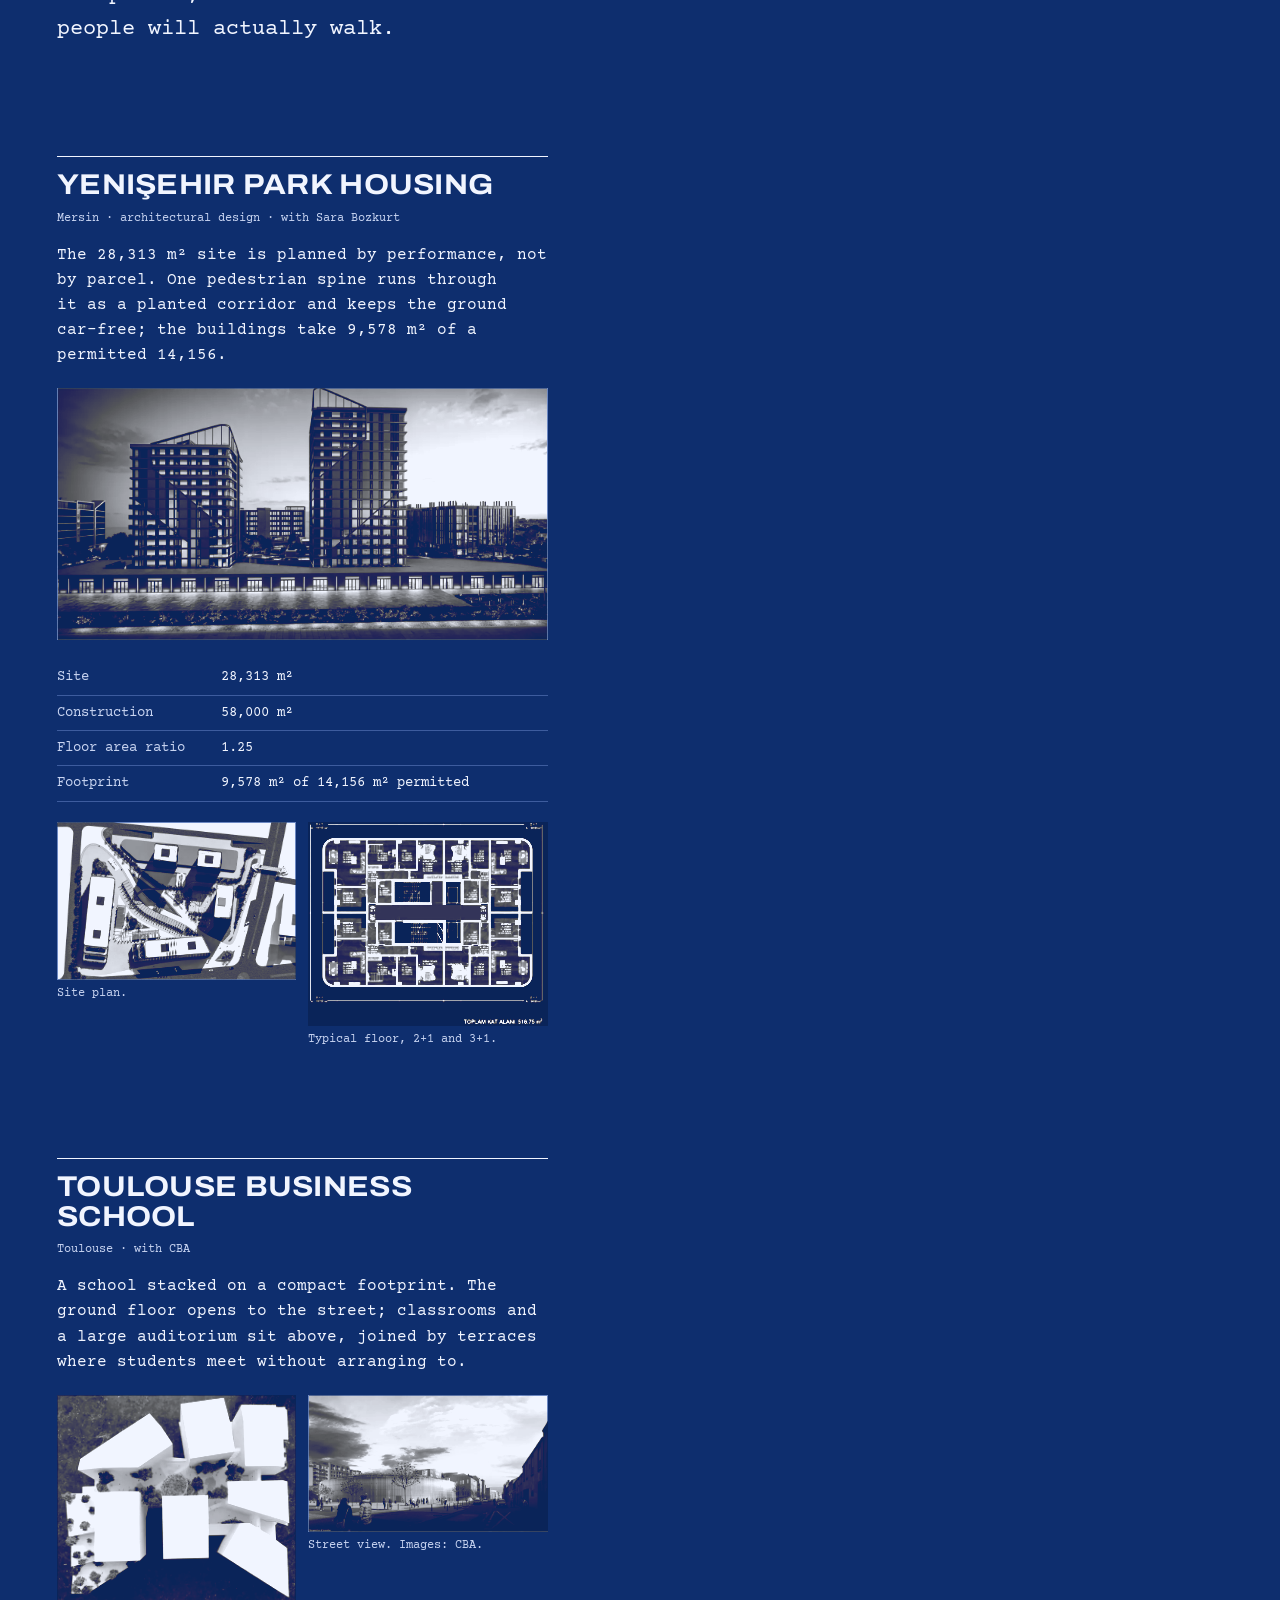
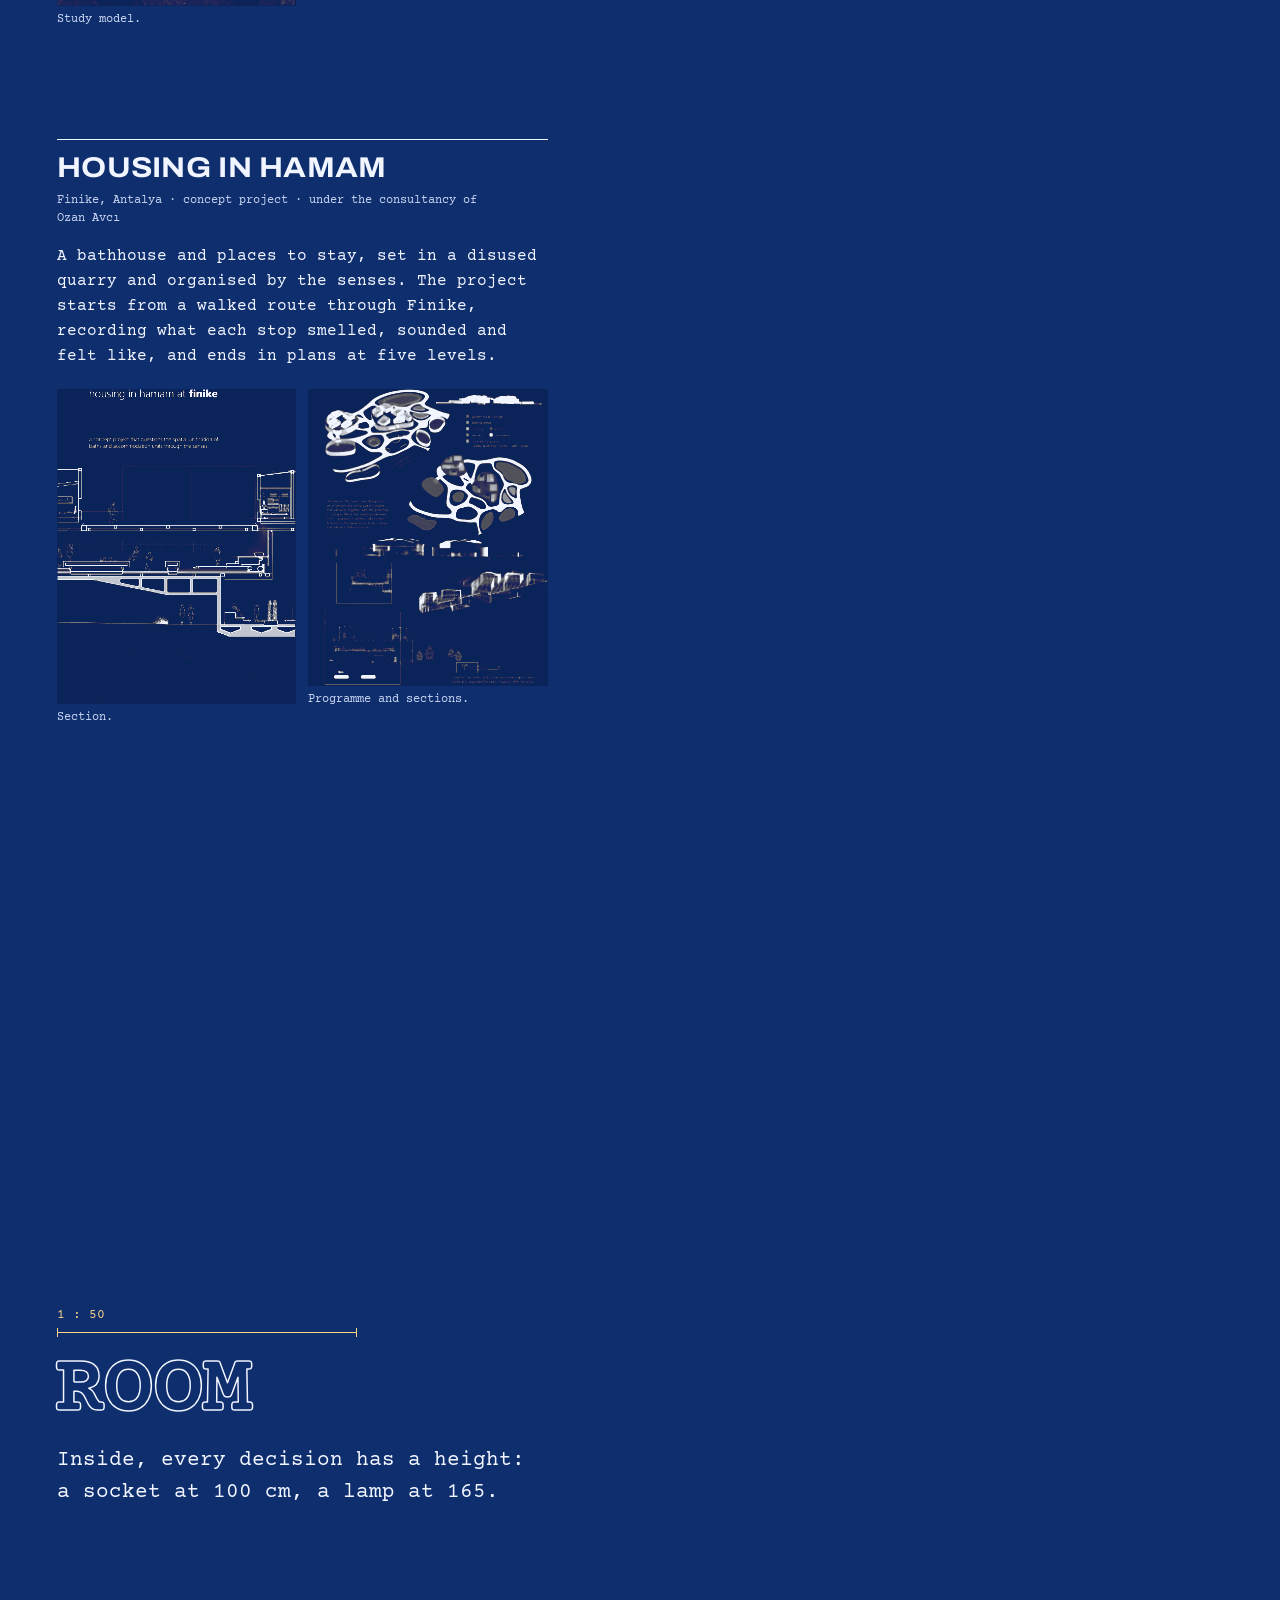
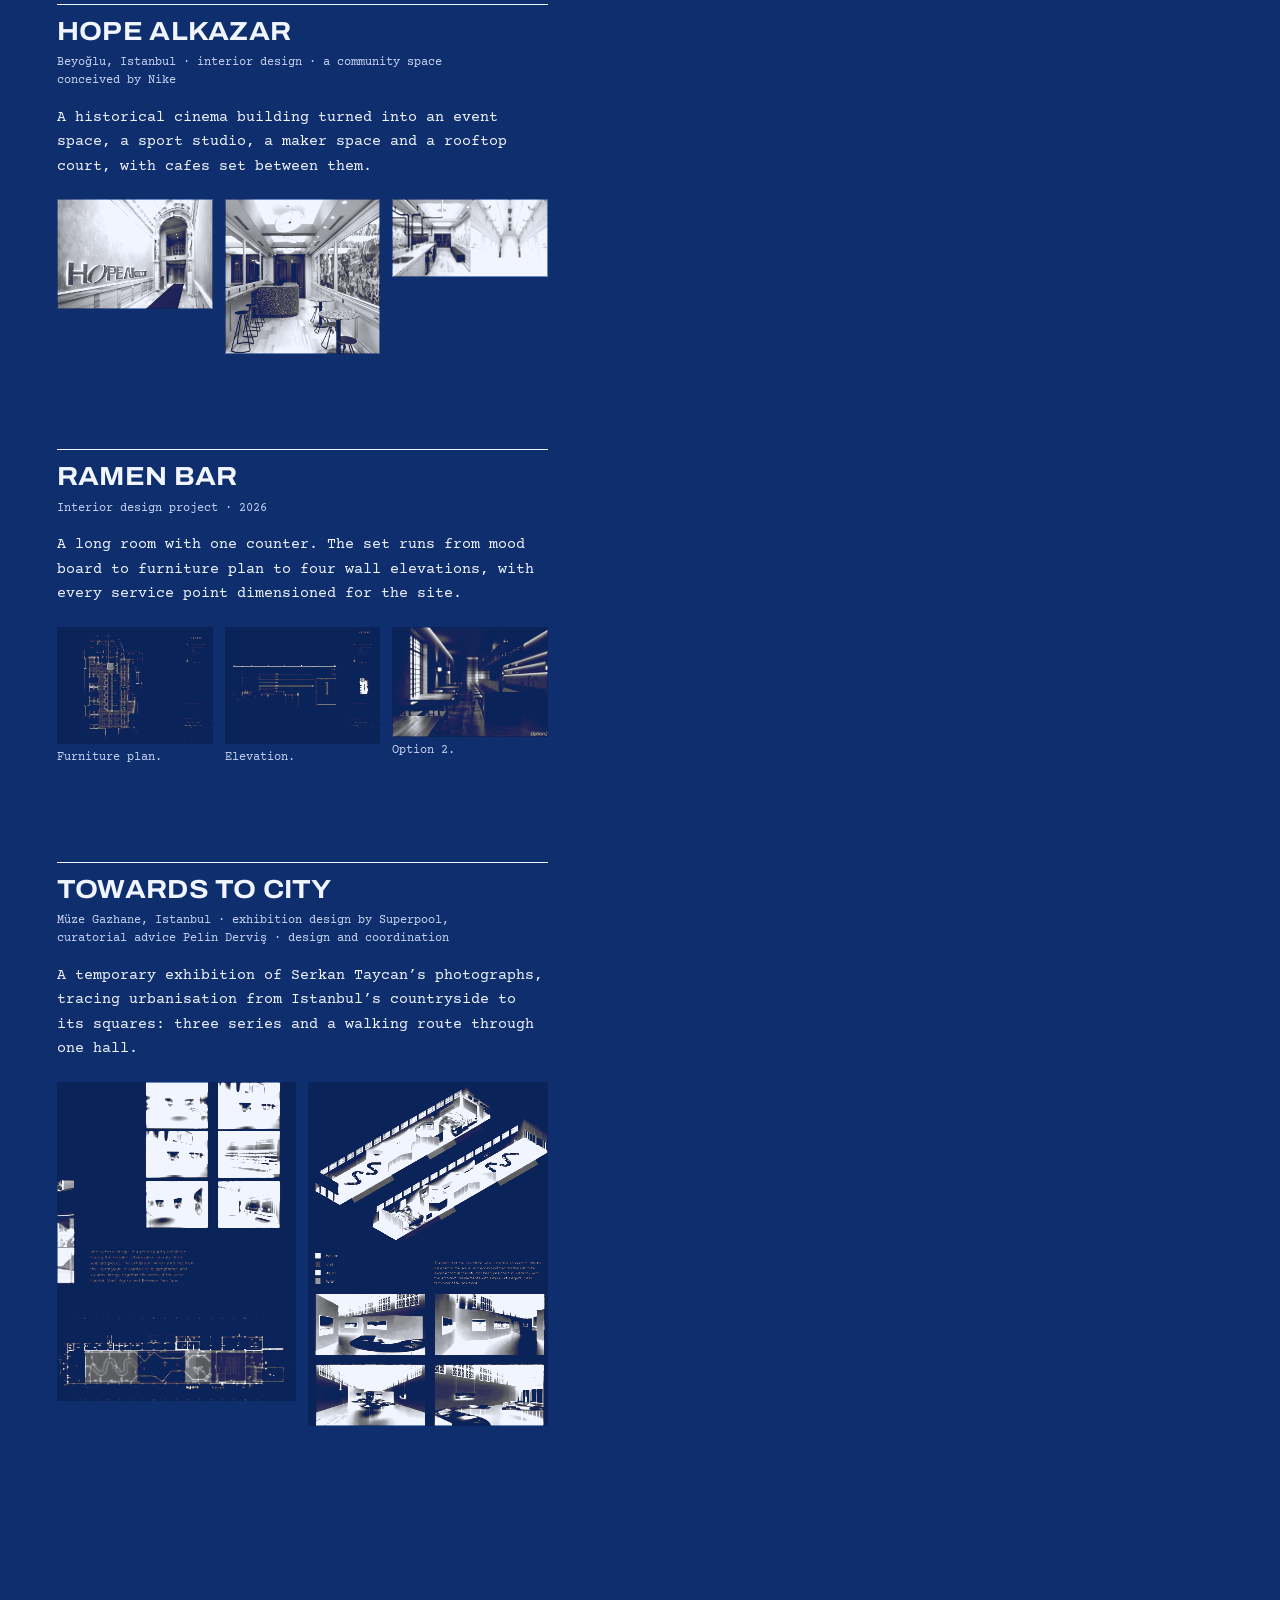
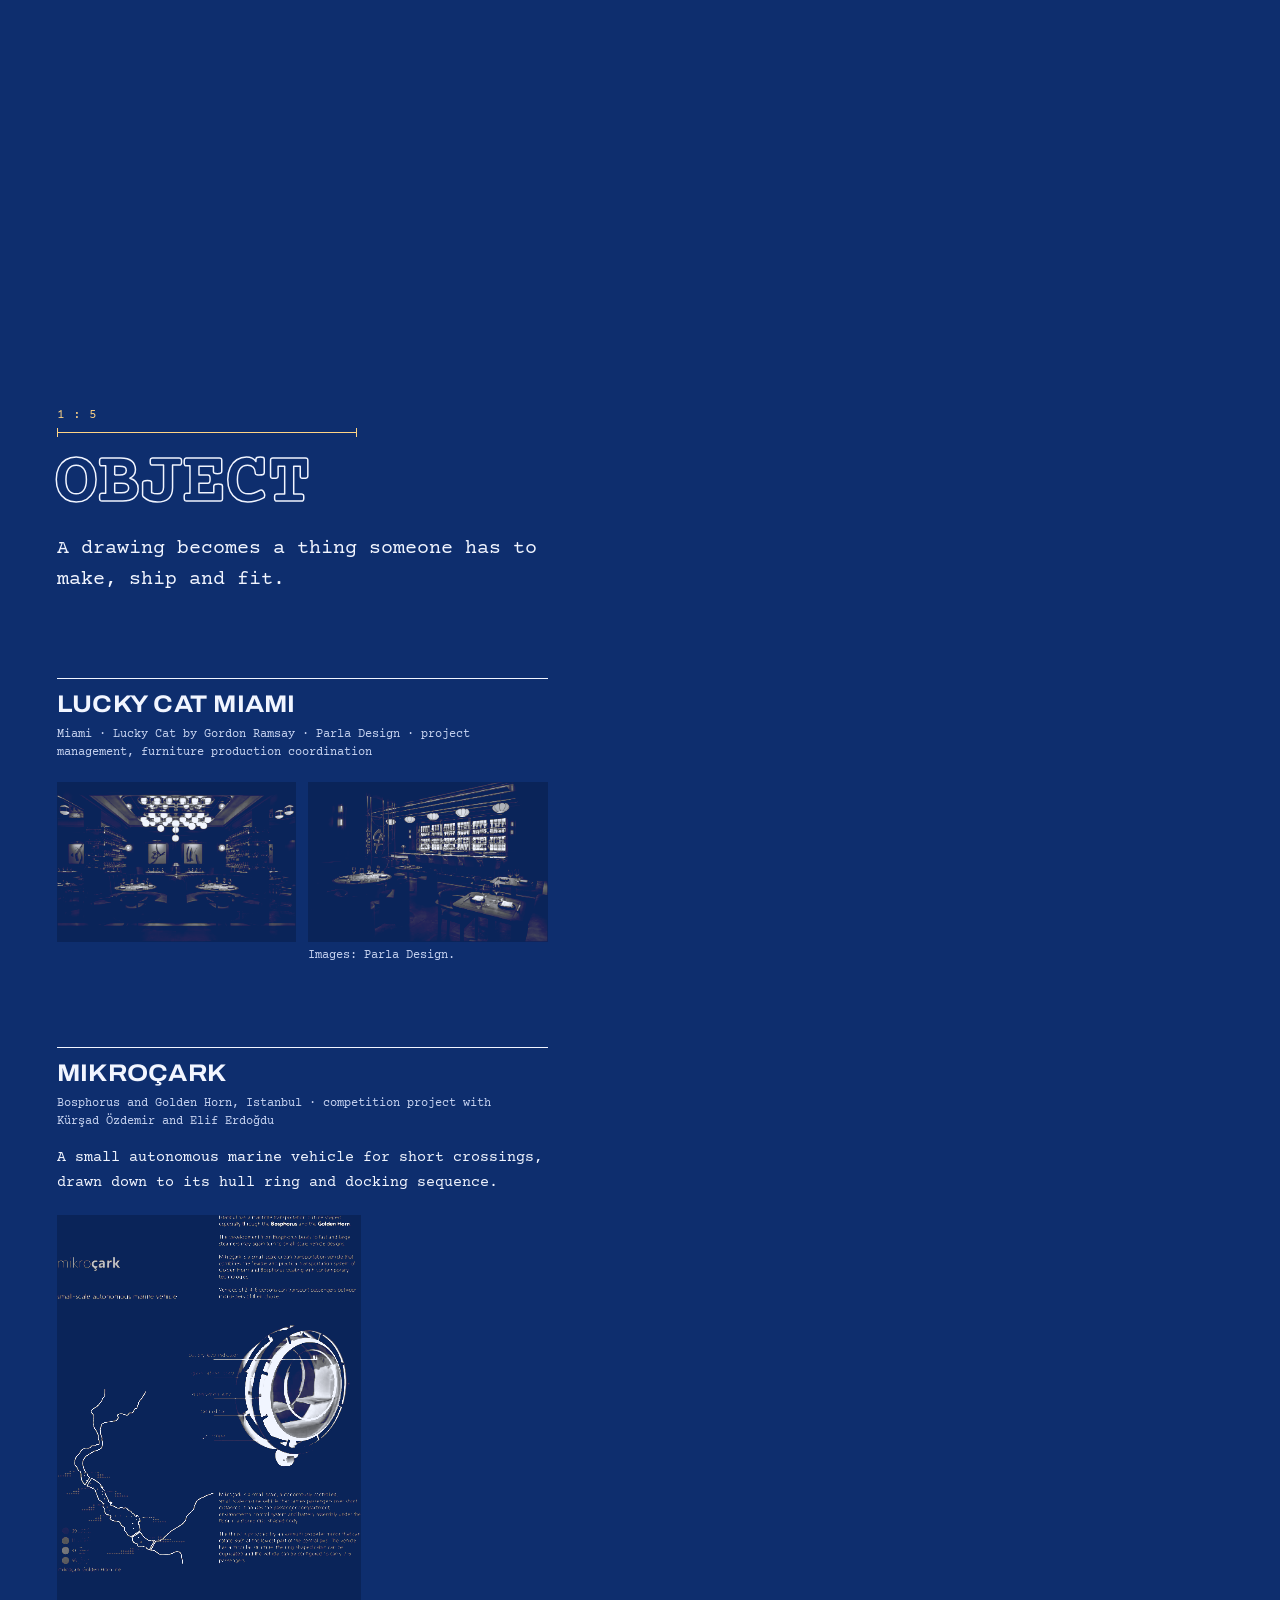
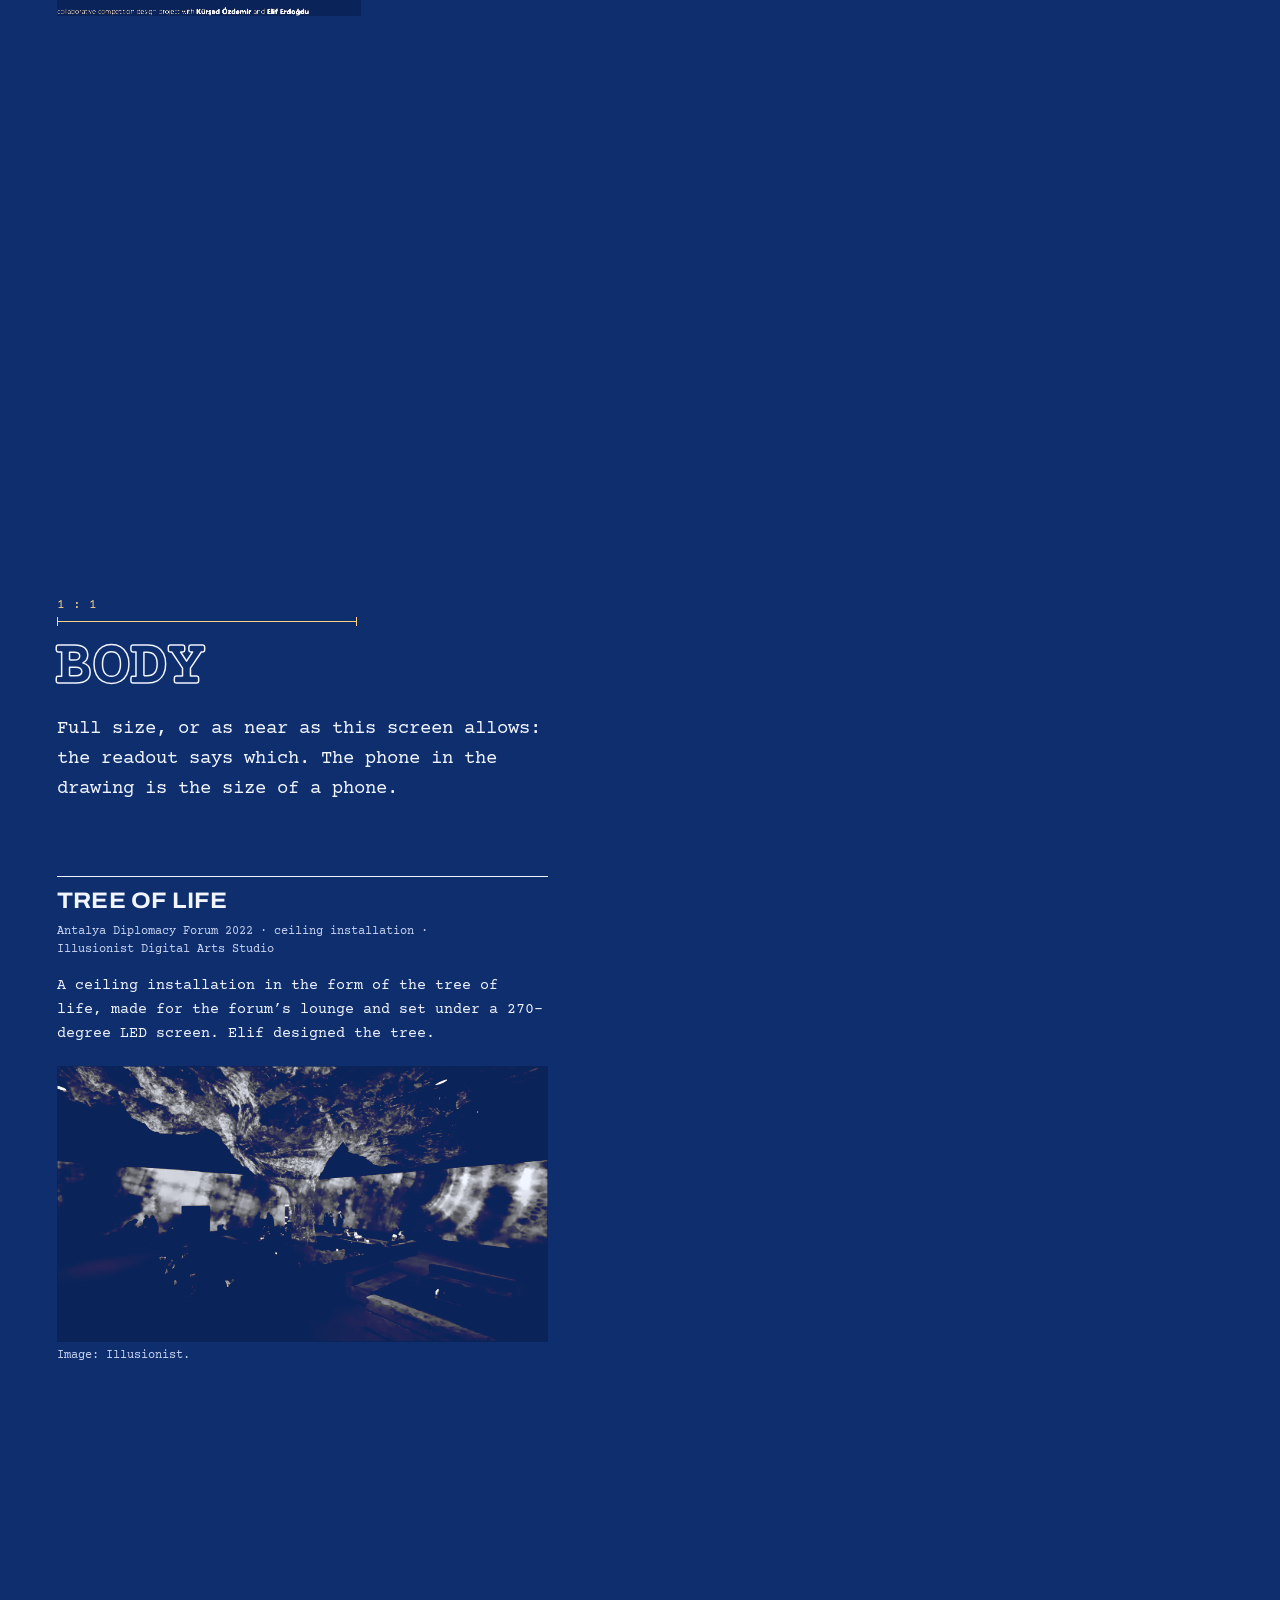
<file: v5_colors/index.html>
<!doctype html>
<html lang="en">
<head>
<meta charset="utf-8">
<meta name="viewport" content="width=device-width, initial-scale=1, viewport-fit=cover">
<title>Elif Ebrar Zelka: works across scales (print colours)</title>
<meta name="robots" content="noindex">
<meta name="description" content="Elif Ebrar Zelka, architect. One way of thinking, shown at seven scales: from a city's pedestrian counts to a single pixel.">
<meta name="theme-color" content="#0E2E6E">
<link rel="icon" href="../favicon.svg" type="image/svg+xml">
<link rel="preconnect" href="https://fonts.googleapis.com">
<link rel="preconnect" href="https://fonts.gstatic.com" crossorigin>
<link href="https://fonts.googleapis.com/css2?family=Archivo:wdth,wght@62..125,400..800&amp;family=Courier+Prime:wght@400;700&amp;display=swap" rel="stylesheet">
<link rel="stylesheet" href="../shared/drawings.css">
<link rel="stylesheet" href="../v4/v4.css">
<link rel="stylesheet" href="../v5/v5.css">
<link rel="stylesheet" href="colors.css">
<script>document.documentElement.classList.add('js');try{var p=(location.hash.match(/print=([a-z]+)/)||[])[1]||localStorage.getItem('zelka-print');if(p)document.documentElement.setAttribute('data-print',p)}catch(e){}</script>
</head>
<body>
<a class="skip" href="#world">Skip to the work</a>

<header class="top">
  <a class="brand" href="#world">Elif Ebrar Zelka</a>
  <nav class="ladder" aria-label="Scales">
    <a href="#world">World</a><a href="#city">City</a><a href="#building">Building</a><a href="#room">Room</a><a href="#object">Object</a><a href="#body">Body</a><a href="#pixel">Pixel</a>
  </nav>
  <a class="write" href="#contact">Contact</a>
</header>

<div class="sheet" aria-hidden="true"></div>
<div class="stage" aria-hidden="true">
  <canvas id="wire"></canvas>
  <div class="hud">
    <p class="hud-k">Sheet</p><p class="hud-stop" id="hud-stop">World</p><p class="hud-k">Scale</p>
    <p class="hud-n" id="hud-n">1 : 1</p>
    <div class="hud-scale"><i id="hud-bar"></i><span id="hud-len"></span></div>
  </div>
  <p class="hud-place" id="hud-place"></p>
</div>

<main>

<!-- ═══ WORLD ═══ -->
<section class="s s0" id="world" data-stop="World">
  <div class="hero" data-place="8,34">
    <p class="kicker">Architect · works 2019 to 2026</p>
    <h1 data-draw="The same|thinking, at|every scale.">The same thinking, at every scale.</h1>
    <p class="lede">Elif Ebrar Zelka has counted pedestrians across a district, designed housing, coordinated the making of furniture, directed an immersive room and designed a screen. The job title changes each time. The method does not: observe, question, draw, make, manage.</p>
    <p class="hint">Scroll. The drawing zooms in, from the globe to one pixel. Pictures are printed as blueprints; hover or tap one to see the original.</p>
  </div>

  <blockquote class="say">
    <p>“I believe that architecture is a dialogue between technical precision and the inherent soul of a place; its genius loci. My work bridges the gap between micro-level details and urban-scale thinking.”</p>
  </blockquote>

  <ol class="places" aria-label="Where the work is">
    <li data-place="-80.19,25.76,Miami"><b>Miami</b><span>Lucky Cat by Gordon Ramsay, project management</span></li>
    <li data-place="2.25,48.95,Paris"><b>Paris</b><span>Argenteuil riverside, with CBA</span></li>
    <li data-place="1.44,43.6,Toulouse"><b>Toulouse</b><span>Toulouse Business School, with CBA</span></li>
    <li data-place="34.6,36.8,Mersin"><b>Mersin</b><span>Yenişehir Park housing</span></li>
    <li data-place="30.15,36.3,Finike"><b>Finike</b><span>Housing in Hamam</span></li>
    <li data-place="28.98,41.01,Istanbul"><b>Istanbul</b><span>Urban95, HOP, Hope Alkazar</span></li>
  </ol>
</section>

<!-- ═══ CITY ═══ -->
<section class="s s1" id="city" data-stop="City">
  <header class="sh">
    <p class="sc">1 : 10 000</p>
    <h2>City</h2>
    <p class="lede">At this scale nothing is designed before it is counted. Who walks here, who stays, who is missing.</p>
  </header>

  <article class="pj" data-place="29.13,40.93,Istanbul" data-rv>
    <h3>Urban95, Zümrütevler Square</h3>
    <p class="meta">Maltepe, Istanbul · Superpool with NACTO-GDCI · team member · interim build October 2019</p>
    <p>Urban95 asks one question: if you could experience the city from 95 cm, the height of a three-year-old, what would you change? In Zümrütevler the answer was tested before it was built. Paint, planters and movable furniture stood in for construction, and the square was measured before and after.</p>
    <figure class="fig ln"><img src="../v4/img/urban95-axon.webp" width="1400" height="771" alt="Axonometric line drawing of the Zümrütevler junction with the reclaimed road surface marked in yellow" loading="lazy"><figcaption>The interim scheme. Drawing: Superpool.</figcaption></figure>
    <dl class="nums">
      <div><dt>72%</dt><dd>more people spending time in the square</dd></div>
      <div><dt>×3.5</dt><dd>toddlers and infants present</dd></div>
      <div><dt>×10</dt><dd>elderly people using the space</dd></div>
      <div><dt>43%</dt><dd>more children moving on their own</dd></div>
    </dl>
    <p>The counts were taken by hand: people by age, gender and activity, pedestrians against cars, and maps of where children actually played. They turned a temporary trial into the case for a permanent square, and 1,075 m² of asphalt went from cars to people.</p>
    <div class="g2">
      <figure class="fig ln"><img src="../v4/img/urban95-sheet-a.webp" width="726" height="1064" alt="Filled-in pedestrian count sheet for the sidewalks around the square" loading="lazy"><figcaption>Pedestrian count sheet, as used on site.</figcaption></figure>
      <figure class="fig ln"><img src="../v4/img/urban95-sheet-b.webp" width="720" height="1056" alt="Filled-in activity map sheet with tally marks" loading="lazy"><figcaption>Activity map sheet.</figcaption></figure>
    </div>
    <div class="g2">
      <figure class="fig"><img src="../v4/img/urban95-before.webp" width="1280" height="720" alt="Aerial photograph of the junction before: a wide asphalt crossing filled with trucks and cars" loading="lazy"><figcaption>Before.</figcaption></figure>
      <figure class="fig"><img src="../v4/img/urban95-after.webp" width="730" height="487" alt="Aerial photograph after: the junction painted, planted and full of people" loading="lazy"><figcaption>After. Photographs: Superpool.</figcaption></figure>
    </div>
    <p class="src">Figures as reported in the Zümrütevler Square interim implementation report, Superpool for the Bernard van Leer Foundation. <a href="https://superpool.org/projects/zumrutevler-square">Project page at Superpool</a>.</p>
  </article>

  <article class="pj" data-place="28.98,41.01,Istanbul" data-rv>
    <h3>HOP</h3>
    <p class="meta">Istanbul · Superpool, Istanbul Metropolitan Municipality, Istanbul Volunteers, Bernard van Leer Foundation · on-site coordination</p>
    <p>HOP set out to show that any empty corner of the city can become a playground. The team prepared the sites and handed children cardboard, rope, fabric and tape; a patch of pavement became tunnels and tents within the hour. The work was on the ground, building alongside them.</p>
    <figure class="fig narrow"><img src="../v4/img/hop.webp" width="908" height="1210" alt="Children playing with hoops and loose materials on a lawn in front of a city wall" loading="lazy"><figcaption>A HOP day in Istanbul.</figcaption></figure>
  </article>

  <article class="pj" data-place="28.94,41.02,Istanbul" data-rv>
    <h3>Intersect</h3>
    <p class="meta">Sulukule, Istanbul · city-scale research and concept design · under the consultancy of Ozan Avcı</p>
    <p>An urban conditioner for a neighbourhood known for its music and its market gardens. The research maps what survived the clearances, then proposes a structure along the land walls that gives dance, craft and growing a shared roof.</p>
    <div class="g2">
      <figure class="fig ln"><img src="../v4/img/intersect-b.webp" width="985" height="1228" alt="Portfolio sheet of storyboard frames and diagrams in black and red" loading="lazy"><figcaption>Scenario frames.</figcaption></figure>
      <figure class="fig ln"><img src="../v4/img/intersect-c.webp" width="993" height="1339" alt="Portfolio sheet with a structural section and construction detail" loading="lazy"><figcaption>Section and detail.</figcaption></figure>
    </div>
  </article>

  <article class="pj" data-place="2.25,48.95,Paris" data-rv>
    <h3>Argenteuil</h3>
    <p class="meta">Argenteuil, Paris region · with CBA · urban design</p>
    <p>A former industrial riverside becomes a mixed neighbourhood where housing, work and recreation share the ground. Pedestrian routes and planted corridors tie the riverfront to the courtyards behind it, and the industrial grain of the site is kept.</p>
    <div class="g2">
      <figure class="fig ln"><img src="../v4/img/argenteuil-plan.webp" width="943" height="667" alt="Site plan of the Argenteuil riverside with plots in green" loading="lazy"><figcaption>Site plan.</figcaption></figure>
      <figure class="fig"><img src="../v4/img/argenteuil-model.webp" width="1200" height="900" alt="Massing model of the neighbourhood with new buildings in orange" loading="lazy"><figcaption>Massing model. Images: CBA.</figcaption></figure>
    </div>
  </article>
</section>

<!-- ═══ BUILDING ═══ -->
<section class="s s2" id="building" data-stop="Building">
  <header class="sh">
    <p class="sc">1 : 1 000</p>
    <h2>Building</h2>
    <p class="lede">The count becomes a brief. Footprints, floor areas and a route people will actually walk.</p>
  </header>

  <article class="pj" data-place="34.6,36.8,Mersin" data-rv>
    <h3>Yenişehir Park housing</h3>
    <p class="meta">Mersin · architectural design · with Sara Bozkurt</p>
    <p>The 28,313 m² site is planned by performance, not by parcel. One pedestrian spine runs through it as a planted corridor and keeps the ground car-free; the buildings take 9,578 m² of a permitted 14,156.</p>
    <figure class="fig"><img src="../v4/img/mersin-a.webp" width="1264" height="648" alt="Rendered view of two residential towers above a long podium at dusk" loading="lazy"></figure>
    <dl class="facts">
      <div><dt>Site</dt><dd>28,313 m²</dd></div>
      <div><dt>Construction</dt><dd>58,000 m²</dd></div>
      <div><dt>Floor area ratio</dt><dd>1.25</dd></div>
      <div><dt>Footprint</dt><dd>9,578 m² of 14,156 m² permitted</dd></div>
    </dl>
    <div class="g2">
      <figure class="fig"><img src="../v4/img/mersin-site.webp" width="1262" height="832" alt="Rendered site plan seen from above with towers, podium and the curving pedestrian route" loading="lazy"><figcaption>Site plan.</figcaption></figure>
      <figure class="fig ln"><img src="../v4/img/mersin-plan.webp" width="1003" height="854" alt="Typical floor plan of a tower with eight apartments around a central core" loading="lazy"><figcaption>Typical floor, 2+1 and 3+1.</figcaption></figure>
    </div>
  </article>

  <article class="pj" data-place="1.44,43.6,Toulouse" data-rv>
    <h3>Toulouse Business School</h3>
    <p class="meta">Toulouse · with CBA</p>
    <p>A school stacked on a compact footprint. The ground floor opens to the street; classrooms and a large auditorium sit above, joined by terraces where students meet without arranging to.</p>
    <div class="g2">
      <figure class="fig"><img src="../v4/img/toulouse-model.webp" width="500" height="442" alt="White study model of the school seen from above" loading="lazy"><figcaption>Study model.</figcaption></figure>
      <figure class="fig"><img src="../v4/img/toulouse-view.webp" width="1250" height="719" alt="Black and white street view of the proposed school" loading="lazy"><figcaption>Street view. Images: CBA.</figcaption></figure>
    </div>
  </article>

  <article class="pj" data-place="30.15,36.3,Finike" data-rv>
    <h3>Housing in Hamam</h3>
    <p class="meta">Finike, Antalya · concept project · under the consultancy of Ozan Avcı</p>
    <p>A bathhouse and places to stay, set in a disused quarry and organised by the senses. The project starts from a walked route through Finike, recording what each stop smelled, sounded and felt like, and ends in plans at five levels.</p>
    <div class="g2">
      <figure class="fig ln"><img src="../v4/img/hamam-a.webp" width="874" height="1148" alt="Portfolio sheet with a long section through the bathhouse and quarry wall" loading="lazy"><figcaption>Section.</figcaption></figure>
      <figure class="fig ln"><img src="../v4/img/hamam-b.webp" width="992" height="1228" alt="Portfolio sheet with a coloured programme plan and sections" loading="lazy"><figcaption>Programme and sections.</figcaption></figure>
    </div>
  </article>
</section>

<!-- ═══ ROOM ═══ -->
<section class="s s3" id="room" data-stop="Room">
  <header class="sh">
    <p class="sc">1 : 50</p>
    <h2>Room</h2>
    <p class="lede">Inside, every decision has a height: a socket at 100 cm, a lamp at 165.</p>
  </header>

  <article class="pj" data-place="28.98,41.03,Istanbul" data-rv>
    <h3>Hope Alkazar</h3>
    <p class="meta">Beyoğlu, Istanbul · interior design · a community space conceived by Nike</p>
    <p>A historical cinema building turned into an event space, a sport studio, a maker space and a rooftop court, with cafes set between them.</p>
    <div class="g3">
      <figure class="fig"><img src="../v4/img/hope-c.webp" width="1152" height="816" alt="Entrance passage with a red carpet and the Hope Alkazar sign" loading="lazy"></figure>
      <figure class="fig"><img src="../v4/img/hope-a.webp" width="1084" height="1081" alt="Cafe interior with a red terrazzo counter and stools" loading="lazy"></figure>
      <figure class="fig"><img src="../v4/img/hope-b.webp" width="1400" height="699" alt="Two interior views: a cafe bar and a white panelled hall" loading="lazy"></figure>
    </div>
  </article>

  <article class="pj" data-rv>
    <h3>Ramen Bar</h3>
    <p class="meta">Interior design project · 2026</p>
    <p>A long room with one counter. The set runs from mood board to furniture plan to four wall elevations, with every service point dimensioned for the site.</p>
    <div class="g3">
      <figure class="fig ln"><img src="../v4/img/ramen-plan.webp" width="1300" height="981" alt="Furniture layout plan of the ramen bar" loading="lazy"><figcaption>Furniture plan.</figcaption></figure>
      <figure class="fig ln"><img src="../v4/img/ramen-elev.webp" width="1300" height="981" alt="Wall elevation with the counter and seven stools" loading="lazy"><figcaption>Elevation.</figcaption></figure>
      <figure class="fig"><img src="../v4/img/ramen-a.webp" width="1300" height="920" alt="Visualisation of the dark timber interior with the counter on the right" loading="lazy"><figcaption>Option 2.</figcaption></figure>
    </div>
  </article>

  <article class="pj" data-place="28.95,41.04,Istanbul" data-rv>
    <h3>Towards to City</h3>
    <p class="meta">Müze Gazhane, Istanbul · exhibition design by Superpool, curatorial advice Pelin Derviş · design and coordination</p>
    <p>A temporary exhibition of Serkan Taycan’s photographs, tracing urbanisation from Istanbul’s countryside to its squares: three series and a walking route through one hall.</p>
    <div class="g2">
      <figure class="fig ln"><img src="../v4/img/towards-a.webp" width="992" height="1321" alt="Portfolio sheet with photographs of the exhibition hall and its plan" loading="lazy"></figure>
      <figure class="fig ln"><img src="../v4/img/towards-b.webp" width="850" height="1223" alt="Portfolio sheet with an axonometric of the hall and views of the display walls" loading="lazy"></figure>
    </div>
  </article>
</section>

<!-- ═══ OBJECT ═══ -->
<section class="s s4" id="object" data-stop="Object">
  <header class="sh">
    <p class="sc">1 : 5</p>
    <h2>Object</h2>
    <p class="lede">A drawing becomes a thing someone has to make, ship and fit.</p>
  </header>

  <article class="pj" data-place="-80.19,25.76,Miami" data-rv>
    <h3>Lucky Cat Miami</h3>
    <p class="meta">Miami · Lucky Cat by Gordon Ramsay · Parla Design · project management, furniture production coordination</p>
    <div class="g2">
      <figure class="fig"><img src="../v4/img/lucky-a.webp" width="1400" height="934" alt="Dining room with curved banquettes under a ceiling of globe lights" loading="lazy"></figure>
      <figure class="fig"><img src="../v4/img/lucky-b.webp" width="1400" height="934" alt="Bar and dining tables in dark timber and red" loading="lazy"><figcaption>Images: Parla Design.</figcaption></figure>
    </div>
  </article>

  <article class="pj" data-place="29.0,41.03,Istanbul" data-rv>
    <h3>Mikroçark</h3>
    <p class="meta">Bosphorus and Golden Horn, Istanbul · competition project with Kürşad Özdemir and Elif Erdoğdu</p>
    <p>A small autonomous marine vehicle for short crossings, drawn down to its hull ring and docking sequence.</p>
    <figure class="fig ln narrow"><img src="../v4/img/mikrocark.webp" width="831" height="1095" alt="Portfolio sheet with an exploded drawing of the circular vessel and a route map" loading="lazy"></figure>
  </article>
</section>

<!-- ═══ BODY ═══ -->
<section class="s s5" id="body" data-stop="Body">
  <header class="sh">
    <p class="sc">1 : 1</p>
    <h2>Body</h2>
    <p class="lede">Full size, or as near as this screen allows: the readout says which. The phone in the drawing is the size of a phone.</p>
  </header>

  <article class="pj" data-place="30.71,36.89,Antalya" data-rv>
    <h3>Tree of Life</h3>
    <p class="meta">Antalya Diplomacy Forum 2022 · ceiling installation · Illusionist Digital Arts Studio</p>
    <p>A ceiling installation in the form of the tree of life, made for the forum’s lounge and set under a 270-degree LED screen. Elif designed the tree.</p>
    <figure class="fig"><img src="../v4/img/tree-a.webp" width="1280" height="720" alt="Lounge under a glowing green and blue ceiling installation, with a curved LED screen behind the seating" loading="lazy"><figcaption>Image: Illusionist.</figcaption></figure>
  </article>
</section>

<!-- ═══ PIXEL ═══ -->
<section class="s s6" id="pixel" data-stop="Pixel">
  <header class="sh">
    <p class="sc">Larger than life</p>
    <h2>Pixel</h2>
    <p class="lede">Past full size the drawing magnifies. One pixel of a phone screen is three lights, 55 µm across.</p>
  </header>

  <article class="pj" data-rv>
    <h3>XYRO</h3>
    <p class="meta">Digital product · UX design</p>
    <p>Material for this project is being prepared.</p>
  </article>

  <div class="contact" id="contact">
    <h2>Write to Elif</h2>
    <p><a href="mailto:zelkaebrar@gmail.com">zelkaebrar@gmail.com</a></p>
  </div>
</section>

</main>

<footer class="foot">
  <p>© 2026 Elif Ebrar Zelka</p>
  <p>The line drawings beside the text are diagrams, not survey drawings. Coastlines: Natural Earth. Streets and building footprints around Zümrütevler: © <a href="https://www.openstreetmap.org/copyright">OpenStreetMap</a> contributors; building heights there are estimated.</p>
</footer>

<script src="../v4/land.js"></script>
<script src="../v4/wire.js"></script>
<script src="../v4/city.js"></script>
<script src="../v4/models.js"></script>
<script src="../v4/journey.js"></script>
<script src="../v5/draw.js"></script>
<script src="colors.js"></script>
<script src="../shared/zoom.js"></script>
<script src="../shared/site.js"></script>
<script src="../shared/switch.js"></script>
</body>
</html>
</file>
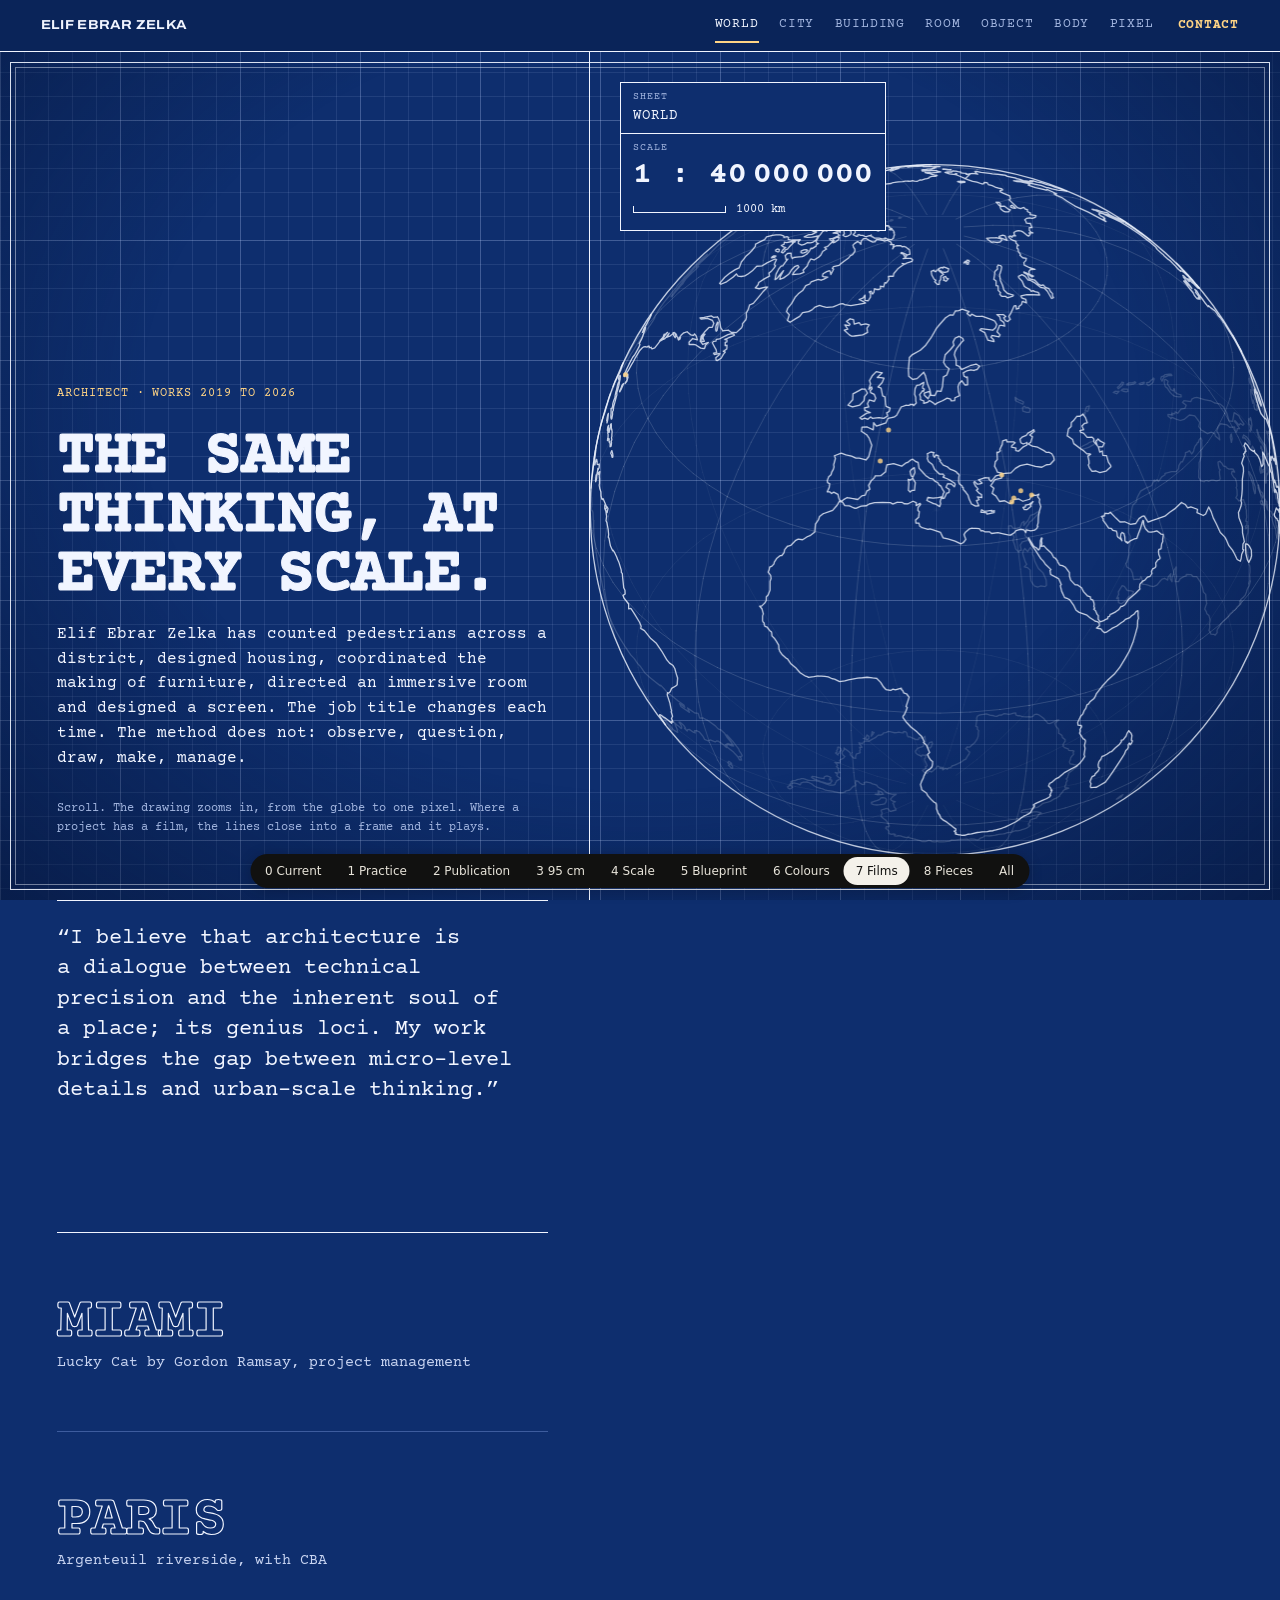
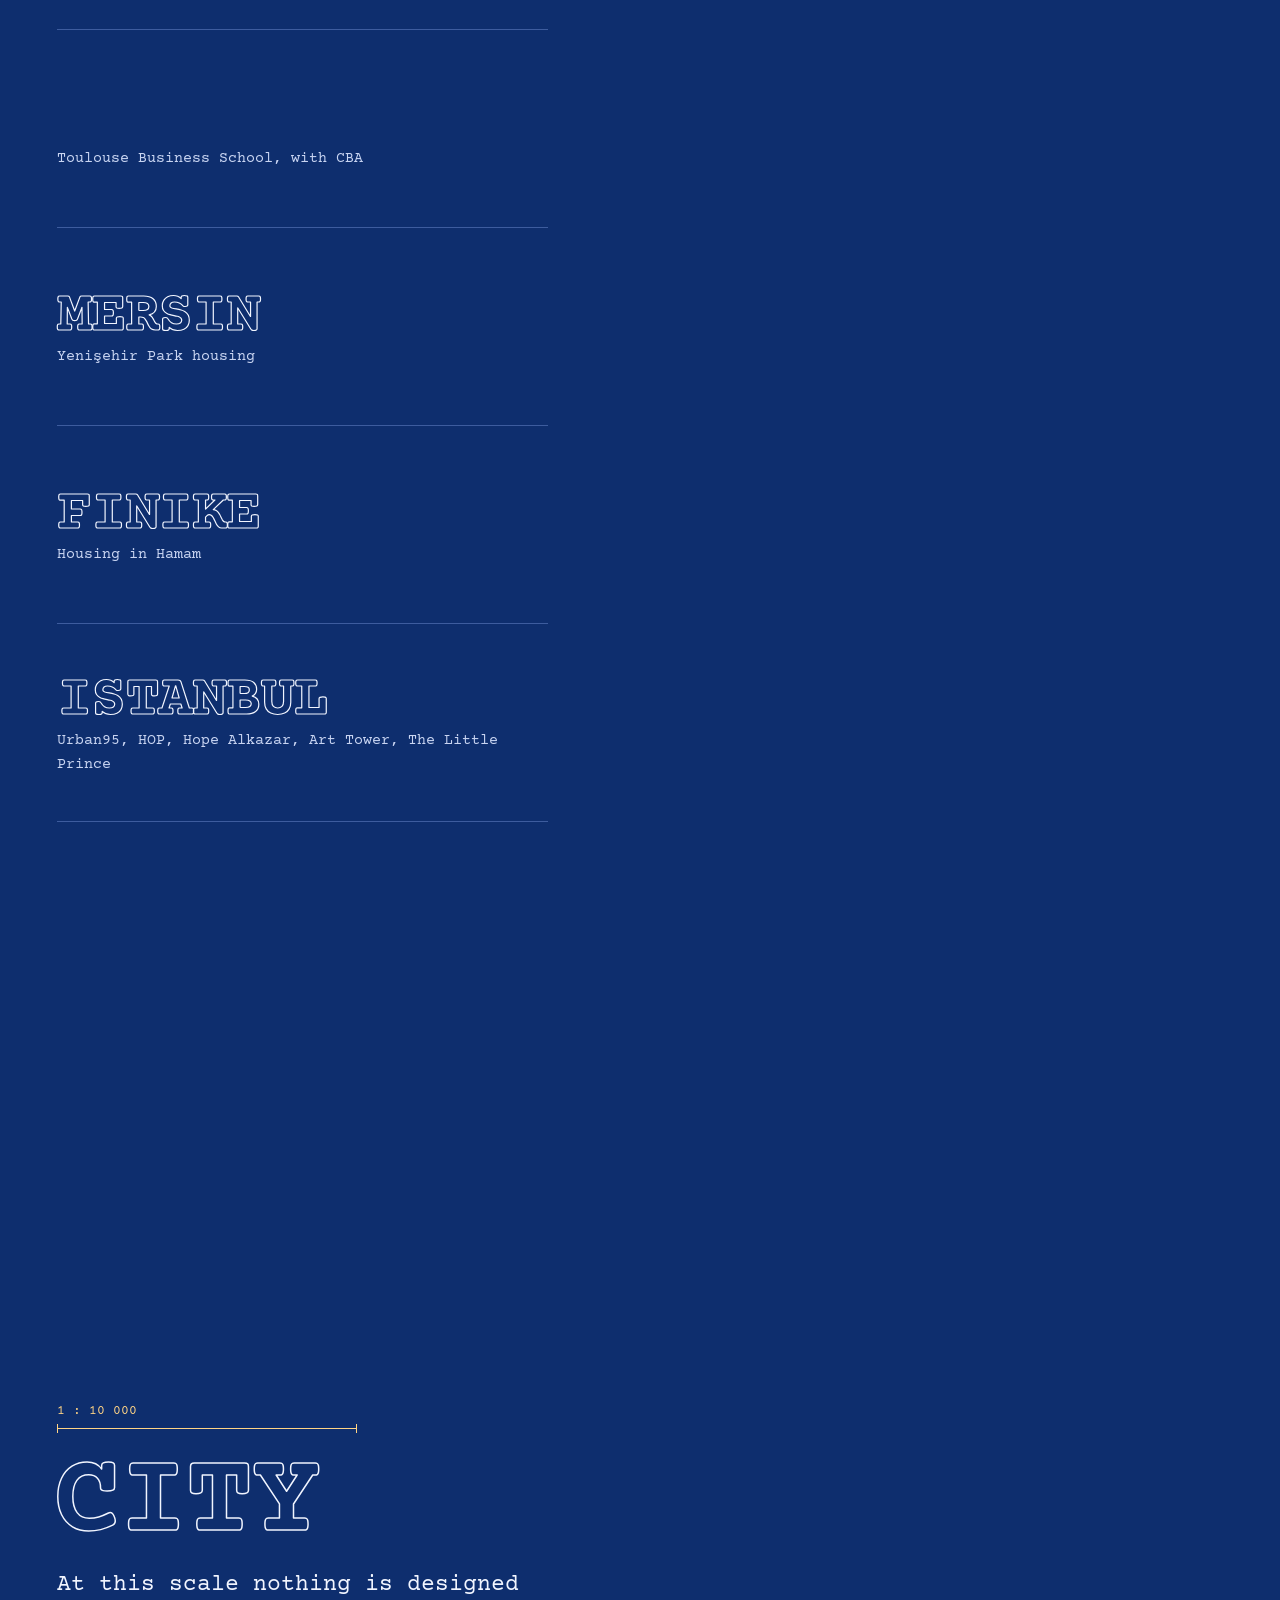
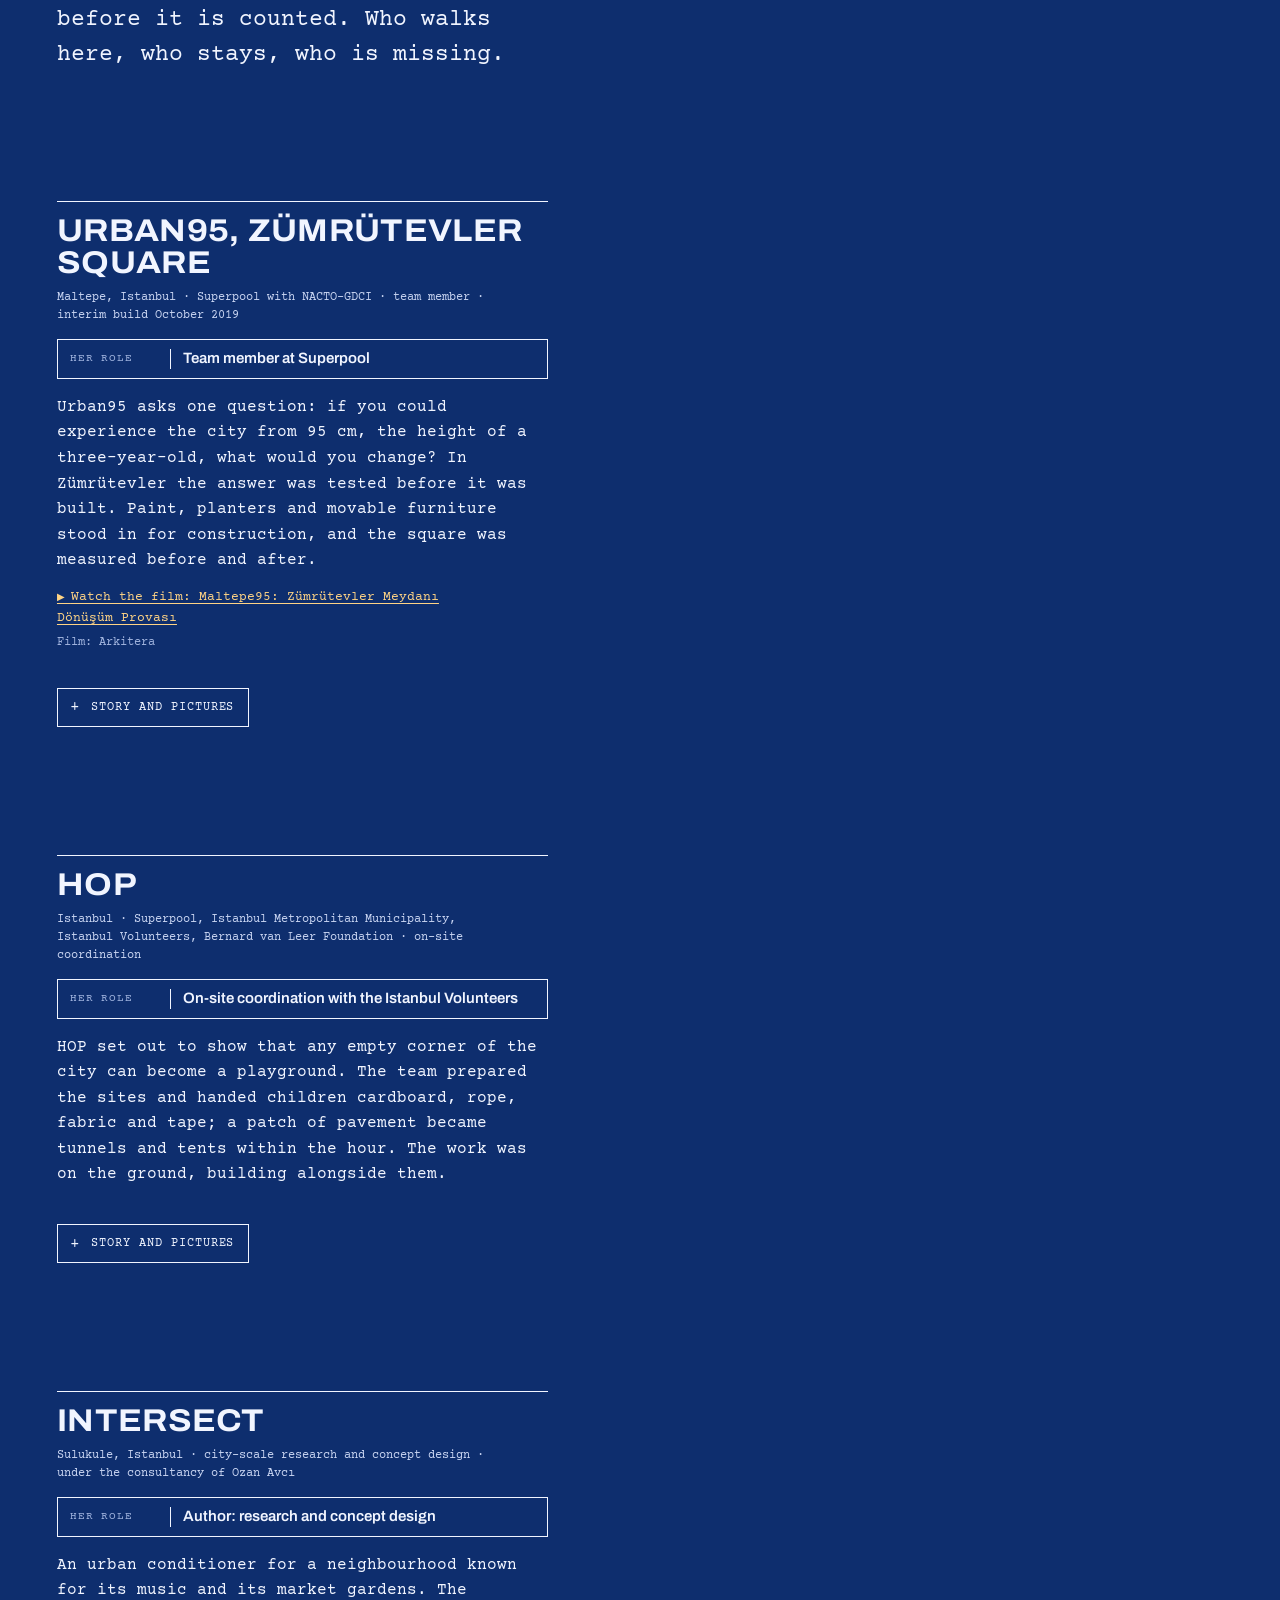
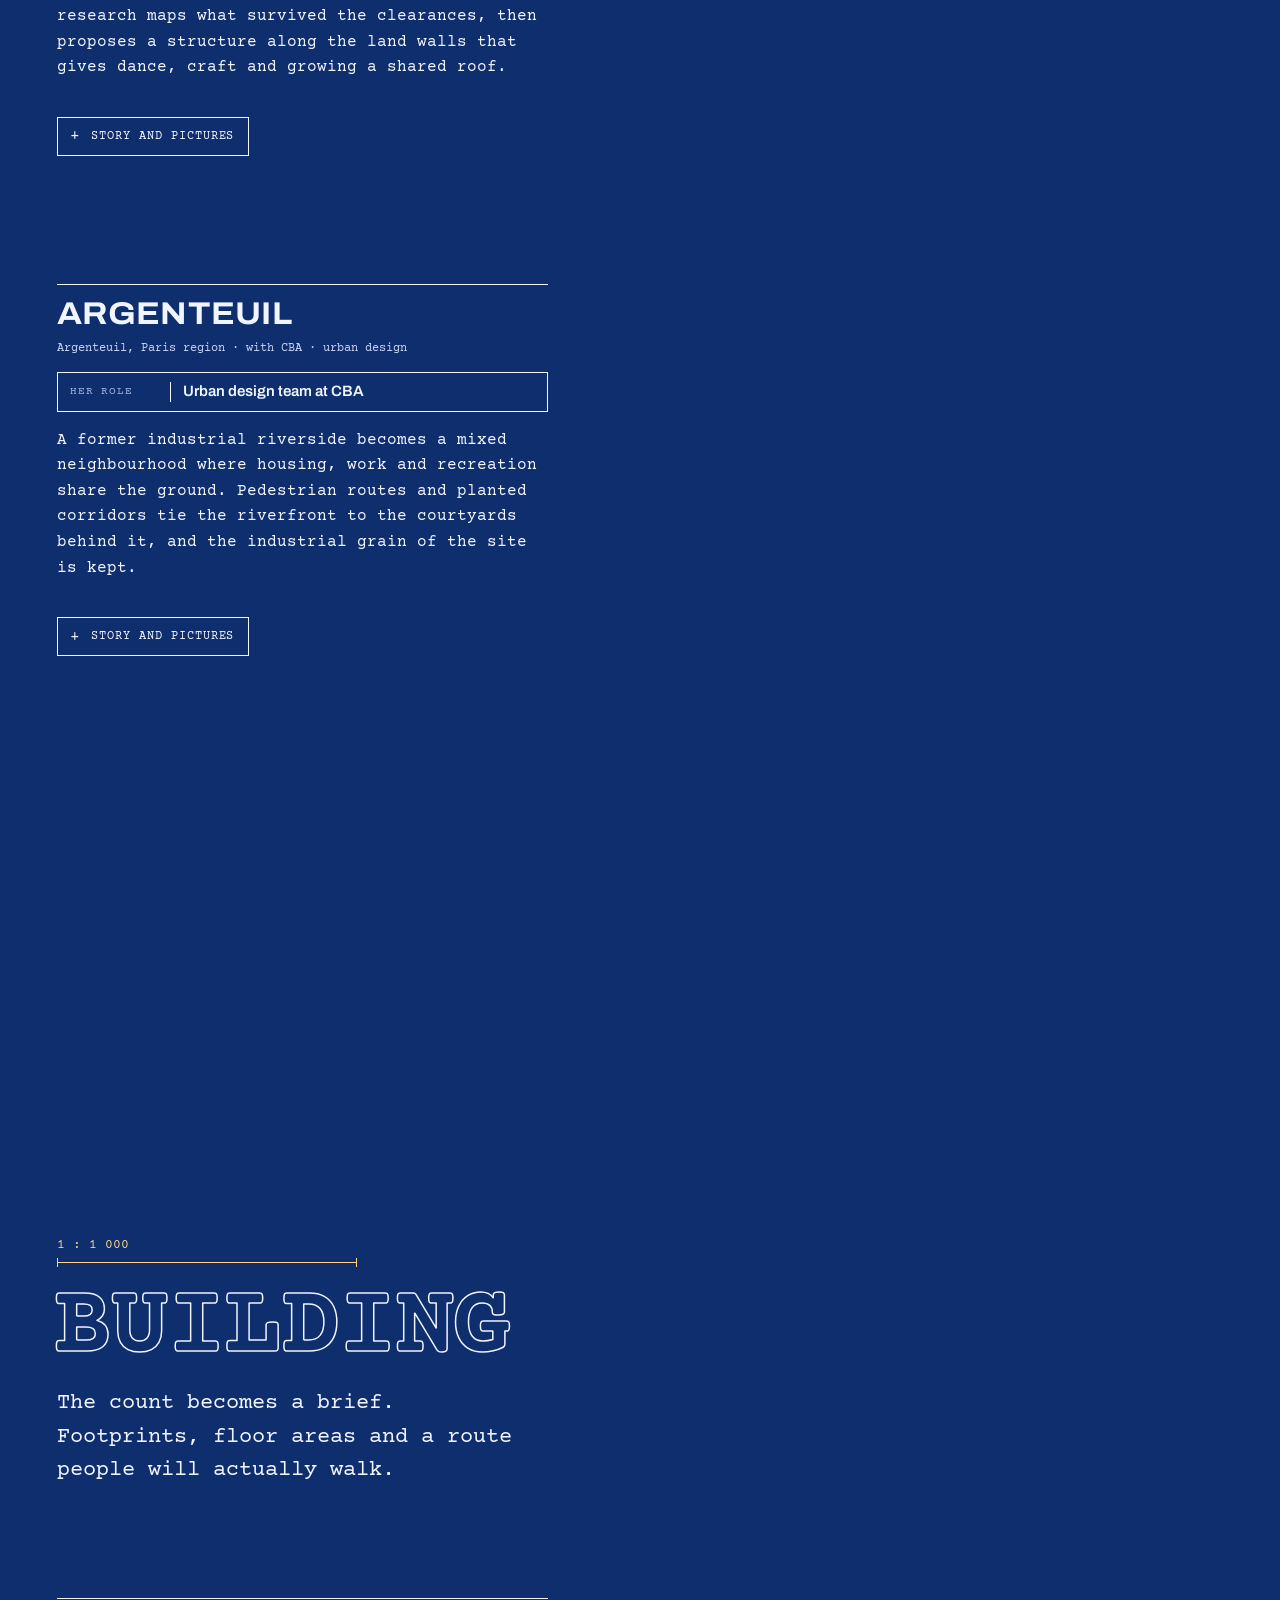
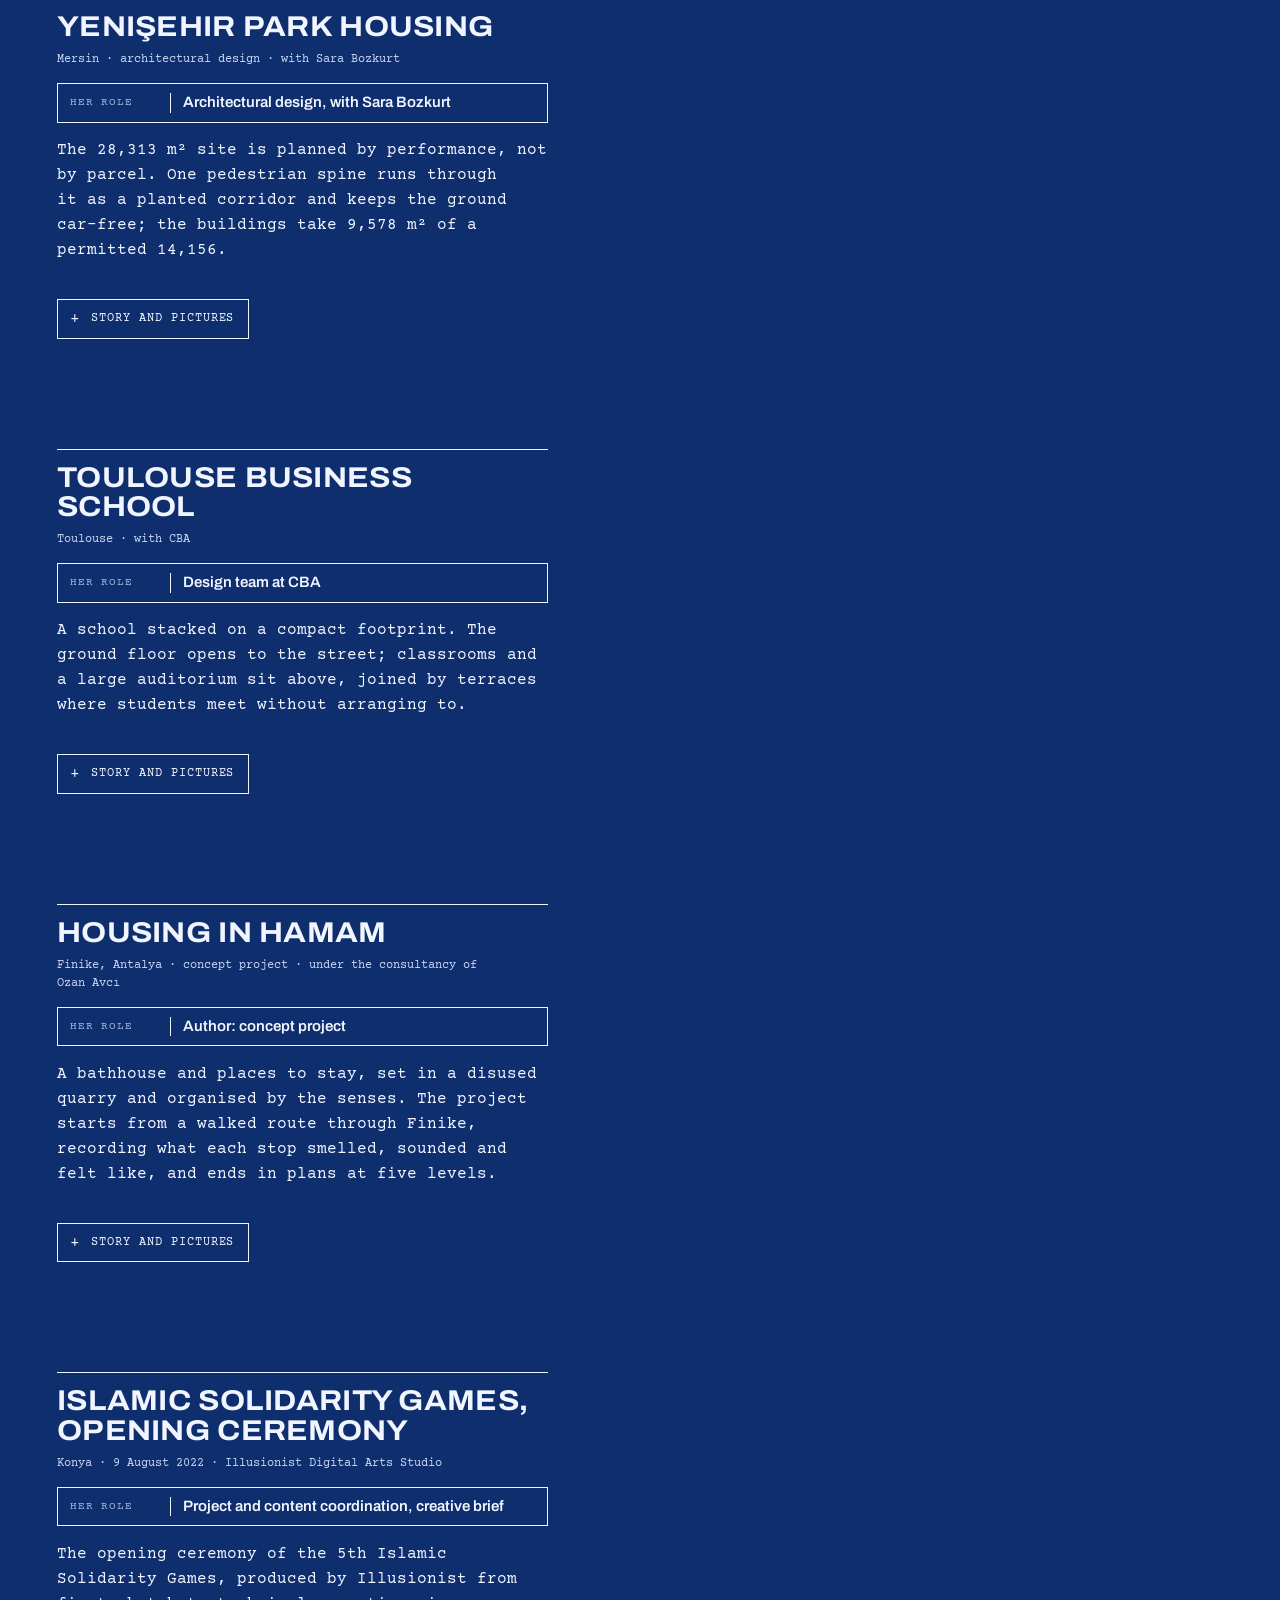
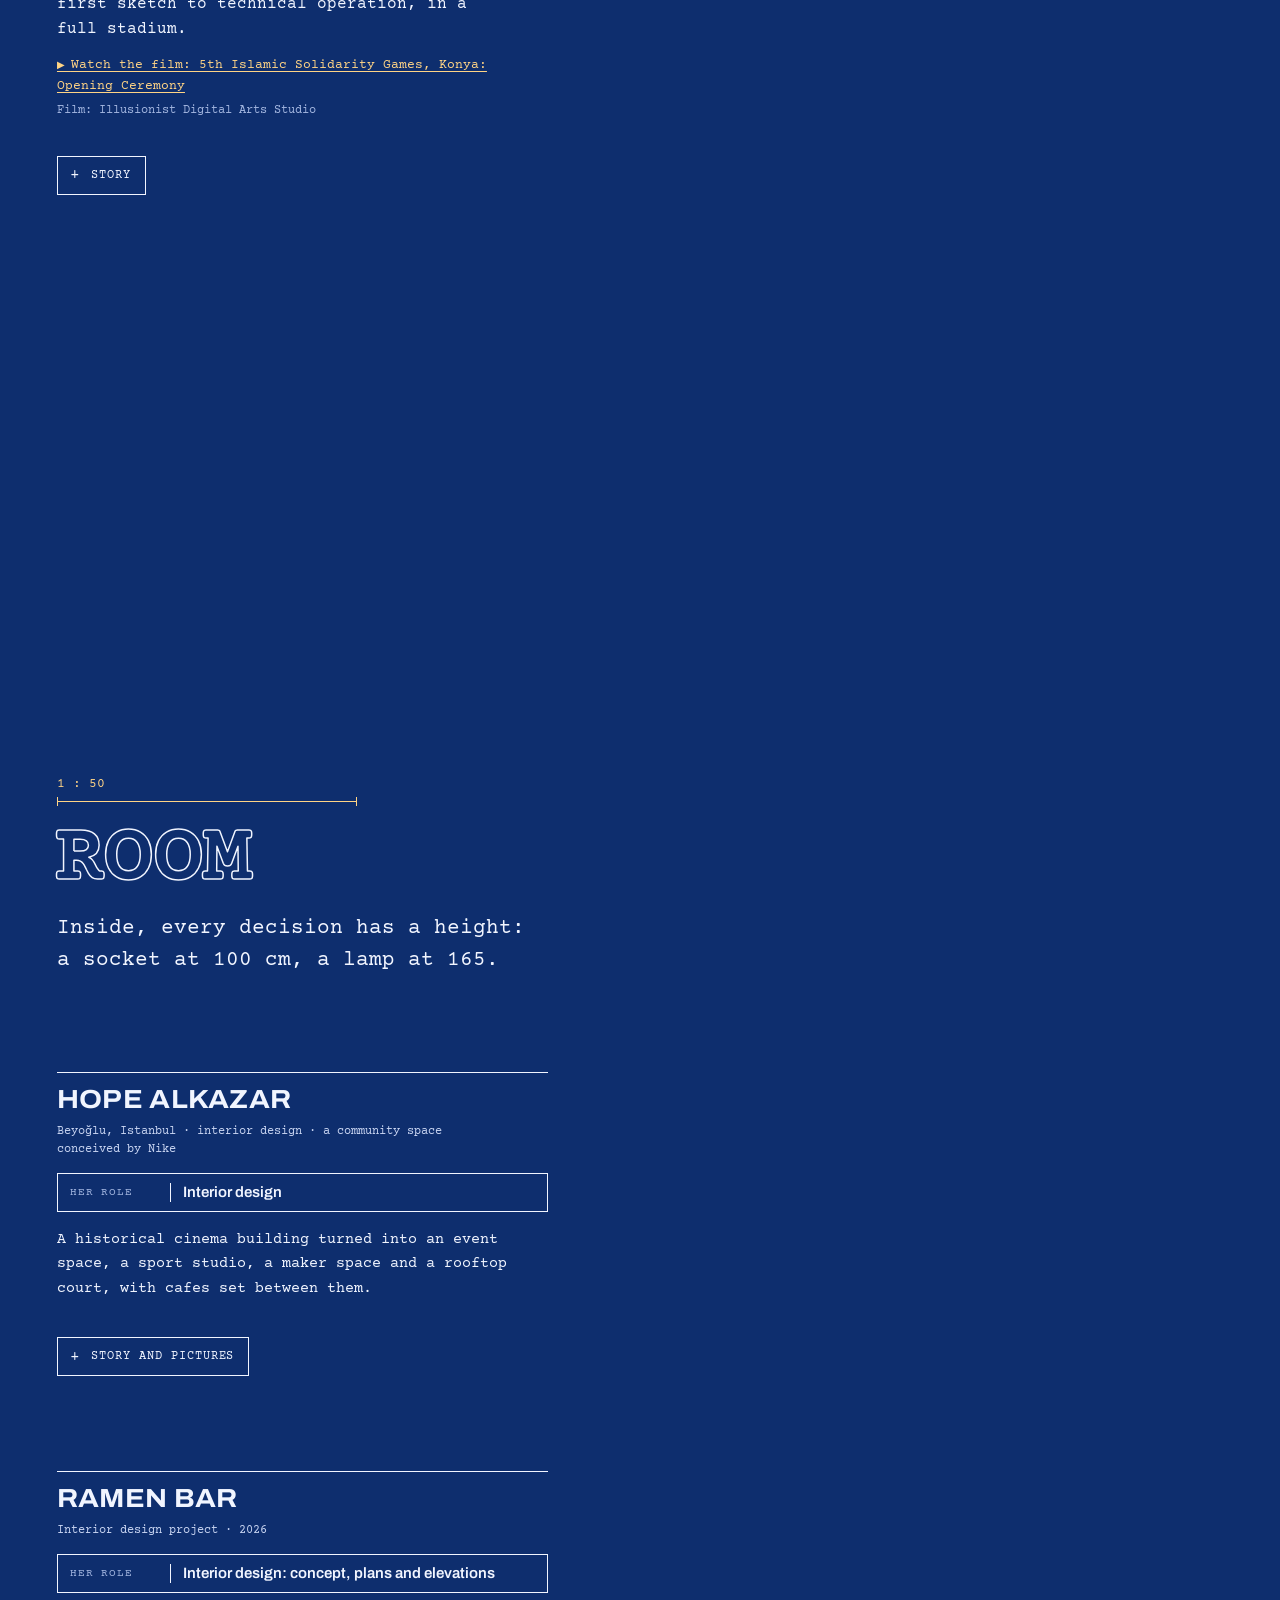
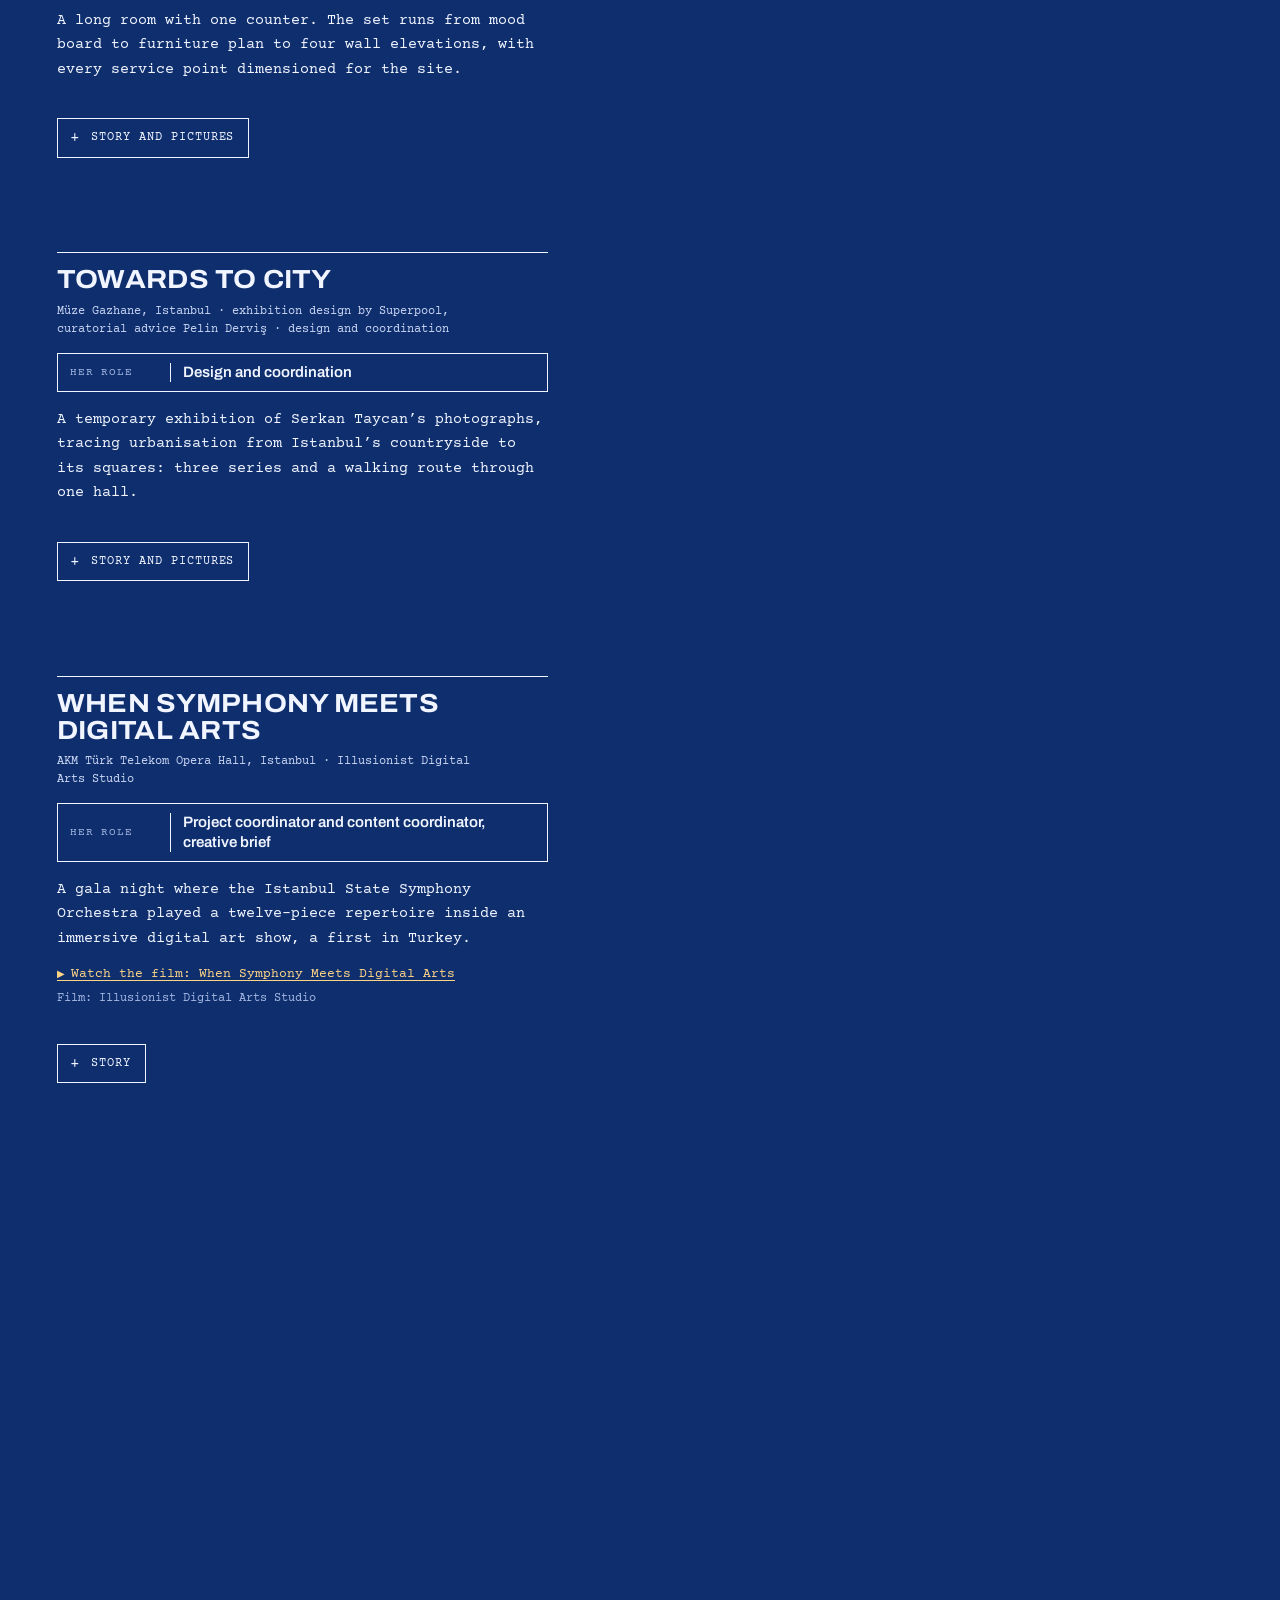
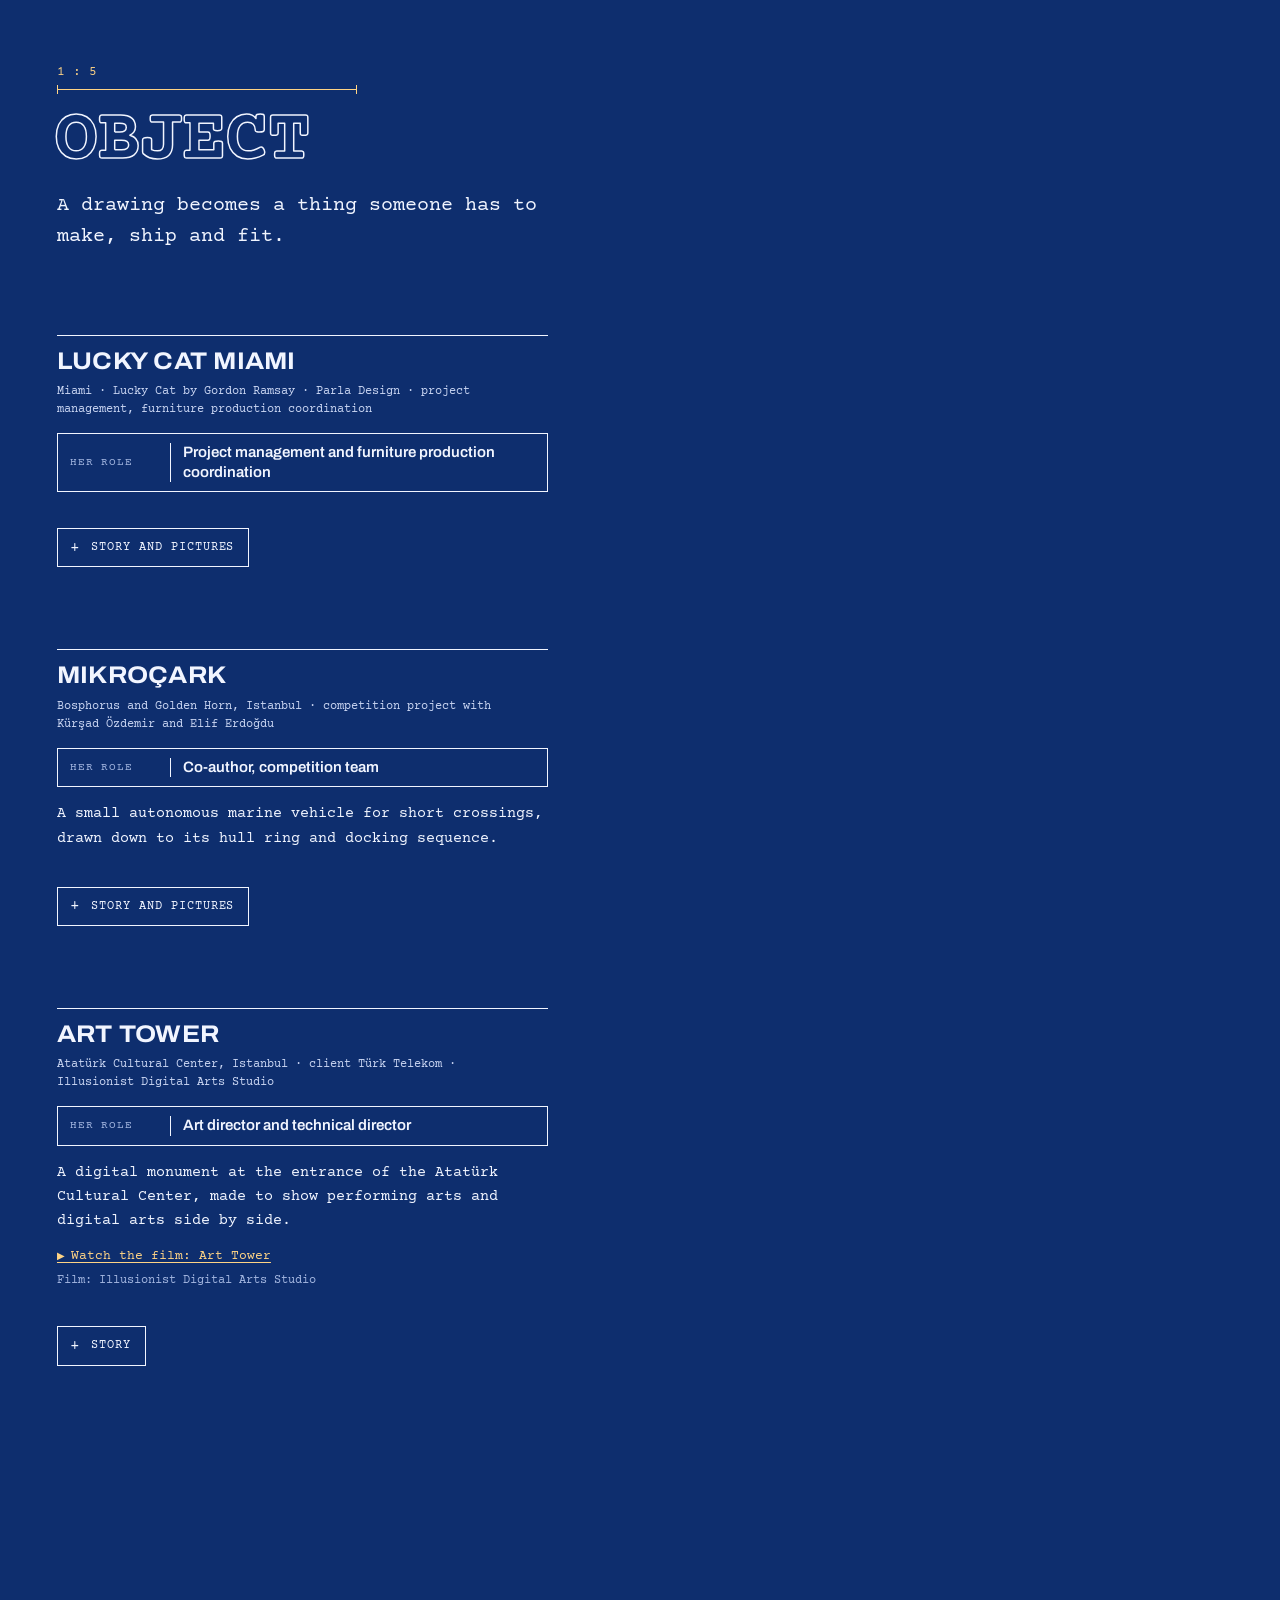
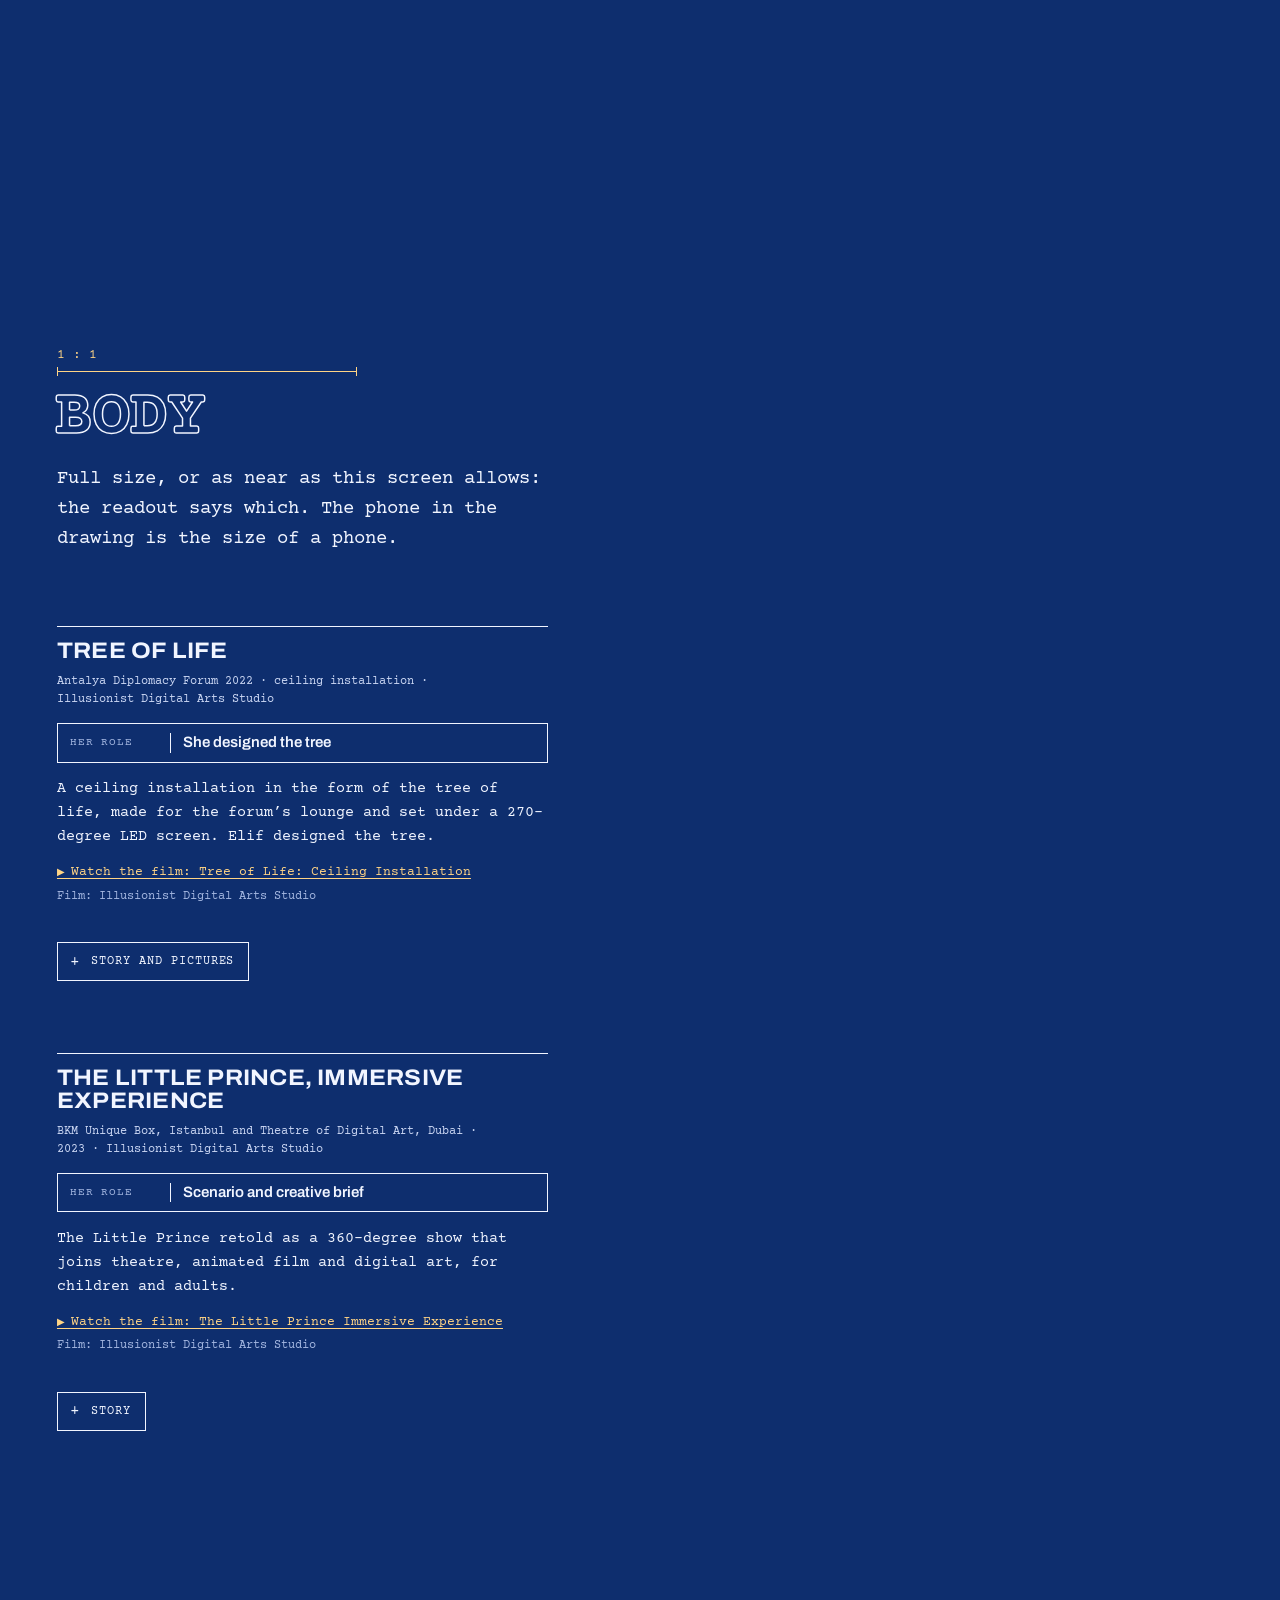
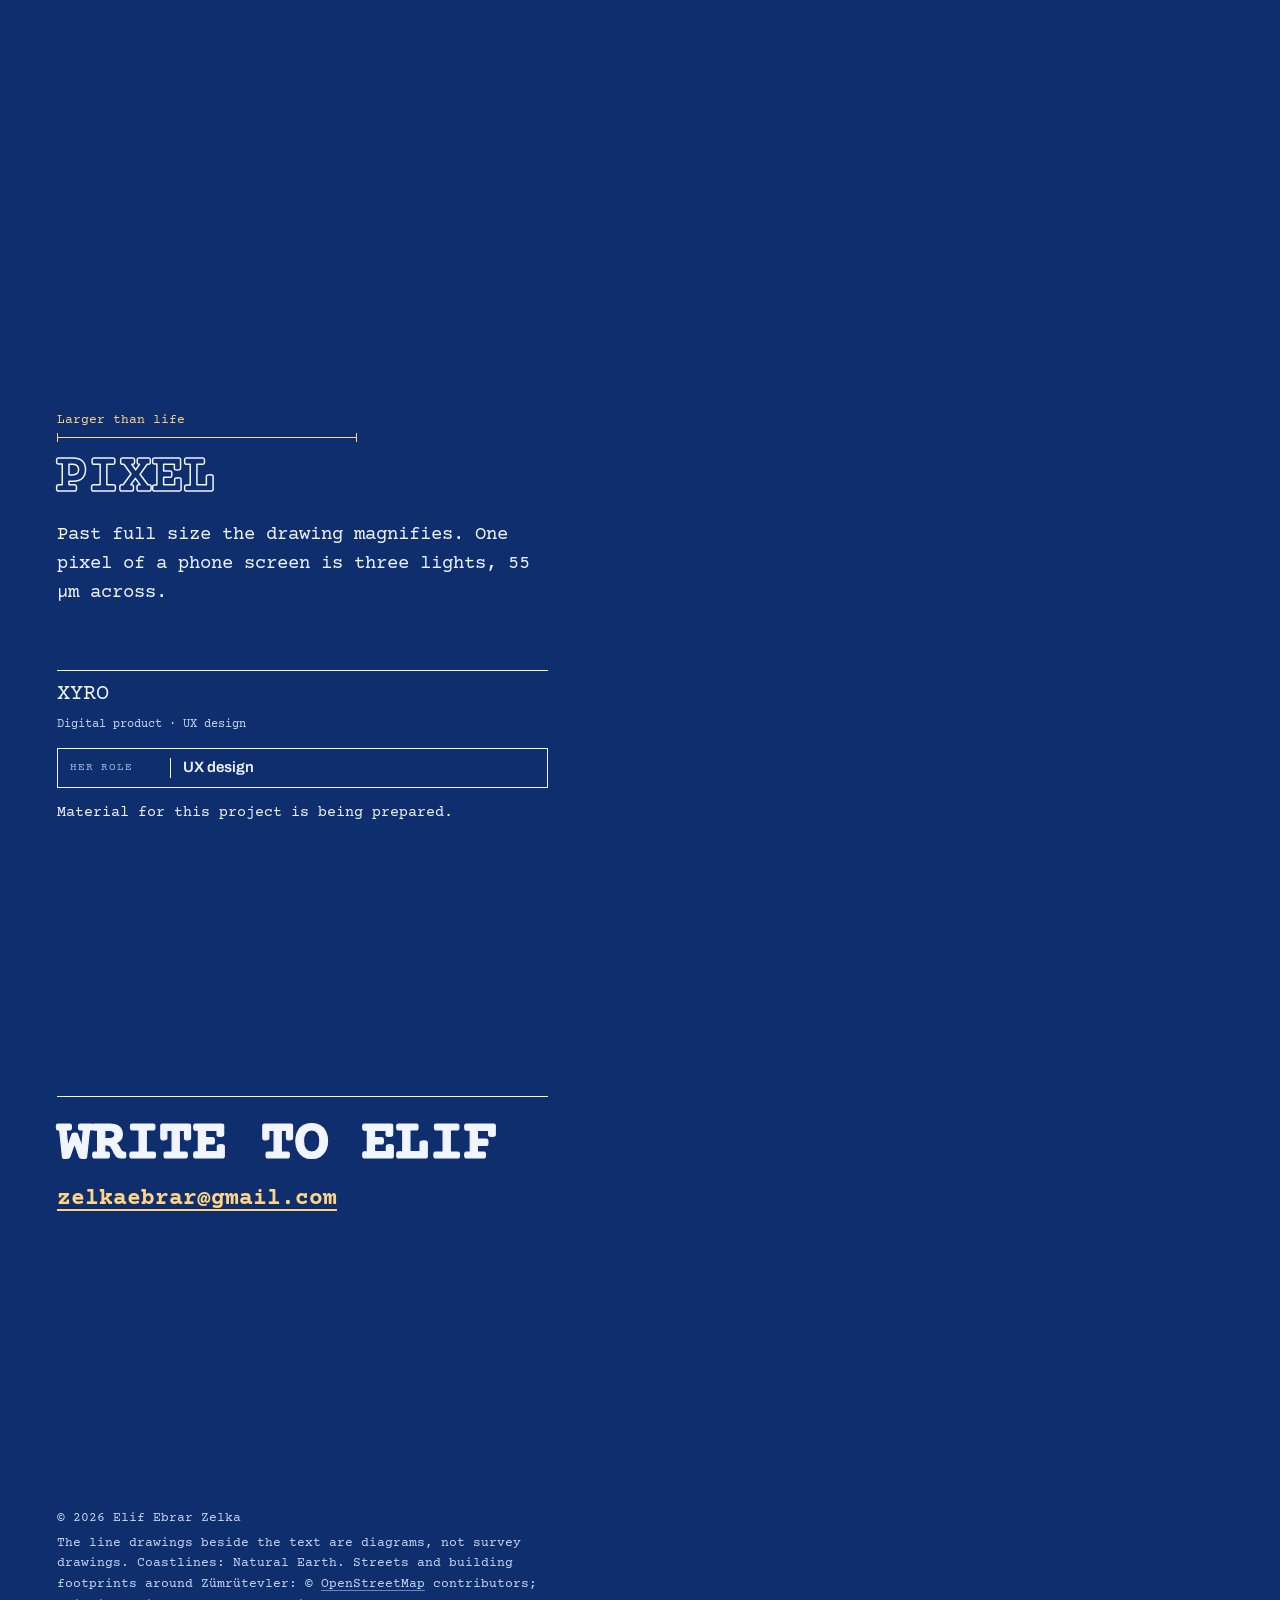
<file: v6/index.html>
<!doctype html>
<html lang="en">
<head>
<meta charset="utf-8">
<meta name="viewport" content="width=device-width, initial-scale=1, viewport-fit=cover">
<title>Elif Ebrar Zelka: works across scales</title>
<meta name="description" content="Elif Ebrar Zelka, architect. One way of thinking, shown at seven scales: from a city's pedestrian counts to a single pixel.">
<meta name="theme-color" content="#0E2E6E">
<link rel="icon" href="../favicon.svg" type="image/svg+xml">
<link rel="preconnect" href="https://fonts.googleapis.com">
<link rel="preconnect" href="https://fonts.gstatic.com" crossorigin>
<link href="https://fonts.googleapis.com/css2?family=Archivo:wdth,wght@62..125,400..800&amp;family=Courier+Prime:wght@400;700&amp;display=swap" rel="stylesheet">
<link rel="stylesheet" href="../shared/drawings.css">
<link rel="stylesheet" href="../v4/v4.css">
<link rel="stylesheet" href="../v5/v5.css">
<link rel="stylesheet" href="v6.css">
<script>document.documentElement.classList.add('js')</script>
</head>
<body>
<a class="skip" href="#world">Skip to the work</a>

<header class="top">
  <a class="brand" href="#world">Elif Ebrar Zelka</a>
  <nav class="ladder" aria-label="Scales">
    <a href="#world">World</a><a href="#city">City</a><a href="#building">Building</a><a href="#room">Room</a><a href="#object">Object</a><a href="#body">Body</a><a href="#pixel">Pixel</a>
  </nav>
  <a class="write" href="#contact">Contact</a>
</header>

<div class="sheet" aria-hidden="true"></div>
<div class="stage" aria-hidden="true">
  <canvas id="wire"></canvas>
  <div class="hud">
    <p class="hud-k">Sheet</p><p class="hud-stop" id="hud-stop">World</p><p class="hud-k">Scale</p>
    <p class="hud-n" id="hud-n">1 : 1</p>
    <div class="hud-scale"><i id="hud-bar"></i><span id="hud-len"></span></div>
  </div>
  <p class="hud-place" id="hud-place"></p>
</div>

<main>

<!-- ═══ WORLD ═══ -->
<section class="s s0" id="world" data-stop="World">
  <div class="hero" data-place="8,34">
    <p class="kicker">Architect · works 2019 to 2026</p>
    <h1 data-draw="The same|thinking, at|every scale.">The same thinking, at every scale.</h1>
    <p class="lede">Elif Ebrar Zelka has counted pedestrians across a district, designed housing, coordinated the making of furniture, directed an immersive room and designed a screen. The job title changes each time. The method does not: observe, question, draw, make, manage.</p>
    <p class="hint">Scroll. The drawing zooms in, from the globe to one pixel. Where a project has a film, the lines close into a frame and it plays.</p>
  </div>

  <blockquote class="say">
    <p>“I believe that architecture is a dialogue between technical precision and the inherent soul of a place; its genius loci. My work bridges the gap between micro-level details and urban-scale thinking.”</p>
  </blockquote>

  <ol class="places" aria-label="Where the work is">
    <li data-place="-80.19,25.76,Miami"><b>Miami</b><span>Lucky Cat by Gordon Ramsay, project management</span></li>
    <li data-place="2.25,48.95,Paris"><b>Paris</b><span>Argenteuil riverside, with CBA</span></li>
    <li data-place="1.44,43.6,Toulouse"><b>Toulouse</b><span>Toulouse Business School, with CBA</span></li>
    <li data-place="34.6,36.8,Mersin"><b>Mersin</b><span>Yenişehir Park housing</span></li>
    <li data-place="30.15,36.3,Finike"><b>Finike</b><span>Housing in Hamam</span></li>
    <li data-place="28.98,41.01,Istanbul"><b>Istanbul</b><span>Urban95, HOP, Hope Alkazar, Art Tower, The Little Prince</span></li>
  </ol>
</section>

<!-- ═══ CITY ═══ -->
<section class="s s1" id="city" data-stop="City">
  <header class="sh">
    <p class="sc">1 : 10 000</p>
    <h2>City</h2>
    <p class="lede">At this scale nothing is designed before it is counted. Who walks here, who stays, who is missing.</p>
  </header>

  <article class="pj" data-place="29.13,40.93,Istanbul" data-rv data-video="youtube:7p18y3jr3EM" data-poster="img/zumrutevler.webp" data-ratio="1.7778" data-href="https://youtu.be/7p18y3jr3EM" data-title="Maltepe95: Zümrütevler Meydanı Dönüşüm Provası" data-by="Arkitera">
    <h3>Urban95, Zümrütevler Square</h3>
    <p class="meta">Maltepe, Istanbul · Superpool with NACTO-GDCI · team member · interim build October 2019</p>
    <dl class="role"><div><dt>Her role</dt><dd>Team member at Superpool</dd></div></dl>
    <p>Urban95 asks one question: if you could experience the city from 95 cm, the height of a three-year-old, what would you change? In Zümrütevler the answer was tested before it was built. Paint, planters and movable furniture stood in for construction, and the square was measured before and after.</p>
    <p class="watch"><a href="https://youtu.be/7p18y3jr3EM">Watch the film: Maltepe95: Zümrütevler Meydanı Dönüşüm Provası</a> <span>Film: Arkitera</span></p>
    <details class="more"><summary><span>Story and pictures</span></summary>
    <figure class="fig ln"><img src="../v4/img/urban95-axon.webp" width="1400" height="771" alt="Axonometric line drawing of the Zümrütevler junction with the reclaimed road surface marked in yellow" loading="lazy"><figcaption>The interim scheme. Drawing: Superpool.</figcaption></figure>
    <dl class="nums">
      <div><dt>72%</dt><dd>more people spending time in the square</dd></div>
      <div><dt>×3.5</dt><dd>toddlers and infants present</dd></div>
      <div><dt>×10</dt><dd>elderly people using the space</dd></div>
      <div><dt>43%</dt><dd>more children moving on their own</dd></div>
    </dl>
    <p>The counts were taken by hand: people by age, gender and activity, pedestrians against cars, and maps of where children actually played. They turned a temporary trial into the case for a permanent square, and 1,075 m² of asphalt went from cars to people.</p>
    <div class="g2">
      <figure class="fig ln"><img src="../v4/img/urban95-sheet-a.webp" width="726" height="1064" alt="Filled-in pedestrian count sheet for the sidewalks around the square" loading="lazy"><figcaption>Pedestrian count sheet, as used on site.</figcaption></figure>
      <figure class="fig ln"><img src="../v4/img/urban95-sheet-b.webp" width="720" height="1056" alt="Filled-in activity map sheet with tally marks" loading="lazy"><figcaption>Activity map sheet.</figcaption></figure>
    </div>
    <div class="g2">
      <figure class="fig"><img src="../v4/img/urban95-before.webp" width="1280" height="720" alt="Aerial photograph of the junction before: a wide asphalt crossing filled with trucks and cars" loading="lazy"><figcaption>Before.</figcaption></figure>
      <figure class="fig"><img src="../v4/img/urban95-after.webp" width="730" height="487" alt="Aerial photograph after: the junction painted, planted and full of people" loading="lazy"><figcaption>After. Photographs: Superpool.</figcaption></figure>
    </div>
    <p class="src">Figures as reported in the Zümrütevler Square interim implementation report, Superpool for the Bernard van Leer Foundation. <a href="https://superpool.org/projects/zumrutevler-square">Project page at Superpool</a>.</p>
  </details>
  </article>

  <article class="pj" data-place="28.98,41.01,Istanbul" data-rv>
    <h3>HOP</h3>
    <p class="meta">Istanbul · Superpool, Istanbul Metropolitan Municipality, Istanbul Volunteers, Bernard van Leer Foundation · on-site coordination</p>
    <dl class="role"><div><dt>Her role</dt><dd>On-site coordination with the Istanbul Volunteers</dd></div></dl>
    <p>HOP set out to show that any empty corner of the city can become a playground. The team prepared the sites and handed children cardboard, rope, fabric and tape; a patch of pavement became tunnels and tents within the hour. The work was on the ground, building alongside them.</p>
    <details class="more"><summary><span>Story and pictures</span></summary>
    <figure class="fig narrow"><img src="../v4/img/hop.webp" width="908" height="1210" alt="Children playing with hoops and loose materials on a lawn in front of a city wall" loading="lazy"><figcaption>A HOP day in Istanbul.</figcaption></figure>
  </details>
  </article>

  <article class="pj" data-place="28.94,41.02,Istanbul" data-rv>
    <h3>Intersect</h3>
    <p class="meta">Sulukule, Istanbul · city-scale research and concept design · under the consultancy of Ozan Avcı</p>
    <dl class="role"><div><dt>Her role</dt><dd>Author: research and concept design</dd></div></dl>
    <p>An urban conditioner for a neighbourhood known for its music and its market gardens. The research maps what survived the clearances, then proposes a structure along the land walls that gives dance, craft and growing a shared roof.</p>
    <details class="more"><summary><span>Story and pictures</span></summary>
    <div class="g2">
      <figure class="fig ln"><img src="../v4/img/intersect-b.webp" width="985" height="1228" alt="Portfolio sheet of storyboard frames and diagrams in black and red" loading="lazy"><figcaption>Scenario frames.</figcaption></figure>
      <figure class="fig ln"><img src="../v4/img/intersect-c.webp" width="993" height="1339" alt="Portfolio sheet with a structural section and construction detail" loading="lazy"><figcaption>Section and detail.</figcaption></figure>
    </div>
  </details>
  </article>

  <article class="pj" data-place="2.25,48.95,Paris" data-rv>
    <h3>Argenteuil</h3>
    <p class="meta">Argenteuil, Paris region · with CBA · urban design</p>
    <dl class="role"><div><dt>Her role</dt><dd>Urban design team at CBA</dd></div></dl>
    <p>A former industrial riverside becomes a mixed neighbourhood where housing, work and recreation share the ground. Pedestrian routes and planted corridors tie the riverfront to the courtyards behind it, and the industrial grain of the site is kept.</p>
    <details class="more"><summary><span>Story and pictures</span></summary>
    <div class="g2">
      <figure class="fig ln"><img src="../v4/img/argenteuil-plan.webp" width="943" height="667" alt="Site plan of the Argenteuil riverside with plots in green" loading="lazy"><figcaption>Site plan.</figcaption></figure>
      <figure class="fig"><img src="../v4/img/argenteuil-model.webp" width="1200" height="900" alt="Massing model of the neighbourhood with new buildings in orange" loading="lazy"><figcaption>Massing model. Images: CBA.</figcaption></figure>
    </div>
  </details>
  </article>
</section>

<!-- ═══ BUILDING ═══ -->
<section class="s s2" id="building" data-stop="Building">
  <header class="sh">
    <p class="sc">1 : 1 000</p>
    <h2>Building</h2>
    <p class="lede">The count becomes a brief. Footprints, floor areas and a route people will actually walk.</p>
  </header>

  <article class="pj" data-place="34.6,36.8,Mersin" data-rv>
    <h3>Yenişehir Park housing</h3>
    <p class="meta">Mersin · architectural design · with Sara Bozkurt</p>
    <dl class="role"><div><dt>Her role</dt><dd>Architectural design, with Sara Bozkurt</dd></div></dl>
    <p>The 28,313 m² site is planned by performance, not by parcel. One pedestrian spine runs through it as a planted corridor and keeps the ground car-free; the buildings take 9,578 m² of a permitted 14,156.</p>
    <details class="more"><summary><span>Story and pictures</span></summary>
    <figure class="fig"><img src="../v4/img/mersin-a.webp" width="1264" height="648" alt="Rendered view of two residential towers above a long podium at dusk" loading="lazy"></figure>
    <dl class="facts">
      <div><dt>Site</dt><dd>28,313 m²</dd></div>
      <div><dt>Construction</dt><dd>58,000 m²</dd></div>
      <div><dt>Floor area ratio</dt><dd>1.25</dd></div>
      <div><dt>Footprint</dt><dd>9,578 m² of 14,156 m² permitted</dd></div>
    </dl>
    <div class="g2">
      <figure class="fig"><img src="../v4/img/mersin-site.webp" width="1262" height="832" alt="Rendered site plan seen from above with towers, podium and the curving pedestrian route" loading="lazy"><figcaption>Site plan.</figcaption></figure>
      <figure class="fig ln"><img src="../v4/img/mersin-plan.webp" width="1003" height="854" alt="Typical floor plan of a tower with eight apartments around a central core" loading="lazy"><figcaption>Typical floor, 2+1 and 3+1.</figcaption></figure>
    </div>
  </details>
  </article>

  <article class="pj" data-place="1.44,43.6,Toulouse" data-rv>
    <h3>Toulouse Business School</h3>
    <p class="meta">Toulouse · with CBA</p>
    <dl class="role"><div><dt>Her role</dt><dd>Design team at CBA</dd></div></dl>
    <p>A school stacked on a compact footprint. The ground floor opens to the street; classrooms and a large auditorium sit above, joined by terraces where students meet without arranging to.</p>
    <details class="more"><summary><span>Story and pictures</span></summary>
    <div class="g2">
      <figure class="fig"><img src="../v4/img/toulouse-model.webp" width="500" height="442" alt="White study model of the school seen from above" loading="lazy"><figcaption>Study model.</figcaption></figure>
      <figure class="fig"><img src="../v4/img/toulouse-view.webp" width="1250" height="719" alt="Black and white street view of the proposed school" loading="lazy"><figcaption>Street view. Images: CBA.</figcaption></figure>
    </div>
  </details>
  </article>

  <article class="pj" data-place="30.15,36.3,Finike" data-rv>
    <h3>Housing in Hamam</h3>
    <p class="meta">Finike, Antalya · concept project · under the consultancy of Ozan Avcı</p>
    <dl class="role"><div><dt>Her role</dt><dd>Author: concept project</dd></div></dl>
    <p>A bathhouse and places to stay, set in a disused quarry and organised by the senses. The project starts from a walked route through Finike, recording what each stop smelled, sounded and felt like, and ends in plans at five levels.</p>
    <details class="more"><summary><span>Story and pictures</span></summary>
    <div class="g2">
      <figure class="fig ln"><img src="../v4/img/hamam-a.webp" width="874" height="1148" alt="Portfolio sheet with a long section through the bathhouse and quarry wall" loading="lazy"><figcaption>Section.</figcaption></figure>
      <figure class="fig ln"><img src="../v4/img/hamam-b.webp" width="992" height="1228" alt="Portfolio sheet with a coloured programme plan and sections" loading="lazy"><figcaption>Programme and sections.</figcaption></figure>
    </div>
  </details>
  </article>
  <article class="pj" data-place="32.48,37.87,Konya" data-rv data-video="vimeo:765828764" data-poster="img/konya.webp" data-ratio="1.7778" data-href="https://vimeo.com/765828764" data-title="5th Islamic Solidarity Games, Konya: Opening Ceremony" data-by="Illusionist Digital Arts Studio">
    <h3>Islamic Solidarity Games, opening ceremony</h3>
    <p class="meta">Konya · 9 August 2022 · Illusionist Digital Arts Studio</p>
    <dl class="role"><div><dt>Her role</dt><dd>Project and content coordination, creative brief</dd></div></dl>
    <p>The opening ceremony of the 5th Islamic Solidarity Games, produced by Illusionist from first sketch to technical operation, in a full stadium.</p>
    <p class="watch"><a href="https://vimeo.com/765828764">Watch the film: 5th Islamic Solidarity Games, Konya: Opening Ceremony</a> <span>Film: Illusionist Digital Arts Studio</span></p>
    <details class="more"><summary><span>Story</span></summary>
    <p>The show ran in parts on sport, Turkey, Konya, Islamic history and solidarity, with choreography, pyrotechnics, hundreds of dancers and volunteers, and a drone show as its finale.</p>
    <p>It was the first event of this size the studio produced in Turkey.</p>
    </details>
  </article>
</section>

<!-- ═══ ROOM ═══ -->
<section class="s s3" id="room" data-stop="Room">
  <header class="sh">
    <p class="sc">1 : 50</p>
    <h2>Room</h2>
    <p class="lede">Inside, every decision has a height: a socket at 100 cm, a lamp at 165.</p>
  </header>

  <article class="pj" data-place="28.98,41.03,Istanbul" data-rv>
    <h3>Hope Alkazar</h3>
    <p class="meta">Beyoğlu, Istanbul · interior design · a community space conceived by Nike</p>
    <dl class="role"><div><dt>Her role</dt><dd>Interior design</dd></div></dl>
    <p>A historical cinema building turned into an event space, a sport studio, a maker space and a rooftop court, with cafes set between them.</p>
    <details class="more"><summary><span>Story and pictures</span></summary>
    <div class="g3">
      <figure class="fig"><img src="../v4/img/hope-c.webp" width="1152" height="816" alt="Entrance passage with a red carpet and the Hope Alkazar sign" loading="lazy"></figure>
      <figure class="fig"><img src="../v4/img/hope-a.webp" width="1084" height="1081" alt="Cafe interior with a red terrazzo counter and stools" loading="lazy"></figure>
      <figure class="fig"><img src="../v4/img/hope-b.webp" width="1400" height="699" alt="Two interior views: a cafe bar and a white panelled hall" loading="lazy"></figure>
    </div>
  </details>
  </article>

  <article class="pj" data-rv>
    <h3>Ramen Bar</h3>
    <p class="meta">Interior design project · 2026</p>
    <dl class="role"><div><dt>Her role</dt><dd>Interior design: concept, plans and elevations</dd></div></dl>
    <p>A long room with one counter. The set runs from mood board to furniture plan to four wall elevations, with every service point dimensioned for the site.</p>
    <details class="more"><summary><span>Story and pictures</span></summary>
    <div class="g3">
      <figure class="fig ln"><img src="../v4/img/ramen-plan.webp" width="1300" height="981" alt="Furniture layout plan of the ramen bar" loading="lazy"><figcaption>Furniture plan.</figcaption></figure>
      <figure class="fig ln"><img src="../v4/img/ramen-elev.webp" width="1300" height="981" alt="Wall elevation with the counter and seven stools" loading="lazy"><figcaption>Elevation.</figcaption></figure>
      <figure class="fig"><img src="../v4/img/ramen-a.webp" width="1300" height="920" alt="Visualisation of the dark timber interior with the counter on the right" loading="lazy"><figcaption>Option 2.</figcaption></figure>
    </div>
  </details>
  </article>

  <article class="pj" data-place="28.95,41.04,Istanbul" data-rv>
    <h3>Towards to City</h3>
    <p class="meta">Müze Gazhane, Istanbul · exhibition design by Superpool, curatorial advice Pelin Derviş · design and coordination</p>
    <dl class="role"><div><dt>Her role</dt><dd>Design and coordination</dd></div></dl>
    <p>A temporary exhibition of Serkan Taycan’s photographs, tracing urbanisation from Istanbul’s countryside to its squares: three series and a walking route through one hall.</p>
    <details class="more"><summary><span>Story and pictures</span></summary>
    <div class="g2">
      <figure class="fig ln"><img src="../v4/img/towards-a.webp" width="992" height="1321" alt="Portfolio sheet with photographs of the exhibition hall and its plan" loading="lazy"></figure>
      <figure class="fig ln"><img src="../v4/img/towards-b.webp" width="850" height="1223" alt="Portfolio sheet with an axonometric of the hall and views of the display walls" loading="lazy"></figure>
    </div>
  </details>
  </article>
  <article class="pj" data-place="28.988,41.037,Istanbul" data-rv data-video="vimeo:733176321" data-poster="img/symphony.webp" data-ratio="1.5006" data-href="https://vimeo.com/733176321" data-title="When Symphony Meets Digital Arts" data-by="Illusionist Digital Arts Studio">
    <h3>When Symphony Meets Digital Arts</h3>
    <p class="meta">AKM Türk Telekom Opera Hall, Istanbul · Illusionist Digital Arts Studio</p>
    <dl class="role"><div><dt>Her role</dt><dd>Project coordinator and content coordinator, creative brief</dd></div></dl>
    <p>A gala night where the Istanbul State Symphony Orchestra played a twelve-piece repertoire inside an immersive digital art show, a first in Turkey.</p>
    <p class="watch"><a href="https://vimeo.com/733176321">Watch the film: When Symphony Meets Digital Arts</a> <span>Film: Illusionist Digital Arts Studio</span></p>
    <details class="more"><summary><span>Story</span></summary>
    <p>The visuals were built from the stories, sound analysis and algorithms of each piece. Seventy players, a choir of forty and four soloists performed live while forty projectors used the hall’s architecture as the canvas.</p>
    </details>
  </article>
</section>

<!-- ═══ OBJECT ═══ -->
<section class="s s4" id="object" data-stop="Object">
  <header class="sh">
    <p class="sc">1 : 5</p>
    <h2>Object</h2>
    <p class="lede">A drawing becomes a thing someone has to make, ship and fit.</p>
  </header>

  <article class="pj" data-place="-80.19,25.76,Miami" data-rv>
    <h3>Lucky Cat Miami</h3>
    <p class="meta">Miami · Lucky Cat by Gordon Ramsay · Parla Design · project management, furniture production coordination</p>
    <dl class="role"><div><dt>Her role</dt><dd>Project management and furniture production coordination</dd></div></dl>
    <details class="more"><summary><span>Story and pictures</span></summary>
    <div class="g2">
      <figure class="fig"><img src="../v4/img/lucky-a.webp" width="1400" height="934" alt="Dining room with curved banquettes under a ceiling of globe lights" loading="lazy"></figure>
      <figure class="fig"><img src="../v4/img/lucky-b.webp" width="1400" height="934" alt="Bar and dining tables in dark timber and red" loading="lazy"><figcaption>Images: Parla Design.</figcaption></figure>
    </div>
  </details>
  </article>

  <article class="pj" data-place="29.0,41.03,Istanbul" data-rv>
    <h3>Mikroçark</h3>
    <p class="meta">Bosphorus and Golden Horn, Istanbul · competition project with Kürşad Özdemir and Elif Erdoğdu</p>
    <dl class="role"><div><dt>Her role</dt><dd>Co-author, competition team</dd></div></dl>
    <p>A small autonomous marine vehicle for short crossings, drawn down to its hull ring and docking sequence.</p>
    <details class="more"><summary><span>Story and pictures</span></summary>
    <figure class="fig ln narrow"><img src="../v4/img/mikrocark.webp" width="831" height="1095" alt="Portfolio sheet with an exploded drawing of the circular vessel and a route map" loading="lazy"></figure>
  </details>
  </article>
  <article class="pj" data-place="28.988,41.037,Istanbul" data-rv data-video="vimeo:726177790" data-poster="img/tower.webp" data-ratio="0.5624" data-href="https://vimeo.com/726177790" data-title="Art Tower" data-by="Illusionist Digital Arts Studio">
    <h3>Art Tower</h3>
    <p class="meta">Atatürk Cultural Center, Istanbul · client Türk Telekom · Illusionist Digital Arts Studio</p>
    <dl class="role"><div><dt>Her role</dt><dd>Art director and technical director</dd></div></dl>
    <p>A digital monument at the entrance of the Atatürk Cultural Center, made to show performing arts and digital arts side by side.</p>
    <p class="watch"><a href="https://vimeo.com/726177790">Watch the film: Art Tower</a> <span>Film: Illusionist Digital Arts Studio</span></p>
    <details class="more"><summary><span>Story</span></summary>
    <p>Classical and modern dance were recorded with motion capture, and the data was worked through 3D animation into the installation.</p>
    <p>Choreographer Beyhan Murphy, performer Deniz Özaydın, 3D artist Emir Ünalan, mocap operator Hüseyin Bayraktar.</p>
    </details>
  </article>
</section>

<!-- ═══ BODY ═══ -->
<section class="s s5" id="body" data-stop="Body">
  <header class="sh">
    <p class="sc">1 : 1</p>
    <h2>Body</h2>
    <p class="lede">Full size, or as near as this screen allows: the readout says which. The phone in the drawing is the size of a phone.</p>
  </header>

  <article class="pj" data-place="30.71,36.89,Antalya" data-rv data-video="vimeo:699149710" data-poster="img/tree.webp" data-ratio="1.7778" data-href="https://vimeo.com/699149710" data-title="Tree of Life: Ceiling Installation" data-by="Illusionist Digital Arts Studio">
    <h3>Tree of Life</h3>
    <p class="meta">Antalya Diplomacy Forum 2022 · ceiling installation · Illusionist Digital Arts Studio</p>
    <dl class="role"><div><dt>Her role</dt><dd>She designed the tree</dd></div></dl>
    <p>A ceiling installation in the form of the tree of life, made for the forum’s lounge and set under a 270-degree LED screen. Elif designed the tree.</p>
    <p class="watch"><a href="https://vimeo.com/699149710">Watch the film: Tree of Life: Ceiling Installation</a> <span>Film: Illusionist Digital Arts Studio</span></p>
    <details class="more"><summary><span>Story and pictures</span></summary>
    <figure class="fig"><img src="../v4/img/tree-a.webp" width="1280" height="720" alt="Lounge under a glowing green and blue ceiling installation, with a curved LED screen behind the seating" loading="lazy"><figcaption>Image: Illusionist.</figcaption></figure>
  </details>
  </article>
  <article class="pj" data-place="28.98,41.06,Istanbul" data-rv data-video="vimeo:790156001" data-poster="img/prince.webp" data-ratio="1.7778" data-href="https://vimeo.com/790156001" data-title="The Little Prince Immersive Experience" data-by="Illusionist Digital Arts Studio">
    <h3>The Little Prince, immersive experience</h3>
    <p class="meta">BKM Unique Box, Istanbul and Theatre of Digital Art, Dubai · 2023 · Illusionist Digital Arts Studio</p>
    <dl class="role"><div><dt>Her role</dt><dd>Scenario and creative brief</dd></div></dl>
    <p>The Little Prince retold as a 360-degree show that joins theatre, animated film and digital art, for children and adults.</p>
    <p class="watch"><a href="https://vimeo.com/790156001">Watch the film: The Little Prince Immersive Experience</a> <span>Film: Illusionist Digital Arts Studio</span></p>
    <details class="more"><summary><span>Story</span></summary>
    <p>The play follows the Little Prince and the pilot. Motion capture was combined with 2D and 3D animation so the story could leave the limits of a stage.</p>
    <p>It ran in Dubai until 31 January 2023 and in Istanbul from 20 January to 5 February 2023.</p>
    </details>
  </article>
</section>

<!-- ═══ PIXEL ═══ -->
<section class="s s6" id="pixel" data-stop="Pixel">
  <header class="sh">
    <p class="sc">Larger than life</p>
    <h2>Pixel</h2>
    <p class="lede">Past full size the drawing magnifies. One pixel of a phone screen is three lights, 55 µm across.</p>
  </header>

  <article class="pj" data-rv>
    <h3>XYRO</h3>
    <p class="meta">Digital product · UX design</p>
    <dl class="role"><div><dt>Her role</dt><dd>UX design</dd></div></dl>
    <p>Material for this project is being prepared.</p>
  </article>

  <div class="contact" id="contact">
    <h2>Write to Elif</h2>
    <p><a href="mailto:zelkaebrar@gmail.com">zelkaebrar@gmail.com</a></p>
  </div>
</section>

</main>

<footer class="foot">
  <p>© 2026 Elif Ebrar Zelka</p>
  <p>The line drawings beside the text are diagrams, not survey drawings. Coastlines: Natural Earth. Streets and building footprints around Zümrütevler: © <a href="https://www.openstreetmap.org/copyright">OpenStreetMap</a> contributors; building heights there are estimated.</p>
</footer>

<script src="../v4/land.js"></script>
<script src="../v4/wire.js"></script>
<script src="../v4/city.js"></script>
<script src="../v4/models.js"></script>
<script src="../v4/journey.js"></script>
<script src="../v5/draw.js"></script>
<script src="reel.js"></script>
<script src="../shared/zoom.js"></script>
<script src="../shared/site.js"></script>
<script src="../shared/switch.js"></script>
</body>
</html>
</file>
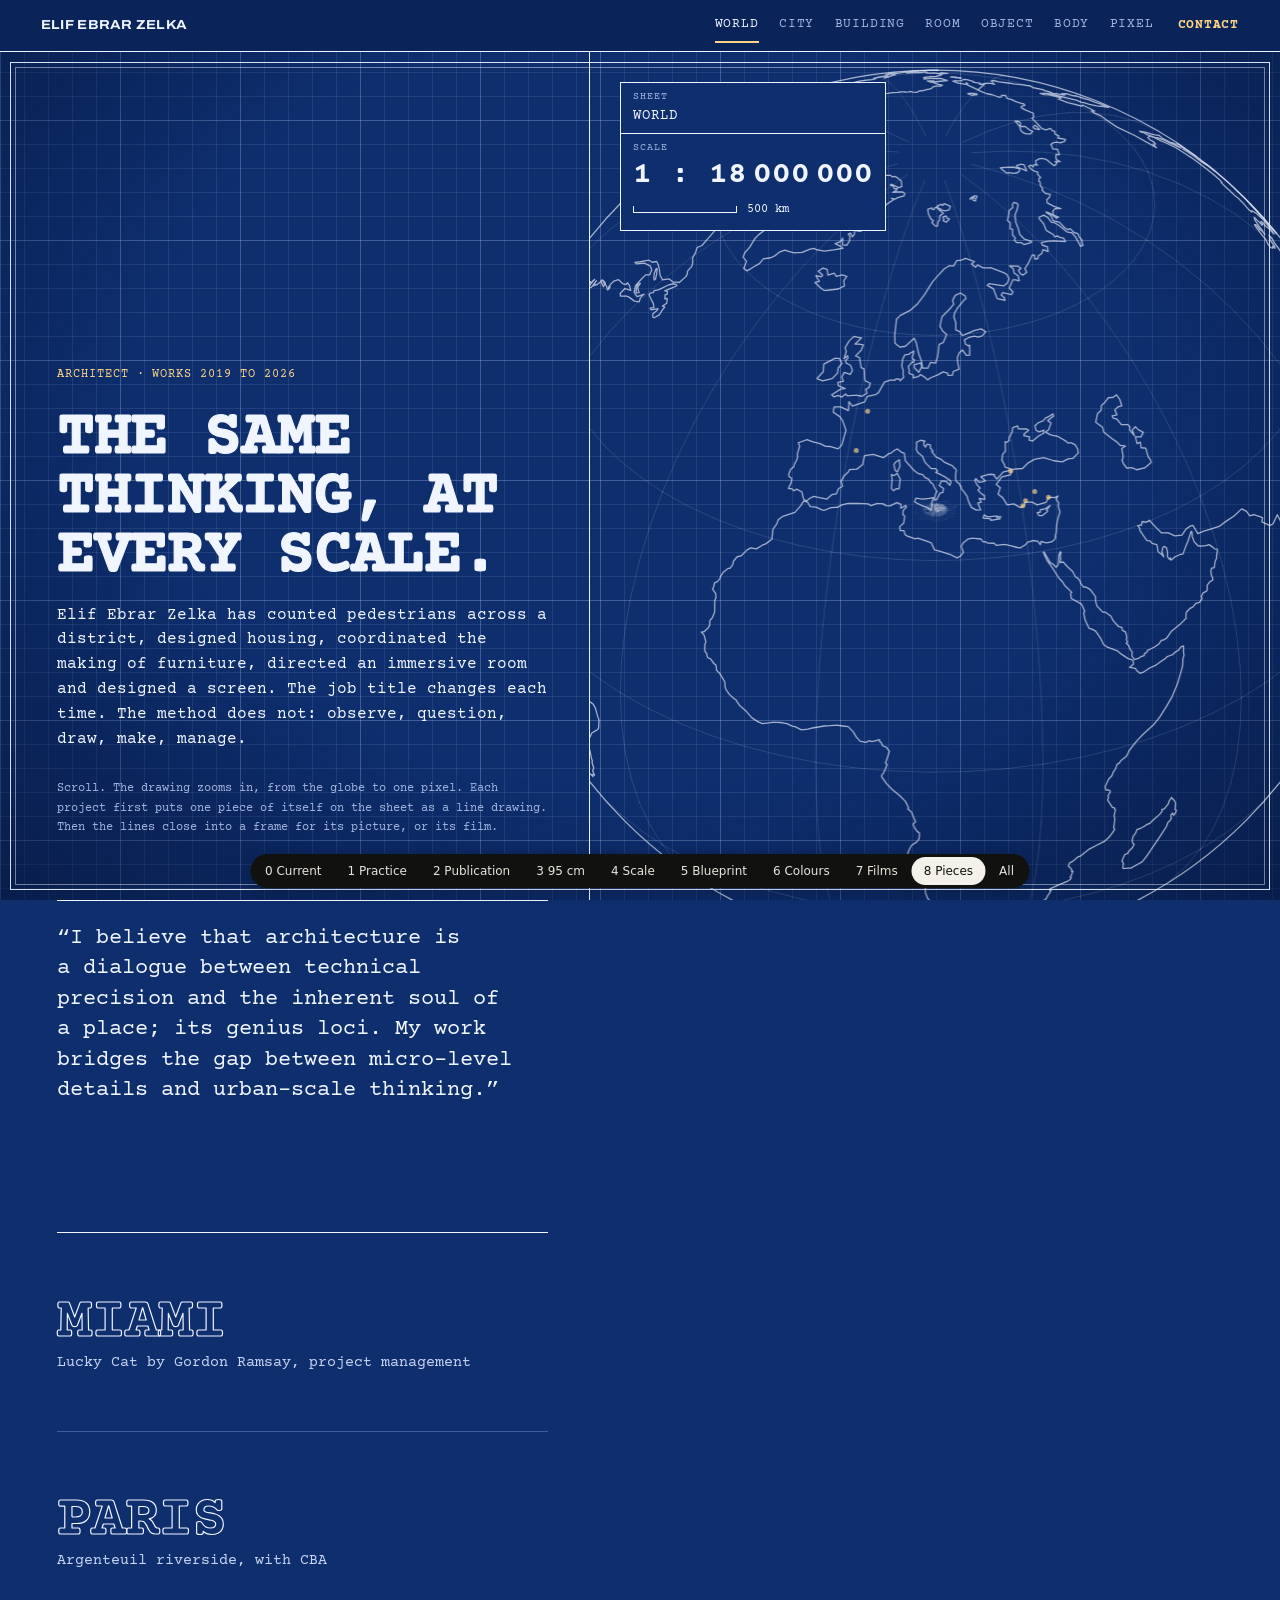
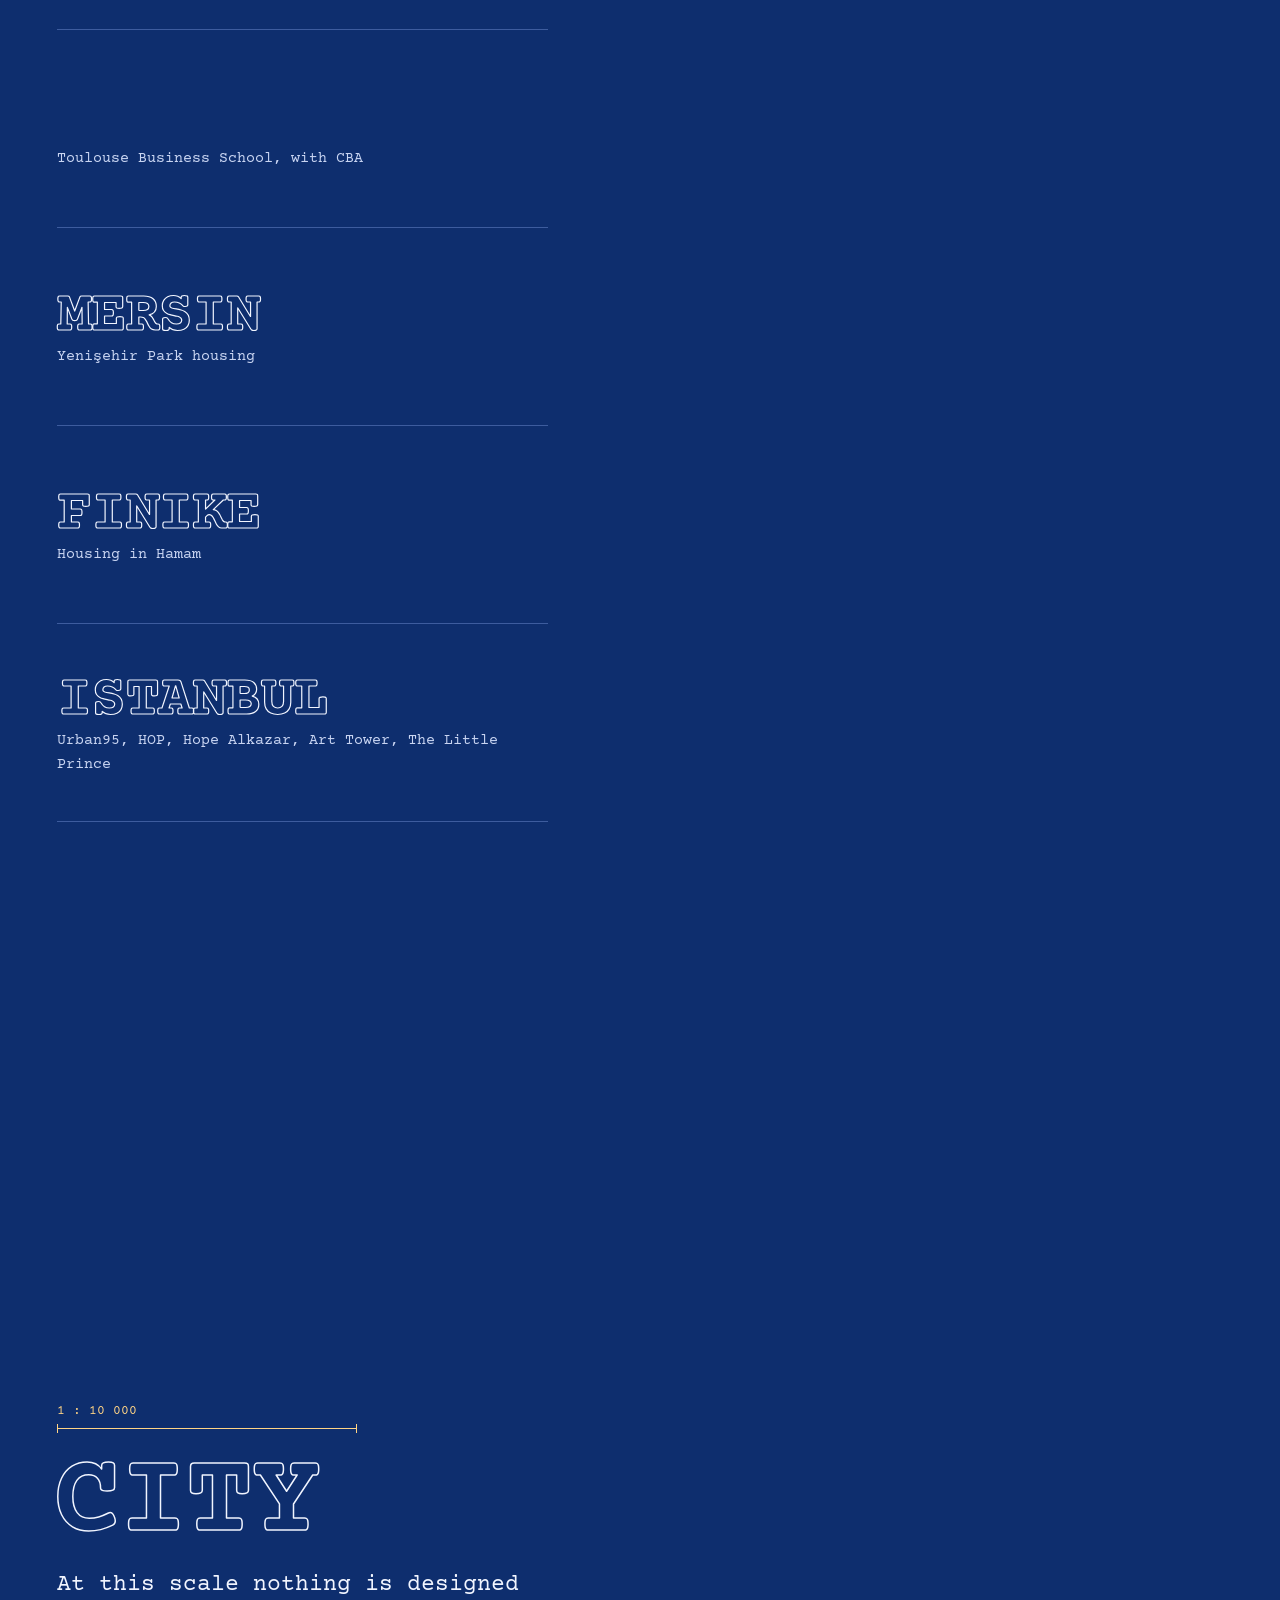
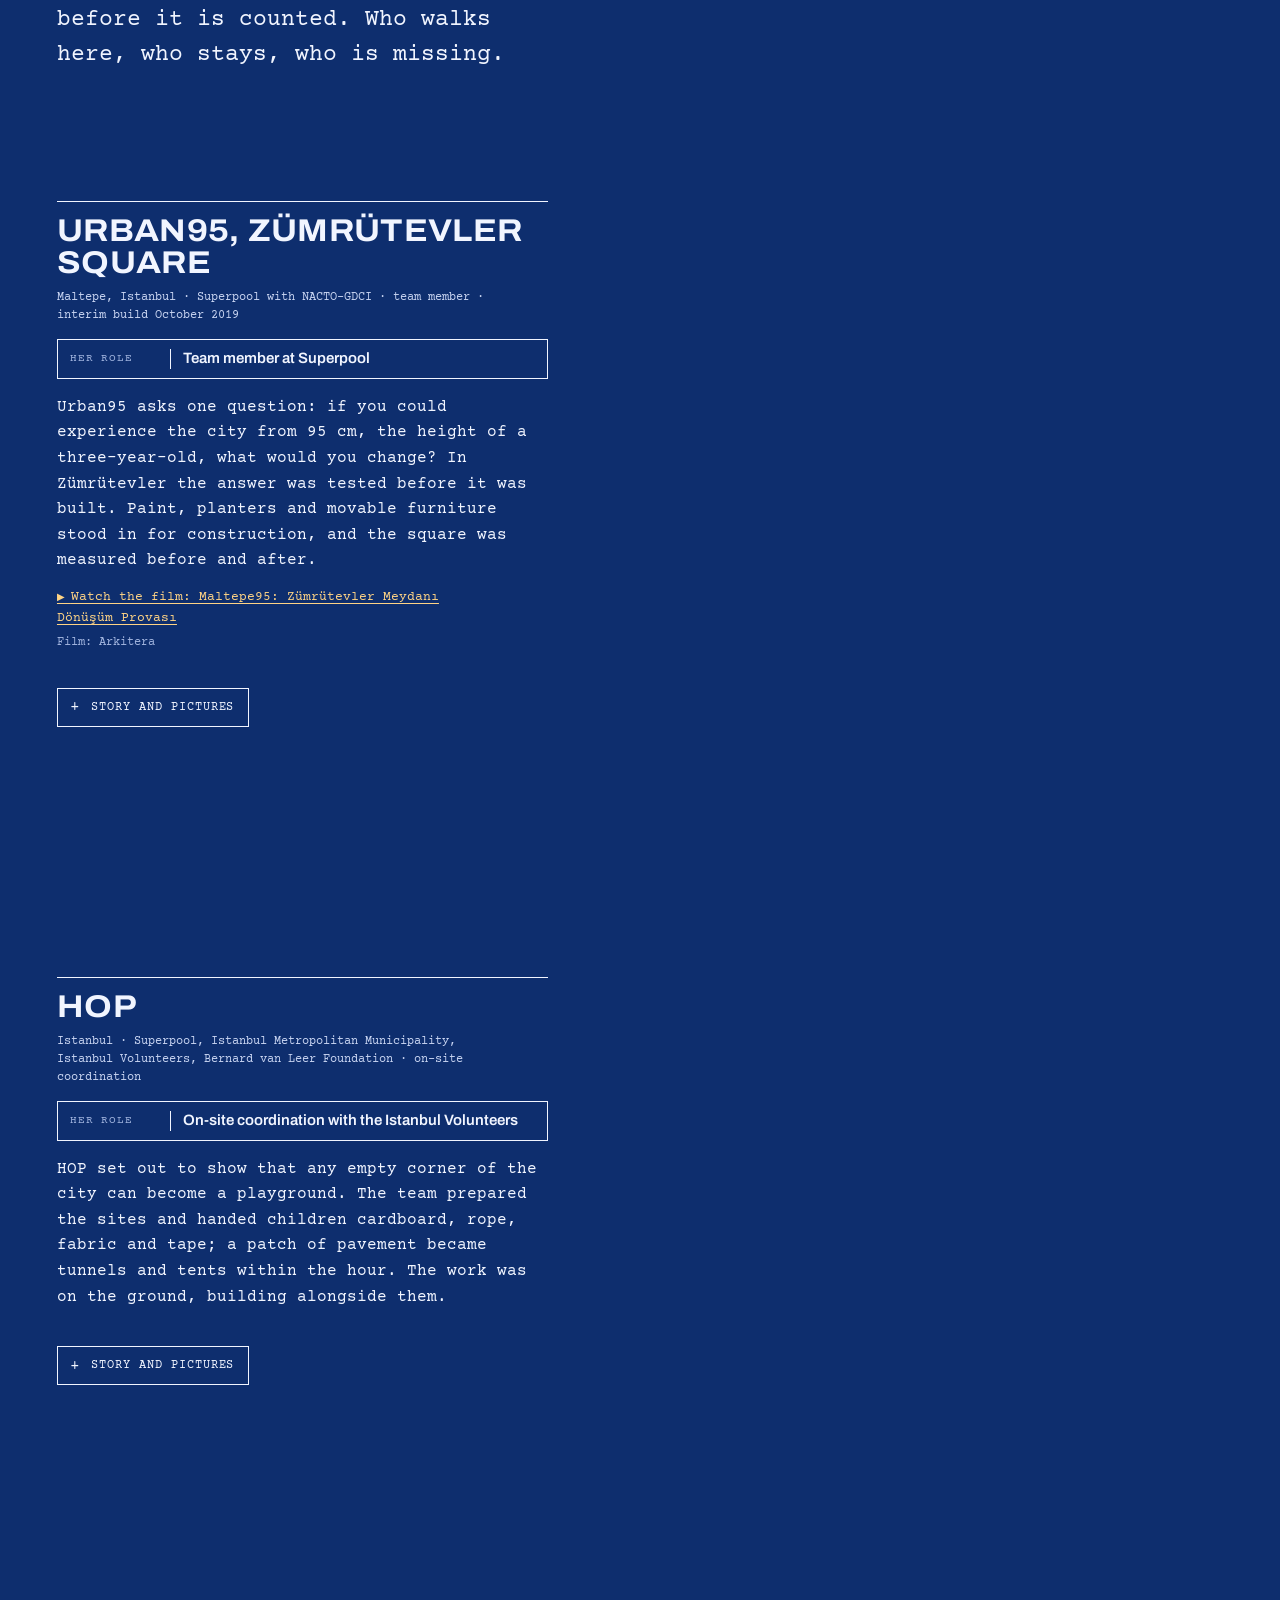
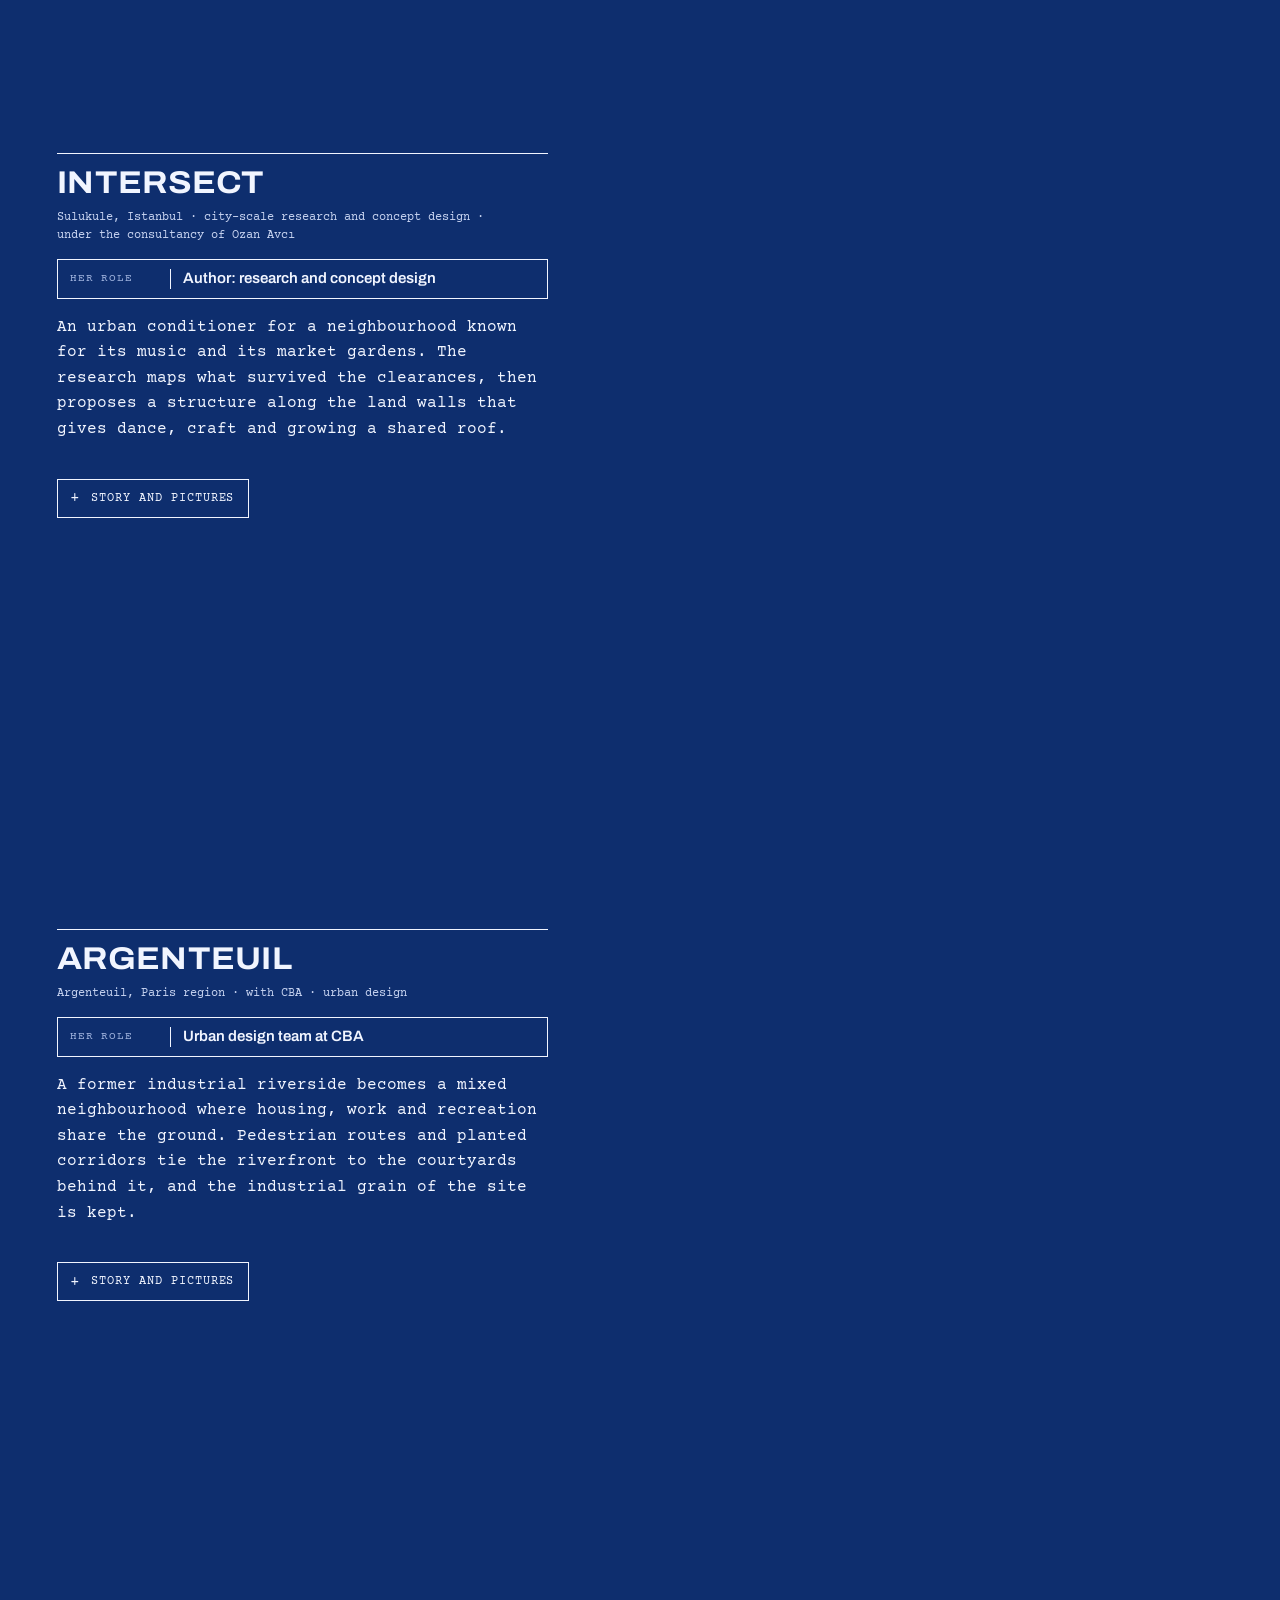
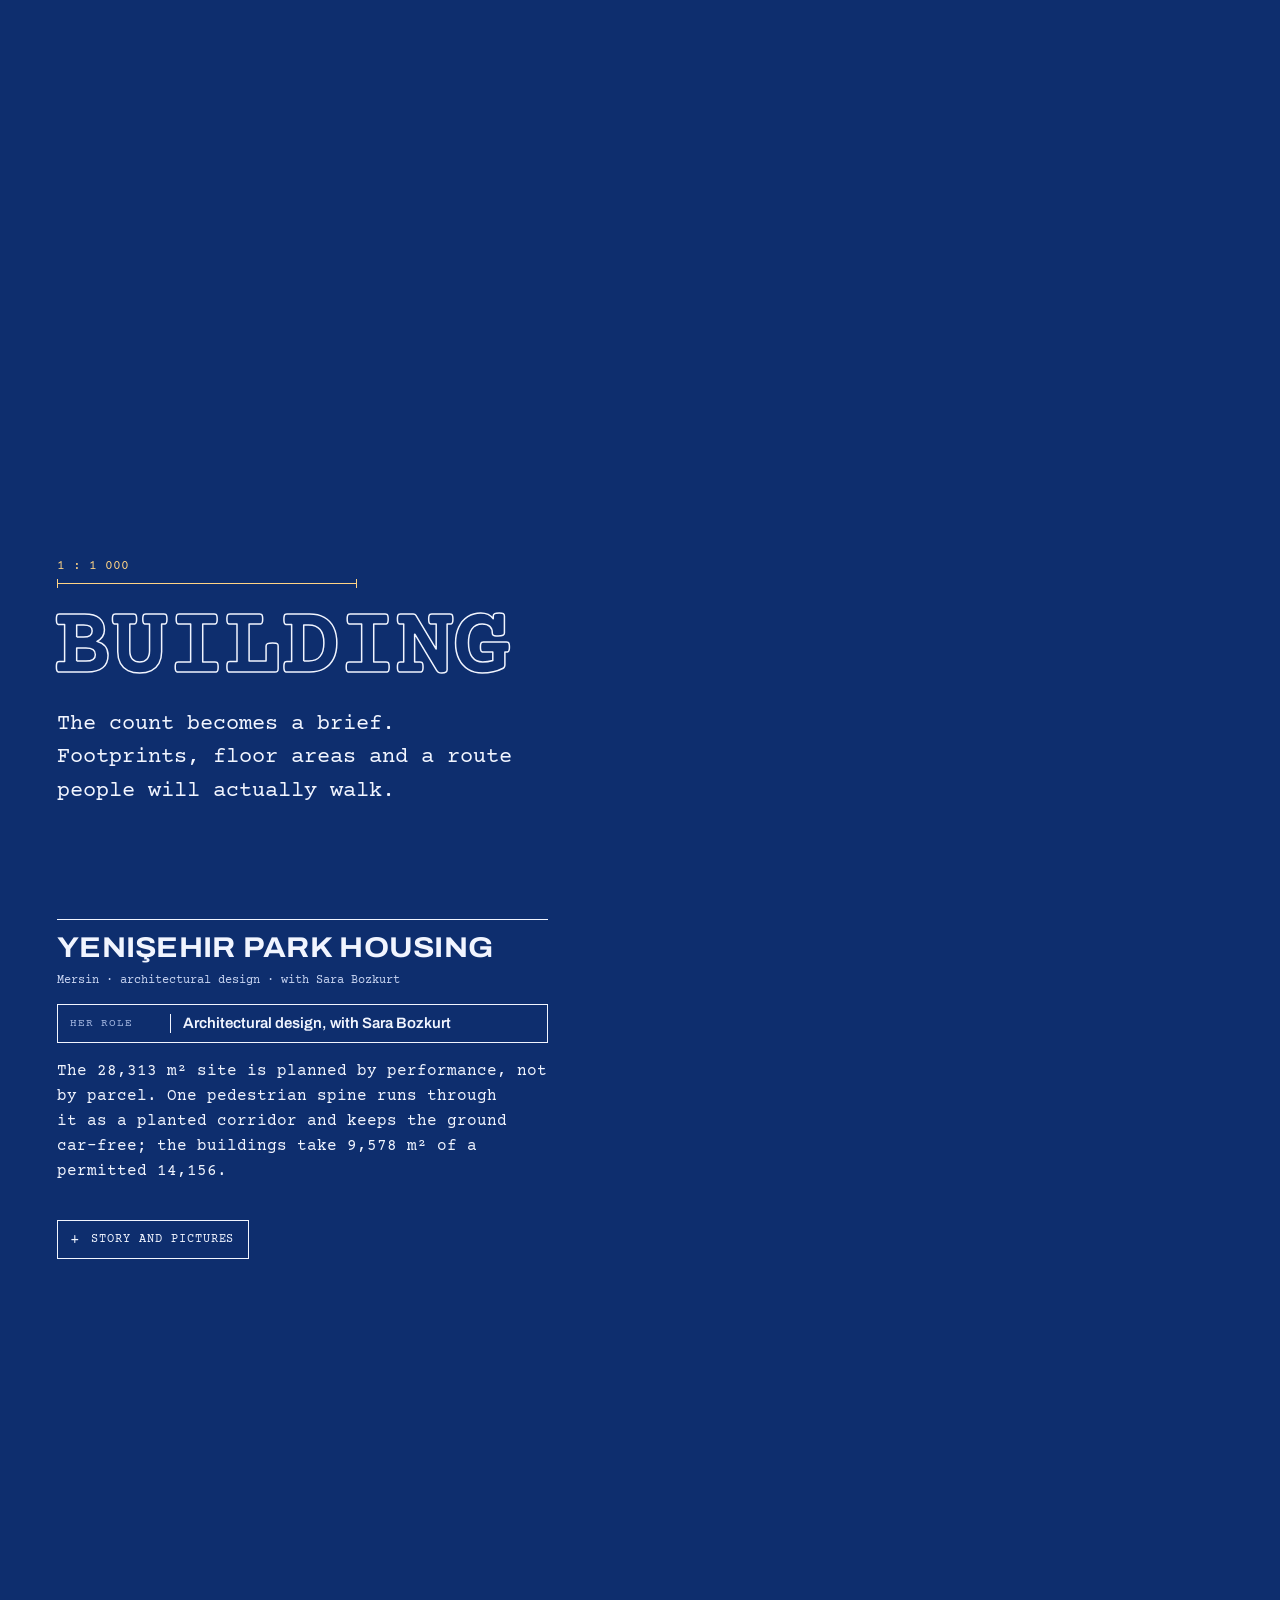
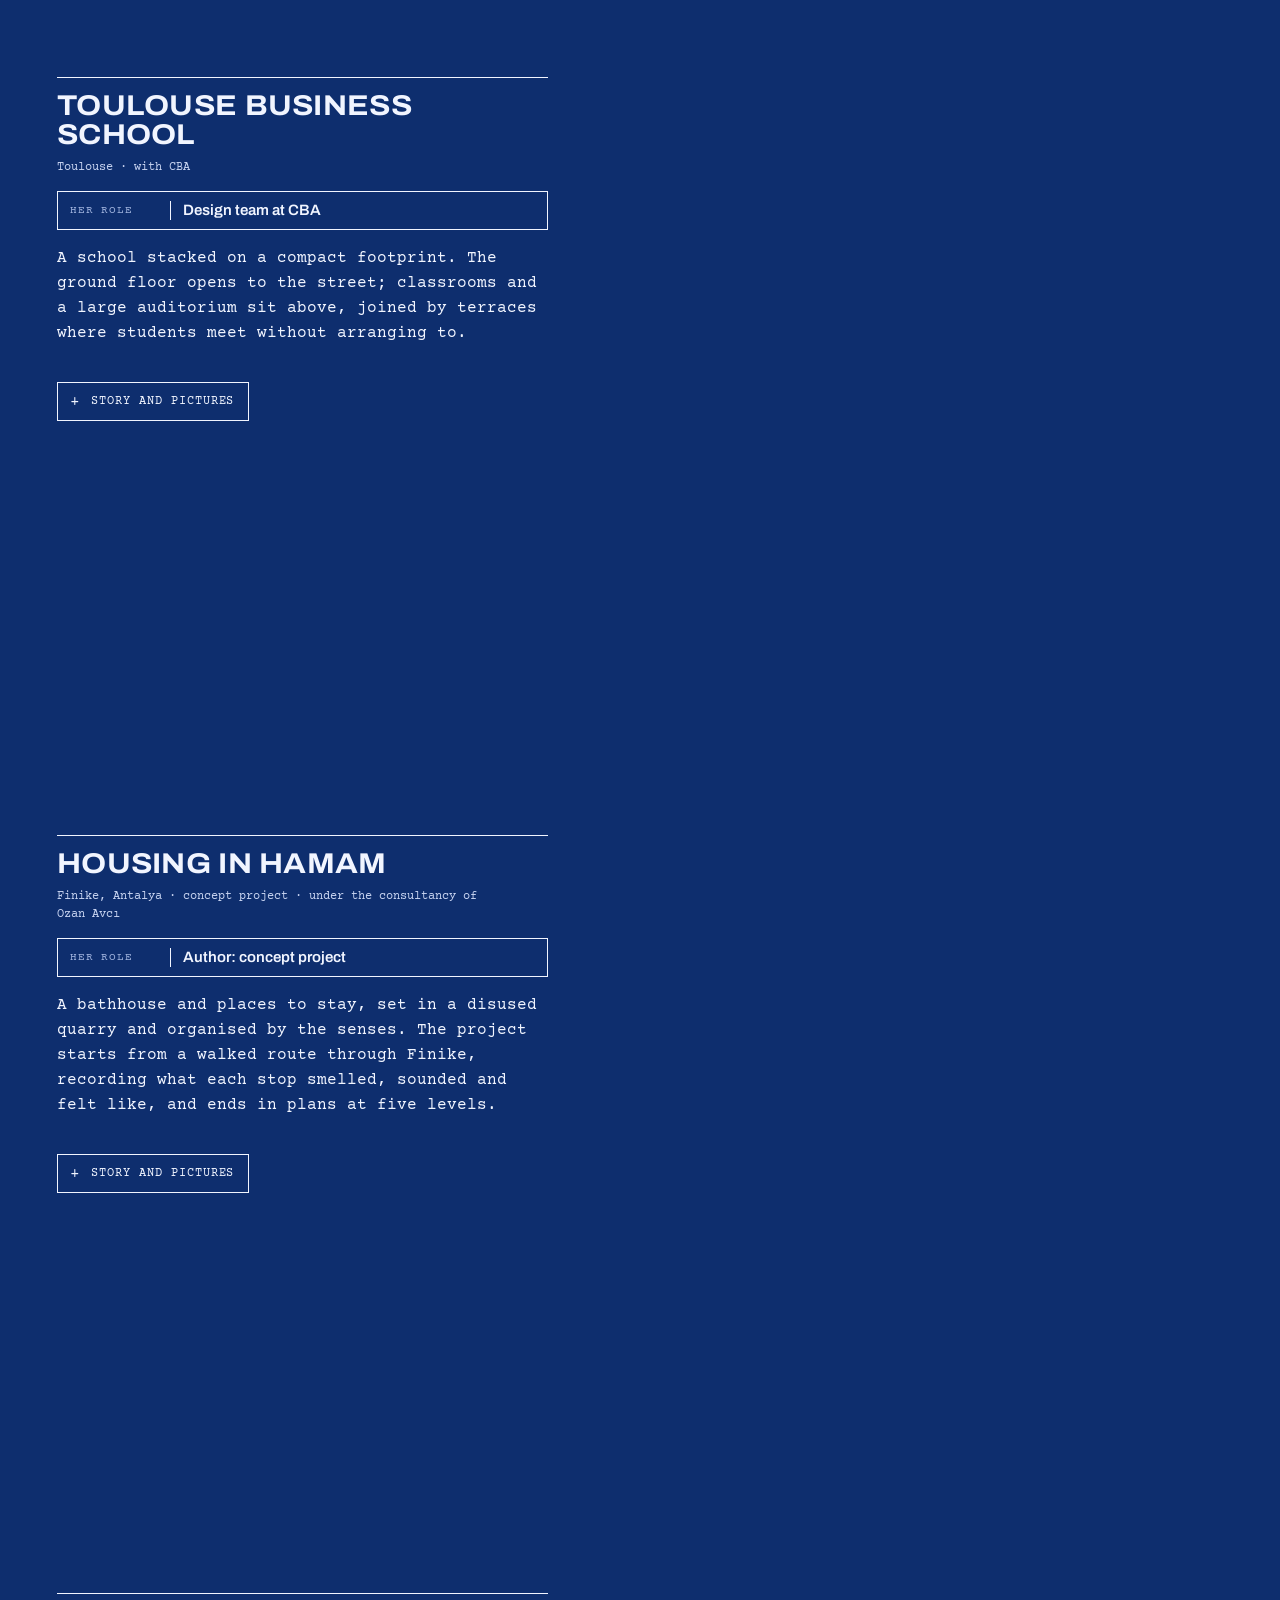
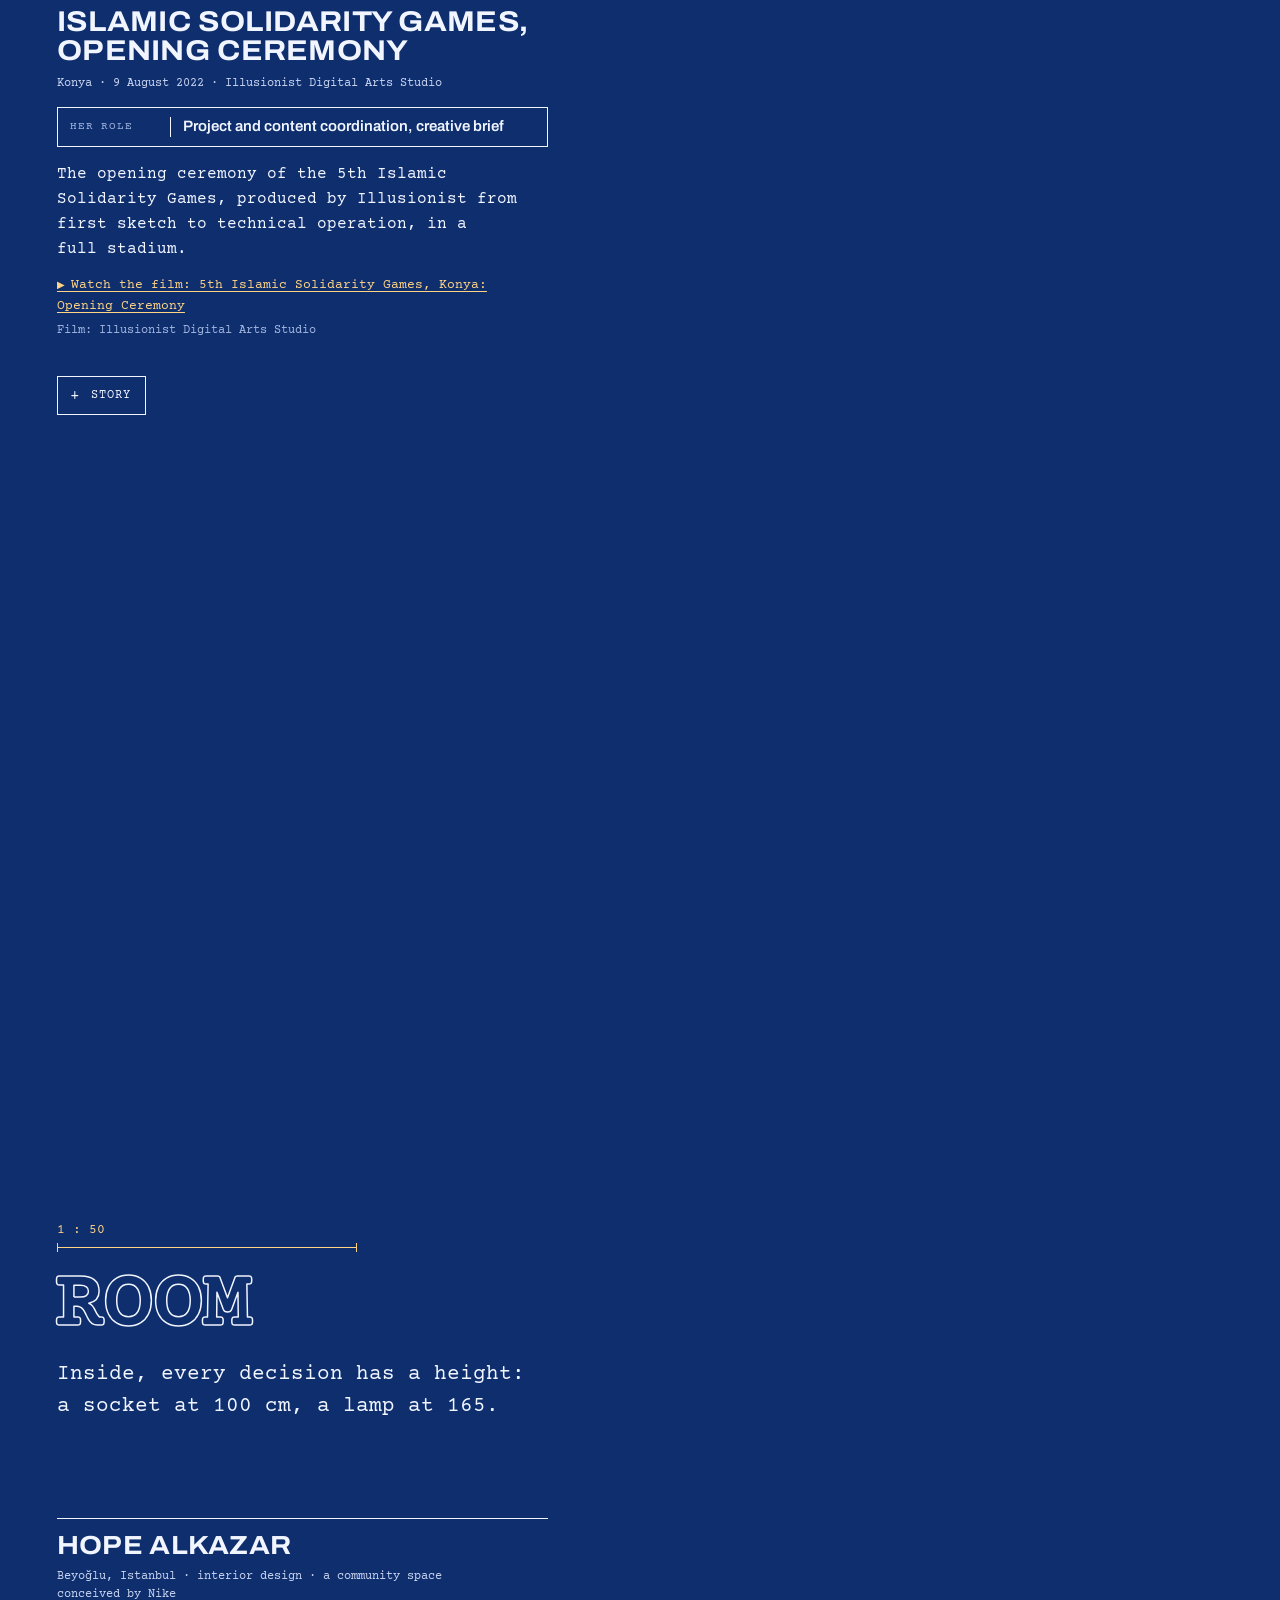
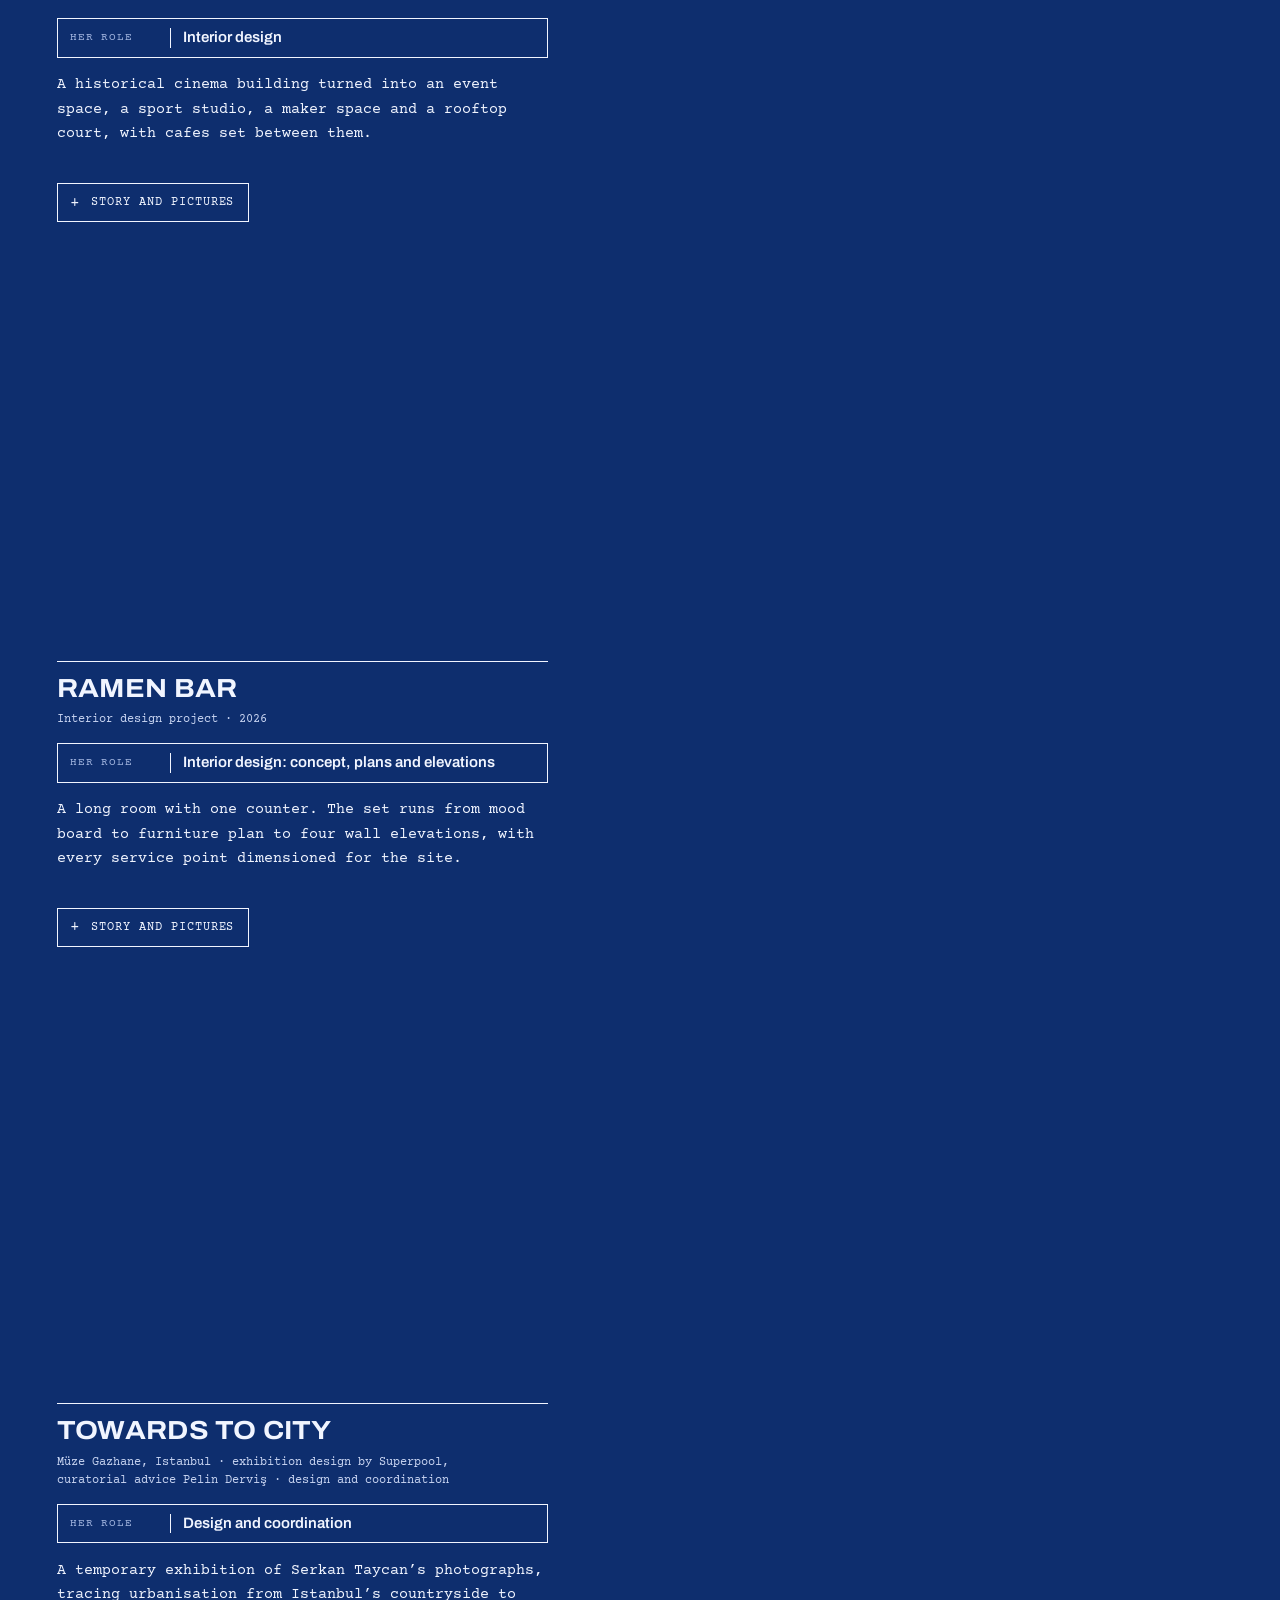
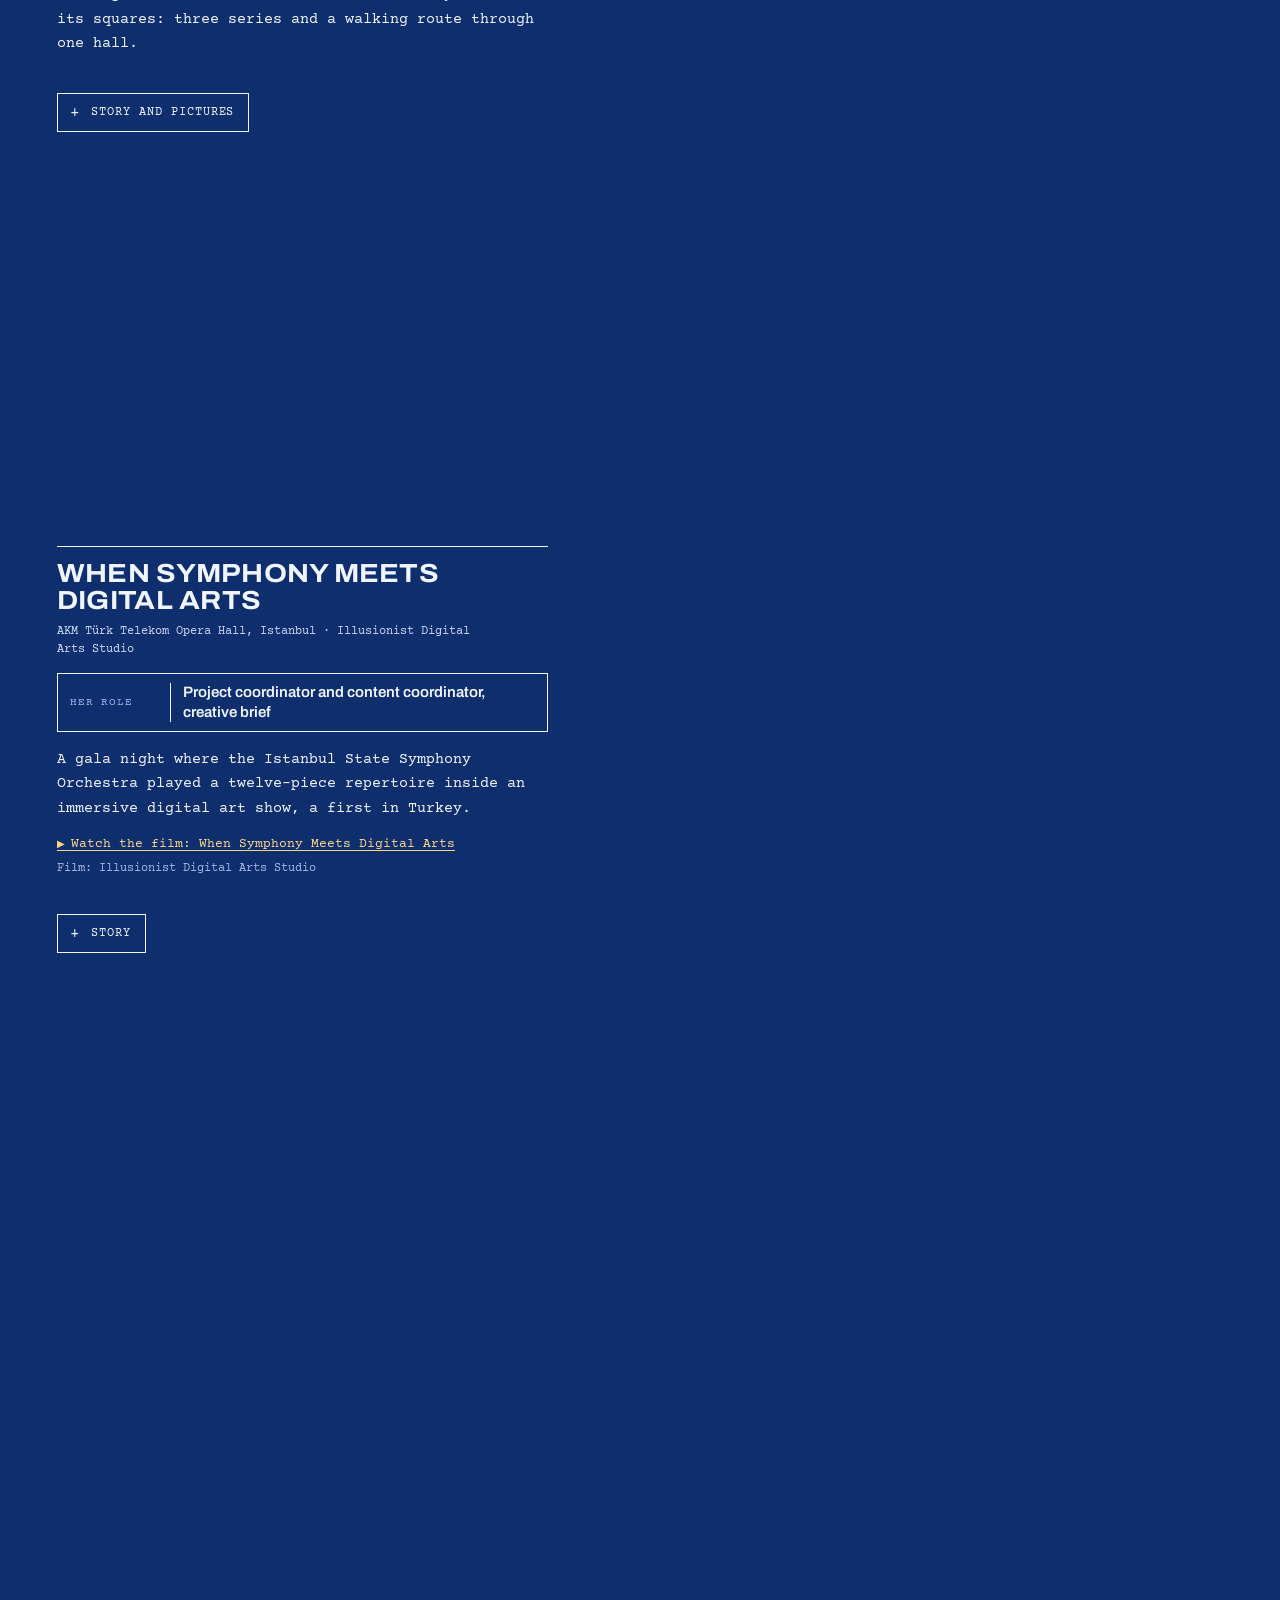
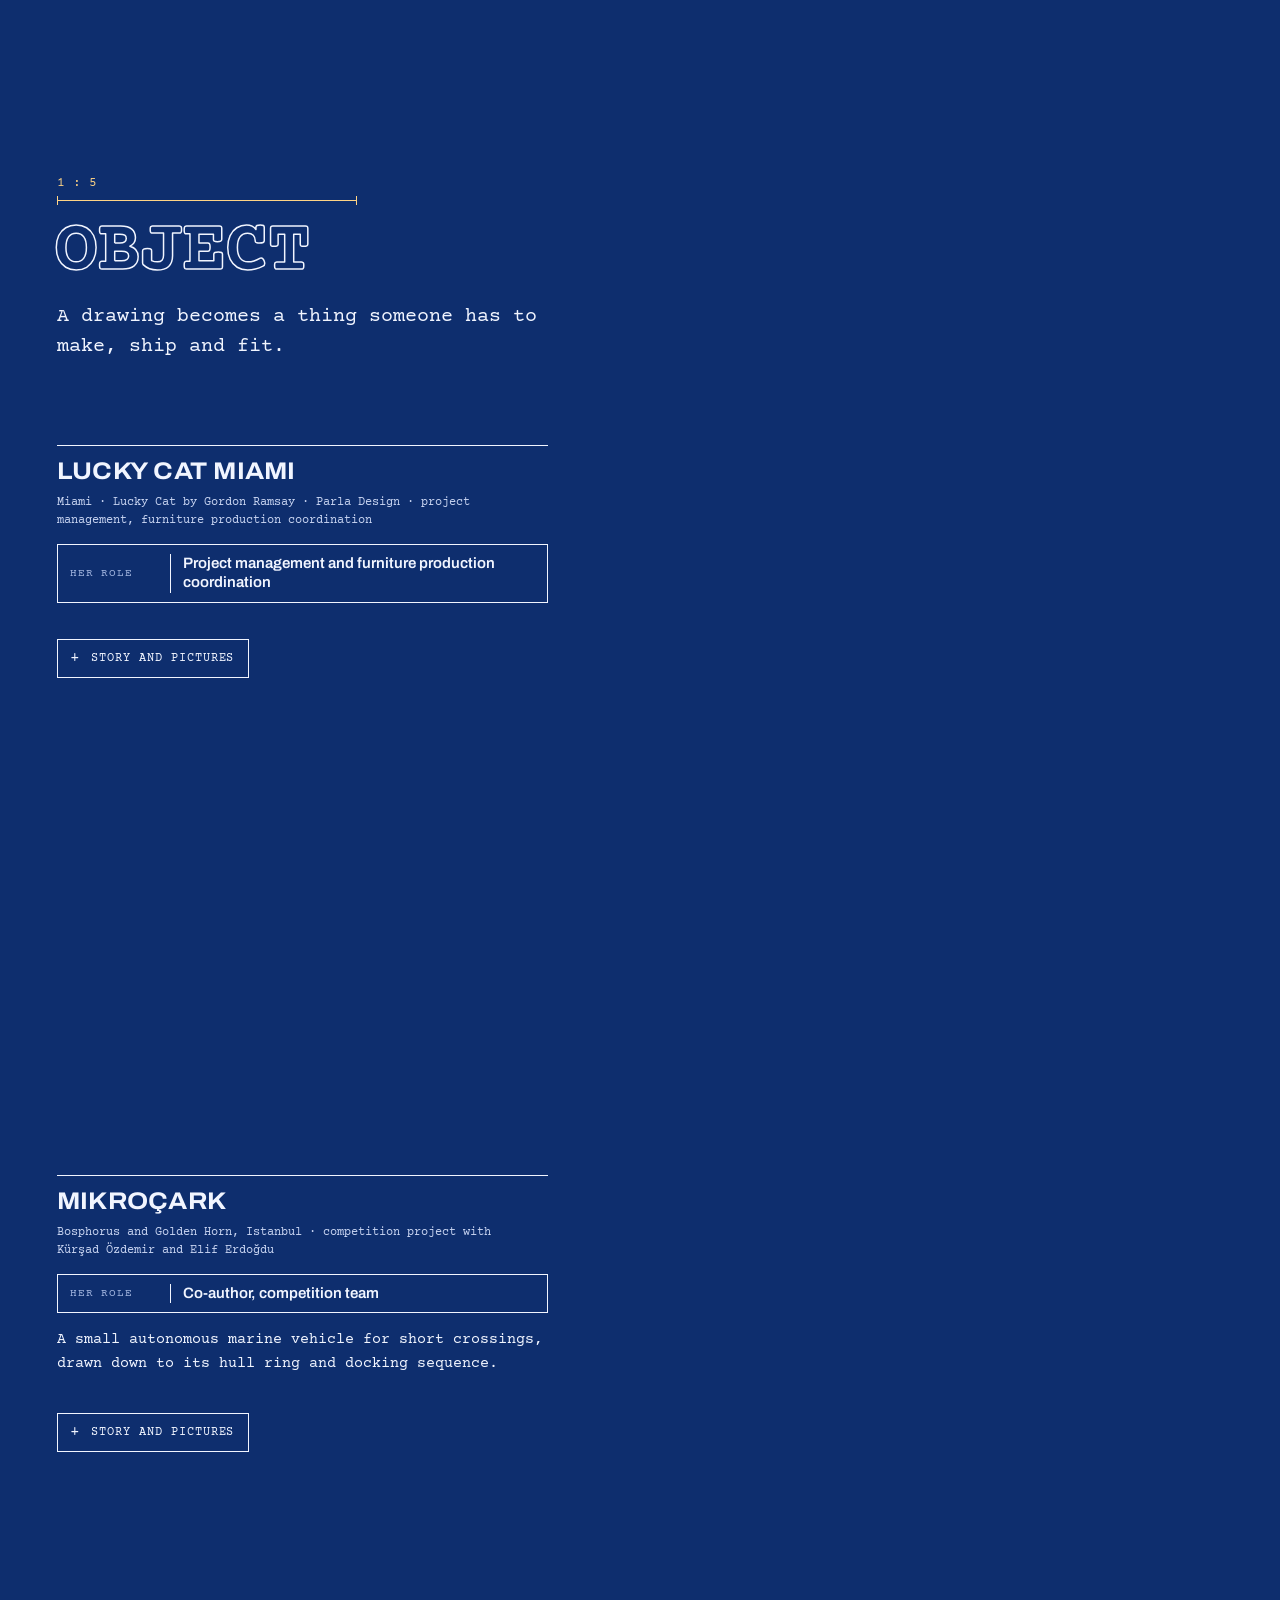
<file: v7/index.html>
<!doctype html>
<html lang="en">
<head>
<meta charset="utf-8">
<meta name="viewport" content="width=device-width, initial-scale=1, viewport-fit=cover">
<title>Elif Ebrar Zelka: works across scales</title>
<meta name="description" content="Elif Ebrar Zelka, architect. One way of thinking, shown at seven scales: from a city's pedestrian counts to a single pixel.">
<meta name="theme-color" content="#0E2E6E">
<link rel="icon" href="../favicon.svg" type="image/svg+xml">
<link rel="preconnect" href="https://fonts.googleapis.com">
<link rel="preconnect" href="https://fonts.gstatic.com" crossorigin>
<link href="https://fonts.googleapis.com/css2?family=Archivo:wdth,wght@62..125,400..800&amp;family=Courier+Prime:wght@400;700&amp;display=swap" rel="stylesheet">
<link rel="stylesheet" href="../shared/drawings.css">
<link rel="stylesheet" href="../v4/v4.css">
<link rel="stylesheet" href="../v5/v5.css">
<link rel="stylesheet" href="../v6/v6.css">
<link rel="stylesheet" href="v7.css">
<script>document.documentElement.classList.add('js')</script>
</head>
<body>
<a class="skip" href="#world">Skip to the work</a>

<header class="top">
  <a class="brand" href="#world">Elif Ebrar Zelka</a>
  <nav class="ladder" aria-label="Scales">
    <a href="#world">World</a><a href="#city">City</a><a href="#building">Building</a><a href="#room">Room</a><a href="#object">Object</a><a href="#body">Body</a><a href="#pixel">Pixel</a>
  </nav>
  <a class="write" href="#contact">Contact</a>
</header>

<div class="sheet" aria-hidden="true"></div>
<div class="stage" aria-hidden="true">
  <canvas id="wire"></canvas>
  <div class="hud">
    <p class="hud-k">Sheet</p><p class="hud-stop" id="hud-stop">World</p><p class="hud-k">Scale</p>
    <p class="hud-n" id="hud-n">1 : 1</p>
    <div class="hud-scale"><i id="hud-bar"></i><span id="hud-len"></span></div>
  </div>
  <p class="hud-place" id="hud-place"></p>
</div>

<main>

<!-- ═══ WORLD ═══ -->
<section class="s s0" id="world" data-stop="World">
  <div class="hero" data-place="8,34">
    <p class="kicker">Architect · works 2019 to 2026</p>
    <h1 data-draw="The same|thinking, at|every scale.">The same thinking, at every scale.</h1>
    <p class="lede">Elif Ebrar Zelka has counted pedestrians across a district, designed housing, coordinated the making of furniture, directed an immersive room and designed a screen. The job title changes each time. The method does not: observe, question, draw, make, manage.</p>
    <p class="hint">Scroll. The drawing zooms in, from the globe to one pixel. Each project first puts one piece of itself on the sheet as a line drawing. Then the lines close into a frame for its picture, or its film.</p>
  </div>

  <blockquote class="say">
    <p>“I believe that architecture is a dialogue between technical precision and the inherent soul of a place; its genius loci. My work bridges the gap between micro-level details and urban-scale thinking.”</p>
  </blockquote>

  <ol class="places" aria-label="Where the work is">
    <li data-place="-80.19,25.76,Miami"><b>Miami</b><span>Lucky Cat by Gordon Ramsay, project management</span></li>
    <li data-place="2.25,48.95,Paris"><b>Paris</b><span>Argenteuil riverside, with CBA</span></li>
    <li data-place="1.44,43.6,Toulouse"><b>Toulouse</b><span>Toulouse Business School, with CBA</span></li>
    <li data-place="34.6,36.8,Mersin"><b>Mersin</b><span>Yenişehir Park housing</span></li>
    <li data-place="30.15,36.3,Finike"><b>Finike</b><span>Housing in Hamam</span></li>
    <li data-place="28.98,41.01,Istanbul"><b>Istanbul</b><span>Urban95, HOP, Hope Alkazar, Art Tower, The Little Prince</span></li>
  </ol>
</section>

<!-- ═══ CITY ═══ -->
<section class="s s1" id="city" data-stop="City">
  <header class="sh">
    <p class="sc">1 : 10 000</p>
    <h2>City</h2>
    <p class="lede">At this scale nothing is designed before it is counted. Who walks here, who stays, who is missing.</p>
  </header>

  <article class="pj" data-piece="urban95" data-place="29.13,40.93,Istanbul" data-rv data-video="youtube:7p18y3jr3EM" data-poster="../v6/img/zumrutevler.webp" data-ratio="1.7778" data-href="https://youtu.be/7p18y3jr3EM" data-title="Maltepe95: Zümrütevler Meydanı Dönüşüm Provası" data-by="Arkitera">
    <h3>Urban95, Zümrütevler Square</h3>
    <p class="meta">Maltepe, Istanbul · Superpool with NACTO-GDCI · team member · interim build October 2019</p>
    <dl class="role"><div><dt>Her role</dt><dd>Team member at Superpool</dd></div></dl>
    <p>Urban95 asks one question: if you could experience the city from 95 cm, the height of a three-year-old, what would you change? In Zümrütevler the answer was tested before it was built. Paint, planters and movable furniture stood in for construction, and the square was measured before and after.</p>
    <p class="watch"><a href="https://youtu.be/7p18y3jr3EM">Watch the film: Maltepe95: Zümrütevler Meydanı Dönüşüm Provası</a> <span>Film: Arkitera</span></p>
    <details class="more"><summary><span>Story and pictures</span></summary>
    <figure class="fig ln"><img src="../v4/img/urban95-axon.webp" width="1400" height="771" alt="Axonometric line drawing of the Zümrütevler junction with the reclaimed road surface marked in yellow" loading="lazy"><figcaption>The interim scheme. Drawing: Superpool.</figcaption></figure>
    <dl class="nums">
      <div><dt>72%</dt><dd>more people spending time in the square</dd></div>
      <div><dt>×3.5</dt><dd>toddlers and infants present</dd></div>
      <div><dt>×10</dt><dd>elderly people using the space</dd></div>
      <div><dt>43%</dt><dd>more children moving on their own</dd></div>
    </dl>
    <p>The counts were taken by hand: people by age, gender and activity, pedestrians against cars, and maps of where children actually played. They turned a temporary trial into the case for a permanent square, and 1,075 m² of asphalt went from cars to people.</p>
    <div class="g2">
      <figure class="fig ln"><img src="../v4/img/urban95-sheet-a.webp" width="726" height="1064" alt="Filled-in pedestrian count sheet for the sidewalks around the square" loading="lazy"><figcaption>Pedestrian count sheet, as used on site.</figcaption></figure>
      <figure class="fig ln"><img src="../v4/img/urban95-sheet-b.webp" width="720" height="1056" alt="Filled-in activity map sheet with tally marks" loading="lazy"><figcaption>Activity map sheet.</figcaption></figure>
    </div>
    <div class="g2">
      <figure class="fig"><img src="../v4/img/urban95-before.webp" width="1280" height="720" alt="Aerial photograph of the junction before: a wide asphalt crossing filled with trucks and cars" loading="lazy"><figcaption>Before.</figcaption></figure>
      <figure class="fig"><img src="../v4/img/urban95-after.webp" width="730" height="487" alt="Aerial photograph after: the junction painted, planted and full of people" loading="lazy"><figcaption>After. Photographs: Superpool.</figcaption></figure>
    </div>
    <p class="src">Figures as reported in the Zümrütevler Square interim implementation report, Superpool for the Bernard van Leer Foundation. <a href="https://superpool.org/projects/zumrutevler-square">Project page at Superpool</a>.</p>
  </details>
  </article>

  <article class="pj" data-piece="hop" data-place="28.98,41.01,Istanbul" data-rv>
    <h3>HOP</h3>
    <p class="meta">Istanbul · Superpool, Istanbul Metropolitan Municipality, Istanbul Volunteers, Bernard van Leer Foundation · on-site coordination</p>
    <dl class="role"><div><dt>Her role</dt><dd>On-site coordination with the Istanbul Volunteers</dd></div></dl>
    <p>HOP set out to show that any empty corner of the city can become a playground. The team prepared the sites and handed children cardboard, rope, fabric and tape; a patch of pavement became tunnels and tents within the hour. The work was on the ground, building alongside them.</p>
    <details class="more"><summary><span>Story and pictures</span></summary>
    <figure class="fig narrow"><img data-lead src="../v4/img/hop.webp" width="908" height="1210" alt="Children playing with hoops and loose materials on a lawn in front of a city wall" loading="lazy"><figcaption>A HOP day in Istanbul.</figcaption></figure>
  </details>
  </article>

  <article class="pj" data-piece="intersect" data-place="28.94,41.02,Istanbul" data-rv>
    <h3>Intersect</h3>
    <p class="meta">Sulukule, Istanbul · city-scale research and concept design · under the consultancy of Ozan Avcı</p>
    <dl class="role"><div><dt>Her role</dt><dd>Author: research and concept design</dd></div></dl>
    <p>An urban conditioner for a neighbourhood known for its music and its market gardens. The research maps what survived the clearances, then proposes a structure along the land walls that gives dance, craft and growing a shared roof.</p>
    <details class="more"><summary><span>Story and pictures</span></summary>
    <div class="g2">
      <figure class="fig ln"><img data-lead src="../v4/img/intersect-b.webp" width="985" height="1228" alt="Portfolio sheet of storyboard frames and diagrams in black and red" loading="lazy"><figcaption>Scenario frames.</figcaption></figure>
      <figure class="fig ln"><img src="../v4/img/intersect-c.webp" width="993" height="1339" alt="Portfolio sheet with a structural section and construction detail" loading="lazy"><figcaption>Section and detail.</figcaption></figure>
    </div>
  </details>
  </article>

  <article class="pj" data-piece="argenteuil" data-place="2.25,48.95,Paris" data-rv>
    <h3>Argenteuil</h3>
    <p class="meta">Argenteuil, Paris region · with CBA · urban design</p>
    <dl class="role"><div><dt>Her role</dt><dd>Urban design team at CBA</dd></div></dl>
    <p>A former industrial riverside becomes a mixed neighbourhood where housing, work and recreation share the ground. Pedestrian routes and planted corridors tie the riverfront to the courtyards behind it, and the industrial grain of the site is kept.</p>
    <details class="more"><summary><span>Story and pictures</span></summary>
    <div class="g2">
      <figure class="fig ln"><img src="../v4/img/argenteuil-plan.webp" width="943" height="667" alt="Site plan of the Argenteuil riverside with plots in green" loading="lazy"><figcaption>Site plan.</figcaption></figure>
      <figure class="fig"><img data-lead src="../v4/img/argenteuil-model.webp" width="1200" height="900" alt="Massing model of the neighbourhood with new buildings in orange" loading="lazy"><figcaption>Massing model. Images: CBA.</figcaption></figure>
    </div>
  </details>
  </article>
</section>

<!-- ═══ BUILDING ═══ -->
<section class="s s2" id="building" data-stop="Building">
  <header class="sh">
    <p class="sc">1 : 1 000</p>
    <h2>Building</h2>
    <p class="lede">The count becomes a brief. Footprints, floor areas and a route people will actually walk.</p>
  </header>

  <article class="pj" data-piece="mersin" data-place="34.6,36.8,Mersin" data-rv>
    <h3>Yenişehir Park housing</h3>
    <p class="meta">Mersin · architectural design · with Sara Bozkurt</p>
    <dl class="role"><div><dt>Her role</dt><dd>Architectural design, with Sara Bozkurt</dd></div></dl>
    <p>The 28,313 m² site is planned by performance, not by parcel. One pedestrian spine runs through it as a planted corridor and keeps the ground car-free; the buildings take 9,578 m² of a permitted 14,156.</p>
    <details class="more"><summary><span>Story and pictures</span></summary>
    <figure class="fig"><img data-lead src="../v4/img/mersin-a.webp" width="1264" height="648" alt="Rendered view of two residential towers above a long podium at dusk" loading="lazy"></figure>
    <dl class="facts">
      <div><dt>Site</dt><dd>28,313 m²</dd></div>
      <div><dt>Construction</dt><dd>58,000 m²</dd></div>
      <div><dt>Floor area ratio</dt><dd>1.25</dd></div>
      <div><dt>Footprint</dt><dd>9,578 m² of 14,156 m² permitted</dd></div>
    </dl>
    <div class="g2">
      <figure class="fig"><img src="../v4/img/mersin-site.webp" width="1262" height="832" alt="Rendered site plan seen from above with towers, podium and the curving pedestrian route" loading="lazy"><figcaption>Site plan.</figcaption></figure>
      <figure class="fig ln"><img src="../v4/img/mersin-plan.webp" width="1003" height="854" alt="Typical floor plan of a tower with eight apartments around a central core" loading="lazy"><figcaption>Typical floor, 2+1 and 3+1.</figcaption></figure>
    </div>
  </details>
  </article>

  <article class="pj" data-piece="toulouse" data-place="1.44,43.6,Toulouse" data-rv>
    <h3>Toulouse Business School</h3>
    <p class="meta">Toulouse · with CBA</p>
    <dl class="role"><div><dt>Her role</dt><dd>Design team at CBA</dd></div></dl>
    <p>A school stacked on a compact footprint. The ground floor opens to the street; classrooms and a large auditorium sit above, joined by terraces where students meet without arranging to.</p>
    <details class="more"><summary><span>Story and pictures</span></summary>
    <div class="g2">
      <figure class="fig"><img src="../v4/img/toulouse-model.webp" width="500" height="442" alt="White study model of the school seen from above" loading="lazy"><figcaption>Study model.</figcaption></figure>
      <figure class="fig"><img data-lead src="../v4/img/toulouse-view.webp" width="1250" height="719" alt="Black and white street view of the proposed school" loading="lazy"><figcaption>Street view. Images: CBA.</figcaption></figure>
    </div>
  </details>
  </article>

  <article class="pj" data-piece="hamam" data-place="30.15,36.3,Finike" data-rv>
    <h3>Housing in Hamam</h3>
    <p class="meta">Finike, Antalya · concept project · under the consultancy of Ozan Avcı</p>
    <dl class="role"><div><dt>Her role</dt><dd>Author: concept project</dd></div></dl>
    <p>A bathhouse and places to stay, set in a disused quarry and organised by the senses. The project starts from a walked route through Finike, recording what each stop smelled, sounded and felt like, and ends in plans at five levels.</p>
    <details class="more"><summary><span>Story and pictures</span></summary>
    <div class="g2">
      <figure class="fig ln"><img data-lead src="../v4/img/hamam-a.webp" width="874" height="1148" alt="Portfolio sheet with a long section through the bathhouse and quarry wall" loading="lazy"><figcaption>Section.</figcaption></figure>
      <figure class="fig ln"><img src="../v4/img/hamam-b.webp" width="992" height="1228" alt="Portfolio sheet with a coloured programme plan and sections" loading="lazy"><figcaption>Programme and sections.</figcaption></figure>
    </div>
  </details>
  </article>
  <article class="pj" data-piece="konya" data-place="32.48,37.87,Konya" data-rv data-video="vimeo:765828764" data-poster="../v6/img/konya.webp" data-ratio="1.7778" data-href="https://vimeo.com/765828764" data-title="5th Islamic Solidarity Games, Konya: Opening Ceremony" data-by="Illusionist Digital Arts Studio">
    <h3>Islamic Solidarity Games, opening ceremony</h3>
    <p class="meta">Konya · 9 August 2022 · Illusionist Digital Arts Studio</p>
    <dl class="role"><div><dt>Her role</dt><dd>Project and content coordination, creative brief</dd></div></dl>
    <p>The opening ceremony of the 5th Islamic Solidarity Games, produced by Illusionist from first sketch to technical operation, in a full stadium.</p>
    <p class="watch"><a href="https://vimeo.com/765828764">Watch the film: 5th Islamic Solidarity Games, Konya: Opening Ceremony</a> <span>Film: Illusionist Digital Arts Studio</span></p>
    <details class="more"><summary><span>Story</span></summary>
    <p>The show ran in parts on sport, Turkey, Konya, Islamic history and solidarity, with choreography, pyrotechnics, hundreds of dancers and volunteers, and a drone show as its finale.</p>
    <p>It was the first event of this size the studio produced in Turkey.</p>
    </details>
  </article>
</section>

<!-- ═══ ROOM ═══ -->
<section class="s s3" id="room" data-stop="Room">
  <header class="sh">
    <p class="sc">1 : 50</p>
    <h2>Room</h2>
    <p class="lede">Inside, every decision has a height: a socket at 100 cm, a lamp at 165.</p>
  </header>

  <article class="pj" data-piece="hope" data-place="28.98,41.03,Istanbul" data-rv>
    <h3>Hope Alkazar</h3>
    <p class="meta">Beyoğlu, Istanbul · interior design · a community space conceived by Nike</p>
    <dl class="role"><div><dt>Her role</dt><dd>Interior design</dd></div></dl>
    <p>A historical cinema building turned into an event space, a sport studio, a maker space and a rooftop court, with cafes set between them.</p>
    <details class="more"><summary><span>Story and pictures</span></summary>
    <div class="g3">
      <figure class="fig"><img src="../v4/img/hope-c.webp" width="1152" height="816" alt="Entrance passage with a red carpet and the Hope Alkazar sign" loading="lazy"></figure>
      <figure class="fig"><img data-lead src="../v4/img/hope-a.webp" width="1084" height="1081" alt="Cafe interior with a red terrazzo counter and stools" loading="lazy"></figure>
      <figure class="fig"><img src="../v4/img/hope-b.webp" width="1400" height="699" alt="Two interior views: a cafe bar and a white panelled hall" loading="lazy"></figure>
    </div>
  </details>
  </article>

  <article class="pj" data-piece="ramen" data-rv>
    <h3>Ramen Bar</h3>
    <p class="meta">Interior design project · 2026</p>
    <dl class="role"><div><dt>Her role</dt><dd>Interior design: concept, plans and elevations</dd></div></dl>
    <p>A long room with one counter. The set runs from mood board to furniture plan to four wall elevations, with every service point dimensioned for the site.</p>
    <details class="more"><summary><span>Story and pictures</span></summary>
    <div class="g3">
      <figure class="fig ln"><img src="../v4/img/ramen-plan.webp" width="1300" height="981" alt="Furniture layout plan of the ramen bar" loading="lazy"><figcaption>Furniture plan.</figcaption></figure>
      <figure class="fig ln"><img src="../v4/img/ramen-elev.webp" width="1300" height="981" alt="Wall elevation with the counter and seven stools" loading="lazy"><figcaption>Elevation.</figcaption></figure>
      <figure class="fig"><img data-lead src="../v4/img/ramen-a.webp" width="1300" height="920" alt="Visualisation of the dark timber interior with the counter on the right" loading="lazy"><figcaption>Option 2.</figcaption></figure>
    </div>
  </details>
  </article>

  <article class="pj" data-piece="towards" data-place="28.95,41.04,Istanbul" data-rv>
    <h3>Towards to City</h3>
    <p class="meta">Müze Gazhane, Istanbul · exhibition design by Superpool, curatorial advice Pelin Derviş · design and coordination</p>
    <dl class="role"><div><dt>Her role</dt><dd>Design and coordination</dd></div></dl>
    <p>A temporary exhibition of Serkan Taycan’s photographs, tracing urbanisation from Istanbul’s countryside to its squares: three series and a walking route through one hall.</p>
    <details class="more"><summary><span>Story and pictures</span></summary>
    <div class="g2">
      <figure class="fig ln"><img data-lead src="../v4/img/towards-a.webp" width="992" height="1321" alt="Portfolio sheet with photographs of the exhibition hall and its plan" loading="lazy"></figure>
      <figure class="fig ln"><img src="../v4/img/towards-b.webp" width="850" height="1223" alt="Portfolio sheet with an axonometric of the hall and views of the display walls" loading="lazy"></figure>
    </div>
  </details>
  </article>
  <article class="pj" data-piece="symphony" data-place="28.988,41.037,Istanbul" data-rv data-video="vimeo:733176321" data-poster="../v6/img/symphony.webp" data-ratio="1.5006" data-href="https://vimeo.com/733176321" data-title="When Symphony Meets Digital Arts" data-by="Illusionist Digital Arts Studio">
    <h3>When Symphony Meets Digital Arts</h3>
    <p class="meta">AKM Türk Telekom Opera Hall, Istanbul · Illusionist Digital Arts Studio</p>
    <dl class="role"><div><dt>Her role</dt><dd>Project coordinator and content coordinator, creative brief</dd></div></dl>
    <p>A gala night where the Istanbul State Symphony Orchestra played a twelve-piece repertoire inside an immersive digital art show, a first in Turkey.</p>
    <p class="watch"><a href="https://vimeo.com/733176321">Watch the film: When Symphony Meets Digital Arts</a> <span>Film: Illusionist Digital Arts Studio</span></p>
    <details class="more"><summary><span>Story</span></summary>
    <p>The visuals were built from the stories, sound analysis and algorithms of each piece. Seventy players, a choir of forty and four soloists performed live while forty projectors used the hall’s architecture as the canvas.</p>
    </details>
  </article>
</section>

<!-- ═══ OBJECT ═══ -->
<section class="s s4" id="object" data-stop="Object">
  <header class="sh">
    <p class="sc">1 : 5</p>
    <h2>Object</h2>
    <p class="lede">A drawing becomes a thing someone has to make, ship and fit.</p>
  </header>

  <article class="pj" data-piece="lucky" data-place="-80.19,25.76,Miami" data-rv>
    <h3>Lucky Cat Miami</h3>
    <p class="meta">Miami · Lucky Cat by Gordon Ramsay · Parla Design · project management, furniture production coordination</p>
    <dl class="role"><div><dt>Her role</dt><dd>Project management and furniture production coordination</dd></div></dl>
    <details class="more"><summary><span>Story and pictures</span></summary>
    <div class="g2">
      <figure class="fig"><img data-lead src="../v4/img/lucky-a.webp" width="1400" height="934" alt="Dining room with curved banquettes under a ceiling of globe lights" loading="lazy"></figure>
      <figure class="fig"><img src="../v4/img/lucky-b.webp" width="1400" height="934" alt="Bar and dining tables in dark timber and red" loading="lazy"><figcaption>Images: Parla Design.</figcaption></figure>
    </div>
  </details>
  </article>

  <article class="pj" data-piece="mikrocark" data-place="29.0,41.03,Istanbul" data-rv>
    <h3>Mikroçark</h3>
    <p class="meta">Bosphorus and Golden Horn, Istanbul · competition project with Kürşad Özdemir and Elif Erdoğdu</p>
    <dl class="role"><div><dt>Her role</dt><dd>Co-author, competition team</dd></div></dl>
    <p>A small autonomous marine vehicle for short crossings, drawn down to its hull ring and docking sequence.</p>
    <details class="more"><summary><span>Story and pictures</span></summary>
    <figure class="fig ln narrow"><img data-lead src="../v4/img/mikrocark.webp" width="831" height="1095" alt="Portfolio sheet with an exploded drawing of the circular vessel and a route map" loading="lazy"></figure>
  </details>
  </article>
  <article class="pj" data-piece="tower" data-place="28.988,41.037,Istanbul" data-rv data-video="vimeo:726177790" data-poster="../v6/img/tower.webp" data-ratio="0.5624" data-href="https://vimeo.com/726177790" data-title="Art Tower" data-by="Illusionist Digital Arts Studio">
    <h3>Art Tower</h3>
    <p class="meta">Atatürk Cultural Center, Istanbul · client Türk Telekom · Illusionist Digital Arts Studio</p>
    <dl class="role"><div><dt>Her role</dt><dd>Art director and technical director</dd></div></dl>
    <p>A digital monument at the entrance of the Atatürk Cultural Center, made to show performing arts and digital arts side by side.</p>
    <p class="watch"><a href="https://vimeo.com/726177790">Watch the film: Art Tower</a> <span>Film: Illusionist Digital Arts Studio</span></p>
    <details class="more"><summary><span>Story</span></summary>
    <p>Classical and modern dance were recorded with motion capture, and the data was worked through 3D animation into the installation.</p>
    <p>Choreographer Beyhan Murphy, performer Deniz Özaydın, 3D artist Emir Ünalan, mocap operator Hüseyin Bayraktar.</p>
    </details>
  </article>
</section>

<!-- ═══ BODY ═══ -->
<section class="s s5" id="body" data-stop="Body">
  <header class="sh">
    <p class="sc">1 : 1</p>
    <h2>Body</h2>
    <p class="lede">Full size, or as near as this screen allows: the readout says which. The phone in the drawing is the size of a phone.</p>
  </header>

  <article class="pj" data-piece="tree" data-place="30.71,36.89,Antalya" data-rv data-video="vimeo:699149710" data-poster="../v6/img/tree.webp" data-ratio="1.7778" data-href="https://vimeo.com/699149710" data-title="Tree of Life: Ceiling Installation" data-by="Illusionist Digital Arts Studio">
    <h3>Tree of Life</h3>
    <p class="meta">Antalya Diplomacy Forum 2022 · ceiling installation · Illusionist Digital Arts Studio</p>
    <dl class="role"><div><dt>Her role</dt><dd>She designed the tree</dd></div></dl>
    <p>A ceiling installation in the form of the tree of life, made for the forum’s lounge and set under a 270-degree LED screen. Elif designed the tree.</p>
    <p class="watch"><a href="https://vimeo.com/699149710">Watch the film: Tree of Life: Ceiling Installation</a> <span>Film: Illusionist Digital Arts Studio</span></p>
    <details class="more"><summary><span>Story and pictures</span></summary>
    <figure class="fig"><img src="../v4/img/tree-a.webp" width="1280" height="720" alt="Lounge under a glowing green and blue ceiling installation, with a curved LED screen behind the seating" loading="lazy"><figcaption>Image: Illusionist.</figcaption></figure>
  </details>
  </article>
  <article class="pj" data-piece="prince" data-place="28.98,41.06,Istanbul" data-rv data-video="vimeo:790156001" data-poster="../v6/img/prince.webp" data-ratio="1.7778" data-href="https://vimeo.com/790156001" data-title="The Little Prince Immersive Experience" data-by="Illusionist Digital Arts Studio">
    <h3>The Little Prince, immersive experience</h3>
    <p class="meta">BKM Unique Box, Istanbul and Theatre of Digital Art, Dubai · 2023 · Illusionist Digital Arts Studio</p>
    <dl class="role"><div><dt>Her role</dt><dd>Scenario and creative brief</dd></div></dl>
    <p>The Little Prince retold as a 360-degree show that joins theatre, animated film and digital art, for children and adults.</p>
    <p class="watch"><a href="https://vimeo.com/790156001">Watch the film: The Little Prince Immersive Experience</a> <span>Film: Illusionist Digital Arts Studio</span></p>
    <details class="more"><summary><span>Story</span></summary>
    <p>The play follows the Little Prince and the pilot. Motion capture was combined with 2D and 3D animation so the story could leave the limits of a stage.</p>
    <p>It ran in Dubai until 31 January 2023 and in Istanbul from 20 January to 5 February 2023.</p>
    </details>
  </article>
</section>

<!-- ═══ PIXEL ═══ -->
<section class="s s6" id="pixel" data-stop="Pixel">
  <header class="sh">
    <p class="sc">Larger than life</p>
    <h2>Pixel</h2>
    <p class="lede">Past full size the drawing magnifies. One pixel of a phone screen is three lights, 55 µm across.</p>
  </header>

  <article class="pj" data-piece="xyro" data-rv>
    <h3>XYRO</h3>
    <p class="meta">Digital product · UX design</p>
    <dl class="role"><div><dt>Her role</dt><dd>UX design</dd></div></dl>
    <p>Material for this project is being prepared.</p>
  </article>

  <div class="contact" id="contact">
    <h2>Write to Elif</h2>
    <p><a href="mailto:zelkaebrar@gmail.com">zelkaebrar@gmail.com</a></p>
  </div>
</section>

</main>

<footer class="foot">
  <p>© 2026 Elif Ebrar Zelka</p>
  <p>The line drawings beside the text are diagrams, not survey drawings. Coastlines: Natural Earth. Streets and building footprints around Zümrütevler: © <a href="https://www.openstreetmap.org/copyright">OpenStreetMap</a> contributors; building heights there are estimated.</p>
</footer>

<script src="../v4/land.js"></script>
<script src="../v4/wire.js"></script>
<script src="../v4/city.js"></script>
<script src="../v4/models.js"></script>
<script src="pieces.js"></script>
<script src="tour.js"></script>
<script src="journey.js"></script>
<script src="../v5/draw.js"></script>
<script src="reel.js"></script>
<script src="../shared/zoom.js"></script>
<script src="../shared/site.js"></script>
<script src="../shared/switch.js"></script>
</body>
</html>
</file>
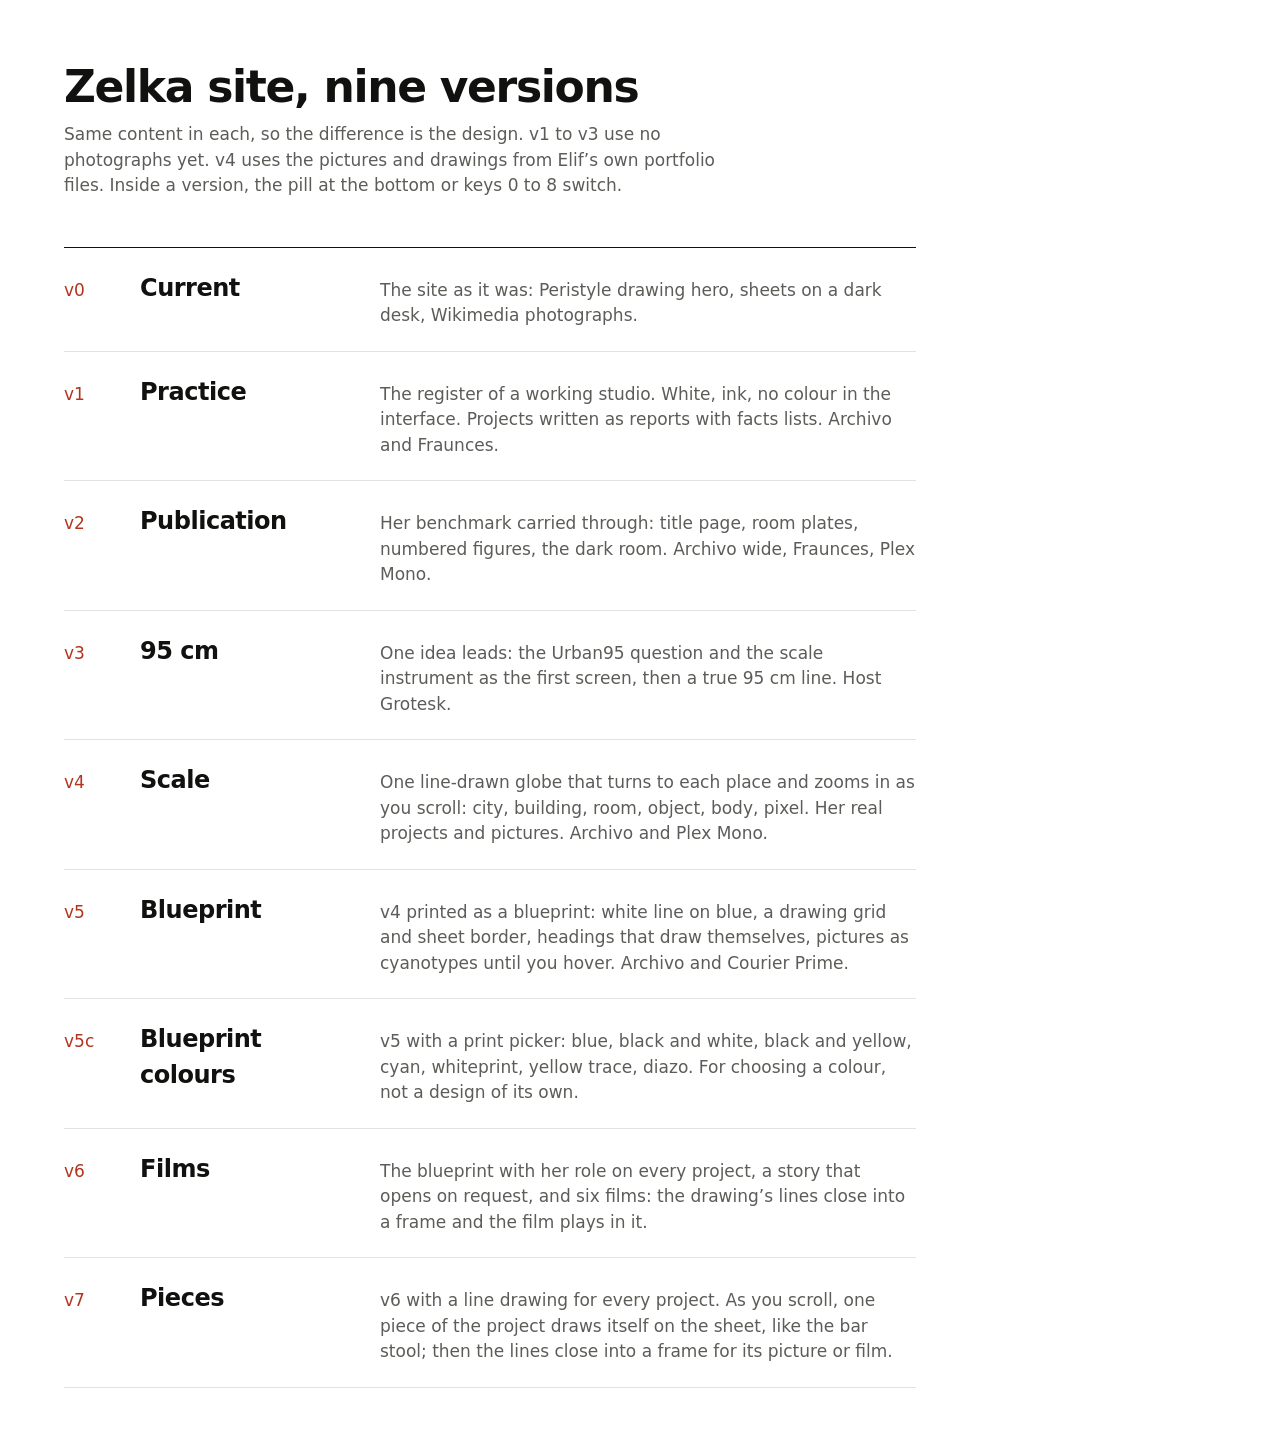
<file: versions.html>
<!doctype html>
<html lang="en">
<head>
<meta charset="utf-8">
<meta name="viewport" content="width=device-width, initial-scale=1">
<title>Zelka site: versions</title>
<meta name="robots" content="noindex">
<style>
  :root { color-scheme: light; }
  * { box-sizing: border-box; margin: 0; }
  body { font: 17px/1.5 system-ui, -apple-system, 'Helvetica Neue', sans-serif; color: #111110; background: #fff; padding: clamp(24px, 5vw, 72px); max-width: 980px; }
  h1 { font-size: clamp(28px, 4vw, 44px); font-weight: 600; letter-spacing: -0.03em; line-height: 1.05; }
  h1 + p { color: #5c5c58; margin-top: 12px; max-width: 62ch; }
  ol { list-style: none; padding: 0; margin-top: 48px; border-top: 1px solid #111110; }
  a { display: grid; grid-template-columns: 56px minmax(0, 220px) minmax(0, 1fr); gap: 20px; align-items: baseline; padding: 22px 0; border-bottom: 1px solid #e2e2de; color: inherit; text-decoration: none; }
  a:hover b { text-decoration: underline; text-underline-offset: 0.2em; }
  a:focus-visible { outline: 2px solid #B3341F; outline-offset: 2px; }
  span:first-child { color: #B3341F; font-variant-numeric: tabular-nums; }
  b { font-size: 24px; font-weight: 600; letter-spacing: -0.02em; }
  span:last-child { color: #5c5c58; }
  @media (max-width: 640px) { a { grid-template-columns: 40px minmax(0, 1fr); } span:last-child { grid-column: 2; } }
</style>
</head>
<body>
<h1>Zelka site, nine versions</h1>
<p>Same content in each, so the difference is the design. v1 to v3 use no photographs yet. v4 uses the pictures and drawings from Elif’s own portfolio files. Inside a version, the pill at the bottom or keys 0 to 8 switch.</p>
<ol>
  <li><a href="index.html"><span>v0</span><b>Current</b><span>The site as it was: Peristyle drawing hero, sheets on a dark desk, Wikimedia photographs.</span></a></li>
  <li><a href="v1/"><span>v1</span><b>Practice</b><span>The register of a working studio. White, ink, no colour in the interface. Projects written as reports with facts lists. Archivo and Fraunces.</span></a></li>
  <li><a href="v2/"><span>v2</span><b>Publication</b><span>Her benchmark carried through: title page, room plates, numbered figures, the dark room. Archivo wide, Fraunces, Plex Mono.</span></a></li>
  <li><a href="v3/"><span>v3</span><b>95 cm</b><span>One idea leads: the Urban95 question and the scale instrument as the first screen, then a true 95 cm line. Host Grotesk.</span></a></li>
  <li><a href="v4/"><span>v4</span><b>Scale</b><span>One line-drawn globe that turns to each place and zooms in as you scroll: city, building, room, object, body, pixel. Her real projects and pictures. Archivo and Plex Mono.</span></a></li>
  <li><a href="v5/"><span>v5</span><b>Blueprint</b><span>v4 printed as a blueprint: white line on blue, a drawing grid and sheet border, headings that draw themselves, pictures as cyanotypes until you hover. Archivo and Courier Prime.</span></a></li>
  <li><a href="v5_colors/"><span>v5c</span><b>Blueprint colours</b><span>v5 with a print picker: blue, black and white, black and yellow, cyan, whiteprint, yellow trace, diazo. For choosing a colour, not a design of its own.</span></a></li>
  <li><a href="v6/"><span>v6</span><b>Films</b><span>The blueprint with her role on every project, a story that opens on request, and six films: the drawing’s lines close into a frame and the film plays in it.</span></a></li>
  <li><a href="v7/"><span>v7</span><b>Pieces</b><span>v6 with a line drawing for every project. As you scroll, one piece of the project draws itself on the sheet, like the bar stool; then the lines close into a frame for its picture or film.</span></a></li>
</ol>
</body>
</html>
</file>
<file: styles.css>
/* Elif Ebrar Zelka. Sheets of paper on a dark desk.
   Palette from her "Works across Scales" benchmark; one typeface, Host Grotesk. */
:root {
  --paper: #F4F1EA;
  --paper-deep: #EAE6DC;
  --ink: #191813;
  --ink2: #4A4842;
  --ink3: #9B978E;
  --dark: #111110;
  --dark2: #1C1B19;
  --bone: #E8E4DA;
  --bone2: rgba(232, 228, 218, 0.72);
  --red: #B3341F;
  --red-deep: #8E2816;

  --serif: 'Host Grotesk', 'Helvetica Neue', Arial, sans-serif;
  --grot: 'Host Grotesk', 'Helvetica Neue', Arial, sans-serif;
  --mono: 'Host Grotesk', 'Helvetica Neue', Arial, sans-serif;

  --t-display: clamp(44px, 6.6vw, 116px);
  --t-h2: clamp(34px, 4.8vw, 76px);
  --t-st: clamp(22px, 2.3vw, 34px);
  --t-body: 18px;
  --t-small: 15px;
  --t-mid: clamp(26px, 3.3vw, 48px);

  --ease-out: cubic-bezier(0.23, 1, 0.32, 1);
  --ease-in-out: cubic-bezier(0.77, 0, 0.175, 1);

  --tone: #D9D4C7;
  --tone2: #C6C0B1;
  --bar: 60px;
  --g: 16px;                          /* the desk showing between sheets */
  --m: clamp(20px, 4.4vw, 64px);      /* margin inside a sheet */
  --pad: clamp(72px, 10vw, 150px);
}

*, *::before, *::after { box-sizing: border-box; margin: 0; padding: 0; }
html { scroll-padding-top: var(--bar); scroll-behavior: smooth; -webkit-text-size-adjust: 100%; scrollbar-color: var(--red) var(--dark); }
body {
  font-family: var(--grot); font-weight: 400; font-size: var(--t-body); line-height: 1.5;
  color: var(--ink); background: var(--dark); overflow-x: hidden;
  font-variant-numeric: lining-nums; -webkit-font-smoothing: antialiased;
}
::selection { background: var(--red); color: var(--paper); }
img, svg { display: block; max-width: 100%; }
a { color: inherit; text-underline-offset: 0.2em; text-decoration-thickness: 1px; }
ul { list-style: none; }
button, input, textarea { font: inherit; color: inherit; }
button { background: none; border: 0; cursor: pointer; }
:focus-visible { outline: 2px solid var(--red); outline-offset: 3px; }
.dark :focus-visible, .back :focus-visible, .contact :focus-visible { outline-color: var(--bone); }
.vh { position: absolute; width: 1px; height: 1px; overflow: hidden; clip-path: inset(50%); white-space: nowrap; }
.skip { position: absolute; left: var(--g); top: -400px; z-index: 30; background: var(--red); color: var(--paper); padding: 12px 18px; font-family: var(--grot); font-weight: 600; }
.skip:focus { top: var(--g); }

h1, h2 { font-family: var(--grot); font-weight: 400; letter-spacing: -0.045em; line-height: 0.98; text-wrap: balance; }
h1 { font-size: var(--t-display); }
h2 { font-size: var(--t-h2); }
h3 { font-weight: 400; font-size: var(--t-st); line-height: 1.3; letter-spacing: -0.025em; text-wrap: balance; }
p { text-wrap: pretty; }
.statement { font-size: var(--t-st); line-height: 1.34; letter-spacing: -0.025em; }

/* ───── buttons ───── */
.btn {
  display: inline-block; font-family: var(--grot); font-weight: 600; font-size: var(--t-small); line-height: 1.2;
  padding: 15px 24px; background: var(--red); color: var(--paper); text-decoration: none; text-align: center;
  transition: transform 160ms var(--ease-out), background-color 200ms ease;
}
.btn:active { transform: scale(0.97); }
.btn-sm { font-size: var(--t-small); padding: 11px 16px; }
.btn-ink { background: var(--ink); }
.btn-wide { width: 100%; padding: 18px 24px; }
@media (hover: hover) and (pointer: fine) {
  .btn:hover { background: var(--ink); }
  .btn-ink:hover { background: var(--red); }
  .coupon .btn-ink:hover { background: var(--paper); color: var(--ink); }
}

/* ───── sheets ───── */
.sheet { background: var(--paper); margin: var(--g); padding: var(--pad) var(--m); }
.sheet.deep { background: var(--paper-deep); }
.sheet.dark { background: var(--dark2); color: var(--bone); }

/* ───── 1. the drawing ───── */
.hero { padding: 0; margin-top: 0; min-height: calc(100svh - var(--bar) - var(--g)); display: flex; flex-direction: column; }
.bar { position: sticky; top: 0; z-index: 20; height: var(--bar); display: flex; align-items: center; justify-content: space-between; gap: 24px; padding: 0 calc(var(--g) + var(--m)); background: var(--dark); color: var(--bone); }
.bar :focus-visible { outline-color: var(--bone); }
.mark { font-weight: 600; font-size: 18px; letter-spacing: -0.03em; text-decoration: none; padding: 8px 0; }
.bar ul { display: flex; gap: clamp(18px, 2.6vw, 40px); }
.bar ul a { position: relative; display: block; font-size: var(--t-small); font-weight: 500; text-decoration: none; padding: 8px 0; color: var(--bone2); transition: color 240ms ease; }
.bar ul a::after { content: ''; position: absolute; left: 0; right: 0; bottom: 2px; height: 2px; background: var(--red); transform: scaleX(0); transform-origin: left; transition: transform 400ms var(--ease-out); }
.bar ul a[aria-current] { color: var(--bone); }
.bar ul a[aria-current]::after { transform: scaleX(1); }
@media (hover: hover) and (pointer: fine) { .bar ul a:hover { color: var(--bone); } .bar .btn:hover { background: var(--bone); color: var(--ink); } }

.title { display: grid; grid-template-columns: repeat(12, minmax(0, 1fr)); column-gap: 24px; row-gap: clamp(12px, 2vh, 22px); padding: clamp(18px, 3vh, 36px) var(--m) clamp(16px, 2.4vh, 28px); }
.title h1 { grid-column: 1 / 13; font-size: clamp(40px, 8.4vw, 168px); white-space: nowrap; margin-left: -0.04em; line-height: 0.94; }
.w { display: inline-block; overflow: clip; overflow-clip-margin: 0.06em; padding-bottom: 0.1em; margin-bottom: -0.1em; vertical-align: top; }
.w > span { display: inline-block; animation: rise 1100ms var(--ease-out) both; animation-delay: calc(var(--i) * 90ms + 120ms); }
@keyframes rise { from { transform: translateY(108%); } to { transform: none; } }
.lede { grid-column: 1 / 13; display: flex; justify-content: space-between; align-items: end; gap: 24px; animation: settle 900ms var(--ease-out) 520ms both; }
@keyframes settle { from { opacity: 0; transform: translateY(16px); } to { opacity: 1; transform: none; } }
.lede p { font-size: 18px; line-height: 1.42; max-width: 48ch; }
.lede .btn { flex: none; }

.stage { position: relative; flex: 1 1 auto; min-height: clamp(300px, 46vh, 960px); overflow: hidden; background: var(--paper); touch-action: pan-y; cursor: crosshair; }
.stage .still, .stage canvas { position: absolute; inset: 0; width: 100%; height: 100%; }
.stage .still { object-fit: cover; }
.js .stage .still { opacity: 0; }
.js .stage.no-gl .still { opacity: 1; }
.stage.no-gl canvas, .stage.no-gl .hint { display: none; }
.hint { position: absolute; left: var(--m); bottom: 20px; background: var(--ink); color: var(--paper); font-size: var(--t-small); font-weight: 500; padding: 9px 14px; pointer-events: none; opacity: 0; transform: translateY(8px); transition: opacity 400ms var(--ease-out), transform 400ms var(--ease-out); }
.stage.is-live .hint { opacity: 1; transform: none; transition-delay: 900ms; }
.stage.is-live .hint.gone { opacity: 0; transform: translateY(8px); transition-delay: 0ms; }
.cap { font-size: var(--t-small); color: var(--ink2); margin-left: auto; }

.strip { display: flex; align-items: center; gap: clamp(12px, 2vw, 28px); padding: 12px var(--m); background: var(--paper-deep); }
.scrub { flex: 1 1 200px; max-width: 520px; display: block; }
#phase { font-family: var(--grot); font-weight: 600; font-size: var(--t-small); min-width: 9ch; }
.block { margin-left: auto; display: flex; gap: clamp(18px, 2.4vw, 40px); font-size: var(--t-small); }
.block div { display: flex; gap: 10px; }
.block dt { color: var(--ink2); }

input[type='range'] { -webkit-appearance: none; appearance: none; width: 100%; height: 32px; background: transparent; cursor: ew-resize; display: block; }
input[type='range']::-webkit-slider-runnable-track { height: 6px; background: #CBC6BA; }
input[type='range']::-moz-range-track { height: 6px; background: #CBC6BA; }
input[type='range']::-moz-range-progress { height: 6px; background: var(--ink); }
input[type='range']::-webkit-slider-thumb { -webkit-appearance: none; width: 18px; height: 22px; margin-top: -8px; background: var(--red); border: 0; border-radius: 0; transition: transform 160ms var(--ease-out); }
input[type='range']::-moz-range-thumb { width: 18px; height: 22px; background: var(--red); border: 0; border-radius: 0; }
input[type='range']:active::-webkit-slider-thumb { transform: scale(1.15); }

/* ───── 2. the position ───── */
.intro-top { display: grid; grid-template-columns: repeat(12, minmax(0, 1fr)); column-gap: 24px; align-items: end; }
.intro-top h2 { grid-column: 1 / 9; }
.intro-top .note { grid-column: 9 / 13; }
.scalebox { display: grid; grid-template-columns: repeat(12, minmax(0, 1fr)); column-gap: 24px; margin-top: clamp(48px, 7vw, 96px); align-items: stretch; }
.scale-pick { grid-column: 1 / 5; border: 0; display: flex; flex-direction: column; justify-content: space-between; min-width: 0; }
.scale-pick label { cursor: pointer; display: block; }
.scale-pick input { position: absolute; opacity: 0; }
.scale-pick label > span { display: flex; align-items: baseline; justify-content: space-between; gap: 16px; padding: 12px 0; color: var(--ink2); transition: color 240ms ease, transform 300ms var(--ease-out); }
.sc-n { font-weight: 700; letter-spacing: -0.025em; font-size: var(--t-mid); line-height: 1.05; }
.sc-r { font-size: var(--t-small); font-variant-numeric: tabular-nums; white-space: nowrap; }
.scale-pick input:checked + span { color: var(--ink); }
.scale-pick input:checked + span .sc-n { color: var(--red); }
.scale-pick input:focus-visible + span { outline: 2px solid var(--red); outline-offset: 3px; }
.scale-pick label:active > span { transform: scale(0.99); }
@media (hover: hover) and (pointer: fine) { .scale-pick label:hover > span { transform: translateX(6px); color: var(--ink); } }
.scale-stage { grid-column: 5 / 13; min-width: 0; display: flex; flex-direction: column; }
.scale-view { flex: 1 1 auto; }
.scale-view { position: relative; height: clamp(360px, 62vh, 600px); background: var(--paper-deep); overflow: hidden; }
.scale-view canvas { position: absolute; inset: 0; width: 100%; height: 100%; }
.sbar { position: absolute; right: 20px; bottom: 16px; text-align: right; color: var(--bone); font-size: var(--t-small); font-weight: 500; font-variant-numeric: tabular-nums; }
.sbar-blocks { display: flex; width: 5cm; height: 10px; margin-left: auto; }
.sbar-blocks i { flex: 1; background: var(--bone); }
.sbar-blocks i:nth-child(even) { background: var(--red); }
.sbar p { margin-top: 8px; white-space: nowrap; }
.scale-stage figcaption { font-size: var(--t-st); line-height: 1.3; letter-spacing: -0.025em; padding-bottom: 20px; max-width: 34ch; min-height: calc(2.6em + 20px); }
.scale-stage figcaption a { text-decoration-color: var(--red); text-decoration-thickness: 2px; }
.intro-low { display: grid; grid-template-columns: repeat(12, minmax(0, 1fr)); column-gap: 24px; row-gap: 48px; margin-top: clamp(64px, 9vw, 120px); align-items: start; }
.facts { grid-column: 1 / 7; display: grid; grid-template-columns: 1fr 1fr; gap: 44px 24px; }
.facts dt { font-family: var(--grot); font-weight: 500; letter-spacing: -0.03em; font-size: var(--t-mid); line-height: 1; white-space: nowrap; }
.facts dd { font-size: 18px; color: var(--ink2); margin-top: 8px; max-width: 22ch; }
.intro-photo { grid-column: 7 / 13; }

.photo { overflow: hidden; }
.photo img { width: 100%; height: auto; filter: grayscale(1) contrast(1.06); }
.photo figcaption, .plate figcaption, .doc figcaption { font-size: var(--t-small); line-height: 1.4; color: var(--ink2); padding-top: 10px; }

/* ───── 3. the index ───── */
.work-head, .sites-head, .method-head { display: grid; grid-template-columns: repeat(12, minmax(0, 1fr)); column-gap: 24px; align-items: end; margin-bottom: clamp(40px, 6vw, 88px); }
.work-head h2, .sites-head h2, .method-head h2 { grid-column: 1 / 8; }
.work-head p, .sites-head p, .method-head p { grid-column: 9 / 13; }
.row button { display: block; width: 100%; text-align: left; padding: 14px 0 14px 0; color: var(--ink2); transition: color 240ms ease, transform 300ms var(--ease-out); }
.row-t { display: block; font-family: var(--grot); font-weight: 700; letter-spacing: -0.025em; font-size: var(--t-mid); line-height: 1.05; }
.row-m { display: block; font-size: var(--t-small); margin-top: 4px; }
.row.is-on button { color: var(--ink); }
.row.is-on .row-t { color: var(--red); }
.row button:active { transform: scale(0.99); }
.plate { background: var(--paper); padding: 14px 14px 16px; }
.plate svg { width: 100% !important; height: min(56vh, 500px) !important; background: var(--paper) !important; border: 0 !important; }
.plate-dark { background: var(--dark); }
.plate-dark figcaption, .plate-word figcaption { color: var(--bone2); }
.plate-word { background: var(--dark); color: var(--bone); }
.plate-word p { height: min(56vh, 500px); display: flex; align-items: flex-end; font-family: var(--grot); font-weight: 500; letter-spacing: -0.035em; font-size: clamp(48px, 6.4vw, 104px); line-height: 0.9; }
.js .index:not(.is-framed) .row:not(.is-on) .plate { display: none; }
.index:not(.is-framed) .plate { margin: 6px 0 22px; }
.index:not(.is-framed) .plate svg { height: auto !important; max-height: 70vh; }
.index:not(.is-framed) .plate-word p { height: auto; padding-top: 80px; }
@media (min-width: 900px) {
  .index.is-framed { display: grid; grid-template-columns: minmax(0, 6fr) minmax(0, 6fr); column-gap: 48px; align-items: start; }
  .index.is-framed .frame { position: sticky; top: calc(var(--bar) + 24px); display: grid; }
  .index.is-framed .plate { grid-area: 1 / 1; opacity: 0; visibility: hidden; transition: opacity 240ms ease, visibility 0s 240ms; }
  .index.is-framed .plate.is-on { opacity: 1; visibility: visible; transition: opacity 240ms ease; }
  @media (hover: hover) and (pointer: fine) { .row button:hover { transform: translateX(6px); } }
}

/* ───── 4. 95 cm, drawn at 1 : 1 ───── */
.observe { display: grid; grid-template-columns: minmax(0, 5fr) 72px minmax(0, 7fr); column-gap: clamp(16px, 3vw, 48px); align-items: start; padding-bottom: 0; }
.measure { position: sticky; top: calc(var(--bar) + 40px); }
.measure h2 { color: var(--red); font-size: var(--t-st); letter-spacing: -0.025em; }
.measure .num { display: block; color: var(--ink); font-size: clamp(120px, 17vw, 260px); letter-spacing: -0.05em; line-height: 0.8; margin-bottom: 14px; margin-left: -0.05em; font-weight: 300; font-variant-numeric: tabular-nums; }
.measure-note { margin-top: 14px; color: var(--ink2); max-width: 26ch; }
.rule95 { position: relative; height: 95cm; background: var(--red); width: 8px; }
.tick { font-style: normal; position: absolute; left: 8px; width: 12px; height: 3px; margin-top: -1px; background: var(--red); }
.tick.major { width: 26px; }
.tick span { position: absolute; left: 34px; top: 50%; transform: translateY(-50%); font-size: var(--t-small); font-weight: 500; color: var(--ink); font-variant-numeric: tabular-nums; }
.evidence { min-height: 95cm; display: flex; flex-direction: column; justify-content: space-between; gap: 48px; }
.evidence h3 + p { margin-top: 20px; }
.evidence p { max-width: 58ch; }
.seen { font-size: clamp(24px, 2.5vw, 36px); line-height: 1.15; letter-spacing: -0.03em; }
.doc { background: var(--paper-deep); padding: 14px 14px 16px; transform: rotate(-0.5deg); }
.doc svg { width: 100%; height: auto; }
.evidence .statement { max-width: 34ch; }
.data { display: flex; flex-wrap: wrap; gap: 28px clamp(28px, 5vw, 64px); }
.data dt { font-family: var(--grot); font-weight: 500; font-size: var(--t-mid); letter-spacing: -0.03em; line-height: 1; font-variant-numeric: tabular-nums; }
.data dd { font-size: var(--t-small); color: var(--ink2); margin-top: 8px; max-width: 17ch; line-height: 1.35; }
.source { font-size: var(--t-small); color: var(--ink2); margin-top: 24px; }
.ground { grid-column: 1 / -1; margin: 0 calc(-1 * var(--m)); padding: 18px var(--m) 20px; background: var(--ink); color: var(--bone); font-size: var(--t-small); font-weight: 500; }
.js [data-ri] { opacity: 0; transform: translateY(28px); transition: opacity 800ms var(--ease-out), transform 800ms var(--ease-out); }
.js [data-ri].in { opacity: 1; transform: none; }
.js .doc[data-ri] { transform: translateY(28px) rotate(1.5deg); }
.js .doc[data-ri].in { transform: rotate(-0.5deg); }

/* ───── 5. sites ───── */
.sites-grid { display: grid; grid-template-columns: repeat(12, minmax(0, 1fr)); gap: 40px 24px; align-items: start; }
.s1 { grid-column: 1 / 8; } .s2 { grid-column: 8 / 13; margin-top: clamp(40px, 8vw, 120px); } .s3 { grid-column: 1 / 13; }
.s1 img { aspect-ratio: 16 / 10; object-fit: cover; } .s2 img { aspect-ratio: 4 / 3; object-fit: cover; } .s3 img { aspect-ratio: 21 / 8; object-fit: cover; object-position: 50% 62%; }

/* ───── 6. method ───── */
.verbs { display: flex; flex-wrap: wrap; gap: 0.02em 0.28em; font-family: var(--grot); font-weight: 500; letter-spacing: -0.04em; line-height: 0.98; font-size: clamp(44px, 9.6vw, 156px); font-weight: 400; }
.verbs li { color: var(--ink); transition: color 600ms var(--ease-out); }
.js .verbs li:not(.on) { color: #CDC8BC; }

/* ───── 7. the dark room ───── */
.direct-top { display: grid; grid-template-columns: minmax(0, 6fr) minmax(0, 6fr); column-gap: clamp(32px, 5vw, 80px); align-items: end; }
.direct-text > * + * { margin-top: 28px; }
.direct-text p:not(.statement) { color: var(--bone2); max-width: 54ch; }
.tree canvas { display: none; width: 100%; aspect-ratio: 5 / 4; background: var(--dark); }
.js .tree canvas { display: block; }
.js .tree .tree-still { display: none; }
.iter { display: none; padding-top: 14px; font-size: var(--t-small); }
.js .iter { display: grid; grid-template-columns: auto minmax(0, 1fr); column-gap: 20px; align-items: center; }
.iter label { font-weight: 600; font-variant-numeric: tabular-nums; white-space: nowrap; }
.iter p { grid-column: 1 / -1; color: var(--bone2); min-height: 3em; padding-top: 6px; }
.iter input[type='range']::-webkit-slider-runnable-track { background: #3A3936; }
.iter input[type='range']::-moz-range-track { background: #3A3936; }
.iter input[type='range']::-moz-range-progress { background: var(--bone); }
.tree svg { position: static !important; width: 100% !important; height: auto !important; aspect-ratio: 5 / 4; }
.tree svg [stroke^='rgba(232'] { stroke: rgba(232, 228, 218, 0.4); stroke-width: 2; }
.tree svg [fill^='rgba(232,228,218,0.09'] { fill: rgba(232, 228, 218, 0.6); }
.plate .tree-svg, .plate-dark svg { background: var(--dark) !important; }
.plate-dark svg [stroke^='rgba(232'] { stroke: rgba(232, 228, 218, 0.34); }
.plate-dark svg [fill^='rgba(232,228,218,0.09'] { fill: rgba(232, 228, 218, 0.6); }
.briefs { display: grid; grid-template-columns: repeat(4, minmax(0, 1fr)); gap: 16px; margin-top: clamp(56px, 8vw, 112px); }
.brief { background: var(--dark); padding: clamp(20px, 2.6vw, 34px); }
.brief h3 { font-family: var(--grot); font-weight: 600; font-size: var(--t-small); letter-spacing: 0; color: var(--bone); display: flex; justify-content: space-between; align-items: center; gap: 12px; }
.stamp { background: var(--red); color: var(--paper); font-size: var(--t-small); padding: 7px 12px; line-height: 1.2; transform: rotate(-3deg); }
.brief p { margin-top: 18px; line-height: 1.5; }
.brief s { text-decoration-color: #E0553C; text-decoration-thickness: 2px; color: var(--bone2); }
.brief .meta { font-size: var(--t-small); color: var(--bone2); }

/* ───── 8. the coupon ───── */
.contact { padding: clamp(72px, 9vw, 130px) var(--g); }
.coupon { position: relative; max-width: 1180px; margin: 0 auto; background: var(--red); color: var(--paper); display: grid; grid-template-columns: 46% 54%; }
.coupon::before, .coupon::after { content: ''; position: absolute; left: 46%; width: 30px; height: 30px; margin-left: -15px; border-radius: 50%; background: var(--dark); }
.coupon::before { top: -15px; } .coupon::after { bottom: -15px; }
.coupon-a { padding: clamp(28px, 4vw, 56px); display: flex; flex-direction: column; justify-content: space-between; gap: 40px; }
.coupon-a h2 { font-size: var(--t-h2); }
.coupon-a p { max-width: 34ch; }
.coupon-b { padding: clamp(28px, 4vw, 56px); border-left: 5px dotted var(--dark); display: grid; gap: 10px; align-content: center; }
.coupon-b input[type='text'], .coupon-b input[type='email'], .coupon-b textarea { width: 100%; background: var(--red-deep); border: 0; border-radius: 0; padding: 16px 18px; color: var(--paper); font-size: 18px; resize: vertical; }
.coupon-b ::placeholder { color: rgba(244, 241, 234, 0.82); opacity: 1; }
.coupon-b [aria-invalid='true'] { outline: 2px solid var(--paper); outline-offset: -2px; }
.scales { border: 0; display: flex; flex-wrap: wrap; gap: 6px; }
.scales label { flex: 1 1 auto; cursor: pointer; }
.scales input { position: absolute; opacity: 0; }
.scales span { display: block; text-align: center; padding: 13px 12px; background: var(--red-deep); font-family: var(--grot); font-weight: 600; font-size: var(--t-small); transition: background-color 200ms ease, color 200ms ease, transform 160ms var(--ease-out); }
.scales input:checked + span { background: var(--paper); color: var(--ink); }
.scales input:focus-visible + span { outline: 2px solid var(--paper); outline-offset: 2px; }
.scales label:active span { transform: scale(0.97); }
.form-error { background: var(--paper); color: var(--ink); padding: 12px 16px; font-size: var(--t-small); }

/* ───── the back ───── */
.back { color: var(--bone); padding: 0 var(--g) 40px; overflow-x: clip; }
.back-name { font-family: var(--grot); font-weight: 500; letter-spacing: -0.05em; line-height: 0.8; font-size: 43vw; white-space: nowrap; margin-left: -0.05em; }
.back-cols { display: grid; grid-template-columns: minmax(0, 7fr) minmax(0, 5fr); column-gap: 24px; margin-top: clamp(40px, 5vw, 72px); padding: 0 var(--m); }
.back-sign { font-size: var(--t-st); line-height: 1.2; margin-bottom: 12px; }
.back-cols p:not(.back-sign) { color: var(--bone2); max-width: 40ch; }
.back-cols ul { display: grid; gap: 10px; font-family: var(--grot); font-weight: 500; }
.back-cols a { text-decoration: none; }
.credits { margin-top: 56px; padding: 0 var(--m); font-size: var(--t-small); line-height: 1.6; color: var(--bone2); max-width: 110ch; }
@media (hover: hover) and (pointer: fine) { .back-cols a:hover { color: #E7745C; } }

/* ───── entrances: parts of a section rise in turn, once ───── */
.js [data-rv] > * > *:not(span):not(.frame), .js [data-rv] > .verbs {
  transition: opacity 800ms var(--ease-out), transform 800ms var(--ease-out);
}
.js [data-rv]:not(.in) > * > *:not(span):not(.frame), .js [data-rv]:not(.in) > .verbs { opacity: 0; transform: translateY(28px); }
.js [data-rv] > * > *:nth-child(2) { transition-delay: 80ms; }
.js [data-rv] > * > *:nth-child(3) { transition-delay: 160ms; }
.js [data-rv] > * > *:nth-child(4) { transition-delay: 240ms; }
.js [data-rv] > * > *:nth-child(n + 5) { transition-delay: 300ms; }
.js [data-rv] > *:nth-child(2) > * { transition-delay: 200ms; }
.js [data-rv] > *:nth-child(2) > *:nth-child(2) { transition-delay: 280ms; }
.js [data-rv] > *:nth-child(2) > *:nth-child(n + 3) { transition-delay: 360ms; }
.js [data-rv] h2 { transition: opacity 500ms ease, transform 1100ms var(--ease-out), clip-path 1100ms var(--ease-out); clip-path: inset(-20% -6% -20% -6%); }
.js [data-rv]:not(.in) h2 { clip-path: inset(-20% -6% 100% -6%); transform: translateY(44px); }
.js .photo img { transition: transform 1600ms var(--ease-out), clip-path 1000ms var(--ease-out); clip-path: inset(0); }
.js .photo:not(.seen-it) img { transform: scale(1.14); clip-path: inset(100% 0 0 0); }
.js [data-rv] .row, .js [data-rv] .scale-pick label { transition: opacity 700ms var(--ease-out), transform 700ms var(--ease-out); transition-delay: calc(var(--i, 0) * 60ms + 240ms); }
.js [data-rv]:not(.in) .row, .js [data-rv]:not(.in) .scale-pick label { opacity: 0; transform: translateY(20px); }
.back-name span { display: inline-block; transition: opacity 900ms var(--ease-out), transform 1200ms var(--ease-out); transition-delay: calc(var(--i, 0) * 70ms); }
.js [data-rv]:not(.in) .back-name span { opacity: 0; transform: translateY(22%); }
@media (hover: hover) and (pointer: fine) {
  .sites-grid .photo img { transition: transform 1600ms var(--ease-out), clip-path 1300ms var(--ease-in-out), filter 500ms ease; }
  .sites-grid .photo:hover img { filter: grayscale(0) contrast(1); transform: scale(1.03); }
}

/* ───── narrower sheets ───── */
@media (max-width: 1250px) { .briefs { grid-template-columns: repeat(2, minmax(0, 1fr)); } }
@media (max-width: 1000px) {
  .block { display: none; }
  .title h1, .intro-top h2, .work-head h2, .sites-head h2, .method-head h2 { grid-column: 1 / 13; white-space: normal; }
  .lede, .intro-top .note, .work-head p, .sites-head p, .method-head p { grid-column: 1 / 11; margin-top: 20px; }
  .title { align-items: start; }
  .facts { grid-column: 1 / 13; } .intro-photo { grid-column: 1 / 13; }
  .direct-top { grid-template-columns: 1fr; row-gap: 40px; }
  .scale-pick { grid-column: 1 / 13; display: grid; grid-template-columns: repeat(5, minmax(0, 1fr)); gap: 6px; margin-bottom: 12px; }
  .scale-pick label > span { display: block; text-align: center; padding: 13px 2px; background: var(--paper-deep); }
  .scale-pick input:checked + span { background: var(--ink); }
  .scale-pick input:checked + span .sc-n { color: var(--paper); }
  .sc-n { font-size: var(--t-small); font-weight: 600; letter-spacing: 0; }
  .sc-r { display: none; }
  .scale-stage { grid-column: 1 / 13; }
  .observe { grid-template-columns: minmax(0, 4fr) 64px minmax(0, 8fr); }
}
@media (max-width: 700px) {
  :root { --g: 8px; }
  .title h1 { font-size: 12vw; white-space: normal; }
  .lede { flex-direction: column; align-items: start; gap: 16px; }
  .briefs { grid-template-columns: 1fr; }
  .scale-view { height: 470px; }
  .sc-n { font-size: 14px; }
  .sbar { right: 12px; }
  .sbar-blocks { width: 3cm; }
  .bar ul { display: none; }
  .lede, .intro-top .note, .work-head p, .sites-head p, .method-head p { grid-column: 1 / 13; }
  .stage { min-height: 0; flex: 1 0 auto; aspect-ratio: 4 / 4.4; }
  .verbs { font-size: 14.5vw; }
  .scales label { flex: 1 1 28%; }
  .scene-note { font-size: 19px; }
  .scene-axis { font-size: 13px; }
  .strip { flex-wrap: wrap; }
  .observe { grid-template-columns: 40px minmax(0, 1fr); column-gap: 8px; }
  .measure { grid-column: 1 / -1; z-index: 2; top: var(--bar); margin: 0 calc(-1 * var(--m)); padding: 10px var(--m) 12px; background: var(--paper); }
  .measure h2 { display: flex; align-items: baseline; gap: 10px; }
  .measure .num { font-size: 64px; margin: 0; line-height: 0.9; }
  .measure-note { display: none; }
  .tick { width: 8px; } .tick.major { width: 14px; } .tick span { left: 18px; font-size: 12px; }
  .rule95 { margin-top: 24px; } .evidence { padding-top: 24px; }
  .sites-grid { gap: 28px 0; }
  .s1, .s2, .s3 { grid-column: 1 / 13; margin-top: 0; }
  .s3 img { aspect-ratio: 4 / 3; }
  .coupon { grid-template-columns: 1fr; }
  .coupon::before, .coupon::after { left: auto; top: auto; bottom: auto; margin: 0; }
  .coupon-b { border-left: 0; border-top: 5px dotted var(--dark); }
  .coupon::before, .coupon::after { display: none; }
  .back-cols { grid-template-columns: 1fr; row-gap: 32px; }
}

@media (prefers-reduced-motion: reduce) {
  html { scroll-behavior: auto; }
  .js [data-rv]:not(.in) > * > *:not(span):not(.frame), .js [data-rv]:not(.in) > .verbs, .js [data-rv]:not(.in) .photo img { transform: none; }
  .btn, .row button, .scales span { transition-property: background-color, color; }
  .w > span, .lede { animation: none; }
  .js [data-ri], .js .doc[data-ri] { transform: none; }
  .js .doc[data-ri].in { transform: rotate(-0.5deg); }
  .js [data-rv]:not(.in) h2, .js .photo:not(.seen-it) img, .js [data-rv]:not(.in) .row, .js [data-rv]:not(.in) .scale-pick label, .js [data-rv]:not(.in) .back-name span { transform: none; clip-path: none; }
  .verbs li { transition: none; }
}
</file>
<file: shared/drawings.css>
/* The drawing hand and the working parts every version shares.
   A version supplies: --paper --paper-deep --tone --tone2 --ink --ink2 --ink3
   --red --dark --bone --mono --ease. Everything typographic stays in its own file. */

*, *::before, *::after { box-sizing: border-box; margin: 0; padding: 0; }
html { -webkit-text-size-adjust: 100%; }
img, svg, canvas { display: block; max-width: 100%; }
a { color: inherit; text-underline-offset: 0.2em; text-decoration-thickness: 1px; }
ul, ol { list-style: none; }
button, input, textarea { font: inherit; color: inherit; }
button { background: none; border: 0; cursor: pointer; }
::selection { background: var(--red); color: var(--paper); }
:focus-visible { outline: 2px solid var(--red); outline-offset: 3px; }
.vh { position: absolute; width: 1px; height: 1px; overflow: hidden; clip-path: inset(50%); white-space: nowrap; }
.skip { position: absolute; left: 12px; top: -400px; z-index: 99; background: var(--ink); color: var(--paper); padding: 12px 18px; }
.skip:focus { top: 12px; }
[hidden] { display: none !important; }

/* ── one entrance ── */
.js [data-rv] { opacity: 0; transform: translateY(8px); transition: opacity 600ms var(--ease), transform 600ms var(--ease); }
.js [data-rv].in { opacity: 1; transform: none; }

/* ── drawings: two weights, ink and red, mono notes ── */
[data-fig] svg { width: 100%; height: auto; overflow: visible; fill: none; stroke: none; }
[data-fig] .hair { stroke: var(--ink); stroke-width: 0.6; fill: none; }
[data-fig] .cut { stroke: var(--ink); stroke-width: 1.3; fill: none; }
[data-fig] .soft { stroke: var(--ink3); }
[data-fig] .solid { fill: var(--ink); stroke: none; }
[data-fig] .red.hair, [data-fig] .red.cut, [data-fig] .red .hair, [data-fig] .red .cut { stroke: var(--red); }
[data-fig] .red .solid { fill: var(--red); }
[data-fig] text { font-family: var(--mono); font-size: 8px; letter-spacing: 0.06em; fill: var(--ink); stroke: none; }
[data-fig] .red text { fill: var(--red); }
[data-fig] text.quiet { fill: var(--ink3); font-size: 7px; }
/* lines draw on once; notes follow */
.js [data-fig] .d path { stroke-dasharray: 1; stroke-dashoffset: 1; transition: stroke-dashoffset 1400ms var(--ease); }
.js [data-fig].in .d path { stroke-dashoffset: 0; }
.js [data-fig] .d path:nth-child(2n) { transition-delay: 120ms; }
.js [data-fig] .d path:nth-child(3n) { transition-delay: 240ms; }
.js [data-fig] .late { opacity: 0; transition: opacity 600ms var(--ease) 900ms; }
.js [data-fig].in .late { opacity: 1; }
figcaption, .cap { font-family: var(--mono); color: var(--ink2); }
figcaption b, .cap b { color: var(--red); font-weight: inherit; }

/* ── the count table ── */
[data-fig='counts'] { overflow-x: auto; }
.counts { width: 100%; border-collapse: collapse; font-family: var(--mono); font-size: 13px; font-variant-numeric: tabular-nums; }
.counts th { text-align: right; font-weight: 400; color: var(--ink2); padding: 0 0 8px 12px; border-bottom: 1px solid var(--ink); white-space: nowrap; text-transform: uppercase; letter-spacing: 0.06em; font-size: 11px; }
.counts td { text-align: right; padding: 7px 0 7px 12px; border-bottom: 1px solid var(--tone); }
.counts th:nth-child(-n + 3), .counts td:nth-child(-n + 3) { text-align: left; padding-left: 0; padding-right: 12px; }
.counts .key td { color: var(--ink); border-bottom-color: var(--red); }
.counts .key b { font-weight: 500; color: var(--red); }
@media (max-width: 560px) { .counts th:nth-child(2), .counts td:nth-child(2) { display: none; } .counts { font-size: 12px; } }

/* ── the scale instrument ── */
.scalebox { display: grid; gap: 14px; }
.scale-pick { border: 0; display: grid; grid-template-columns: repeat(5, minmax(0, 1fr)); gap: 0; border-top: 1px solid var(--ink); }
.scale-pick label { cursor: pointer; display: block; }
.scale-pick input { position: absolute; opacity: 0; }
.scale-pick label > span { display: block; padding: 10px 0 12px; color: var(--ink3); border-top: 3px solid transparent; margin-top: -1px; transition: color 200ms ease, border-color 200ms ease; }
.sc-n { display: block; font-weight: 600; font-size: clamp(14px, 1.5vw, 20px); letter-spacing: -0.01em; line-height: 1.1; }
.sc-r { display: block; font-family: var(--mono); font-size: 11px; margin-top: 4px; font-variant-numeric: tabular-nums; white-space: nowrap; }
.scale-pick input:checked + span { color: var(--ink); border-top-color: var(--red); }
.scale-pick input:focus-visible + span { outline: 2px solid var(--red); outline-offset: 2px; }
@media (hover: hover) and (pointer: fine) { .scale-pick label:hover > span { color: var(--ink); } }
.scale-view { position: relative; height: clamp(300px, 52vh, 560px); background: var(--paper-deep); overflow: hidden; }
.scale-view canvas { position: absolute; inset: 0; width: 100%; height: 100%; }
.sbar { position: absolute; right: 16px; bottom: 12px; text-align: right; color: var(--paper); font-family: var(--mono); font-size: 11px; font-variant-numeric: tabular-nums; }
.sbar-blocks { display: flex; width: 5cm; height: 6px; margin-left: auto; }
.sbar-blocks i { flex: 1; background: var(--paper); }
.sbar-blocks i:nth-child(even) { background: var(--red); }
.sbar p { margin-top: 6px; white-space: nowrap; }
.scale-stage figcaption { padding-top: 12px; min-height: 3.4em; max-width: 60ch; }
.scale-stage figcaption a { color: var(--red); }
@media (max-width: 560px) { .sc-r { display: none; } .sbar-blocks { width: 3cm; } .scale-view { height: 380px; } }

/* ── Tree of Life ── */
.tree canvas { width: 100%; aspect-ratio: 5 / 4; background: var(--dark); }
.iter { display: grid; grid-template-columns: auto minmax(0, 1fr); column-gap: 20px; align-items: center; padding-top: 12px; font-family: var(--mono); font-size: 12px; color: var(--bone); }
.iter label { white-space: nowrap; font-variant-numeric: tabular-nums; }
.iter p { grid-column: 1 / -1; opacity: 0.7; min-height: 3em; padding-top: 4px; }
input[type='range'] { -webkit-appearance: none; appearance: none; width: 100%; height: 32px; background: transparent; cursor: ew-resize; display: block; }
input[type='range']::-webkit-slider-runnable-track { height: 1px; background: currentColor; }
input[type='range']::-moz-range-track { height: 1px; background: currentColor; }
input[type='range']::-webkit-slider-thumb { -webkit-appearance: none; width: 3px; height: 22px; margin-top: -11px; background: var(--red); border: 0; border-radius: 0; }
input[type='range']::-moz-range-thumb { width: 3px; height: 22px; background: var(--red); border: 0; border-radius: 0; }

/* ── photographs, when they exist: whole, in their own colour ── */
.plate img { width: 100%; height: auto; background: var(--paper-deep); }
.plate figcaption { padding-top: 8px; font-size: 11px; }

@media (prefers-reduced-motion: reduce) {
  html { scroll-behavior: auto !important; }
  *, *::before, *::after { transition: none !important; animation: none !important; }
  .js [data-rv], .js [data-fig] .late { opacity: 1; transform: none; }
  .js [data-fig] .d path { stroke-dashoffset: 0; }
}

/* ── pictures open large (zoom.js) ── */
img[data-zoom] { cursor: zoom-in; }
.zoom { position: fixed; inset: 0; width: 100%; height: 100%; max-width: none; max-height: none; border: 0; overflow: hidden; cursor: zoom-out; color: var(--bone); background-color: transparent; transition: background-color 260ms ease; }
.zoom::backdrop { background: transparent; }
.zoom.open { background-color: rgba(8, 10, 16, 0.93); background-color: color-mix(in srgb, var(--dark) 93%, transparent); }
.zoom-img { position: absolute; max-width: none; transform-origin: 0 0; transition: transform 280ms cubic-bezier(0.22, 0.61, 0.36, 1); will-change: transform; }
.zoom.open .zoom-img { transition-duration: 380ms; }
.zoom-cap { position: absolute; font-family: var(--mono); font-size: 12px; line-height: 1.4; opacity: 0; transition: opacity 160ms ease; }
.zoom-x { position: absolute; top: 10px; right: 12px; min-height: 40px; padding: 8px 16px; border: 1px solid currentColor; color: inherit; font-family: var(--mono); font-size: 12px; text-transform: uppercase; letter-spacing: 0.08em; opacity: 0; transition: opacity 160ms ease, background-color 160ms ease, color 160ms ease; }
.zoom-x::after { content: ' ×'; }
.zoom.open .zoom-cap, .zoom.open .zoom-x { opacity: 1; }
@media (hover: hover) { .zoom-x:hover { background: var(--bone); color: var(--dark); } }
</file>
<file: v1/v1.css>
/* v1, Practice. The register of a working studio: white paper, ink, no colour in
   the interface. The work supplies the colour; red lives only inside drawings.
   Archivo for structure, Fraunces for reading. Hovers change tone, nothing else. */
:root {
  --paper: #ffffff; --paper-deep: #f4f4f1; --tone: #e2e2de; --tone2: #cfcfca;
  --ink: #111110; --ink2: #5c5c58; --ink3: #6b6b67;
  --dark: #111110; --bone: #f4f4f1;
  --red: #B3341F;
  --grot: 'Archivo', 'Helvetica Neue', Arial, sans-serif;
  --serif: 'Fraunces', Georgia, serif;
  --mono: 'IBM Plex Mono', 'Courier New', monospace;
  --ease: cubic-bezier(0.22, 0.61, 0.36, 1);
  --m: clamp(1.25rem, 2.4vw, 2.75rem);
  --t-nav: clamp(1.5rem, 2.5vw, 2.6rem);
  --t-lead: clamp(1.125rem, 1.5vw, 1.5rem);
  --t-body: clamp(1.0625rem, 1.15vw, 1.1875rem);
  --t-small: clamp(0.8125rem, 0.95vw, 0.9375rem);
  --rhythm: clamp(4rem, 9vw, 8rem);
}
html { scroll-behavior: smooth; scroll-padding-top: var(--m); }
body { font-family: var(--grot); font-size: var(--t-body); line-height: 1.5; color: var(--ink); background: var(--paper); }
a { text-decoration: none; transition: opacity 160ms var(--ease), color 160ms var(--ease); }

/* the word stack, pinned to the bottom left corner */
.stack { position: fixed; left: var(--m); bottom: var(--m); z-index: 10; display: flex; flex-direction: column; font-size: var(--t-nav); font-weight: 600; line-height: 1.04; letter-spacing: -0.02em; }
.stack .brand { text-transform: uppercase; font-weight: 700; letter-spacing: 0.01em; margin-top: 0.5em; }
@media (hover: hover) { .stack a:hover { opacity: 0.5; } }

/* everything else lives in the right 60% */
.col { margin-left: 40%; padding: 0 var(--m) var(--rhythm) 0; }

.first { min-height: 100svh; display: flex; flex-direction: column; justify-content: space-between; gap: 3rem; padding: var(--m) 0; }
.index { counter-reset: n; }
.index a { display: grid; grid-template-columns: minmax(0, 1fr) auto; align-items: baseline; gap: 1.5rem; padding: 0.42em 0; border-bottom: 1px solid var(--tone); }
.index li:first-child a { padding-top: 0; }
.index .t { font-size: var(--t-nav); font-weight: 600; letter-spacing: -0.02em; line-height: 1.1; }
.index .m { font-size: var(--t-small); color: var(--ink3); text-align: right; }
@media (hover: hover) { .index:hover a { opacity: 0.4; } .index a:hover { opacity: 1; } }
.who { max-width: 34rem; margin-left: auto; text-align: right; }
.who h1 { font-size: var(--t-lead); font-weight: 600; letter-spacing: -0.02em; line-height: 1.28; }
.who p { font-size: var(--t-lead); font-weight: 400; color: var(--ink2); line-height: 1.35; letter-spacing: -0.01em; text-wrap: pretty; }

/* a project, written as a report */
.project { padding-top: var(--rhythm); }
.project h2 { font-size: var(--t-nav); font-weight: 600; letter-spacing: -0.02em; line-height: 1.1; margin-bottom: 1.5rem; }
.read { font-family: var(--serif); font-weight: 400; line-height: 1.62; }
.read > p { max-width: 62ch; text-wrap: pretty; }
.read > p + p, .read > figure + p, .read > div + p { margin-top: 1.1em; }
.read b { font-weight: 500; font-variant-numeric: tabular-nums; }
.run { font-family: var(--grot); font-size: 0.8em; font-weight: 600; text-transform: uppercase; letter-spacing: 0.06em; display: block; margin-bottom: 0.2em; }
.fig, .plate, .room { margin: 3rem 0; }
.fig.narrow { max-width: 26rem; }
.fig > [data-fig='finike'], .fig > [data-fig='notation'] { border: 1px solid var(--tone); padding: 1.25rem; }
figcaption { font-family: var(--grot); font-size: var(--t-small); color: var(--ink3); margin-top: 0.75rem; line-height: 1.5; max-width: 60ch; }
.room { background: var(--dark); padding: clamp(1rem, 2vw, 2rem); }

.facts { margin-top: 2.5rem; font-size: var(--t-small); max-width: 62ch; }
.facts div { display: grid; grid-template-columns: 7rem minmax(0, 1fr); gap: 1rem; padding: 0.3rem 0; }
.facts dt { color: var(--ink3); }
.facts a { text-decoration: underline; text-decoration-color: var(--tone2); }
.facts a:hover { color: var(--ink3); }
.facts.open { margin-top: 0; font-size: var(--t-body); }
.tags { margin-top: 1.5rem; font-size: 0.75rem; text-transform: uppercase; letter-spacing: 0.06em; color: var(--ink3); }

/* instrument, in this version's type */
.scale-pick { border-top-color: var(--tone); }
.sc-n { font-size: var(--t-small); }
.scale-stage figcaption { font-family: var(--serif); font-size: var(--t-body); text-transform: none; letter-spacing: 0; color: var(--ink); }

form { display: grid; max-width: 34rem; margin-top: 1rem; }
form label { font-size: var(--t-small); color: var(--ink3); margin-top: 1.25rem; }
form input, form textarea { background: transparent; border: 0; border-bottom: 1px solid var(--ink); border-radius: 0; padding: 0.4rem 0 0.6rem; font-family: var(--serif); font-size: var(--t-lead); resize: vertical; }
form input:focus-visible, form textarea:focus-visible { outline: 0; box-shadow: 0 1px 0 var(--ink); }
form [aria-invalid='true'] { border-bottom-color: var(--red); }
.form-error { font-size: var(--t-small); color: var(--red); margin-top: 1rem; }
form button { justify-self: start; margin-top: 2rem; font-size: var(--t-lead); font-weight: 600; letter-spacing: -0.02em; border-bottom: 2px solid var(--ink); padding-bottom: 2px; transition: opacity 160ms var(--ease); }
form button:hover { opacity: 0.5; }

/* this version has no scroll entrances: things are simply there */
.js [data-rv] { opacity: 1; transform: none; transition: none; }

@media (max-width: 75rem) { .col { margin-left: 30%; } }
@media (max-width: 60rem) {
  .stack { position: static; flex-direction: row-reverse; justify-content: space-between; align-items: baseline; padding: var(--m); font-size: 1.125rem; gap: 1rem; }
  .stack .brand { margin: 0 auto 0 0; }
  .col { margin-left: 0; padding-left: var(--m); }
  .first { min-height: calc(100svh - 4rem); padding-top: 1rem; }
  .who { text-align: left; margin-left: 0; }
}
@media (max-width: 34rem) {
  .index a { grid-template-columns: 1fr; gap: 0.1rem; }
  .index .m { text-align: left; }
  .facts div { grid-template-columns: 5.5rem minmax(0, 1fr); }
}
</file>
<file: v2/v2.css>
/* v2, Publication. Elif's benchmark carried through: a title page, room plates,
   numbered figures. Archivo wide capitals, Fraunces light, Plex Mono for notes. */
:root {
  --paper: #F4F1EA; --paper-deep: #EAE6DC; --tone: #D9D4C7; --tone2: #C6C0B1;
  --ink: #191813; --ink2: #4A4842; --ink3: #6A665E;
  --dark: #111110; --bone: #E8E4DA; --bone2: rgba(232, 228, 218, 0.66);
  --red: #B3341F;
  --serif: 'Fraunces', Georgia, serif;
  --grot: 'Archivo', 'Helvetica Neue', Arial, sans-serif;
  --mono: 'IBM Plex Mono', 'Courier New', monospace;
  --ease: cubic-bezier(0.33, 0, 0.15, 1);
  --m: clamp(20px, 5.5vw, 88px);
  --note: 12px;
}
html { scroll-behavior: smooth; scroll-padding-top: 44px; }
body { font-family: var(--serif); font-weight: 300; font-size: 18px; line-height: 1.62; color: var(--ink); background: var(--paper); overflow-x: hidden; }

/* running head, folio */
.rh { position: fixed; inset: 0 0 auto 0; z-index: 50; display: flex; justify-content: space-between; align-items: center; gap: 16px; padding: 11px var(--m); font-family: var(--mono); font-size: var(--note); letter-spacing: 0.09em; text-transform: uppercase; background: var(--paper); border-bottom: 1px solid var(--ink); transition: background-color 600ms var(--ease), color 600ms var(--ease), border-color 600ms var(--ease); }
.rh b { color: var(--red); font-weight: 400; margin-left: 0.6em; }
.rh nav { display: flex; gap: clamp(12px, 2vw, 28px); }
.rh a { text-decoration: none; }
.rh a:hover { color: var(--red); }
.rh.dk { background: var(--dark); color: var(--bone); border-bottom-color: rgba(232, 228, 218, 0.14); }
.fl { position: fixed; bottom: 14px; right: var(--m); z-index: 50; font-family: var(--mono); font-size: var(--note); letter-spacing: 0.12em; padding: 3px 8px; border: 1px solid var(--ink); background: var(--paper); transition: background-color 600ms var(--ease), color 600ms var(--ease), border-color 600ms var(--ease); }
.fl.dk { background: var(--dark); color: var(--bone); border-color: rgba(232, 228, 218, 0.2); }
@media (max-width: 640px) { .rh nav a:nth-child(-n + 3) { display: none; } }

.num, .red { font-family: var(--mono); font-size: var(--note); letter-spacing: 0.12em; text-transform: uppercase; color: var(--red); }
.serif-h { font-family: var(--serif); font-weight: 300; font-size: clamp(24px, 3vw, 34px); line-height: 1.2; letter-spacing: -0.01em; }
.serif-h.big { font-size: clamp(32px, 4.4vw, 54px); line-height: 1.06; }
figcaption { font-size: var(--note); letter-spacing: 0.04em; line-height: 1.5; margin-top: 10px; max-width: 62ch; }
.sheet { background: var(--paper-deep); padding: clamp(14px, 2vw, 24px); }

/* title page */
.tp { min-height: 100svh; display: flex; flex-direction: column; padding: 60px var(--m) 58px; }
.tp-top, .tp-foot { display: flex; justify-content: space-between; flex-wrap: wrap; gap: 8px 24px; font-family: var(--mono); font-size: var(--note); letter-spacing: 0.09em; text-transform: uppercase; color: var(--ink2); }
.tp-top { padding-bottom: 10px; border-bottom: 1px solid var(--red); }
.tp-foot { padding-top: 10px; border-top: 1px solid var(--red); }
.tp-foot span:last-child { color: var(--ink3); }
.tp-body { flex: 1; display: flex; flex-direction: column; justify-content: flex-end; padding-bottom: 7vh; }
.tp-author { font-family: var(--mono); font-size: var(--note); letter-spacing: 0.28em; text-transform: uppercase; color: var(--ink2); margin-bottom: clamp(20px, 4vh, 50px); }
.tp-title { font-family: var(--grot); font-weight: 800; font-stretch: 115%; font-size: clamp(56px, 15vw, 230px); line-height: 0.87; letter-spacing: -0.035em; text-transform: uppercase; }
.tp-title i { font-family: var(--serif); font-weight: 300; font-style: italic; text-transform: none; letter-spacing: -0.01em; font-size: 0.52em; line-height: 1.3; display: block; margin-top: 0.12em; }

/* opening */
.opening { display: grid; grid-template-columns: minmax(0, 6fr) minmax(0, 5fr); gap: clamp(40px, 8vw, 120px); padding: clamp(90px, 16vh, 200px) var(--m) clamp(60px, 10vh, 120px); align-items: center; }
.op-text { max-width: 540px; }
.op-text .num { margin-bottom: clamp(28px, 5vh, 60px); }
.op-lead { font-size: clamp(21px, 2.6vw, 30px); line-height: 1.42; }
.op-body { margin-top: 1.3em; color: var(--ink2); max-width: 52ch; }
@media (max-width: 860px) { .opening { grid-template-columns: 1fr; } .op-dwg { max-width: 460px; } }

.instrument { padding: 0 var(--m) clamp(90px, 14vh, 180px); }
.instrument .serif-h { margin: 10px 0 28px; }
.sc-n { font-family: var(--grot); font-stretch: 110%; text-transform: uppercase; font-weight: 700; letter-spacing: 0; }
.scale-stage figcaption { font-family: var(--serif); font-style: italic; font-size: clamp(17px, 1.8vw, 21px); letter-spacing: 0; color: var(--ink); }

/* contents */
.contents { padding: 0 var(--m) clamp(90px, 14vh, 180px); }
.reg { border-top: 1px solid var(--red); margin-top: 14px; }
.reg li { display: grid; grid-template-columns: 76px minmax(0, 5fr) minmax(0, 4fr) minmax(0, 2fr); gap: 16px; align-items: baseline; padding: 15px 0; border-bottom: 1px solid var(--tone); font-family: var(--mono); font-size: var(--note); letter-spacing: 0.05em; text-transform: uppercase; color: var(--ink2); }
.reg-c { color: var(--red); }
.reg-t { font-family: var(--serif); font-weight: 300; font-size: clamp(22px, 2.6vw, 34px); line-height: 1.1; letter-spacing: -0.01em; text-transform: none; color: var(--ink); text-decoration: none; transition: color 200ms ease; }
.reg-t:hover { color: var(--red); }
.reg-r { text-align: right; }
@media (max-width: 760px) { .reg li { grid-template-columns: 56px minmax(0, 1fr); } .reg-m, .reg-r { grid-column: 2; text-align: left; } }

/* room plates */
.rp { min-height: 100svh; display: flex; flex-direction: column; justify-content: center; padding: 0 var(--m); position: relative; overflow: hidden; }
.rp-title { font-family: var(--grot); font-weight: 800; font-stretch: 112%; font-size: clamp(60px, 17.4vw, 300px); line-height: 0.82; text-transform: uppercase; letter-spacing: -0.035em; margin-right: calc(var(--m) * -1.2); padding-left: 0.14em; }
.rp-num { position: absolute; top: 50%; left: var(--m); transform: translateY(-50%); writing-mode: vertical-lr; font-family: var(--mono); font-size: var(--note); letter-spacing: 0.12em; color: var(--red); }
.js .rp-num[data-rv] { transform: translateY(-50%); }
.rp-note { font-family: var(--mono); font-size: var(--note); letter-spacing: 0.04em; color: var(--ink2); margin-top: 18px; padding-left: calc(clamp(60px, 17.4vw, 300px) * 0.14); }

/* 95 cm */
.ninety-five { padding: clamp(60px, 10vh, 120px) var(--m); display: grid; grid-template-columns: minmax(0, 4fr) minmax(0, 7fr); gap: clamp(30px, 5vw, 80px); align-items: start; }
.nf-measure { position: sticky; top: 90px; }
.nf-num { font-family: var(--grot); font-weight: 800; font-size: clamp(96px, 16vw, 220px); line-height: 0.85; letter-spacing: -0.03em; }
.nf-unit { font-family: var(--mono); font-size: 13px; letter-spacing: 0.14em; text-transform: uppercase; color: var(--red); margin-top: 8px; }
.nf-dim { font-family: var(--mono); font-size: var(--note); color: var(--ink2); margin-top: 12px; letter-spacing: 0.04em; }
.nf-rule { margin-top: 18px; stroke: var(--red); stroke-width: 1.3; overflow: visible; }
.nf-evidence .serif-h { margin-bottom: 22px; }
.nf-text { max-width: 54ch; margin-bottom: 22px; }
.soft { color: var(--ink2); }
.facts { margin: 34px 0 0; border-top: 1px solid var(--ink); max-width: 640px; }
.facts div { display: grid; grid-template-columns: 90px minmax(0, 1fr); gap: 16px; padding: 9px 0; border-bottom: 1px solid var(--tone); font-family: var(--mono); font-size: 12px; line-height: 1.5; }
.facts dt { color: var(--ink3); text-transform: uppercase; letter-spacing: 0.08em; font-size: var(--note); }
.doc { margin: 44px 0 0; max-width: 640px; }
.nf-conclusion { margin-top: 50px; padding-top: 30px; border-top: 1px solid var(--red); }
.nf-conclusion > p:first-child { font-style: italic; font-size: clamp(18px, 1.9vw, 22px); line-height: 1.52; max-width: 54ch; }
.nf-data { display: flex; gap: 28px clamp(30px, 5vw, 60px); flex-wrap: wrap; margin-top: 30px; }
.nf-data dt { font-family: var(--grot); font-weight: 800; font-size: clamp(34px, 4.5vw, 54px); line-height: 1; letter-spacing: -0.02em; font-variant-numeric: tabular-nums; }
.nf-data dd { font-family: var(--mono); font-size: var(--note); letter-spacing: 0.05em; text-transform: uppercase; color: var(--ink2); margin-top: 8px; max-width: 22ch; line-height: 1.5; }
.nf-source { font-family: var(--mono); font-size: var(--note); letter-spacing: 0.04em; color: var(--ink2); margin-top: 24px; }
@media (max-width: 900px) { .ninety-five { grid-template-columns: 1fr; } .nf-measure { position: static; } }

/* counterparts */
.int { border-top: 1px solid var(--red); margin: clamp(40px, 8vh, 90px) var(--m) 0; padding-bottom: clamp(60px, 10vh, 110px); }
.int-bar { display: flex; justify-content: space-between; flex-wrap: wrap; gap: 8px; padding: 12px 0; font-family: var(--mono); font-size: var(--note); letter-spacing: 0.08em; text-transform: uppercase; color: var(--red); }
.int-grid { display: grid; grid-template-columns: minmax(0, 5fr) minmax(0, 6fr); gap: clamp(40px, 6vw, 100px); margin-top: clamp(26px, 5vh, 56px); align-items: start; }
.int-text { max-width: 44ch; margin-top: 18px; }
.int-credit { font-family: var(--mono); font-size: var(--note); color: var(--ink2); letter-spacing: 0.04em; margin-top: 18px; line-height: 1.6; }
.int-grid figure { max-width: 520px; }
@media (max-width: 860px) { .int-grid { grid-template-columns: 1fr; } }

/* the dark room */
.dk { background: var(--dark); color: var(--bone); --ink: #E8E4DA; --ink2: rgba(232, 228, 218, 0.66); --ink3: rgba(232, 228, 218, 0.4); --tone: rgba(232, 228, 218, 0.12); }
.dk :focus-visible { outline-color: var(--bone); }
.dk .rp-num, .dk .num, .dk .red { color: #E0563D; }
.rp.dk { margin-top: clamp(60px, 10vh, 120px); }
.tol { padding: clamp(40px, 8vh, 100px) var(--m) clamp(80px, 12vh, 140px); }
.tol-top { display: grid; grid-template-columns: minmax(0, 5fr) minmax(0, 6fr); gap: clamp(32px, 6vw, 100px); align-items: end; }
.tol-cap { font-family: var(--mono); font-size: var(--note); letter-spacing: 0.04em; text-transform: uppercase; color: var(--bone2); margin-top: 12px; }
.tol-thesis { font-style: italic; font-size: clamp(20px, 2.4vw, 30px); line-height: 1.42; max-width: 30ch; margin-top: clamp(28px, 5vh, 56px); }
.tol-docs { display: grid; grid-template-columns: repeat(2, minmax(0, 1fr)); gap: 0 clamp(24px, 4vw, 56px); max-width: 980px; margin-top: clamp(50px, 9vh, 100px); border-top: 1px solid rgba(232, 228, 218, 0.2); }
.tol-doc { padding: 22px 0 26px; border-bottom: 1px solid rgba(232, 228, 218, 0.12); }
.tol-doc-head { display: flex; justify-content: space-between; gap: 12px; font-family: var(--mono); font-size: var(--note); letter-spacing: 0.1em; text-transform: uppercase; color: var(--bone2); margin-bottom: 12px; }
.tol-doc-head span { color: #E0563D; }
.tol-doc-text { font-size: 17px; line-height: 1.55; font-style: italic; color: var(--bone); }
.tol-doc-text s { text-decoration-color: #E0563D; text-decoration-thickness: 1.5px; }
.tol-doc-meta { font-family: var(--mono); font-size: var(--note); letter-spacing: 0.05em; color: var(--bone2); margin-top: 12px; text-transform: uppercase; }
.tol-after { max-width: 54ch; margin-top: clamp(40px, 6vh, 70px); color: var(--bone2); }
.dk-reg { border-top: 1px solid rgba(232, 228, 218, 0.2); margin-top: clamp(50px, 8vh, 80px); }
.dk-reg-h { font-family: var(--mono); font-size: var(--note); letter-spacing: 0.1em; text-transform: uppercase; color: #E0563D; padding: 14px 0 8px; }
.dk-reg-row { display: grid; grid-template-columns: 50px 1fr 220px; gap: 12px; align-items: baseline; padding: 12px 0; border-bottom: 1px solid rgba(232, 228, 218, 0.1); font-family: var(--mono); font-size: var(--note); letter-spacing: 0.04em; text-transform: uppercase; }
.dk-reg-row span:first-child { color: #E0563D; }
.dk-reg-row span:nth-child(2) { font-family: var(--grot); font-weight: 600; font-size: 15px; }
.dk-reg-row span:last-child { color: var(--bone2); }
@media (max-width: 760px) { .tol-top, .tol-docs { grid-template-columns: 1fr; } .dk-reg-row { grid-template-columns: 40px 1fr; } .dk-reg-row span:last-child { display: none; } }

/* correspondence */
.corr { display: grid; grid-template-columns: minmax(0, 5fr) minmax(0, 6fr); gap: clamp(40px, 8vw, 120px); padding: clamp(90px, 14vh, 180px) var(--m); align-items: start; }
.corr h2 { margin-top: 18px; }
.corr form { display: grid; max-width: 560px; }
.corr label { font-family: var(--mono); font-size: var(--note); letter-spacing: 0.1em; text-transform: uppercase; color: var(--ink2); margin-top: 22px; }
.corr input, .corr textarea { background: transparent; border: 0; border-bottom: 1px solid var(--ink); border-radius: 0; padding: 8px 0 10px; font-family: var(--serif); font-size: 20px; resize: vertical; }
.corr input:focus-visible, .corr textarea:focus-visible { outline: 0; border-bottom: 2px solid var(--red); padding-bottom: 9px; }
.corr [aria-invalid='true'] { border-bottom-color: var(--red); }
.form-error { font-family: var(--mono); font-size: 12px; color: var(--red); margin-top: 16px; }
.corr button { justify-self: start; margin-top: 30px; font-family: var(--mono); font-size: 12px; letter-spacing: 0.1em; text-transform: uppercase; padding: 14px 22px; background: var(--ink); color: var(--paper); transition: background-color 200ms ease; }
.corr button:hover { background: var(--red); }
.corr button:active { transform: scale(0.98); }
@media (max-width: 860px) { .corr { grid-template-columns: 1fr; } }

.end { padding: 40px var(--m) 70px; border-top: 2px solid var(--ink); background: var(--paper-deep); font-family: var(--mono); font-size: var(--note); letter-spacing: 0.02em; color: var(--ink2); line-height: 1.9; }
</file>
<file: v3/v3.css>
/* v3, 95 cm. One idea carries the landing page: the question, and an instrument
   that answers it. No picture is needed for the first screen to mean something.
   One typeface, Host Grotesk; paper, ink and the red of the measuring line. */
:root {
  --paper: #F4F1EA; --paper-deep: #EAE6DC; --tone: #D9D4C7; --tone2: #C6C0B1;
  --ink: #191813; --ink2: #4A4842; --ink3: #85817A;
  --dark: #111110; --bone: #E8E4DA;
  --red: #B3341F;
  --grot: 'Host Grotesk', 'Helvetica Neue', Arial, sans-serif;
  --mono: var(--grot);
  --ease: cubic-bezier(0.23, 1, 0.32, 1);
  --m: clamp(20px, 4.4vw, 64px);
  --bar: 56px;
  --t-h1: clamp(34px, 4.6vw, 76px);
  --t-h2: clamp(30px, 4vw, 60px);
  --t-st: clamp(21px, 2.1vw, 30px);
  --t-small: 15px;
  --pad: clamp(72px, 11vw, 160px);
}
html { scroll-behavior: smooth; scroll-padding-top: var(--bar); }
body { font-family: var(--grot); font-size: 18px; line-height: 1.5; color: var(--ink); background: var(--paper); overflow-x: hidden; -webkit-font-smoothing: antialiased; }
h1, h2 { font-weight: 400; letter-spacing: -0.04em; line-height: 1; text-wrap: balance; }
h2 { font-size: var(--t-h2); }
h3 { font-weight: 500; font-size: var(--t-st); letter-spacing: -0.025em; line-height: 1.2; }
.red { color: var(--red); }
figcaption { font-size: 13px; line-height: 1.45; margin-top: 10px; max-width: 56ch; }
.statement { font-size: var(--t-st); line-height: 1.28; letter-spacing: -0.025em; text-wrap: balance; }
.sheet { background: var(--paper-deep); padding: clamp(14px, 2vw, 26px); }

.bar { position: sticky; top: 0; z-index: 20; height: var(--bar); display: flex; align-items: center; justify-content: space-between; gap: 20px; padding: 0 var(--m); background: var(--paper); border-bottom: 1px solid var(--ink); font-size: var(--t-small); font-weight: 500; }
.bar a { text-decoration: none; }
.bar nav { display: flex; gap: clamp(14px, 2.4vw, 34px); }
.bar nav a { color: var(--ink2); transition: color 160ms ease; }
.bar nav a:hover, .bar nav a:last-child { color: var(--red); }
@media (max-width: 620px) { .bar nav a:nth-child(-n + 3) { display: none; } }

/* first screen: the question on the left, the instrument on the right */
.hero { min-height: calc(100svh - var(--bar)); display: grid; grid-template-columns: minmax(0, 5fr) minmax(0, 7fr); gap: clamp(28px, 4vw, 72px); padding: clamp(28px, 4vw, 56px) var(--m); align-items: stretch; }
.hero-text { display: flex; flex-direction: column; justify-content: space-between; gap: 32px; }
.hero h1 { font-size: var(--t-h1); line-height: 1.02; }
.hero-text p { max-width: 40ch; color: var(--ink2); text-wrap: pretty; }
.hero-fig, .hero-fig .scalebox { display: flex; flex-direction: column; min-height: 0; }
.hero-fig .scalebox, .hero-fig .scale-stage { flex: 1 1 auto; }
.hero-fig .scale-stage { display: flex; flex-direction: column; }
.hero-fig .scale-view { flex: 1 1 auto; height: auto; min-height: 340px; }
.scale-stage figcaption { font-size: var(--t-st); line-height: 1.25; letter-spacing: -0.025em; color: var(--ink); max-width: 34ch; min-height: 2.9em; }
.scale-stage figcaption a { text-decoration-thickness: 2px; }
.sc-r, .sbar { font-size: 13px; }
@media (max-width: 900px) { .hero { grid-template-columns: 1fr; } .hero-fig .scale-view { min-height: 380px; } }

/* 95 cm, true to size */
.observe { display: grid; grid-template-columns: minmax(0, 4fr) 60px minmax(0, 7fr); column-gap: clamp(16px, 3vw, 48px); padding: var(--pad) var(--m) 0; border-top: 1px solid var(--ink); }
.measure { position: sticky; top: calc(var(--bar) + 36px); align-self: start; }
.measure h2 { color: var(--red); font-size: var(--t-st); letter-spacing: -0.025em; }
.measure .num { display: block; color: var(--ink); font-size: clamp(120px, 17vw, 260px); font-weight: 300; letter-spacing: -0.05em; line-height: 0.8; margin: 0 0 14px -0.05em; font-variant-numeric: tabular-nums; }
.measure p { margin-top: 14px; color: var(--ink2); max-width: 26ch; }
.rule95 { position: relative; height: 95cm; width: 3px; background: var(--red); }
.tick { position: absolute; left: 3px; width: 10px; height: 1px; background: var(--red); }
.tick.major { width: 22px; }
.tick span { position: absolute; left: 30px; top: 50%; transform: translateY(-50%); font-style: normal; font-size: 13px; font-weight: 500; font-variant-numeric: tabular-nums; }
.evidence { min-height: 95cm; display: flex; flex-direction: column; justify-content: space-between; gap: 48px; padding-bottom: 48px; }
.evidence p { max-width: 56ch; }
.evidence h3 + p { margin-top: 18px; }
.seen { font-size: clamp(26px, 3vw, 44px); line-height: 1.1; letter-spacing: -0.035em; }
.doc { max-width: 620px; }
.data { display: flex; flex-wrap: wrap; gap: 28px clamp(28px, 5vw, 64px); }
.data dt { font-size: clamp(34px, 4vw, 56px); font-weight: 400; letter-spacing: -0.04em; line-height: 1; font-variant-numeric: tabular-nums; }
.data dd { font-size: var(--t-small); color: var(--ink2); margin-top: 8px; max-width: 20ch; line-height: 1.35; }
.source { font-size: var(--t-small); color: var(--ink2); margin-top: 22px; }
.ground { position: relative; z-index: 3; grid-column: 1 / -1; margin: 0 calc(-1 * var(--m)); padding: 16px var(--m) 18px; background: var(--ink); color: var(--bone); font-size: var(--t-small); font-weight: 500; }
@media (max-width: 800px) {
  .observe { grid-template-columns: 34px minmax(0, 1fr); }
  .measure { grid-column: 1 / -1; z-index: 2; top: var(--bar); margin: 0 calc(-1 * var(--m)); padding: 10px var(--m) 12px; background: var(--paper); }
  .measure h2 { display: flex; align-items: baseline; gap: 10px; }
  .measure .num { font-size: 64px; margin: 0; line-height: 0.9; }
  .measure p { display: none; }
  .rule95, .evidence { margin-top: 24px; }
  .tick.major { width: 12px; } .tick span { left: 16px; font-size: 11px; }
}

/* work, ordered by scale */
.work { padding: var(--pad) var(--m); }
.reg { margin-top: clamp(32px, 5vw, 64px); border-top: 1px solid var(--ink); }
.reg li { display: grid; grid-template-columns: 110px minmax(0, 5fr) minmax(0, 6fr); gap: 20px; align-items: baseline; padding: 16px 0; border-bottom: 1px solid var(--tone); }
.reg .s { font-size: var(--t-small); color: var(--red); font-variant-numeric: tabular-nums; }
.reg .t { font-size: clamp(22px, 2.6vw, 38px); font-weight: 500; letter-spacing: -0.035em; line-height: 1.08; }
.reg .m { font-size: var(--t-small); color: var(--ink2); }
.pair { display: grid; grid-template-columns: minmax(0, 5fr) minmax(0, 4fr); gap: clamp(24px, 5vw, 80px); align-items: end; margin-top: clamp(48px, 7vw, 100px); max-width: 1000px; }
@media (max-width: 760px) { .reg li { grid-template-columns: 84px minmax(0, 1fr); } .reg .m { grid-column: 2; } .pair { grid-template-columns: 1fr; } }

/* the dark room */
.direct { background: var(--dark); color: var(--bone); padding: var(--pad) var(--m); --ink: #E8E4DA; }
.direct :focus-visible { outline-color: var(--bone); }
.direct-top { display: grid; grid-template-columns: minmax(0, 5fr) minmax(0, 6fr); gap: clamp(28px, 6vw, 100px); align-items: end; }
.direct-top .statement { margin-top: 28px; max-width: 26ch; }
.direct-top p:not(.statement) { margin-top: 22px; max-width: 46ch; opacity: 0.72; }
.notes { display: grid; grid-template-columns: repeat(4, minmax(0, 1fr)); gap: 0 clamp(20px, 3vw, 44px); margin-top: clamp(56px, 8vw, 110px); border-top: 1px solid rgba(232, 228, 218, 0.3); }
.notes li { padding-top: 16px; }
.notes span { font-size: var(--t-small); font-weight: 500; color: #E0563D; }
.notes p { margin-top: 10px; font-size: 17px; line-height: 1.42; }
.notes s { text-decoration-color: #E0563D; text-decoration-thickness: 2px; }
@media (max-width: 900px) { .direct-top { grid-template-columns: 1fr; } .notes { grid-template-columns: repeat(2, minmax(0, 1fr)); row-gap: 28px; } }
@media (max-width: 520px) { .notes { grid-template-columns: 1fr; } }

/* contact */
.contact { display: grid; grid-template-columns: minmax(0, 5fr) minmax(0, 6fr); gap: clamp(32px, 7vw, 110px); padding: var(--pad) var(--m); }
.contact h2 + p { margin-top: 22px; max-width: 34ch; color: var(--ink2); }
.contact form { display: grid; max-width: 560px; }
.contact label { font-size: var(--t-small); font-weight: 500; color: var(--ink2); margin-top: 20px; }
.contact label:first-child { margin-top: 0; }
.contact input, .contact textarea { background: transparent; border: 0; border-bottom: 1px solid var(--ink); border-radius: 0; padding: 6px 0 10px; font-size: 22px; letter-spacing: -0.02em; resize: vertical; }
.contact input:focus-visible, .contact textarea:focus-visible { outline: 0; box-shadow: 0 2px 0 var(--red); border-bottom-color: var(--red); }
.contact [aria-invalid='true'] { border-bottom-color: var(--red); }
.form-error { font-size: var(--t-small); color: var(--red); margin-top: 14px; }
.contact button { justify-self: start; margin-top: 28px; padding: 15px 24px; background: var(--red); color: var(--paper); font-weight: 600; font-size: 17px; transition: background-color 200ms ease, transform 160ms var(--ease); }
.contact button:hover { background: var(--ink); }
.contact button:active { transform: scale(0.97); }
@media (max-width: 800px) { .contact { grid-template-columns: 1fr; } }

.foot { display: flex; justify-content: space-between; flex-wrap: wrap; gap: 8px 24px; padding: 22px var(--m) 70px; border-top: 1px solid var(--ink); font-size: var(--t-small); color: var(--ink2); }
</file>
<file: v4/v4.css>
/* v4, Scale. The text scrolls on the left; one line drawing stays on the right
   and zooms from the globe to a pixel. Type and picture size shrink with the
   scale: each section sets --k, and everything typographic multiplies by it. */
:root {
  --paper: #EDEAE3; --paper-deep: #E3DFD6; --tone: #D2CDC1; --tone2: #BFB9AB;
  --ink: #191813; --ink2: #4A4842; --ink3: #6A665E;
  --dark: #111110; --bone: #EDEAE3;
  --red: #B3341F;
  --grot: 'Archivo', 'Helvetica Neue', Arial, sans-serif;
  --mono: 'IBM Plex Mono', 'Courier New', monospace;
  --ease: cubic-bezier(0.22, 0.61, 0.36, 1);
  --m: clamp(20px, 3.2vw, 48px);
  --top: 52px;
  --col: 46vw;
  --k: 1;
}
html { scroll-behavior: smooth; scroll-padding-top: calc(var(--top) + 16px); }
body { font-family: var(--grot); font-size: 17px; line-height: 1.5; color: var(--ink); background: var(--paper); -webkit-font-smoothing: antialiased; }
a { text-decoration-color: var(--tone2); }

/* ── top bar with the ladder of scales ── */
.top { position: fixed; inset: 0 0 auto 0; z-index: 30; height: var(--top); display: flex; align-items: center; gap: 24px; padding: 0 var(--m); background: var(--paper); border-bottom: 1px solid var(--ink); font-size: 14px; }
.top a { text-decoration: none; }
.brand { font-weight: 700; font-stretch: 112%; text-transform: uppercase; letter-spacing: 0.02em; white-space: nowrap; }
.ladder { display: flex; gap: clamp(10px, 1.6vw, 26px); margin-left: auto; color: var(--ink3); }
.ladder a { padding: 6px 0; border-bottom: 2px solid transparent; transition: color 160ms ease, border-color 160ms ease; }
.ladder a[aria-current] { color: var(--ink); border-bottom-color: var(--red); }
.write { font-weight: 600; color: var(--red); }
@media (hover: hover) { .ladder a:hover { color: var(--ink); } }

/* ── the instrument ── */
.stage { position: fixed; top: var(--top); right: 0; bottom: 0; left: var(--col); z-index: 1; pointer-events: none; border-left: 1px solid var(--tone); }
.stage canvas { position: absolute; inset: 0; width: 100%; height: 100%; }
.hud { position: absolute; left: var(--m); top: clamp(16px, 2.4vw, 32px); }
.hud-stop { font-family: var(--mono); font-size: 12px; text-transform: uppercase; letter-spacing: 0.08em; color: var(--red); }
.hud-n { font-size: clamp(28px, 3.4vw, 52px); font-weight: 600; font-stretch: 88%; letter-spacing: -0.02em; line-height: 1.3; font-variant-numeric: tabular-nums; white-space: nowrap; }
.hud-scale { display: flex; align-items: center; gap: 10px; margin-top: 10px; font-family: var(--mono); font-size: 12px; font-variant-numeric: tabular-nums; }
.hud-scale i { display: block; height: 7px; width: 96px; border: 1px solid var(--ink); border-top: 0; }
.hud-place { position: absolute; right: 104px; bottom: 48px; font-family: var(--mono); font-size: 12px; text-transform: uppercase; letter-spacing: 0.08em; text-align: right; }

/* ── the text column ── */
main { width: var(--col); padding: var(--top) var(--m) 0; position: relative; z-index: 2; }
.s { padding-bottom: 30vh; }
.s1 { --k: 1; } .s2 { --k: 0.86; } .s3 { --k: 0.74; } .s4 { --k: 0.64; } .s5 { --k: 0.56; } .s6 { --k: 0.48; }

.hero { min-height: calc(100svh - var(--top)); display: flex; flex-direction: column; justify-content: flex-end; padding: 48px 0 clamp(40px, 7vh, 80px); }
.kicker { font-family: var(--mono); font-size: 12px; text-transform: uppercase; letter-spacing: 0.08em; color: var(--red); }
h1 { font-size: clamp(44px, 6.1vw, 104px); font-weight: 800; font-stretch: 100%; letter-spacing: -0.035em; line-height: 0.94; margin-top: 18px; text-wrap: balance; }
.lede { font-size: clamp(18px, 1.5vw, 23px); line-height: 1.38; letter-spacing: -0.01em; max-width: 34em; margin-top: 24px; text-wrap: pretty; }
.hint { font-family: var(--mono); font-size: 12px; color: var(--ink3); margin-top: 28px; }
.say { border-top: 1px solid var(--ink); padding: 22px 0 14vh; }
.say p { font-size: clamp(22px, 2.3vw, 36px); font-weight: 500; letter-spacing: -0.025em; line-height: 1.16; text-wrap: balance; max-width: 22em; }
.places { border-top: 1px solid var(--ink); padding-top: 1px; }
.places li { min-height: 22vh; padding: 18px 0; display: flex; flex-direction: column; justify-content: center; border-bottom: 1px solid var(--tone); }
.places b { font-size: clamp(40px, 5.4vw, 92px); font-weight: 800; letter-spacing: -0.035em; line-height: 0.95; }
.places span { font-size: 15px; color: var(--ink2); margin-top: 8px; }

/* section head: everything below scales with --k */
.sh { padding-top: 34vh; }
.sc { font-family: var(--mono); font-size: 13px; color: var(--red); font-variant-numeric: tabular-nums; }
.sh h2 { font-size: calc(var(--k) * clamp(72px, 11vw, 190px)); font-weight: 800; letter-spacing: -0.045em; line-height: 0.86; margin: 6px 0 0 -0.04em; }
.sh .lede { font-size: calc(15px + var(--k) * clamp(4px, 0.6vw, 9px)); }

.pj { margin-top: calc(var(--k) * clamp(72px, 10vw, 150px)); padding-top: 14px; border-top: 1px solid var(--ink); font-size: calc(14px + var(--k) * 3px); }
.pj h3 { font-size: calc(12px + var(--k) * clamp(18px, 2.4vw, 38px)); font-weight: 700; letter-spacing: -0.03em; line-height: 1.02; }
.meta { font-family: var(--mono); font-size: 12px; line-height: 1.5; color: var(--ink2); margin-top: 10px; max-width: 62ch; }
.pj > p:not(.meta):not(.src) { max-width: 60ch; margin-top: 1em; text-wrap: pretty; }
.src { font-size: 13px; color: var(--ink2); margin-top: 16px; max-width: 62ch; }

.fig { margin-top: 20px; }
.fig img { width: 100%; height: auto; background: var(--paper-deep); }
.fig.narrow { max-width: 62%; }
.fig figcaption { font-size: 12px; line-height: 1.4; margin-top: 6px; }
.g2, .g3 { display: grid; gap: 12px; align-items: start; }
.g2 { grid-template-columns: repeat(2, minmax(0, 1fr)); }
.g3 { grid-template-columns: repeat(3, minmax(0, 1fr)); }

.nums { display: grid; grid-template-columns: repeat(4, minmax(0, 1fr)); gap: 16px; margin-top: 26px; padding-top: 14px; border-top: 1px solid var(--tone); }
.nums dt { font-size: clamp(30px, 3.2vw, 52px); font-weight: 700; font-stretch: 88%; letter-spacing: -0.03em; line-height: 1; color: var(--red); font-variant-numeric: tabular-nums; }
.nums dd { font-size: 13px; line-height: 1.35; color: var(--ink2); margin-top: 6px; }
.facts { margin-top: 20px; font-size: 14px; }
.facts div { display: grid; grid-template-columns: 9.5rem minmax(0, 1fr); gap: 12px; padding: 6px 0; border-bottom: 1px solid var(--tone); }
.facts dt { color: var(--ink2); }
.facts dd { font-variant-numeric: tabular-nums; }

/* the last stop is set like a screen: small and mono */
.s6 .pj, .s6 .pj h3 { font-family: var(--mono); }
.s6 .pj h3 { font-size: 22px; font-weight: 500; letter-spacing: 0; }
.contact { margin-top: 30vh; padding-top: 14px; border-top: 1px solid var(--ink); }
.contact h2 { font-size: clamp(40px, 5.4vw, 92px); font-weight: 800; letter-spacing: -0.035em; line-height: 0.95; }
.contact a { display: inline-block; margin-top: 16px; font-size: clamp(18px, 1.8vw, 26px); font-weight: 600; color: var(--red); text-decoration-color: currentColor; text-decoration-thickness: 2px; }

.foot { position: relative; z-index: 2; width: var(--col); display: flex; flex-direction: column; gap: 4px; padding: 20px var(--m) 76px; font-size: 13px; color: var(--ink2); }

/* ── phone and tablet: the instrument sits on top, the text scrolls under it ── */
@media (max-width: 900px) {
  :root { --col: 100vw; --stage-h: 42svh; }
  .ladder { display: none; }
  .write { margin-left: auto; }
  .stage { left: 0; bottom: auto; height: var(--stage-h); background: var(--paper); border-left: 0; border-bottom: 1px solid var(--ink); z-index: 20; }
  .hud { left: var(--m); top: 12px; }
  .hud-n { font-size: 26px; }
  .hud-scale { margin-top: 4px; }
  .hud-place { right: 76px; bottom: 34px; font-size: 11px; }
  main { width: 100%; padding-top: calc(var(--top) + var(--stage-h)); }
  .hero { min-height: calc(100svh - var(--top) - var(--stage-h)); padding-top: 28px; }
  .sh { padding-top: 22vh; }
  .foot { width: 100%; }
  .nums { grid-template-columns: repeat(2, minmax(0, 1fr)); }
  html { scroll-padding-top: calc(var(--top) + var(--stage-h) + 12px); }
}
@media (max-width: 520px) {
  .g3 { grid-template-columns: repeat(2, minmax(0, 1fr)); }
  .g3 > :last-child { grid-column: 1 / -1; }
  .fig.narrow { max-width: 100%; }
  .facts div { grid-template-columns: 7.5rem minmax(0, 1fr); }
}
</file>
<file: v5/v5.css>
/* v5, Blueprint. The same page and the same drawing as v4, printed white on
   blue: a drawing grid behind everything, a double sheet border, typewriter
   notes, dimension lines, and headings whose outlines draw themselves.
   Loads after ../v4/v4.css and only changes the print. */
:root {
  --paper: #0E2E6E; --paper-deep: #0A2459; --tone: #3D5C9E; --tone2: #6C88C2;
  --ink: #F1F5FF; --ink2: #C9D5F2; --ink3: #A3B6E0;
  --dark: #071B45; --bone: #F1F5FF;
  --red: #FFD485;                                   /* the one accent: a pencil-yellow mark */
  --mono: 'Courier Prime', 'Courier New', monospace;
  --grid: rgba(190, 212, 255, 0.11);
  --grid-major: rgba(190, 212, 255, 0.2);
}
body { font-family: var(--mono); font-size: 16px; line-height: 1.6; background: var(--paper); }
::selection { background: var(--ink); color: var(--paper); }

/* the sheet: grid, darker edges, and a double border that stays put */
.sheet { position: fixed; inset: 0; z-index: 0; pointer-events: none;
  background:
    radial-gradient(ellipse at 50% 45%, transparent 55%, rgba(4, 16, 46, 0.55) 100%),
    linear-gradient(var(--grid-major) 1px, transparent 1px) 0 0 / 120px 120px,
    linear-gradient(90deg, var(--grid-major) 1px, transparent 1px) 0 0 / 120px 120px,
    linear-gradient(var(--grid) 1px, transparent 1px) 0 0 / 24px 24px,
    linear-gradient(90deg, var(--grid) 1px, transparent 1px) 0 0 / 24px 24px; }
.sheet::before, .sheet::after { content: ''; position: absolute; border: 1px solid var(--ink); }
.sheet::before { inset: calc(var(--top) + 10px) 10px 10px; opacity: 0.9; }
.sheet::after { inset: calc(var(--top) + 15px) 15px 15px; opacity: 0.45; }

.top { background: var(--paper-deep); border-bottom-color: var(--ink); font-family: var(--mono); text-transform: uppercase; letter-spacing: 0.06em; font-size: 13px; }
.brand { font-family: var(--grot); }
.stage { border-left: 1px solid var(--ink); background: transparent; }
main, .foot { padding-left: calc(var(--m) + 16px); }

/* title block, as on a drawing */
.hud { left: 30px; top: 30px; border: 1px solid var(--ink); background: var(--paper); padding: 0; min-width: 210px; }
.hud-k { font-size: 10px; text-transform: uppercase; letter-spacing: 0.1em; color: var(--ink3); padding: 6px 12px 0; }
.hud-stop { color: var(--ink); font-size: 14px; padding: 0 12px 6px; border-bottom: 1px solid var(--ink); }
.hud-n { font-family: var(--mono); font-weight: 700; font-stretch: 100%; letter-spacing: 0; font-size: clamp(24px, 2.4vw, 36px); padding: 0 12px; }
.hud-scale { margin: 0; padding: 4px 12px 10px; }
.hud-scale i { border-color: var(--ink); }
.hud-place { color: var(--ink); }

/* type: notes in typewriter, titles in outline */
.kicker, .sc, .hint, .meta { font-family: var(--mono); }
.kicker, .sc { color: var(--red); }
.lede { font-size: clamp(16px, 1.25vw, 19px); line-height: 1.55; letter-spacing: 0; }
.say p { font-family: var(--mono); font-size: clamp(18px, 1.7vw, 25px); font-weight: 400; letter-spacing: 0; line-height: 1.4; }
.pj { font-size: calc(13.5px + var(--k) * 2.5px); }
.pj h3 { font-family: var(--grot); text-transform: uppercase; letter-spacing: 0.01em; font-stretch: 110%; font-size: calc(11px + var(--k) * clamp(13px, 1.6vw, 26px)); }
.places span, .nums dd, .facts, .src, .fig figcaption { font-family: var(--mono); }
.nums dt { font-family: var(--mono); font-stretch: 100%; letter-spacing: -0.02em; }
h1, .sh h2, .places b, .contact h2 { text-transform: uppercase; font-stretch: 108%; letter-spacing: -0.02em; }
h1 { font-size: clamp(38px, 5vw, 86px); }
.sh h2 { font-size: calc(var(--k) * clamp(60px, 9vw, 160px)); }
.places b { font-size: clamp(34px, 4.6vw, 80px); display: block; }
.contact h2 { font-size: clamp(34px, 4.6vw, 80px); }

/* drawn headings */
.drawn { color: var(--ink); }
.dr { display: block; width: 100%; height: 0.92em; overflow: visible; }
.dr text { font: inherit; letter-spacing: inherit; fill: var(--ink); fill-opacity: 0; stroke: var(--ink); stroke-width: 1.2px; stroke-linejoin: round; paint-order: stroke;
  stroke-dasharray: calc(var(--len) * 1px); stroke-dashoffset: calc(var(--len) * 1px);
  transition: stroke-dashoffset 1700ms cubic-bezier(0.45, 0, 0.2, 1) calc(var(--i) * 160ms), fill-opacity 600ms ease calc(1100ms + var(--i) * 160ms); }
.on .dr text { stroke-dashoffset: 0; }
h1.on .dr text, .contact h2.on .dr text { fill-opacity: 1; }          /* the title fills in; section names stay as outline */
.sh h2 .dr text { stroke-width: 1.5px; }

/* dimension line under each section's scale, drawn left to right */
.sc { position: relative; display: inline-block; padding: 0 0 10px; min-width: min(100%, 300px); }
.sc::before { content: ''; position: absolute; left: 0; right: 0; bottom: 3px; height: 1px; background: var(--red); transform: scaleX(0); transform-origin: left; transition: transform 900ms cubic-bezier(0.22, 0.61, 0.36, 1) 200ms; }
.sc::after { content: ''; position: absolute; left: 0; right: 0; bottom: -1px; height: 9px; border: solid var(--red); border-width: 0 1px; opacity: 0; transition: opacity 300ms ease 900ms; }
.sh.on .sc::before { transform: none; }
.sh.on .sc::after { opacity: 1; }

/* rules redraw as the block arrives */
.pj { border-top: 0; position: relative; }
.pj::before { content: ''; position: absolute; left: 0; right: 0; top: 0; height: 1px; background: var(--ink); transform: scaleX(0); transform-origin: left; transition: transform 1000ms cubic-bezier(0.22, 0.61, 0.36, 1); }
.pj.on::before { transform: none; }
.say, .places, .contact { border-top-color: var(--ink); }
.places li, .facts div, .nums { border-color: var(--tone); }

/* pictures print as blueprints: photographs as cyanotypes, line drawings as
   negatives. Hover, focus or tap shows the original. */
.fig { position: relative; }
.pr { display: block; background: var(--paper-deep); isolation: isolate; outline: 1px solid var(--tone2); outline-offset: -1px; }
.fig img { background: transparent; }
.pr img { filter: grayscale(1) contrast(1.2) brightness(1.1); mix-blend-mode: screen; transition: filter 320ms ease; }
.ln .pr img { filter: grayscale(1) invert(1) brightness(1.9) contrast(1.5); }
@media (hover: hover) { .fig:hover .pr img { filter: none; mix-blend-mode: normal; } }
.fig:active .pr img { filter: none; mix-blend-mode: normal; }
.fig figcaption { color: var(--ink2); }

.contact a { color: var(--red); }
.foot { color: var(--ink2); }
.foot a { color: inherit; }

@media (max-width: 900px) {
  .sheet::before { inset: calc(var(--top) + 6px) 6px 6px; }
  .sheet::after { display: none; }
  .stage { background: var(--paper-deep); border-bottom-color: var(--ink); }
  .hud { left: 14px; top: 14px; min-width: 0; }
  .hud-k { display: none; }
  .hud-stop { padding: 4px 10px; font-size: 11px; }
  .hud-n { font-size: 20px; padding: 2px 10px 0; }
  .hud-scale { padding: 0 10px 6px; }
  main, .foot { padding-left: calc(var(--m) + 4px); padding-right: calc(var(--m) + 4px); }
}
</file>
<file: v5_colors/colors.css>
/* v5 colours: the blueprint in other prints. Each print sets the same handful
   of variables; data-mode says whether the sheet is dark or light so pictures
   print the right way round. Loads after ../v5/v5.css. */
:root { --vig: rgba(4, 16, 46, 0.55); }
:root[data-print='black'] {
  --paper: #0B0B0C; --paper-deep: #050506; --tone: #3A3A3D; --tone2: #6A6A6E;
  --ink: #F4F4F2; --ink2: #CFCFCB; --ink3: #A5A5A1; --red: #FFD485;
  --grid: rgba(255, 255, 255, 0.07); --grid-major: rgba(255, 255, 255, 0.14); --vig: rgba(0, 0, 0, 0.6);
}
:root[data-print='yellow'] {
  --paper: #0C0B08; --paper-deep: #060503; --tone: #4A4220; --tone2: #7C6E34;
  --ink: #FFD84A; --ink2: #E3C24A; --ink3: #B89C3A; --red: #FFFFFF;
  --grid: rgba(255, 216, 74, 0.08); --grid-major: rgba(255, 216, 74, 0.16); --vig: rgba(0, 0, 0, 0.6);
}
:root[data-print='cyan'] {
  --paper: #06141F; --paper-deep: #030C14; --tone: #1E4A60; --tone2: #3C7C98;
  --ink: #8FE9FF; --ink2: #74C6DA; --ink3: #589FB2; --red: #FF9E6B;
  --grid: rgba(143, 233, 255, 0.08); --grid-major: rgba(143, 233, 255, 0.16); --vig: rgba(0, 4, 10, 0.6);
}
:root[data-print='white'] {
  --paper: #F7F8FB; --paper-deep: #ECEFF6; --tone: #C3CCE2; --tone2: #94A3CC;
  --ink: #0E2E6E; --ink2: #2B4680; --ink3: #4C649A; --red: #B3341F;
  --grid: rgba(14, 46, 110, 0.07); --grid-major: rgba(14, 46, 110, 0.14); --vig: rgba(14, 46, 110, 0.08);
}
:root[data-print='trace'] {
  --paper: #F2D24B; --paper-deep: #E8C63A; --tone: #C9A92A; --tone2: #9C8320;
  --ink: #17150C; --ink2: #3A3418; --ink3: #554C22; --red: #9B1C0E;
  --grid: rgba(23, 21, 12, 0.08); --grid-major: rgba(23, 21, 12, 0.16); --vig: rgba(90, 60, 0, 0.16);
}
:root[data-print='diazo'] {
  --paper: #EEE9F4; --paper-deep: #E2DBEC; --tone: #C3B8DA; --tone2: #9A8BC0;
  --ink: #3A2A7C; --ink2: #50419A; --ink3: #6A5CA8; --red: #B3341F;
  --grid: rgba(58, 42, 124, 0.07); --grid-major: rgba(58, 42, 124, 0.14); --vig: rgba(58, 42, 124, 0.08);
}

.sheet { background:
  radial-gradient(ellipse at 50% 45%, transparent 55%, var(--vig) 100%),
  linear-gradient(var(--grid-major) 1px, transparent 1px) 0 0 / 120px 120px,
  linear-gradient(90deg, var(--grid-major) 1px, transparent 1px) 0 0 / 120px 120px,
  linear-gradient(var(--grid) 1px, transparent 1px) 0 0 / 24px 24px,
  linear-gradient(90deg, var(--grid) 1px, transparent 1px) 0 0 / 24px 24px; }
body, .top, .hud, .stage { transition: background-color 300ms ease, color 300ms ease, border-color 300ms ease; }

/* pictures as two-colour prints in whatever ink and paper are chosen:
   the picture multiplies onto one colour, then the other lifts the darks */
.pr { position: relative; background: var(--ink); }
.pr img { mix-blend-mode: multiply; filter: grayscale(1) contrast(1.2) brightness(1.1); }
.ln .pr img { filter: grayscale(1) invert(1) brightness(1.9) contrast(1.5); }
.pr::after { content: ''; position: absolute; inset: 0; background: var(--paper-deep); mix-blend-mode: lighten; pointer-events: none; transition: opacity 320ms ease; }
:root[data-mode='light'] .pr { background: var(--paper-deep); }
:root[data-mode='light'] .pr img { filter: grayscale(1) contrast(1.15); }
:root[data-mode='light'] .ln .pr img { filter: grayscale(1) contrast(1.3); }
:root[data-mode='light'] .pr::after { background: var(--ink); }
@media (hover: hover) { .fig:hover .pr::after { opacity: 0; } }
.fig:active .pr::after { opacity: 0; }

/* the print picker */
.prints { position: fixed; left: 14px; bottom: 14px; z-index: 80; display: flex; align-items: center; gap: 6px; padding: 6px 10px 6px 12px; border: 1px solid var(--ink); background: var(--paper-deep); font-family: var(--mono); font-size: 11px; text-transform: uppercase; letter-spacing: 0.08em; color: var(--ink); }
.prints span { margin-right: 4px; min-width: 7.5em; }
.prints button { width: 26px; height: 26px; border: 1px solid var(--tone2); padding: 0; background: linear-gradient(135deg, var(--a) 0 50%, var(--b) 50% 100%); transition: transform 160ms cubic-bezier(0.23, 1, 0.32, 1); }
.prints button[aria-pressed='true'] { outline: 2px solid var(--ink); outline-offset: 2px; }
.prints button:active { transform: scale(0.94); }
@media (max-width: 900px) { .prints { left: 6px; right: 6px; bottom: 54px; justify-content: space-between; } .prints span { min-width: 0; } }
</file>
<file: v6/v6.css>
/* v6, Films. The blueprint (v5) with each project's role, a story that opens
   on request, and a film frame that closes in the drawing when a project has
   a film. Loads after ../v5/v5.css. */

/* the drawing steps back while a film frame is closed */
.stage canvas { opacity: calc(1 - var(--reel, 0) * 0.9); }
.hud-place { opacity: calc(1 - var(--reel, 0)); }

/* ── her role, set like a line in a title block ── */
.role { margin-top: 14px; border: 1px solid var(--ink); max-width: 62ch; padding: 9px 12px; }
.role div { display: grid; grid-template-columns: 5.5rem minmax(0, 1fr); gap: 12px; align-items: center; }
.role dt { font-size: 11px; text-transform: uppercase; letter-spacing: 0.08em; color: var(--ink3); }
.role dd { padding-left: 12px; border-left: 1px solid var(--ink); font-family: var(--grot); font-weight: 600; font-size: 15px; line-height: 1.3; }

/* ── link to the film, always there even if the frame never plays ── */
.watch { margin-top: 14px; font-size: 13px; display: flex; flex-wrap: wrap; gap: 4px 14px; align-items: baseline; }
.watch a { color: var(--red); text-decoration-color: currentColor; }
.watch a::before { content: '▶ '; font-size: 0.8em; }
.watch span { color: var(--ink3); font-size: 12px; }

/* ── story and pictures, closed until asked for ── */
.more { margin-top: 18px; }
.more summary { list-style: none; cursor: pointer; display: inline-flex; align-items: center; gap: 10px; padding: 9px 14px 9px 12px; border: 1px solid var(--ink); font-size: 12px; text-transform: uppercase; letter-spacing: 0.08em; transition: background-color 160ms ease, color 160ms ease; }
.more summary::-webkit-details-marker { display: none; }
.more summary::before { content: '+'; font-family: var(--mono); font-size: 16px; line-height: 1; width: 0.7em; }
.more[open] summary::before { content: '−'; }
.more[open] summary span::after { content: ' (close)'; color: var(--ink3); }
@media (hover: hover) { .more summary:hover { background: var(--ink); color: var(--paper); } }
.more summary:active { transform: scale(0.98); }
.more > p { max-width: 60ch; margin-top: 1em; text-wrap: pretty; }
.more > :first-of-type { margin-top: 18px; }
.more[open] > :not(summary) { animation: unfold 380ms cubic-bezier(0.22, 0.61, 0.36, 1) both; }
@keyframes unfold { from { opacity: 0; transform: translateY(6px); } }

/* ── the film frame, laid over the drawing ── */
.reel { position: fixed; z-index: 22; pointer-events: none; --a: 0; overflow: hidden; }
.reel.on { pointer-events: auto; }
.rl { position: absolute; background: var(--ink); opacity: min(1, var(--a) * 4); }
.rl-t, .rl-b { left: 0; right: 0; height: 1px; }
.rl-l, .rl-r { top: 0; bottom: 0; width: 1px; }
.rl-t { top: var(--fy); transform: translateY(calc((var(--a) - 1) * var(--fy))); }
.rl-b { top: calc(var(--fy) + var(--fh)); transform: translateY(calc((1 - var(--a)) * var(--gb))); }
.rl-l { left: var(--fx); transform: translateX(calc((var(--a) - 1) * var(--fx))); }
.rl-r { left: calc(var(--fx) + var(--fw)); transform: translateX(calc((1 - var(--a)) * var(--gr))); }
/* construction diagonals appear as the lines arrive, then the still prints over them */
.rx { position: absolute; left: var(--fx); top: var(--fy); width: var(--fw); height: var(--fh); opacity: calc((var(--a) - 0.45) * 3); }
.rx-1 { background: linear-gradient(to top right, transparent calc(50% - 0.6px), var(--tone2) 50%, transparent calc(50% + 0.6px)); }
.rx-2 { background: linear-gradient(to bottom right, transparent calc(50% - 0.6px), var(--tone2) 50%, transparent calc(50% + 0.6px)); }
.frame { position: absolute; left: var(--fx); top: var(--fy); width: var(--fw); height: var(--fh); background: var(--paper-deep); isolation: isolate; opacity: calc((var(--a) - 0.72) * 4); overflow: hidden; }
.frame img { position: absolute; inset: 0; width: 100%; height: 100%; object-fit: cover; filter: grayscale(1) contrast(1.2) brightness(1.1); mix-blend-mode: screen; transition: opacity 700ms ease; }
.frame .hold, .frame iframe { position: absolute; inset: 0; width: 100%; height: 100%; border: 0; }
.frame .hold { opacity: 0; transition: opacity 700ms ease; }
.frame.live .hold { opacity: 1; }
.frame.live img { opacity: 0; }
.play { position: absolute; left: 50%; top: 50%; transform: translate(-50%, -50%); padding: 12px 18px; border: 1px solid var(--ink); background: var(--paper); color: var(--ink); font-family: var(--mono); font-size: 13px; text-transform: uppercase; letter-spacing: 0.08em; }
.rcap { position: absolute; left: var(--fx); top: calc(var(--fy) + var(--fh) + 10px); width: var(--fw); display: flex; flex-wrap: wrap; align-items: baseline; gap: 6px 14px; font-family: var(--mono); font-size: 12px; line-height: 1.4; color: var(--ink2); opacity: calc((var(--a) - 0.85) * 7); }
.rt { flex: 1 1 14em; min-width: 0; }
.rcap button, .rcap a { font: inherit; color: var(--red); text-transform: uppercase; letter-spacing: 0.06em; text-decoration: underline; text-underline-offset: 0.2em; padding: 4px 0; }
.rcap a::after { content: ' ↗'; }

@media (max-width: 900px) {
  .rcap { font-size: 11px; top: calc(var(--fy) + var(--fh) + 6px); }
  .rt { flex-basis: 100%; white-space: nowrap; overflow: hidden; text-overflow: ellipsis; }
  .role div { grid-template-columns: 4.8rem minmax(0, 1fr); gap: 8px; }
}
</file>
<file: v7/v7.css>
/* v7, Pieces. v6 with a line drawing for every project: a piece of it draws
   itself on the sheet as you scroll, then its picture or film closes over it.
   Loads after ../v6/v6.css. */

/* each project gets enough scroll for its drawing and then its picture */
.pj { min-height: 72vh; }
.s6 .pj { min-height: 56vh; }

/* a photograph prints, then develops into its own colours; a drawing stays a print */
.frame .orig { filter: none; mix-blend-mode: normal; opacity: 0; transition: opacity 900ms ease; }
.frame.still.dev:not(.ln) .orig { opacity: 1; }
.frame.still img { object-fit: contain; }
.frame.ln .print { filter: grayscale(1) invert(1) brightness(1.9) contrast(1.5); }
.frame:not(.still) .orig { display: none; }

@media (max-width: 900px) {
  .pj { min-height: 64svh; }
  .s6 .pj { min-height: 50svh; }
}
</file>
